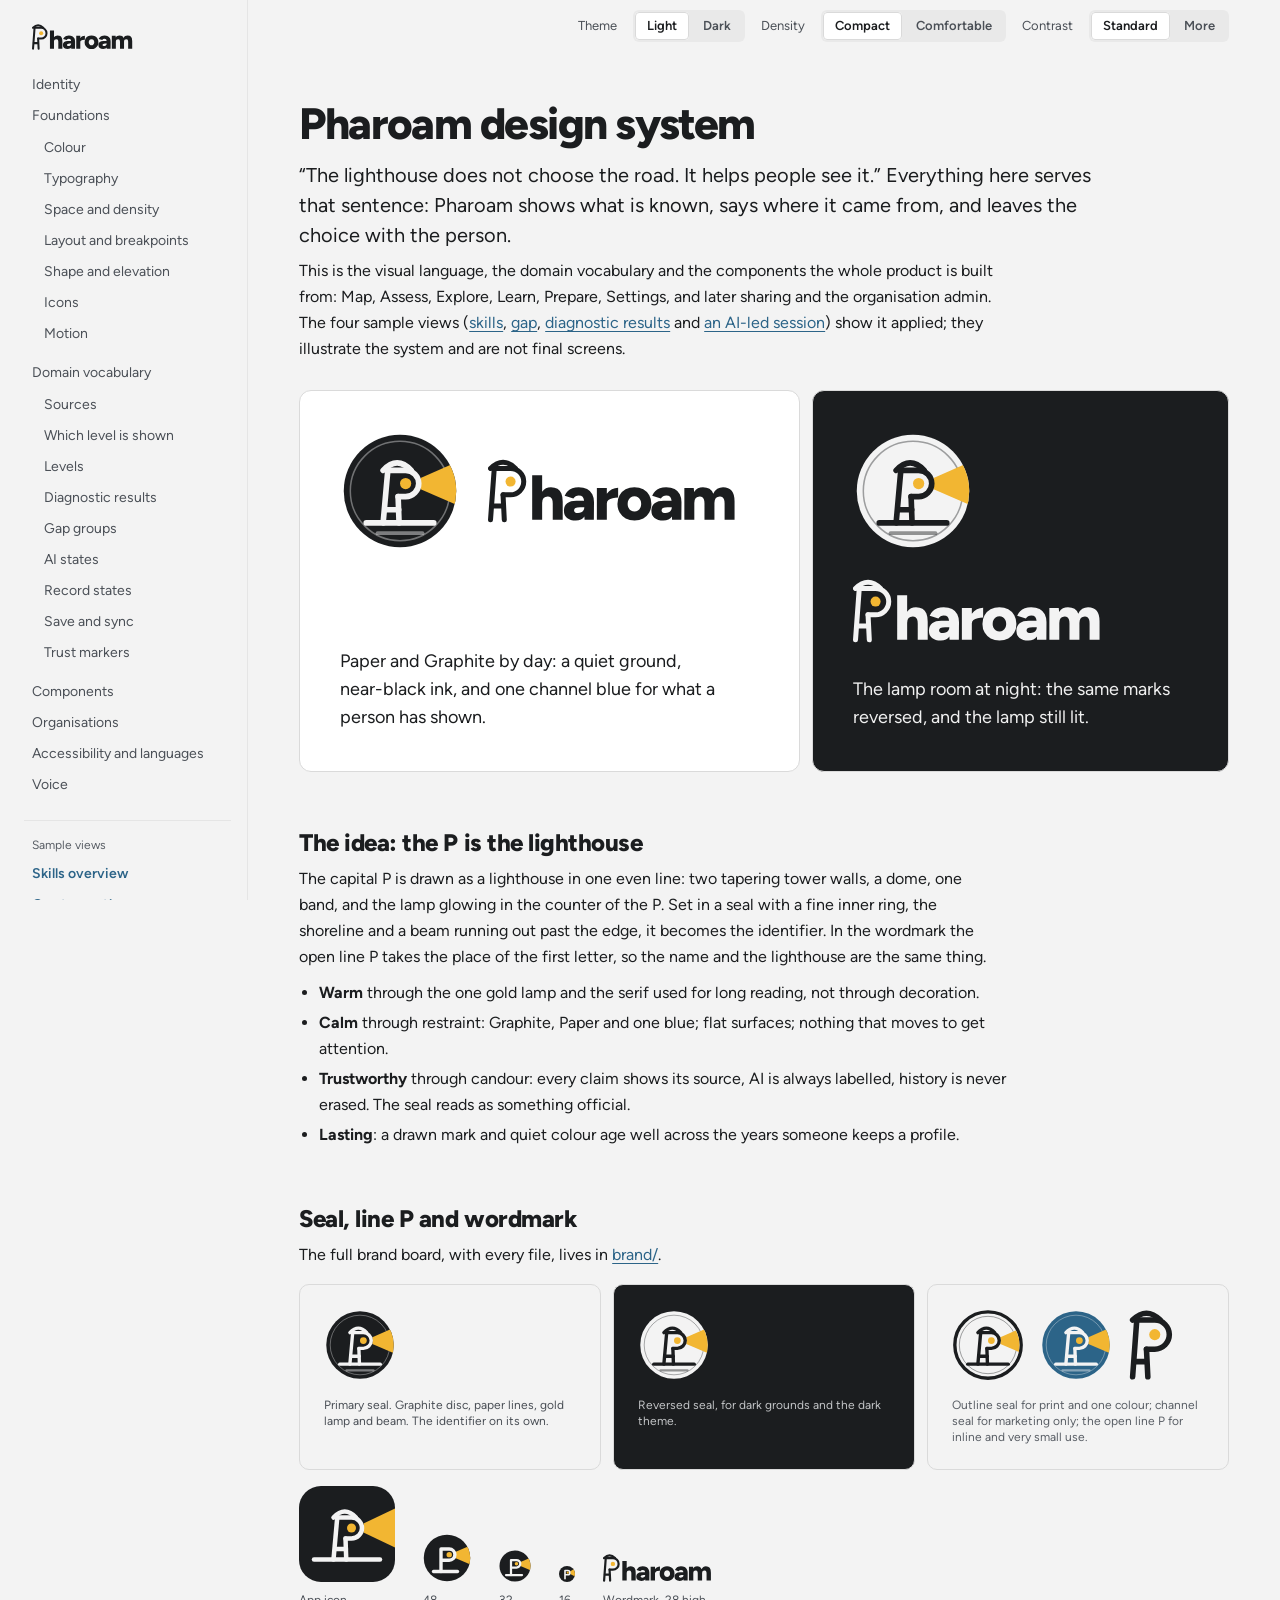
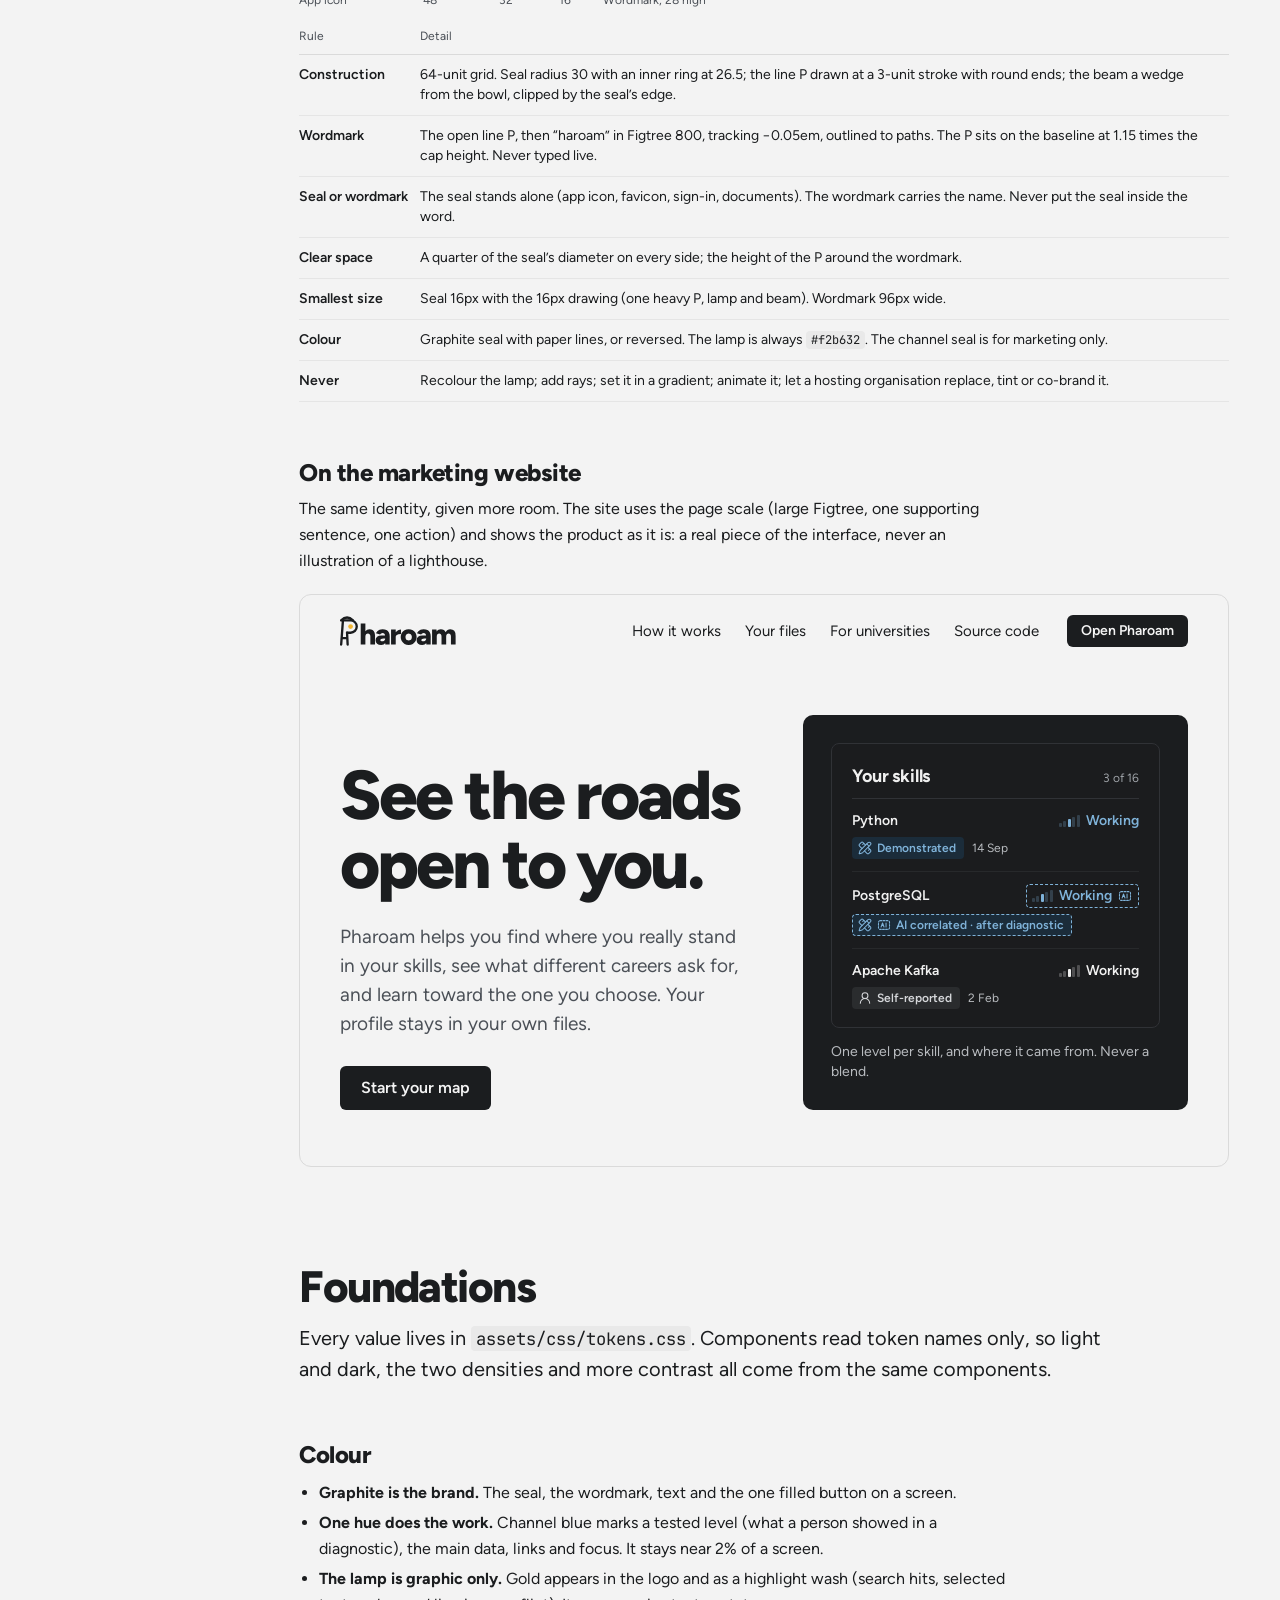
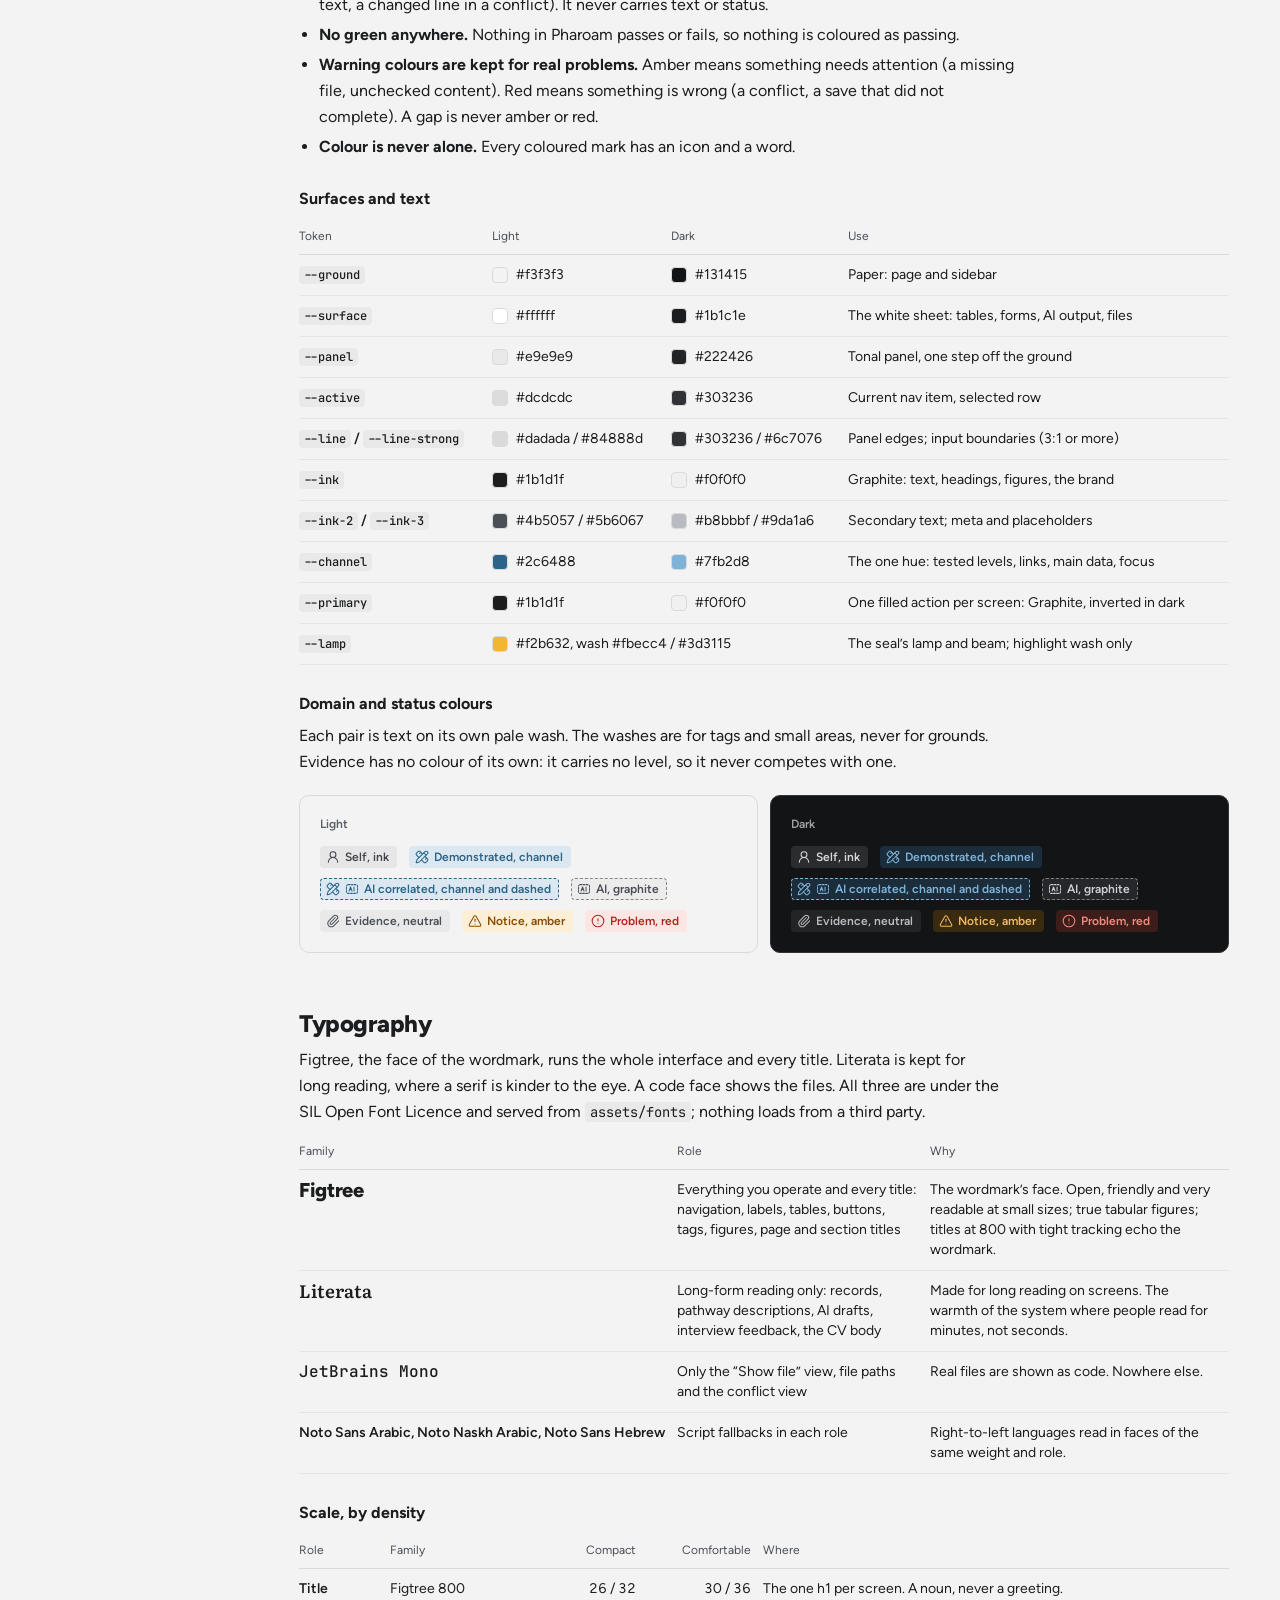
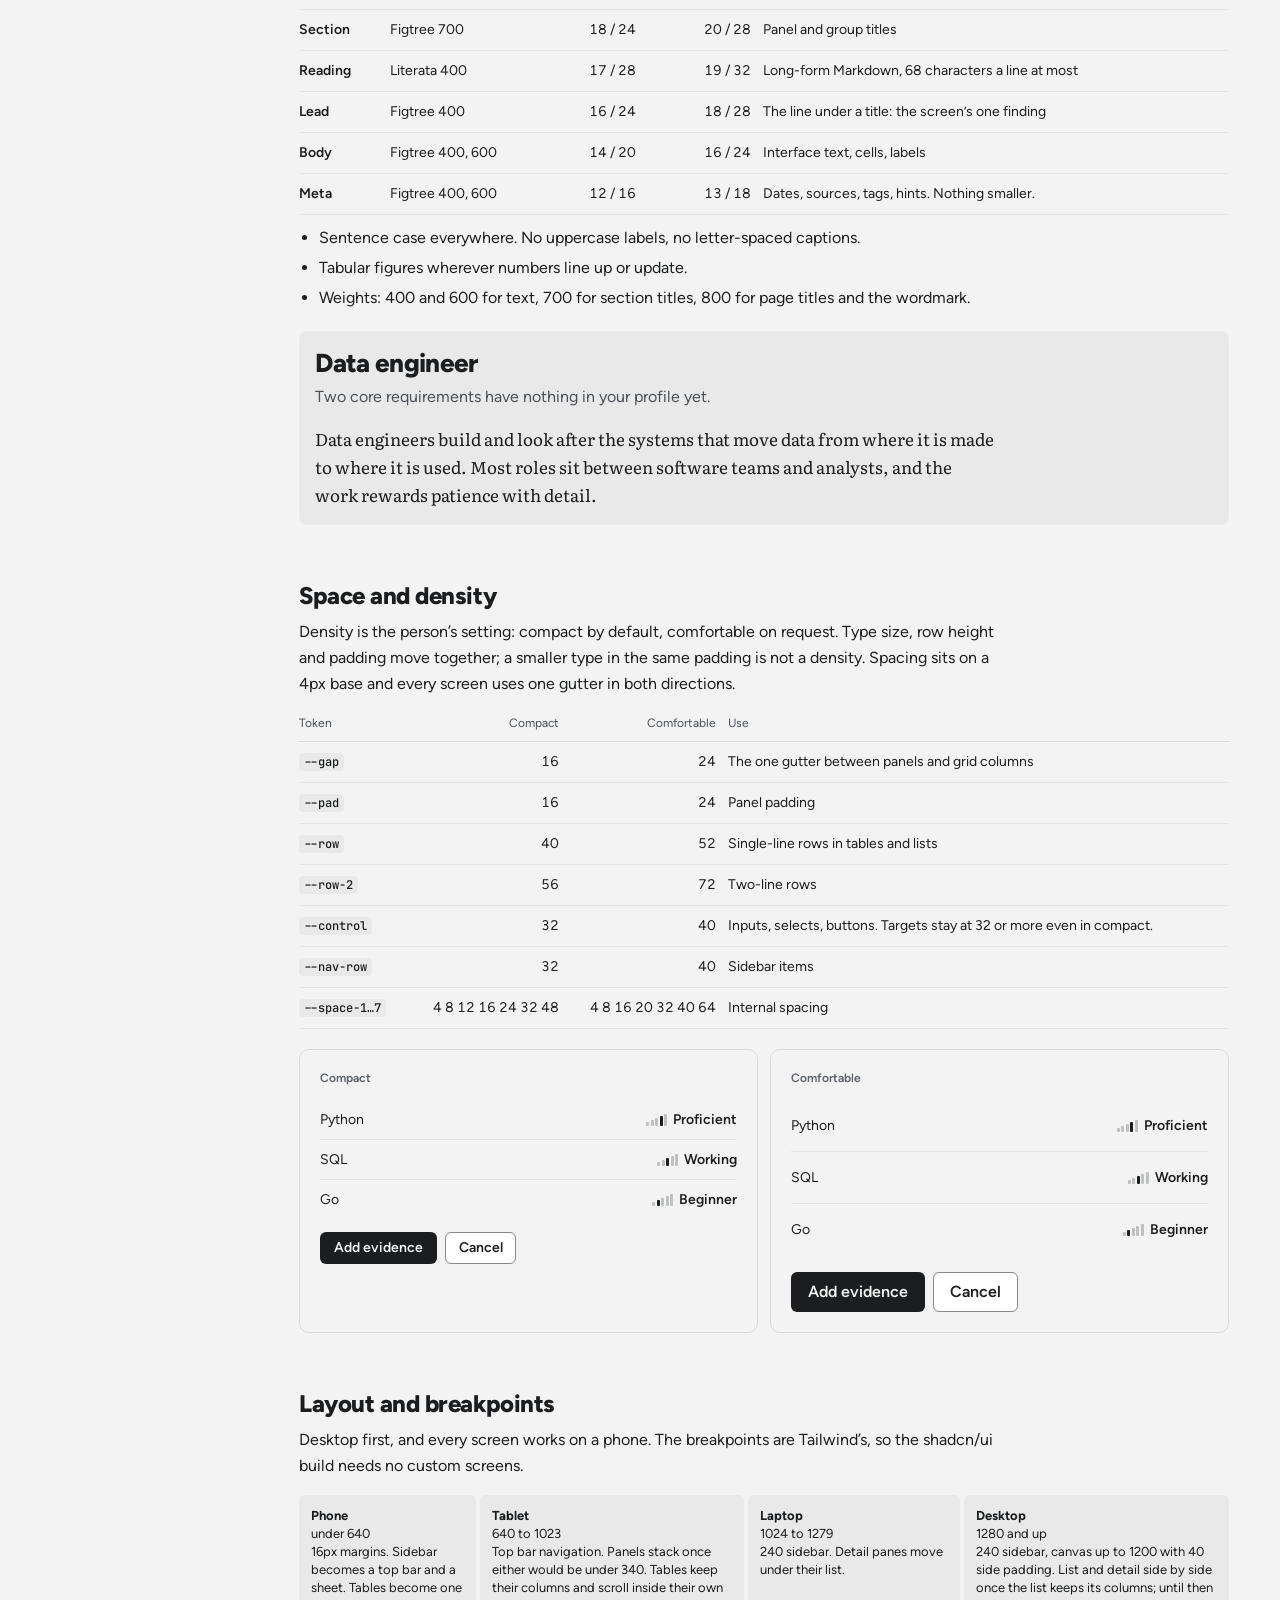
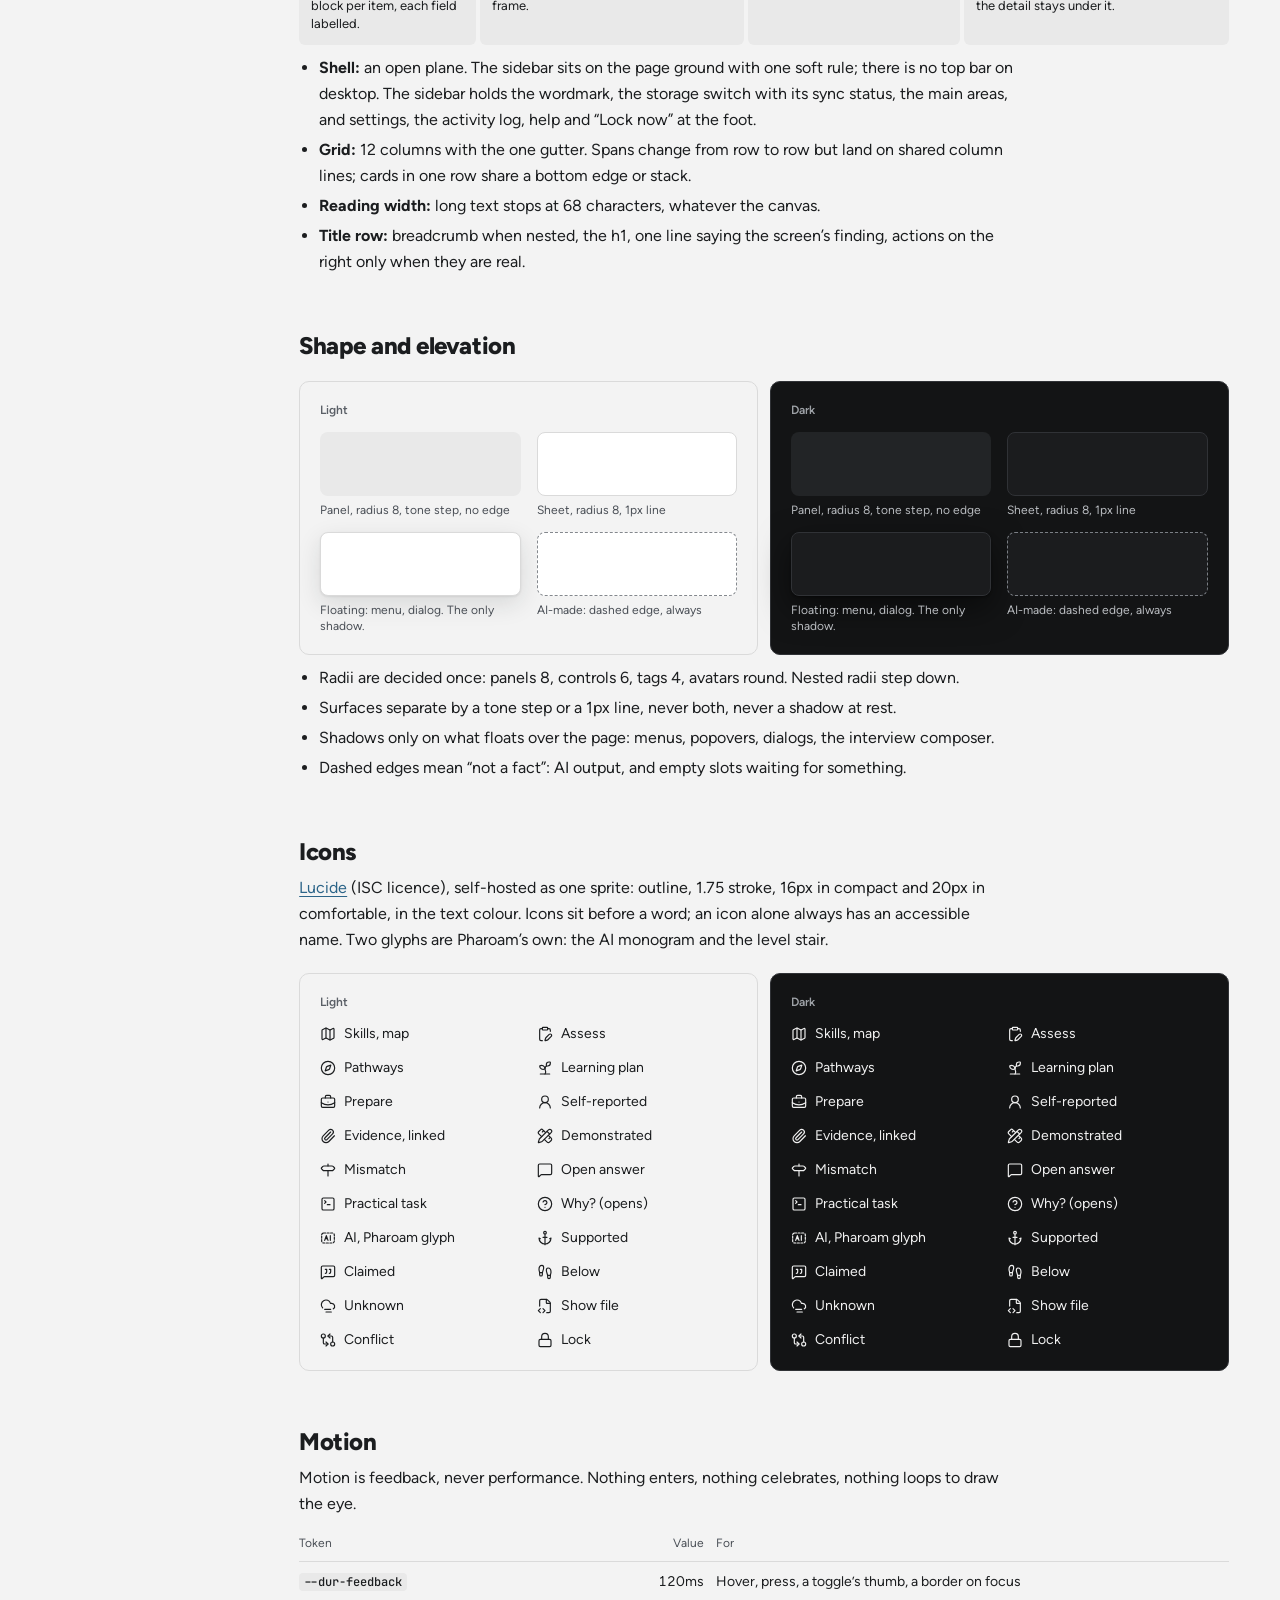
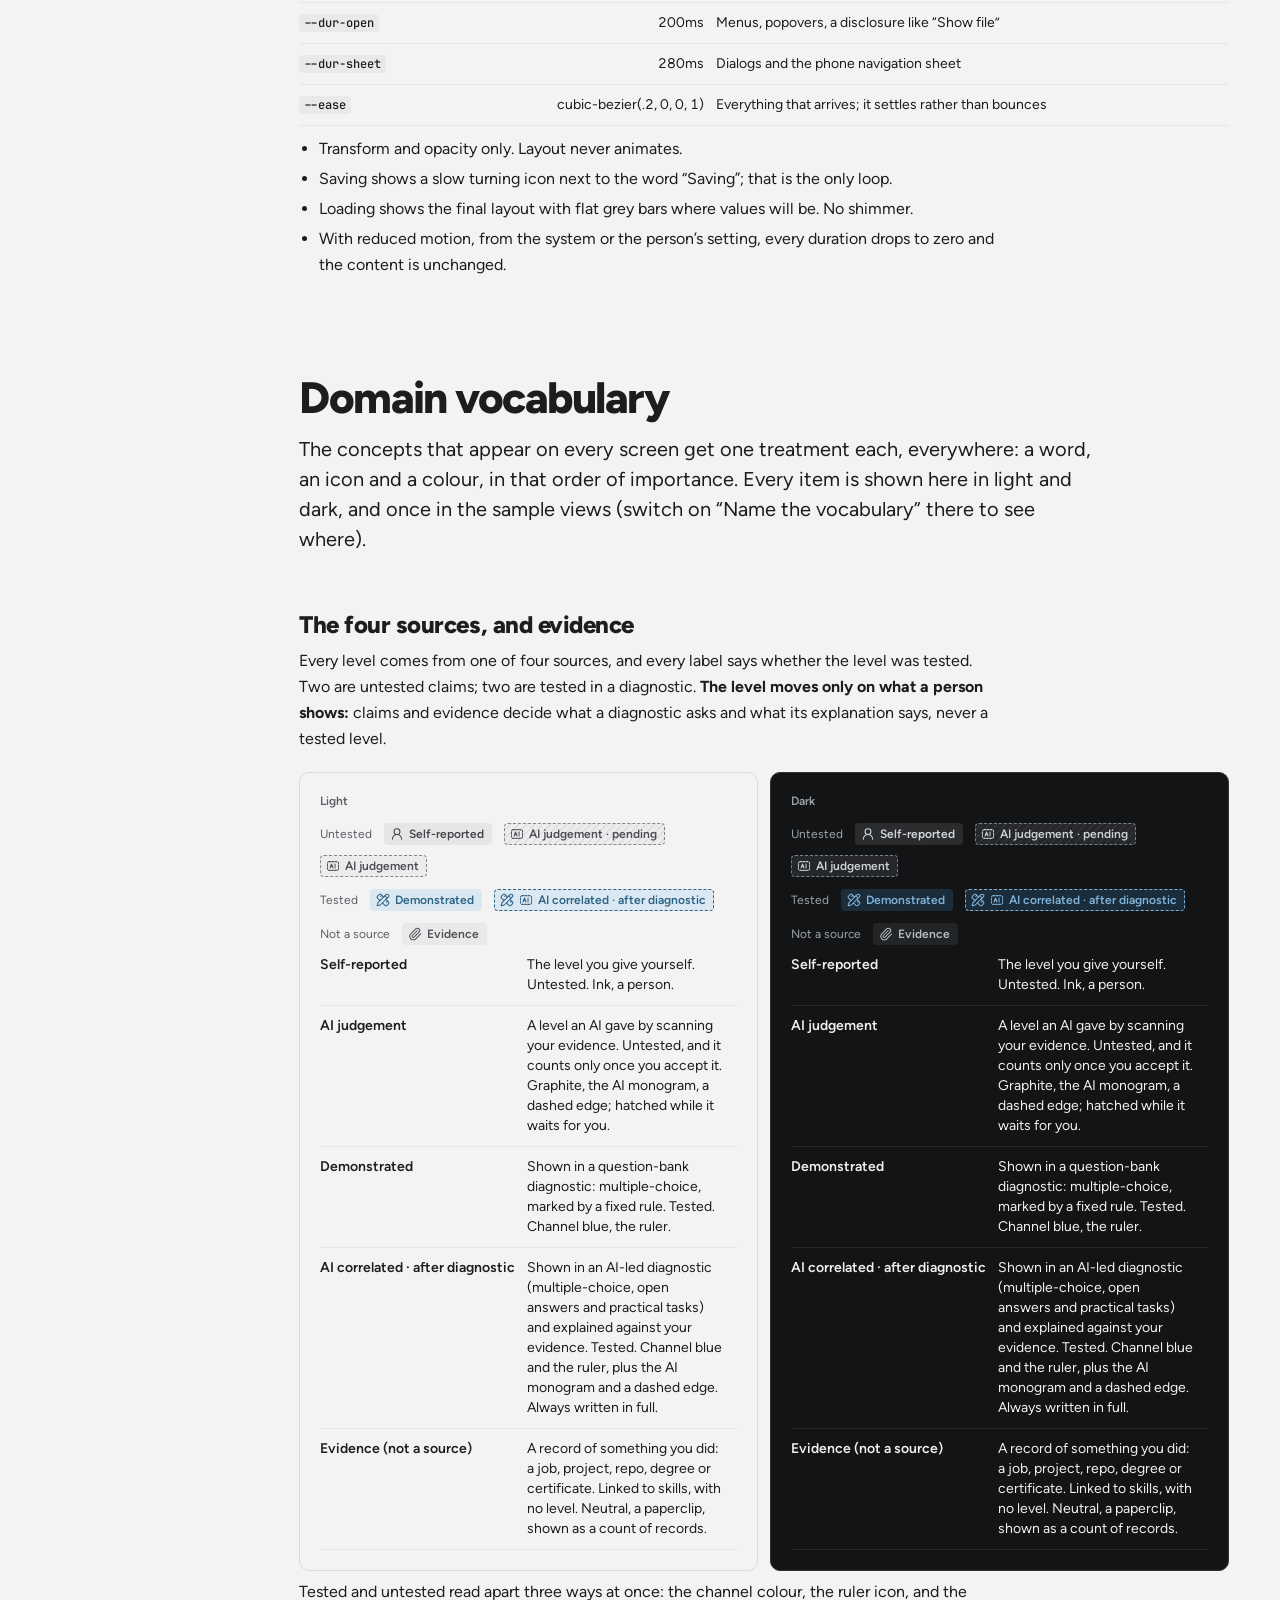
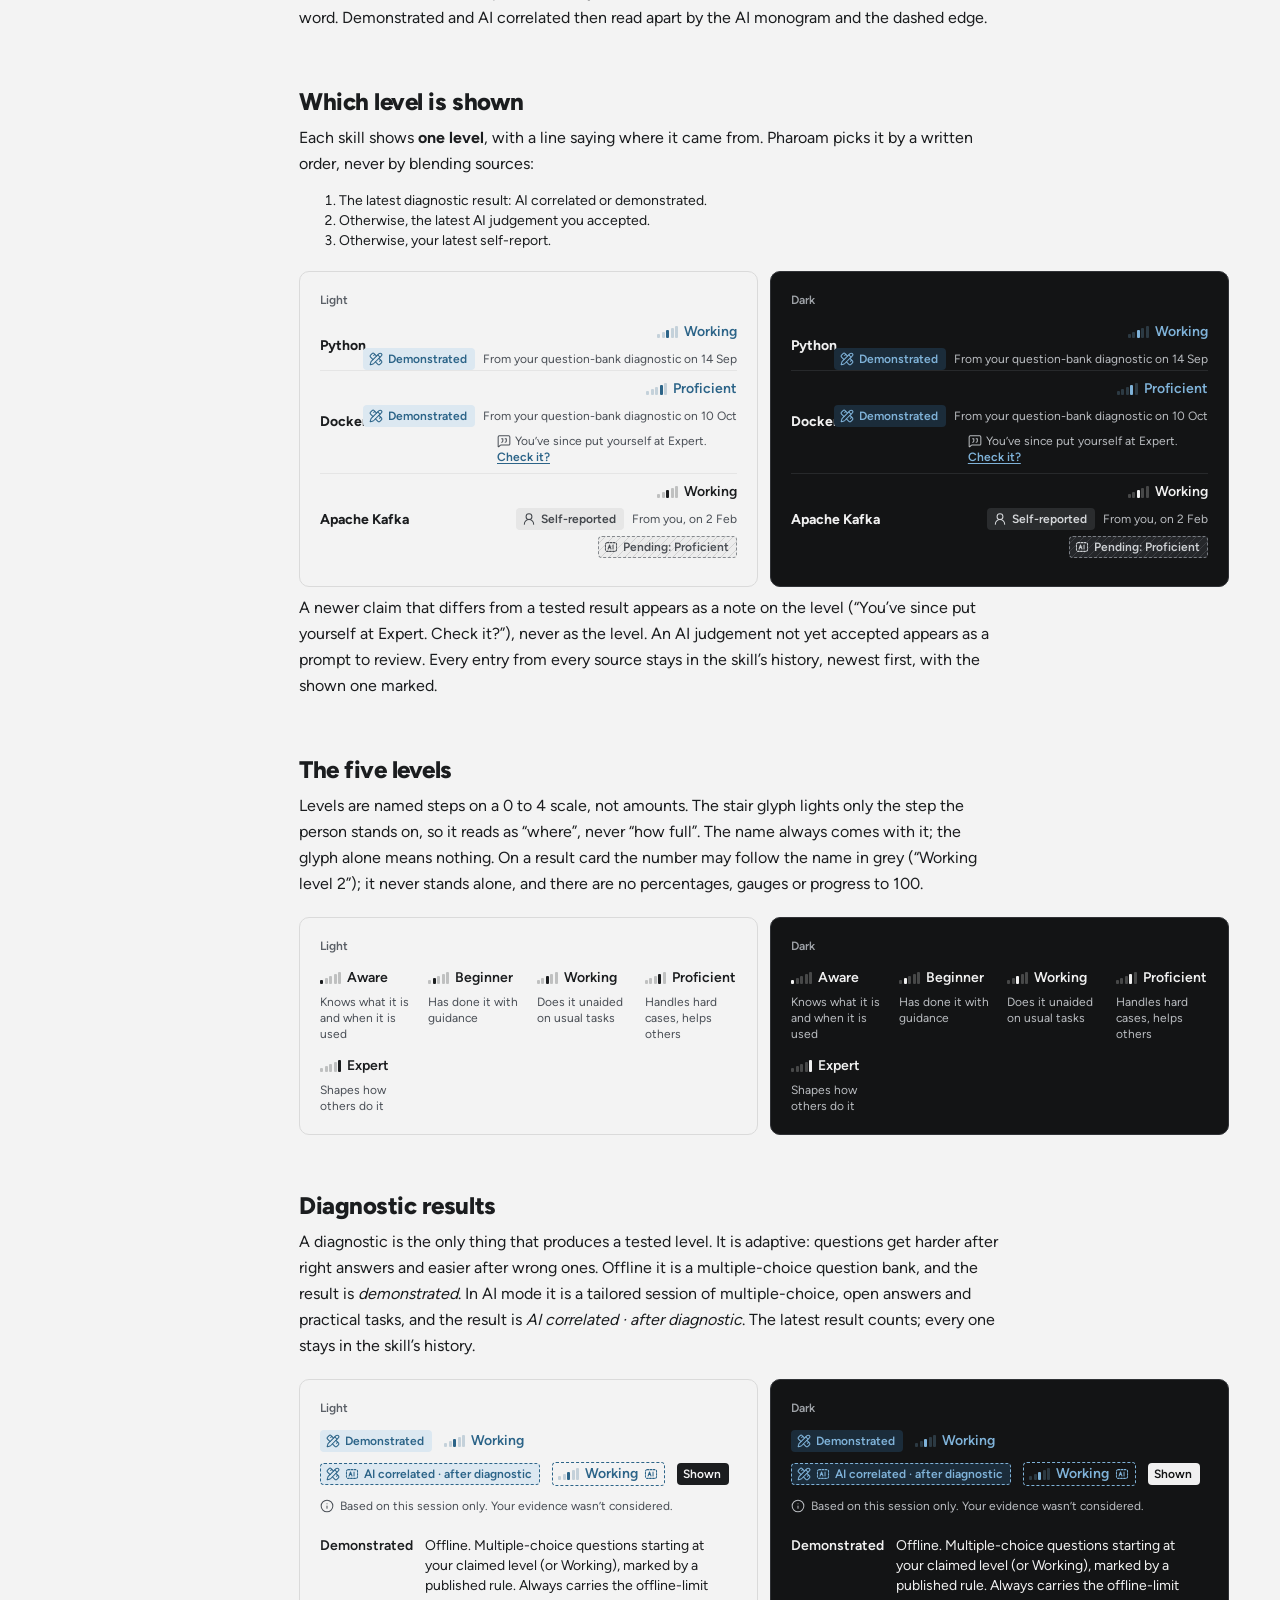
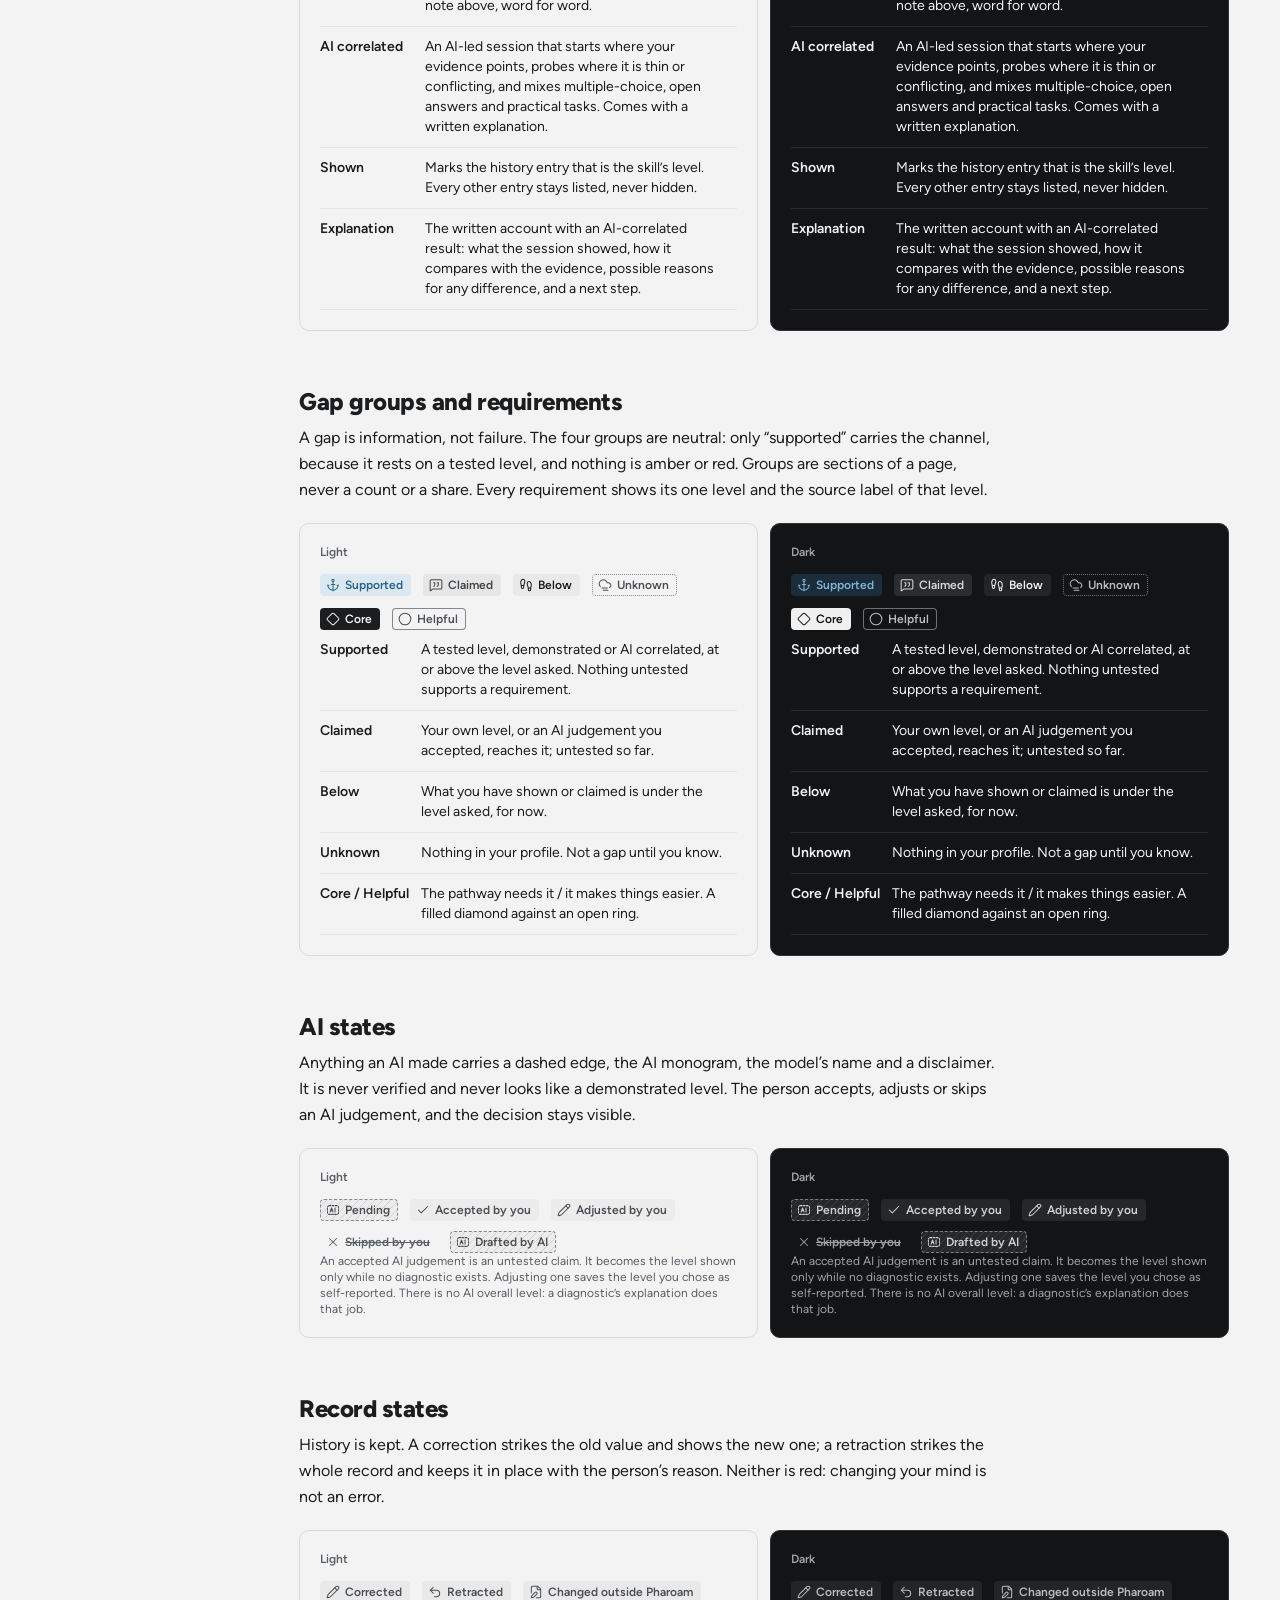
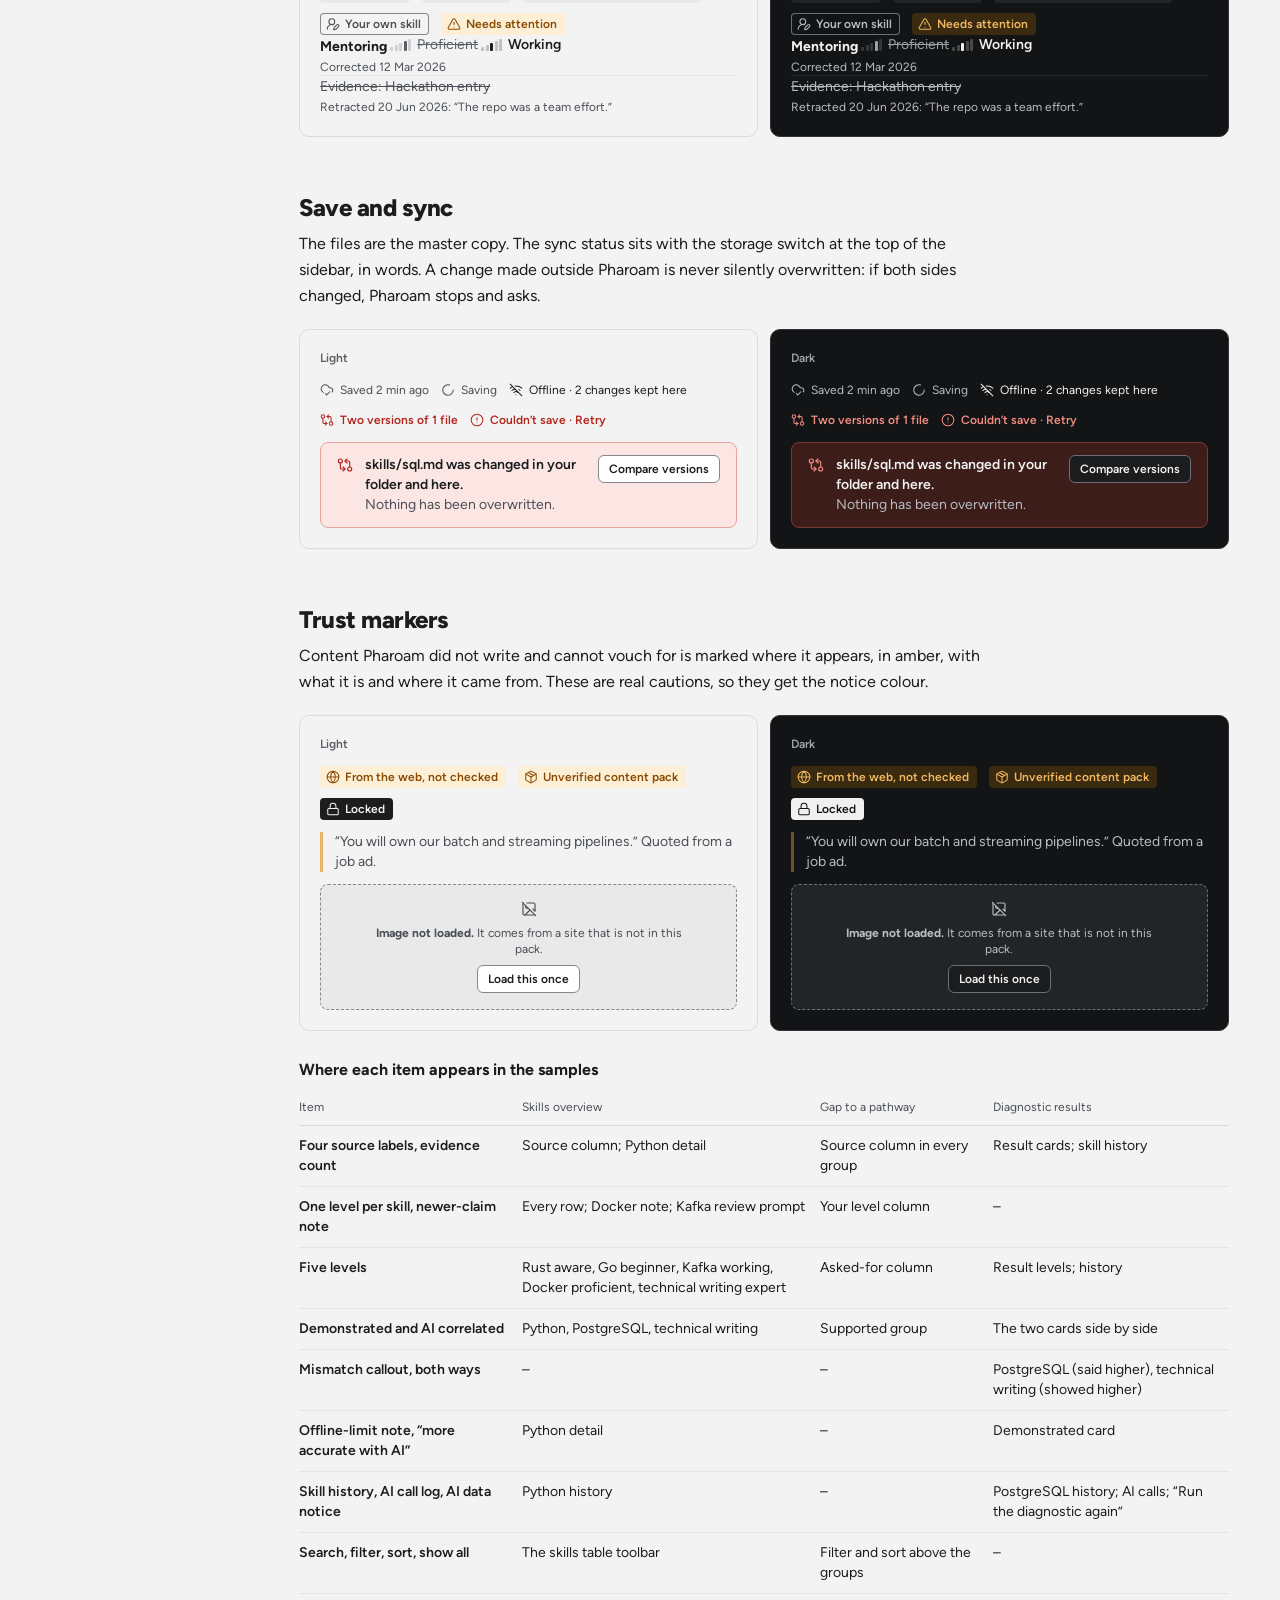
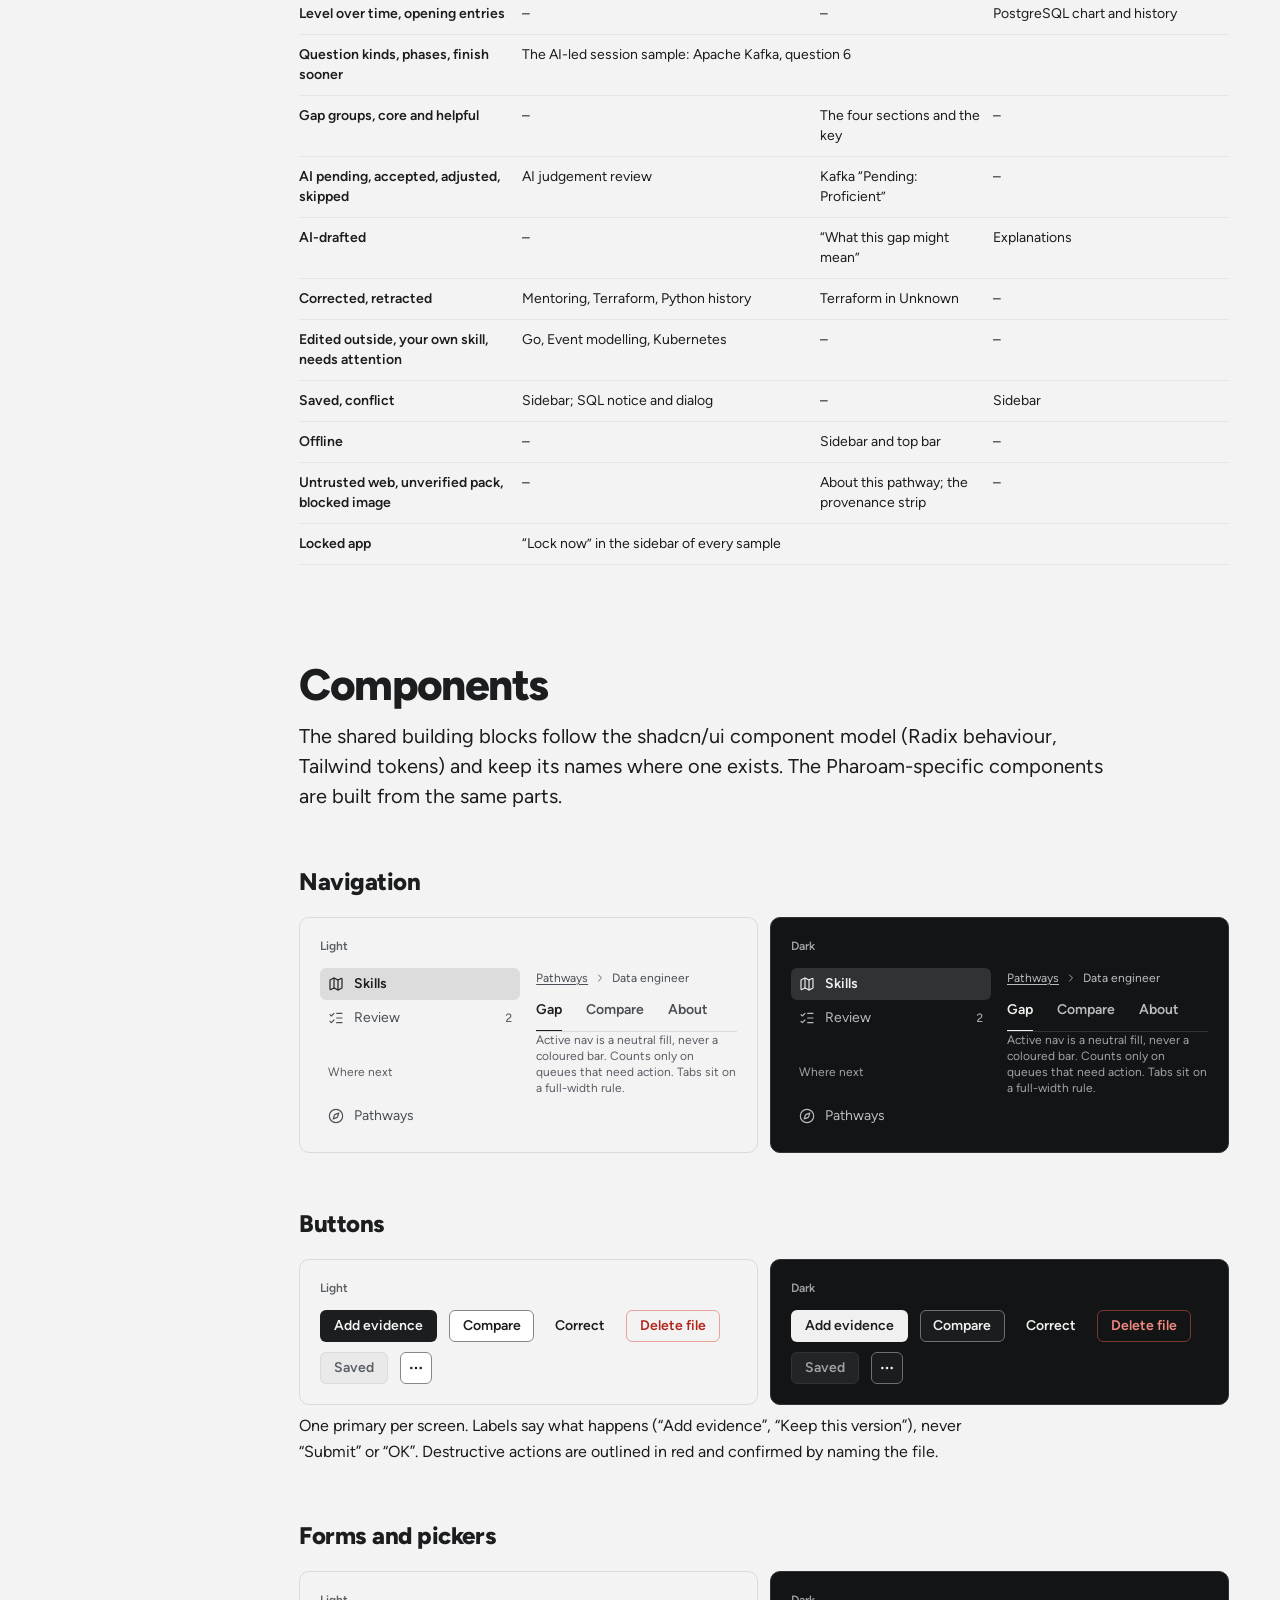
<file: index.html>
<!doctype html>
<html lang="en" data-density="compact">
<head>
<meta charset="utf-8">
<meta name="viewport" content="width=device-width, initial-scale=1">
<title>Pharoam design system</title>
<meta name="description" content="The visual language, domain vocabulary and components Pharoam is built from, in light and dark.">
<link rel="icon" href="brand/favicon.svg" type="image/svg+xml">
<link rel="stylesheet" href="assets/css/tokens.css">
<link rel="stylesheet" href="assets/css/pharoam.css">
<link rel="stylesheet" href="assets/css/doc.css">
</head>
<body>
<script src="assets/icons/lucide/sprite.js"></script>
<script src="assets/js/glyphs.js"></script>
<script src="brand/marks.js"></script>

<div class="doc">
  <nav class="doc-toc" aria-label="Contents">
    <a class="brand" href="#top" aria-label="Pharoam design system"><span data-wordmark></span></a>
    <ol>
      <li><a href="#identity">Identity</a></li>
      <li><a href="#foundations">Foundations</a>
        <ol>
          <li><a href="#colour">Colour</a></li>
          <li><a href="#type">Typography</a></li>
          <li><a href="#space">Space and density</a></li>
          <li><a href="#layout">Layout and breakpoints</a></li>
          <li><a href="#shape">Shape and elevation</a></li>
          <li><a href="#icons">Icons</a></li>
          <li><a href="#motion">Motion</a></li>
        </ol>
      </li>
      <li><a href="#vocabulary">Domain vocabulary</a>
        <ol>
          <li><a href="#v-sources">Sources</a></li>
          <li><a href="#v-shown">Which level is shown</a></li>
          <li><a href="#v-levels">Levels</a></li>
          <li><a href="#v-diagnostic">Diagnostic results</a></li>
          <li><a href="#v-gap">Gap groups</a></li>
          <li><a href="#v-ai">AI states</a></li>
          <li><a href="#v-records">Record states</a></li>
          <li><a href="#v-sync">Save and sync</a></li>
          <li><a href="#v-trust">Trust markers</a></li>
        </ol>
      </li>
      <li><a href="#components">Components</a></li>
      <li><a href="#hosting">Organisations</a></li>
      <li><a href="#a11y">Accessibility and languages</a></li>
      <li><a href="#voice">Voice</a></li>
    </ol>
    <div class="toc-samples">
      <p class="t-meta" style="margin:0 0 6px;padding-inline-start:8px">Sample views</p>
      <ol>
        <li><a href="samples/skills.html">Skills overview</a></li>
        <li><a href="samples/gap.html">Gap to a pathway</a></li>
        <li><a href="samples/diagnostic.html">Diagnostic results</a></li>
        <li><a href="samples/session.html">AI-led session</a></li>
      </ol>
    </div>
  </nav>

  <main class="doc-main" id="top">
    <div class="doc-switches" role="region" aria-label="Page settings">
      <span class="sw-name">Theme</span>
      <span class="seg" role="group" aria-label="Theme"><button data-set="theme=light">Light</button><button data-set="theme=dark">Dark</button></span>
      <span class="sw-name">Density</span>
      <span class="seg" role="group" aria-label="Density"><button data-set="density=compact">Compact</button><button data-set="density=comfortable">Comfortable</button></span>
      <span class="sw-name">Contrast</span>
      <span class="seg" role="group" aria-label="Contrast"><button data-set="contrast=normal">Standard</button><button data-set="contrast=more">More</button></span>
    </div>

    <!-- ================================================================ -->
    <section id="identity" aria-labelledby="h-identity" style="padding-block-start:48px">
      <h1 class="d-h2" id="h-identity">Pharoam design system</h1>
      <p class="d-lead">“The lighthouse does not choose the road. It helps people see it.” Everything here serves that sentence: Pharoam shows what is known, says where it came from, and leaves the choice with the person.</p>
      <p class="d-text">This is the visual language, the domain vocabulary and the components the whole product is built from: Map, Assess, Explore, Learn, Prepare, Settings, and later sharing and the organisation admin. The four sample views (<a href="samples/skills.html">skills</a>, <a href="samples/gap.html">gap</a>, <a href="samples/diagnostic.html">diagnostic results</a> and <a href="samples/session.html">an AI-led session</a>) show it applied; they illustrate the system and are not final screens.</p>

      <div class="id-hero">
        <div class="tile tile-day">
          <div class="id-lockup"><img src="brand/seal.svg" alt="The Pharoam seal" width="120" height="120"><img class="id-word" src="brand/wordmark.svg" alt="Pharoam"></div>
          <p>Paper and Graphite by day: a quiet ground, near-black ink, and one channel blue for what a person has shown.</p>
        </div>
        <div class="tile tile-night">
          <div class="id-lockup"><img src="brand/seal-reversed.svg" alt="The Pharoam seal, reversed" width="120" height="120"><img class="id-word" src="brand/wordmark-reversed.svg" alt="Pharoam"></div>
          <p>The lamp room at night: the same marks reversed, and the lamp still lit.</p>
        </div>
      </div>

      <h3 class="d-h3">The idea: the P is the lighthouse</h3>
      <p class="d-text">The capital P is drawn as a lighthouse in one even line: two tapering tower walls, a dome, one band, and the lamp glowing in the counter of the P. Set in a seal with a fine inner ring, the shoreline and a beam running out past the edge, it becomes the identifier. In the wordmark the open line P takes the place of the first letter, so the name and the lighthouse are the same thing.</p>
      <ul class="d-list">
        <li><strong>Warm</strong> through the one gold lamp and the serif used for long reading, not through decoration.</li>
        <li><strong>Calm</strong> through restraint: Graphite, Paper and one blue; flat surfaces; nothing that moves to get attention.</li>
        <li><strong>Trustworthy</strong> through candour: every claim shows its source, AI is always labelled, history is never erased. The seal reads as something official.</li>
        <li><strong>Lasting</strong>: a drawn mark and quiet colour age well across the years someone keeps a profile.</li>
      </ul>

      <h3 class="d-h3">Seal, line P and wordmark</h3>
      <p class="d-text">The full brand board, with every file, lives in <a href="brand/index.html">brand/</a>.</p>
      <div class="symbol-grid">
        <div style="background:#f3f3f3;color:#1b1d1f">
          <img src="brand/seal.svg" alt="Primary seal" width="72" height="72">
          <span class="t-meta" style="color:#4b5057">Primary seal. Graphite disc, paper lines, gold lamp and beam. The identifier on its own.</span>
        </div>
        <div style="background:#1b1d1f;color:#f0f0f0">
          <img src="brand/seal-reversed.svg" alt="Reversed seal" width="72" height="72">
          <span class="t-meta" style="color:#c0c2c4">Reversed seal, for dark grounds and the dark theme.</span>
        </div>
        <div>
          <div class="cluster" style="gap:16px"><img src="brand/seal-outline.svg" alt="Outline seal" width="72" height="72"><img src="brand/seal-channel.svg" alt="Channel seal" width="72" height="72"><img src="brand/line-p.svg" alt="Open line P" width="48" height="72"></div>
          <span class="t-meta">Outline seal for print and one colour; channel seal for marketing only; the open line P for inline and very small use.</span>
        </div>
      </div>
      <div class="logo-sizes" aria-label="Icon sizes">
        <figure><img src="brand/app-icon.svg" width="96" height="96" alt="App icon" style="border-radius:22px"><figcaption>App icon</figcaption></figure>
        <figure><img src="brand/favicon.svg" width="48" height="48" alt="48 pixel icon"><figcaption>48</figcaption></figure>
        <figure><img src="brand/favicon.svg" width="32" height="32" alt="32 pixel favicon"><figcaption>32</figcaption></figure>
        <figure><img src="brand/favicon-16.svg" width="16" height="16" alt="16 pixel favicon"><figcaption>16</figcaption></figure>
        <figure><span data-wordmark class="wm-28" style="color:var(--ink)"></span><figcaption>Wordmark, 28 high</figcaption></figure>
      </div>
      <table class="d-table">
        <thead><tr><th>Rule</th><th>Detail</th></tr></thead>
        <tbody>
          <tr><td>Construction</td><td>64-unit grid. Seal radius 30 with an inner ring at 26.5; the line P drawn at a 3-unit stroke with round ends; the beam a wedge from the bowl, clipped by the seal’s edge.</td></tr>
          <tr><td>Wordmark</td><td>The open line P, then “haroam” in Figtree 800, tracking −0.05em, outlined to paths. The P sits on the baseline at 1.15 times the cap height. Never typed live.</td></tr>
          <tr><td>Seal or wordmark</td><td>The seal stands alone (app icon, favicon, sign-in, documents). The wordmark carries the name. Never put the seal inside the word.</td></tr>
          <tr><td>Clear space</td><td>A quarter of the seal’s diameter on every side; the height of the P around the wordmark.</td></tr>
          <tr><td>Smallest size</td><td>Seal 16px with the 16px drawing (one heavy P, lamp and beam). Wordmark 96px wide.</td></tr>
          <tr><td>Colour</td><td>Graphite seal with paper lines, or reversed. The lamp is always <code>#f2b632</code>. The channel seal is for marketing only.</td></tr>
          <tr><td>Never</td><td>Recolour the lamp; add rays; set it in a gradient; animate it; let a hosting organisation replace, tint or co-brand it.</td></tr>
        </tbody>
      </table>

      <h3 class="d-h3">On the marketing website</h3>
      <p class="d-text">The same identity, given more room. The site uses the page scale (large Figtree, one supporting sentence, one action) and shows the product as it is: a real piece of the interface, never an illustration of a lighthouse.</p>
      <div class="mkt">
        <div class="mkt-nav">
          <span data-wordmark></span>
          <nav aria-label="Marketing site"><a href="#">How it works</a><a href="#">Your files</a><a href="#">For universities</a><a href="#">Source code</a></nav>
          <a class="btn btn-primary" href="#">Open Pharoam</a>
        </div>
        <div class="mkt-hero">
          <div>
            <h3>See the roads open to you.</h3>
            <p>Pharoam helps you find where you really stand in your skills, see what different careers ask for, and learn toward the one you choose. Your profile stays in your own files.</p>
            <a class="btn btn-primary" href="#" style="min-height:44px;padding-inline:20px;font-size:16px">Start your map</a>
          </div>
          <div class="mkt-beam" data-theme="dark" data-ui>
            <div class="sheet mkt-card">
              <div class="mkt-card-head"><p class="t-section">Your skills</p><span class="t-meta">3 of 16</span></div>
              <ul class="mkt-skills">
                <li>
                  <span class="ms-name"><strong>Python</strong><span class="src-line"><span class="tag src-demo"><svg class="ic"><use href="#i-pencil-ruler"/></svg>Demonstrated</span>14 Sep</span></span>
                  <span class="lvl by-demo" data-level="2"><span class="stairs" aria-hidden="true"><i></i><i></i><i></i><i></i><i></i></span>Working</span>
                </li>
                <li>
                  <span class="ms-name"><strong>PostgreSQL</strong><span class="src-line"><span class="tag src-corr"><svg class="ic"><use href="#i-pencil-ruler"/></svg><svg class="ic"><use href="#i-ai"/></svg>AI correlated · after diagnostic</span></span></span>
                  <span class="lvl by-corr" data-level="2"><span class="stairs" aria-hidden="true"><i></i><i></i><i></i><i></i><i></i></span>Working<svg class="ic" aria-hidden="true"><use href="#i-ai"/></svg></span>
                </li>
                <li>
                  <span class="ms-name"><strong>Apache Kafka</strong><span class="src-line"><span class="tag src-self"><svg class="ic"><use href="#i-user-round"/></svg>Self-reported</span>2 Feb</span></span>
                  <span class="lvl" data-level="2"><span class="stairs" aria-hidden="true"><i></i><i></i><i></i><i></i><i></i></span>Working</span>
                </li>
              </ul>
            </div>
            <p class="mkt-caption">One level per skill, and where it came from. Never a blend.</p>
          </div>
        </div>
      </div>
    </section>

    <!-- ================================================================ -->
    <section id="foundations" aria-labelledby="h-found">
      <h2 class="d-h2" id="h-found">Foundations</h2>
      <p class="d-lead">Every value lives in <code>assets/css/tokens.css</code>. Components read token names only, so light and dark, the two densities and more contrast all come from the same components.</p>

      <h3 class="d-h3" id="colour">Colour</h3>
      <ul class="d-list">
        <li><strong>Graphite is the brand.</strong> The seal, the wordmark, text and the one filled button on a screen.</li>
        <li><strong>One hue does the work.</strong> Channel blue marks a tested level (what a person showed in a diagnostic), the main data, links and focus. It stays near 2% of a screen.</li>
        <li><strong>The lamp is graphic only.</strong> Gold appears in the logo and as a highlight wash (search hits, selected text, a changed line in a conflict). It never carries text or status.</li>
        <li><strong>No green anywhere.</strong> Nothing in Pharoam passes or fails, so nothing is coloured as passing.</li>
        <li><strong>Warning colours are kept for real problems.</strong> Amber means something needs attention (a missing file, unchecked content). Red means something is wrong (a conflict, a save that did not complete). A gap is never amber or red.</li>
        <li><strong>Colour is never alone.</strong> Every coloured mark has an icon and a word.</li>
      </ul>

      <h4 class="d-h4">Surfaces and text</h4>
      <table class="d-table">
        <thead><tr><th>Token</th><th>Light</th><th>Dark</th><th>Use</th></tr></thead>
        <tbody>
          <tr><td><code>--ground</code></td><td><span class="cluster"><span class="chip-i" style="background:#f3f3f3"></span>#f3f3f3</span></td><td><span class="cluster"><span class="chip-i" style="background:#131415"></span>#131415</span></td><td>Paper: page and sidebar</td></tr>
          <tr><td><code>--surface</code></td><td><span class="cluster"><span class="chip-i" style="background:#ffffff"></span>#ffffff</span></td><td><span class="cluster"><span class="chip-i" style="background:#1b1c1e"></span>#1b1c1e</span></td><td>The white sheet: tables, forms, AI output, files</td></tr>
          <tr><td><code>--panel</code></td><td><span class="cluster"><span class="chip-i" style="background:#e9e9e9"></span>#e9e9e9</span></td><td><span class="cluster"><span class="chip-i" style="background:#222426"></span>#222426</span></td><td>Tonal panel, one step off the ground</td></tr>
          <tr><td><code>--active</code></td><td><span class="cluster"><span class="chip-i" style="background:#dcdcdc"></span>#dcdcdc</span></td><td><span class="cluster"><span class="chip-i" style="background:#303236"></span>#303236</span></td><td>Current nav item, selected row</td></tr>
          <tr><td><code>--line</code> / <code>--line-strong</code></td><td><span class="cluster"><span class="chip-i" style="background:#dadada"></span>#dadada / #84888d</span></td><td><span class="cluster"><span class="chip-i" style="background:#303236"></span>#303236 / #6c7076</span></td><td>Panel edges; input boundaries (3:1 or more)</td></tr>
          <tr><td><code>--ink</code></td><td><span class="cluster"><span class="chip-i" style="background:#1b1d1f"></span>#1b1d1f</span></td><td><span class="cluster"><span class="chip-i" style="background:#f0f0f0"></span>#f0f0f0</span></td><td>Graphite: text, headings, figures, the brand</td></tr>
          <tr><td><code>--ink-2</code> / <code>--ink-3</code></td><td><span class="cluster"><span class="chip-i" style="background:#4b5057"></span>#4b5057 / #5b6067</span></td><td><span class="cluster"><span class="chip-i" style="background:#b8bbbf"></span>#b8bbbf / #9da1a6</span></td><td>Secondary text; meta and placeholders</td></tr>
          <tr><td><code>--channel</code></td><td><span class="cluster"><span class="chip-i" style="background:#2c6488"></span>#2c6488</span></td><td><span class="cluster"><span class="chip-i" style="background:#7fb2d8"></span>#7fb2d8</span></td><td>The one hue: tested levels, links, main data, focus</td></tr>
          <tr><td><code>--primary</code></td><td><span class="cluster"><span class="chip-i" style="background:#1b1d1f"></span>#1b1d1f</span></td><td><span class="cluster"><span class="chip-i" style="background:#f0f0f0"></span>#f0f0f0</span></td><td>One filled action per screen: Graphite, inverted in dark</td></tr>
          <tr><td><code>--lamp</code></td><td colspan="2"><span class="cluster"><span class="chip-i" style="background:#f2b632"></span>#f2b632, wash #fbecc4 / #3d3115</span></td><td>The seal’s lamp and beam; highlight wash only</td></tr>
        </tbody>
      </table>

      <h4 class="d-h4">Domain and status colours</h4>
      <p class="d-text">Each pair is text on its own pale wash. The washes are for tags and small areas, never for grounds. Evidence has no colour of its own: it carries no level, so it never competes with one.</p>
      <div data-pair>
        <div class="spec-row">
          <span class="tag src-self"><svg class="ic"><use href="#i-user-round"/></svg>Self, ink</span>
          <span class="tag src-demo"><svg class="ic"><use href="#i-pencil-ruler"/></svg>Demonstrated, channel</span>
          <span class="tag src-corr"><svg class="ic"><use href="#i-pencil-ruler"/></svg><svg class="ic"><use href="#i-ai"/></svg>AI correlated, channel and dashed</span>
          <span class="tag src-ai"><svg class="ic"><use href="#i-ai"/></svg>AI, graphite</span>
          <span class="tag" style="color:var(--ink-2)"><svg class="ic"><use href="#i-paperclip"/></svg>Evidence, neutral</span>
          <span class="tag rec-attention"><svg class="ic"><use href="#i-triangle-alert"/></svg>Notice, amber</span>
          <span class="tag" style="background:var(--problem-wash);color:var(--problem)"><svg class="ic"><use href="#i-circle-alert"/></svg>Problem, red</span>
        </div>
      </div>

      <h3 class="d-h3" id="type">Typography</h3>
      <p class="d-text">Figtree, the face of the wordmark, runs the whole interface and every title. Literata is kept for long reading, where a serif is kinder to the eye. A code face shows the files. All three are under the SIL Open Font Licence and served from <code>assets/fonts</code>; nothing loads from a third party.</p>
      <table class="d-table">
        <thead><tr><th>Family</th><th>Role</th><th>Why</th></tr></thead>
        <tbody>
          <tr><td><span style="font-size:20px;font-weight:800;letter-spacing:-0.02em">Figtree</span></td><td>Everything you operate and every title: navigation, labels, tables, buttons, tags, figures, page and section titles</td><td>The wordmark’s face. Open, friendly and very readable at small sizes; true tabular figures; titles at 800 with tight tracking echo the wordmark.</td></tr>
          <tr><td><span style="font-family:var(--font-read);font-size:18px">Literata</span></td><td>Long-form reading only: records, pathway descriptions, AI drafts, interview feedback, the CV body</td><td>Made for long reading on screens. The warmth of the system where people read for minutes, not seconds.</td></tr>
          <tr><td><span style="font-family:var(--font-code);font-size:16px">JetBrains Mono</span></td><td>Only the “Show file” view, file paths and the conflict view</td><td>Real files are shown as code. Nowhere else.</td></tr>
          <tr><td>Noto Sans Arabic, Noto Naskh Arabic, Noto Sans Hebrew</td><td>Script fallbacks in each role</td><td>Right-to-left languages read in faces of the same weight and role.</td></tr>
        </tbody>
      </table>

      <h4 class="d-h4">Scale, by density</h4>
      <table class="d-table">
        <thead><tr><th>Role</th><th>Family</th><th class="num">Compact</th><th class="num">Comfortable</th><th>Where</th></tr></thead>
        <tbody>
          <tr><td>Title</td><td>Figtree 800</td><td class="num">26 / 32</td><td class="num">30 / 36</td><td>The one h1 per screen. A noun, never a greeting.</td></tr>
          <tr><td>Section</td><td>Figtree 700</td><td class="num">18 / 24</td><td class="num">20 / 28</td><td>Panel and group titles</td></tr>
          <tr><td>Reading</td><td>Literata 400</td><td class="num">17 / 28</td><td class="num">19 / 32</td><td>Long-form Markdown, 68 characters a line at most</td></tr>
          <tr><td>Lead</td><td>Figtree 400</td><td class="num">16 / 24</td><td class="num">18 / 28</td><td>The line under a title: the screen’s one finding</td></tr>
          <tr><td>Body</td><td>Figtree 400, 600</td><td class="num">14 / 20</td><td class="num">16 / 24</td><td>Interface text, cells, labels</td></tr>
          <tr><td>Meta</td><td>Figtree 400, 600</td><td class="num">12 / 16</td><td class="num">13 / 18</td><td>Dates, sources, tags, hints. Nothing smaller.</td></tr>
        </tbody>
      </table>
      <ul class="d-list">
        <li>Sentence case everywhere. No uppercase labels, no letter-spaced captions.</li>
        <li>Tabular figures wherever numbers line up or update.</li>
        <li>Weights: 400 and 600 for text, 700 for section titles, 800 for page titles and the wordmark.</li>
      </ul>
      <div class="specimen panel">
        <p class="t-title">Data engineer</p>
        <p class="t-lead" style="margin-block-start:6px">Two core requirements have nothing in your profile yet.</p>
        <div class="prose" style="margin-block-start:16px">
          <p>Data engineers build and look after the systems that move data from where it is made to where it is used. Most roles sit between software teams and analysts, and the work rewards patience with detail.</p>
        </div>
      </div>

      <h3 class="d-h3" id="space">Space and density</h3>
      <p class="d-text">Density is the person’s setting: compact by default, comfortable on request. Type size, row height and padding move together; a smaller type in the same padding is not a density. Spacing sits on a 4px base and every screen uses one gutter in both directions.</p>
      <table class="d-table">
        <thead><tr><th>Token</th><th class="num">Compact</th><th class="num">Comfortable</th><th>Use</th></tr></thead>
        <tbody>
          <tr><td><code>--gap</code></td><td class="num">16</td><td class="num">24</td><td>The one gutter between panels and grid columns</td></tr>
          <tr><td><code>--pad</code></td><td class="num">16</td><td class="num">24</td><td>Panel padding</td></tr>
          <tr><td><code>--row</code></td><td class="num">40</td><td class="num">52</td><td>Single-line rows in tables and lists</td></tr>
          <tr><td><code>--row-2</code></td><td class="num">56</td><td class="num">72</td><td>Two-line rows</td></tr>
          <tr><td><code>--control</code></td><td class="num">32</td><td class="num">40</td><td>Inputs, selects, buttons. Targets stay at 32 or more even in compact.</td></tr>
          <tr><td><code>--nav-row</code></td><td class="num">32</td><td class="num">40</td><td>Sidebar items</td></tr>
          <tr><td><code>--space-1…7</code></td><td class="num">4 8 12 16 24 32 48</td><td class="num">4 8 16 20 32 40 64</td><td>Internal spacing</td></tr>
        </tbody>
      </table>
      <div class="density-cmp">
        <div data-density="compact">
          <p class="pair-label">Compact</p>
          <ul class="list">
            <li><span class="li-main">Python</span><span class="lvl" data-level="3"><span class="stairs" aria-hidden="true"><i></i><i></i><i></i><i></i><i></i></span>Proficient</span></li>
            <li><span class="li-main">SQL</span><span class="lvl" data-level="2"><span class="stairs" aria-hidden="true"><i></i><i></i><i></i><i></i><i></i></span>Working</span></li>
            <li><span class="li-main">Go</span><span class="lvl" data-level="1"><span class="stairs" aria-hidden="true"><i></i><i></i><i></i><i></i><i></i></span>Beginner</span></li>
          </ul>
          <div class="cluster" style="margin-block-start:12px"><button class="btn btn-primary">Add evidence</button><button class="btn btn-secondary">Cancel</button></div>
        </div>
        <div data-density="comfortable">
          <p class="pair-label">Comfortable</p>
          <ul class="list">
            <li><span class="li-main">Python</span><span class="lvl" data-level="3"><span class="stairs" aria-hidden="true"><i></i><i></i><i></i><i></i><i></i></span>Proficient</span></li>
            <li><span class="li-main">SQL</span><span class="lvl" data-level="2"><span class="stairs" aria-hidden="true"><i></i><i></i><i></i><i></i><i></i></span>Working</span></li>
            <li><span class="li-main">Go</span><span class="lvl" data-level="1"><span class="stairs" aria-hidden="true"><i></i><i></i><i></i><i></i><i></i></span>Beginner</span></li>
          </ul>
          <div class="cluster" style="margin-block-start:16px"><button class="btn btn-primary">Add evidence</button><button class="btn btn-secondary">Cancel</button></div>
        </div>
      </div>

      <h3 class="d-h3" id="layout">Layout and breakpoints</h3>
      <p class="d-text">Desktop first, and every screen works on a phone. The breakpoints are Tailwind’s, so the shadcn/ui build needs no custom screens.</p>
      <div class="bp">
        <div><b>Phone</b>under 640<br>16px margins. Sidebar becomes a top bar and a sheet. Tables become one block per item, each field labelled.</div>
        <div><b>Tablet</b>640 to 1023<br>Top bar navigation. Panels stack once either would be under 340. Tables keep their columns and scroll inside their own frame.</div>
        <div><b>Laptop</b>1024 to 1279<br>240 sidebar. Detail panes move under their list.</div>
        <div><b>Desktop</b>1280 and up<br>240 sidebar, canvas up to 1200 with 40 side padding. List and detail side by side once the list keeps its columns; until then the detail stays under it.</div>
      </div>
      <ul class="d-list">
        <li><strong>Shell:</strong> an open plane. The sidebar sits on the page ground with one soft rule; there is no top bar on desktop. The sidebar holds the wordmark, the storage switch with its sync status, the main areas, and settings, the activity log, help and “Lock now” at the foot.</li>
        <li><strong>Grid:</strong> 12 columns with the one gutter. Spans change from row to row but land on shared column lines; cards in one row share a bottom edge or stack.</li>
        <li><strong>Reading width:</strong> long text stops at 68 characters, whatever the canvas.</li>
        <li><strong>Title row:</strong> breadcrumb when nested, the h1, one line saying the screen’s finding, actions on the right only when they are real.</li>
      </ul>

      <h3 class="d-h3" id="shape">Shape and elevation</h3>
      <div data-pair>
        <div class="spec-grid" style="grid-template-columns:repeat(auto-fit,minmax(140px,1fr))">
          <div class="spec-item"><div class="panel" style="min-height:64px"></div><span class="spec-note">Panel, radius 8, tone step, no edge</span></div>
          <div class="spec-item"><div class="sheet" style="min-height:64px"></div><span class="spec-note">Sheet, radius 8, 1px line</span></div>
          <div class="spec-item"><div class="menu" style="min-height:64px;min-inline-size:0"></div><span class="spec-note">Floating: menu, dialog. The only shadow.</span></div>
          <div class="spec-item"><div class="ai" style="min-height:64px"></div><span class="spec-note">AI-made: dashed edge, always</span></div>
        </div>
      </div>
      <ul class="d-list">
        <li>Radii are decided once: panels 8, controls 6, tags 4, avatars round. Nested radii step down.</li>
        <li>Surfaces separate by a tone step or a 1px line, never both, never a shadow at rest.</li>
        <li>Shadows only on what floats over the page: menus, popovers, dialogs, the interview composer.</li>
        <li>Dashed edges mean “not a fact”: AI output, and empty slots waiting for something.</li>
      </ul>

      <h3 class="d-h3" id="icons">Icons</h3>
      <p class="d-text"><a href="https://lucide.dev">Lucide</a> (ISC licence), self-hosted as one sprite: outline, 1.75 stroke, 16px in compact and 20px in comfortable, in the text colour. Icons sit before a word; an icon alone always has an accessible name. Two glyphs are Pharoam’s own: the AI monogram and the level stair.</p>
      <div data-pair>
        <div class="spec-grid" style="grid-template-columns:repeat(auto-fill,minmax(150px,1fr))">
          <span class="cluster"><svg class="ic"><use href="#i-map"/></svg>Skills, map</span>
          <span class="cluster"><svg class="ic"><use href="#i-clipboard-pen"/></svg>Assess</span>
          <span class="cluster"><svg class="ic"><use href="#i-compass"/></svg>Pathways</span>
          <span class="cluster"><svg class="ic"><use href="#i-sprout"/></svg>Learning plan</span>
          <span class="cluster"><svg class="ic"><use href="#i-briefcase-business"/></svg>Prepare</span>
          <span class="cluster"><svg class="ic"><use href="#i-user-round"/></svg>Self-reported</span>
          <span class="cluster"><svg class="ic"><use href="#i-paperclip"/></svg>Evidence, linked</span>
          <span class="cluster"><svg class="ic"><use href="#i-pencil-ruler"/></svg>Demonstrated</span>
          <span class="cluster"><svg class="ic"><use href="#i-signpost"/></svg>Mismatch</span>
          <span class="cluster"><svg class="ic"><use href="#i-message-square"/></svg>Open answer</span>
          <span class="cluster"><svg class="ic"><use href="#i-square-terminal"/></svg>Practical task</span>
          <span class="cluster"><svg class="ic"><use href="#i-circle-help"/></svg>Why? (opens)</span>
          <span class="cluster"><svg class="ic"><use href="#i-ai"/></svg>AI, Pharoam glyph</span>
          <span class="cluster"><svg class="ic"><use href="#i-anchor"/></svg>Supported</span>
          <span class="cluster"><svg class="ic"><use href="#i-message-square-quote"/></svg>Claimed</span>
          <span class="cluster"><svg class="ic"><use href="#i-footprints"/></svg>Below</span>
          <span class="cluster"><svg class="ic"><use href="#i-cloud-fog"/></svg>Unknown</span>
          <span class="cluster"><svg class="ic"><use href="#i-file-code-2"/></svg>Show file</span>
          <span class="cluster"><svg class="ic"><use href="#i-git-compare-arrows"/></svg>Conflict</span>
          <span class="cluster"><svg class="ic"><use href="#i-lock"/></svg>Lock</span>
        </div>
      </div>

      <h3 class="d-h3" id="motion">Motion</h3>
      <p class="d-text">Motion is feedback, never performance. Nothing enters, nothing celebrates, nothing loops to draw the eye.</p>
      <table class="d-table">
        <thead><tr><th>Token</th><th class="num">Value</th><th>For</th></tr></thead>
        <tbody>
          <tr><td><code>--dur-feedback</code></td><td class="num">120ms</td><td>Hover, press, a toggle’s thumb, a border on focus</td></tr>
          <tr><td><code>--dur-open</code></td><td class="num">200ms</td><td>Menus, popovers, a disclosure like “Show file”</td></tr>
          <tr><td><code>--dur-sheet</code></td><td class="num">280ms</td><td>Dialogs and the phone navigation sheet</td></tr>
          <tr><td><code>--ease</code></td><td class="num">cubic-bezier(.2, 0, 0, 1)</td><td>Everything that arrives; it settles rather than bounces</td></tr>
        </tbody>
      </table>
      <ul class="d-list">
        <li>Transform and opacity only. Layout never animates.</li>
        <li>Saving shows a slow turning icon next to the word “Saving”; that is the only loop.</li>
        <li>Loading shows the final layout with flat grey bars where values will be. No shimmer.</li>
        <li>With reduced motion, from the system or the person’s setting, every duration drops to zero and the content is unchanged.</li>
      </ul>
    </section>

    <!-- ================================================================ -->
    <section id="vocabulary" aria-labelledby="h-vocab">
      <h2 class="d-h2" id="h-vocab">Domain vocabulary</h2>
      <p class="d-lead">The concepts that appear on every screen get one treatment each, everywhere: a word, an icon and a colour, in that order of importance. Every item is shown here in light and dark, and once in the sample views (switch on “Name the vocabulary” there to see where).</p>

      <h3 class="d-h3" id="v-sources">The four sources, and evidence</h3>
      <p class="d-text">Every level comes from one of four sources, and every label says whether the level was tested. Two are untested claims; two are tested in a diagnostic. <strong>The level moves only on what a person shows:</strong> claims and evidence decide what a diagnostic asks and what its explanation says, never a tested level.</p>
      <div data-pair>
        <div class="stack">
          <div class="spec-row">
            <span class="t-meta">Untested</span>
            <span class="tag src-self"><svg class="ic"><use href="#i-user-round"/></svg>Self-reported</span>
            <span class="tag src-ai is-pending"><svg class="ic"><use href="#i-ai"/></svg>AI judgement · pending</span>
            <span class="tag src-ai"><svg class="ic"><use href="#i-ai"/></svg>AI judgement</span>
          </div>
          <div class="spec-row">
            <span class="t-meta">Tested</span>
            <span class="tag src-demo"><svg class="ic"><use href="#i-pencil-ruler"/></svg>Demonstrated</span>
            <span class="tag src-corr"><svg class="ic"><use href="#i-pencil-ruler"/></svg><svg class="ic"><use href="#i-ai"/></svg>AI correlated · after diagnostic</span>
          </div>
          <div class="spec-row">
            <span class="t-meta">Not a source</span>
            <span class="tag" style="color:var(--ink-2)"><svg class="ic"><use href="#i-paperclip"/></svg>Evidence</span>
          </div>
          <table class="d-table" style="margin:0">
            <tbody>
              <tr><td>Self-reported</td><td>The level you give yourself. Untested. Ink, a person.</td></tr>
              <tr><td>AI judgement</td><td>A level an AI gave by scanning your evidence. Untested, and it counts only once you accept it. Graphite, the AI monogram, a dashed edge; hatched while it waits for you.</td></tr>
              <tr><td>Demonstrated</td><td>Shown in a question-bank diagnostic: multiple-choice, marked by a fixed rule. Tested. Channel blue, the ruler.</td></tr>
              <tr><td>AI correlated · after diagnostic</td><td>Shown in an AI-led diagnostic (multiple-choice, open answers and practical tasks) and explained against your evidence. Tested. Channel blue and the ruler, plus the AI monogram and a dashed edge. Always written in full.</td></tr>
              <tr><td>Evidence (not a source)</td><td>A record of something you did: a job, project, repo, degree or certificate. Linked to skills, with no level. Neutral, a paperclip, shown as a count of records.</td></tr>
            </tbody>
          </table>
        </div>
      </div>
      <p class="d-text">Tested and untested read apart three ways at once: the channel colour, the ruler icon, and the word. Demonstrated and AI correlated then read apart by the AI monogram and the dashed edge.</p>

      <h3 class="d-h3" id="v-shown">Which level is shown</h3>
      <p class="d-text">Each skill shows <strong>one level</strong>, with a line saying where it came from. Pharoam picks it by a written order, never by blending sources:</p>
      <ol class="d-list">
        <li>The latest diagnostic result: AI correlated or demonstrated.</li>
        <li>Otherwise, the latest AI judgement you accepted.</li>
        <li>Otherwise, your latest self-report.</li>
      </ol>
      <div data-pair>
        <ul class="list">
          <li><span class="li-main"><strong>Python</strong></span><span class="skill-level" style="justify-items:end"><span class="lvl by-demo" data-level="2"><span class="stairs" aria-hidden="true"><i></i><i></i><i></i><i></i><i></i></span>Working</span><span class="src-line"><span class="tag src-demo"><svg class="ic"><use href="#i-pencil-ruler"/></svg>Demonstrated</span>From your question-bank diagnostic on 14 Sep</span></span></li>
          <li style="padding-block:8px"><span class="li-main"><strong>Docker</strong></span><span class="skill-level" style="justify-items:end"><span class="lvl by-demo" data-level="3"><span class="stairs" aria-hidden="true"><i></i><i></i><i></i><i></i><i></i></span>Proficient</span><span class="src-line"><span class="tag src-demo"><svg class="ic"><use href="#i-pencil-ruler"/></svg>Demonstrated</span>From your question-bank diagnostic on 10 Oct</span><p class="claim-note"><svg class="ic"><use href="#i-message-square-quote"/></svg>You’ve since put yourself at Expert. <a href="#">Check it?</a></p></span></li>
          <li style="padding-block:8px"><span class="li-main"><strong>Apache Kafka</strong></span><span class="skill-level" style="justify-items:end"><span class="lvl" data-level="2"><span class="stairs" aria-hidden="true"><i></i><i></i><i></i><i></i><i></i></span>Working</span><span class="src-line"><span class="tag src-self"><svg class="ic"><use href="#i-user-round"/></svg>Self-reported</span>From you, on 2 Feb</span><a class="tag ai-pending" href="#" style="text-decoration:none"><svg class="ic"><use href="#i-ai"/></svg>Pending: Proficient</a></span></li>
        </ul>
      </div>
      <p class="d-text">A newer claim that differs from a tested result appears as a note on the level (“You’ve since put yourself at Expert. Check it?”), never as the level. An AI judgement not yet accepted appears as a prompt to review. Every entry from every source stays in the skill’s history, newest first, with the shown one marked.</p>

      <h3 class="d-h3" id="v-levels">The five levels</h3>
      <p class="d-text">Levels are named steps on a 0 to 4 scale, not amounts. The stair glyph lights only the step the person stands on, so it reads as “where”, never “how full”. The name always comes with it; the glyph alone means nothing. On a result card the number may follow the name in grey (“Working level 2”); it never stands alone, and there are no percentages, gauges or progress to 100.</p>
      <div data-pair>
        <div class="spec-grid" style="grid-template-columns:repeat(auto-fit,minmax(84px,1fr))">
          <div class="spec-item"><span class="lvl" data-level="0"><span class="stairs" aria-hidden="true"><i></i><i></i><i></i><i></i><i></i></span>Aware</span><span class="spec-note">Knows what it is and when it is used</span></div>
          <div class="spec-item"><span class="lvl" data-level="1"><span class="stairs" aria-hidden="true"><i></i><i></i><i></i><i></i><i></i></span>Beginner</span><span class="spec-note">Has done it with guidance</span></div>
          <div class="spec-item"><span class="lvl" data-level="2"><span class="stairs" aria-hidden="true"><i></i><i></i><i></i><i></i><i></i></span>Working</span><span class="spec-note">Does it unaided on usual tasks</span></div>
          <div class="spec-item"><span class="lvl" data-level="3"><span class="stairs" aria-hidden="true"><i></i><i></i><i></i><i></i><i></i></span>Proficient</span><span class="spec-note">Handles hard cases, helps others</span></div>
          <div class="spec-item"><span class="lvl" data-level="4"><span class="stairs" aria-hidden="true"><i></i><i></i><i></i><i></i><i></i></span>Expert</span><span class="spec-note">Shapes how others do it</span></div>
        </div>
      </div>

      <h3 class="d-h3" id="v-diagnostic">Diagnostic results</h3>
      <p class="d-text">A diagnostic is the only thing that produces a tested level. It is adaptive: questions get harder after right answers and easier after wrong ones. Offline it is a multiple-choice question bank, and the result is <em>demonstrated</em>. In AI mode it is a tailored session of multiple-choice, open answers and practical tasks, and the result is <em>AI correlated · after diagnostic</em>. The latest result counts; every one stays in the skill’s history.</p>
      <div data-pair>
        <div class="stack">
          <div class="spec-row">
            <span class="tag src-demo"><svg class="ic"><use href="#i-pencil-ruler"/></svg>Demonstrated</span>
            <span class="lvl by-demo" data-level="2"><span class="stairs" aria-hidden="true"><i></i><i></i><i></i><i></i><i></i></span>Working</span>
            <span class="tag src-corr"><svg class="ic"><use href="#i-pencil-ruler"/></svg><svg class="ic"><use href="#i-ai"/></svg>AI correlated · after diagnostic</span>
            <span class="lvl by-corr" data-level="2"><span class="stairs" aria-hidden="true"><i></i><i></i><i></i><i></i><i></i></span>Working<svg class="ic" aria-hidden="true"><use href="#i-ai"/></svg></span>
            <span class="tag shown">Shown</span>
          </div>
          <p class="offline-note"><svg class="ic"><use href="#i-info"/></svg>Based on this session only. Your evidence wasn’t considered.</p>
          <table class="d-table" style="margin:0">
            <tbody>
              <tr><td>Demonstrated</td><td>Offline. Multiple-choice questions starting at your claimed level (or Working), marked by a published rule. Always carries the offline-limit note above, word for word.</td></tr>
              <tr><td>AI correlated</td><td>An AI-led session that starts where your evidence points, probes where it is thin or conflicting, and mixes multiple-choice, open answers and practical tasks. Comes with a written explanation.</td></tr>
              <tr><td>Shown</td><td>Marks the history entry that is the skill’s level. Every other entry stays listed, never hidden.</td></tr>
              <tr><td>Explanation</td><td>The written account with an AI-correlated result: what the session showed, how it compares with the evidence, possible reasons for any difference, and a next step.</td></tr>
            </tbody>
          </table>
        </div>
      </div>

      <h3 class="d-h3" id="v-gap">Gap groups and requirements</h3>
      <p class="d-text">A gap is information, not failure. The four groups are neutral: only “supported” carries the channel, because it rests on a tested level, and nothing is amber or red. Groups are sections of a page, never a count or a share. Every requirement shows its one level and the source label of that level.</p>
      <div data-pair>
        <div class="stack">
          <div class="spec-row">
            <span class="tag gap-supported"><svg class="ic"><use href="#i-anchor"/></svg>Supported</span>
            <span class="tag gap-claimed"><svg class="ic"><use href="#i-message-square-quote"/></svg>Claimed</span>
            <span class="tag gap-below"><svg class="ic"><use href="#i-footprints"/></svg>Below</span>
            <span class="tag gap-unknown"><svg class="ic"><use href="#i-cloud-fog"/></svg>Unknown</span>
          </div>
          <div class="spec-row">
            <span class="tag req-core"><svg class="ic"><use href="#i-diamond"/></svg>Core</span>
            <span class="tag req-helpful"><svg class="ic"><use href="#i-circle"/></svg>Helpful</span>
          </div>
          <table class="d-table" style="margin:0">
            <tbody>
              <tr><td>Supported</td><td>A tested level, demonstrated or AI correlated, at or above the level asked. Nothing untested supports a requirement.</td></tr>
              <tr><td>Claimed</td><td>Your own level, or an AI judgement you accepted, reaches it; untested so far.</td></tr>
              <tr><td>Below</td><td>What you have shown or claimed is under the level asked, for now.</td></tr>
              <tr><td>Unknown</td><td>Nothing in your profile. Not a gap until you know.</td></tr>
              <tr><td>Core / Helpful</td><td>The pathway needs it / it makes things easier. A filled diamond against an open ring.</td></tr>
            </tbody>
          </table>
        </div>
      </div>

      <h3 class="d-h3" id="v-ai">AI states</h3>
      <p class="d-text">Anything an AI made carries a dashed edge, the AI monogram, the model’s name and a disclaimer. It is never verified and never looks like a demonstrated level. The person accepts, adjusts or skips an AI judgement, and the decision stays visible.</p>
      <div data-pair>
        <div class="stack">
          <div class="spec-row">
            <span class="tag ai-pending"><svg class="ic"><use href="#i-ai"/></svg>Pending</span>
            <span class="tag ai-accepted"><svg class="ic"><use href="#i-check"/></svg>Accepted by you</span>
            <span class="tag ai-adjusted"><svg class="ic"><use href="#i-pencil"/></svg>Adjusted by you</span>
            <span class="tag ai-skipped"><svg class="ic"><use href="#i-x"/></svg>Skipped by you</span>
            <span class="tag ai-drafted"><svg class="ic"><use href="#i-ai"/></svg>Drafted by AI</span>
          </div>
          <p class="t-meta" style="margin:0">An accepted AI judgement is an untested claim. It becomes the level shown only while no diagnostic exists. Adjusting one saves the level you chose as self-reported. There is no AI overall level: a diagnostic’s explanation does that job.</p>
        </div>
      </div>

      <h3 class="d-h3" id="v-records">Record states</h3>
      <p class="d-text">History is kept. A correction strikes the old value and shows the new one; a retraction strikes the whole record and keeps it in place with the person’s reason. Neither is red: changing your mind is not an error.</p>
      <div data-pair>
        <div class="stack">
          <div class="spec-row">
            <span class="tag rec-corrected"><svg class="ic"><use href="#i-pencil"/></svg>Corrected</span>
            <span class="tag rec-retracted"><svg class="ic"><use href="#i-undo-2"/></svg>Retracted</span>
            <span class="tag rec-outside"><svg class="ic"><use href="#i-file-pen"/></svg>Changed outside Pharoam</span>
            <span class="tag rec-custom"><svg class="ic"><use href="#i-user-round-pen"/></svg>Your own skill</span>
            <span class="tag rec-attention"><svg class="ic"><use href="#i-triangle-alert"/></svg>Needs attention</span>
          </div>
          <ul class="list">
            <li><span class="li-main"><strong>Mentoring</strong> <span class="lvl is-struck" data-level="3"><span class="stairs" aria-hidden="true"><i></i><i></i><i></i><i></i><i></i></span>Proficient</span> <span class="lvl" data-level="2"><span class="stairs" aria-hidden="true"><i></i><i></i><i></i><i></i><i></i></span>Working</span><span class="li-sub">Corrected 12 Mar 2026</span></span></li>
            <li class="is-retracted"><span class="li-main"><span class="r-title">Evidence: Hackathon entry</span><span class="li-sub">Retracted 20 Jun 2026: “The repo was a team effort.”</span></span></li>
          </ul>
        </div>
      </div>

      <h3 class="d-h3" id="v-sync">Save and sync</h3>
      <p class="d-text">The files are the master copy. The sync status sits with the storage switch at the top of the sidebar, in words. A change made outside Pharoam is never silently overwritten: if both sides changed, Pharoam stops and asks.</p>
      <div data-pair>
        <div class="stack">
          <div class="spec-row">
            <span class="sync"><svg class="ic"><use href="#i-cloud-check"/></svg>Saved 2 min ago</span>
            <span class="sync sync-saving"><svg class="ic"><use href="#i-loader-circle"/></svg>Saving</span>
            <span class="sync sync-offline"><svg class="ic"><use href="#i-wifi-off"/></svg>Offline · 2 changes kept here</span>
            <span class="sync sync-conflict"><svg class="ic"><use href="#i-git-compare-arrows"/></svg>Two versions of 1 file</span>
            <span class="sync sync-error"><svg class="ic"><use href="#i-circle-alert"/></svg>Couldn’t save · Retry</span>
          </div>
          <div class="notice notice-problem">
            <svg class="ic"><use href="#i-git-compare-arrows"/></svg>
            <div><p class="notice-title">skills/sql.md was changed in your folder and here.</p><p class="muted">Nothing has been overwritten.</p></div>
            <div class="notice-actions"><button class="btn btn-secondary btn-sm">Compare versions</button></div>
          </div>
        </div>
      </div>

      <h3 class="d-h3" id="v-trust">Trust markers</h3>
      <p class="d-text">Content Pharoam did not write and cannot vouch for is marked where it appears, in amber, with what it is and where it came from. These are real cautions, so they get the notice colour.</p>
      <div data-pair>
        <div class="stack">
          <div class="spec-row">
            <span class="tag trust-web"><svg class="ic"><use href="#i-globe"/></svg>From the web, not checked</span>
            <span class="tag trust-pack"><svg class="ic"><use href="#i-package"/></svg>Unverified content pack</span>
            <span class="tag trust-locked"><svg class="ic"><use href="#i-lock"/></svg>Locked</span>
          </div>
          <div class="untrusted"><p style="margin:0" class="muted">“You will own our batch and streaming pipelines.” Quoted from a job ad.</p></div>
          <div class="img-blocked" style="min-block-size:0;padding:16px">
            <svg class="ic"><use href="#i-image-off"/></svg>
            <p><strong>Image not loaded.</strong> It comes from a site that is not in this pack.</p>
            <button class="btn btn-secondary btn-sm">Load this once</button>
          </div>
        </div>
      </div>

      <h4 class="d-h4">Where each item appears in the samples</h4>
      <table class="d-table d-table-wrap">
        <thead><tr><th>Item</th><th>Skills overview</th><th>Gap to a pathway</th><th>Diagnostic results</th></tr></thead>
        <tbody>
          <tr><td>Four source labels, evidence count</td><td>Source column; Python detail</td><td>Source column in every group</td><td>Result cards; skill history</td></tr>
          <tr><td>One level per skill, newer-claim note</td><td>Every row; Docker note; Kafka review prompt</td><td>Your level column</td><td>–</td></tr>
          <tr><td>Five levels</td><td>Rust aware, Go beginner, Kafka working, Docker proficient, technical writing expert</td><td>Asked-for column</td><td>Result levels; history</td></tr>
          <tr><td>Demonstrated and AI correlated</td><td>Python, PostgreSQL, technical writing</td><td>Supported group</td><td>The two cards side by side</td></tr>
          <tr><td>Mismatch callout, both ways</td><td>–</td><td>–</td><td>PostgreSQL (said higher), technical writing (showed higher)</td></tr>
          <tr><td>Offline-limit note, “more accurate with AI”</td><td>Python detail</td><td>–</td><td>Demonstrated card</td></tr>
          <tr><td>Skill history, AI call log, AI data notice</td><td>Python history</td><td>–</td><td>PostgreSQL history; AI calls; “Run the diagnostic again”</td></tr>
          <tr><td>Search, filter, sort, show all</td><td>The skills table toolbar</td><td>Filter and sort above the groups</td><td>–</td></tr>
          <tr><td>Level over time, opening entries</td><td>–</td><td>–</td><td>PostgreSQL chart and history</td></tr>
          <tr><td>Question kinds, phases, finish sooner</td><td colspan="3">The AI-led session sample: Apache Kafka, question 6</td></tr>
          <tr><td>Gap groups, core and helpful</td><td>–</td><td>The four sections and the key</td><td>–</td></tr>
          <tr><td>AI pending, accepted, adjusted, skipped</td><td>AI judgement review</td><td>Kafka “Pending: Proficient”</td><td>–</td></tr>
          <tr><td>AI-drafted</td><td>–</td><td>“What this gap might mean”</td><td>Explanations</td></tr>
          <tr><td>Corrected, retracted</td><td>Mentoring, Terraform, Python history</td><td>Terraform in Unknown</td><td>–</td></tr>
          <tr><td>Edited outside, your own skill, needs attention</td><td>Go, Event modelling, Kubernetes</td><td>–</td><td>–</td></tr>
          <tr><td>Saved, conflict</td><td>Sidebar; SQL notice and dialog</td><td>–</td><td>Sidebar</td></tr>
          <tr><td>Offline</td><td>–</td><td>Sidebar and top bar</td><td>–</td></tr>
          <tr><td>Untrusted web, unverified pack, blocked image</td><td>–</td><td>About this pathway; the provenance strip</td><td>–</td></tr>
          <tr><td>Locked app</td><td colspan="3">“Lock now” in the sidebar of every sample</td></tr>
        </tbody>
      </table>
    </section>

    <!-- ================================================================ -->
    <section id="components" aria-labelledby="h-comp">
      <h2 class="d-h2" id="h-comp">Components</h2>
      <p class="d-lead">The shared building blocks follow the shadcn/ui component model (Radix behaviour, Tailwind tokens) and keep its names where one exists. The Pharoam-specific components are built from the same parts.</p>

      <h3 class="d-h3">Navigation</h3>
      <div data-pair>
        <div class="spec-grid" style="grid-template-columns:200px 1fr;align-items:start">
          <nav class="nav" aria-label="Sidebar example">
            <a href="#" aria-current="page" onclick="return false"><svg class="ic"><use href="#i-map"/></svg>Skills</a>
            <a href="#" onclick="return false"><svg class="ic"><use href="#i-list-checks"/></svg>Review<span class="count">2</span></a>
            <p class="nav-label">Where next</p>
            <a href="#" onclick="return false"><svg class="ic"><use href="#i-compass"/></svg>Pathways</a>
          </nav>
          <div class="stack">
            <nav class="crumbs" aria-label="Breadcrumb example"><a href="#">Pathways</a><svg class="ic ic-dir"><use href="#i-chevron-right"/></svg><span>Data engineer</span></nav>
            <div class="tabs" role="tablist" aria-label="Tabs example"><button role="tab" aria-selected="true">Gap</button><button role="tab" aria-selected="false">Compare</button><button role="tab" aria-selected="false">About</button></div>
            <p class="t-meta" style="margin:0">Active nav is a neutral fill, never a coloured bar. Counts only on queues that need action. Tabs sit on a full-width rule.</p>
          </div>
        </div>
      </div>

      <h3 class="d-h3">Buttons</h3>
      <div data-pair>
        <div class="spec-row">
          <button class="btn btn-primary">Add evidence</button>
          <button class="btn btn-secondary">Compare</button>
          <button class="btn btn-quiet">Correct</button>
          <button class="btn btn-problem">Delete file</button>
          <button class="btn btn-secondary" disabled>Saved</button>
          <button class="btn btn-secondary btn-icon" aria-label="More"><svg class="ic"><use href="#i-ellipsis"/></svg></button>
        </div>
      </div>
      <p class="d-text">One primary per screen. Labels say what happens (“Add evidence”, “Keep this version”), never “Submit” or “OK”. Destructive actions are outlined in red and confirmed by naming the file.</p>

      <h3 class="d-h3">Forms and pickers</h3>
      <div data-pair>
        <form class="spec-grid" style="grid-template-columns:1fr 1fr" onsubmit="return false">
          <div class="field"><label for="f-title">Title</label><input class="input" id="f-title" value="Moving payments to events"></div>
          <div class="field"><label for="f-kind">Kind of evidence</label><select class="select" id="f-kind"><option>Project</option><option>Job</option><option>Course</option><option>Certificate</option></select></div>
          <div class="field"><label for="f-date">Finished</label><input class="input" id="f-date" aria-invalid="true" value="31/02/2025" aria-describedby="f-date-e"><span class="field-error" id="f-date-e"><svg class="ic ic-sm"><use href="#i-circle-alert"/></svg>That date does not exist. Try 28 Feb 2025.</span></div>
          <div class="field"><label for="f-link">Link</label><div class="input-group"><input class="input" id="f-link" value="code.example.org/maya/ledger"><button class="btn btn-secondary" type="button">Check</button></div></div>
          <div class="field" style="grid-column:1/-1"><label for="f-notes">What you did</label><textarea class="textarea" id="f-notes" aria-describedby="f-notes-h">Designed the topic layout and ran the cut-over weekend.</textarea><span class="hint" id="f-notes-h">Saved as Markdown in evidence/2024-payments-events.md</span></div>
          <label class="check"><input type="checkbox" checked> Link this to Apache Kafka</label>
          <label class="radio"><input type="radio" name="vis" checked> Only me</label>
          <label class="switch" style="grid-column:1/-1">Lock Pharoam after 10 minutes away <input type="checkbox" checked></label>
          <div class="field" style="grid-column:1/-1">
            <span class="field-label" id="src-pick">How do you want to check this level?</span>
            <div class="seg" role="group" aria-labelledby="src-pick">
              <button type="button" aria-pressed="true"><svg class="ic"><use href="#i-list-checks"/></svg>Question bank</button>
              <button type="button" aria-pressed="false"><svg class="ic"><use href="#i-ai"/></svg>With AI</button>
            </div>
          </div>
        </form>
      </div>
      <ul class="d-list">
        <li>Labels above fields, always. No placeholder in place of a label.</li>
        <li>Errors say what happened and what to do, beside the field and tied to it.</li>
        <li>Dates are parsed from any common format and shown in words.</li>
      </ul>

      <h3 class="d-h3">Level picker</h3>
      <p class="d-text">A radio group of five named steps, each with what it means, plus an honest way out. Never a slider, never stars.</p>
      <div data-pair class="pair-stack">
        <form onsubmit="return false">
          <fieldset class="lvl-picker">
            <legend>Where are you with SQL?</legend>
            <label><input type="radio" name="lp" data-name="Aware"><span class="lvl" data-level="0"><span class="stairs" aria-hidden="true"><i></i><i></i><i></i><i></i><i></i></span>Aware</span><span class="lvl-desc">I know what it is</span></label>
            <label><input type="radio" name="lp" data-name="Beginner"><span class="lvl" data-level="1"><span class="stairs" aria-hidden="true"><i></i><i></i><i></i><i></i><i></i></span>Beginner</span><span class="lvl-desc">I’ve done it with help</span></label>
            <label><input type="radio" name="lp" data-name="Working" checked><span class="lvl" data-level="2"><span class="stairs" aria-hidden="true"><i></i><i></i><i></i><i></i><i></i></span>Working</span><span class="lvl-desc">I do it on my own</span></label>
            <label><input type="radio" name="lp" data-name="Proficient"><span class="lvl" data-level="3"><span class="stairs" aria-hidden="true"><i></i><i></i><i></i><i></i><i></i></span>Proficient</span><span class="lvl-desc">I handle hard cases</span></label>
            <label><input type="radio" name="lp" data-name="Expert"><span class="lvl" data-level="4"><span class="stairs" aria-hidden="true"><i></i><i></i><i></i><i></i><i></i></span>Expert</span><span class="lvl-desc">Others learn from me</span></label>
            <label class="unsure"><input type="radio" name="lp" data-name="Not sure"><svg class="ic"><use href="#i-circle-help"/></svg>I’m not sure yet</label>
          </fieldset>
          <p class="t-meta" style="margin:10px 0 0">Saved as self-reported: <strong data-level-out>Working</strong></p>
          <div class="claim-prompt" style="margin-block-start:10px">
            <p>Check this level? A diagnostic is what sets a demonstrated level.</p>
            <span class="cp-actions"><button type="button" class="btn btn-secondary btn-sm"><svg class="ic"><use href="#i-list-checks"/></svg>Question bank</button><button type="button" class="btn btn-quiet btn-sm"><svg class="ic"><use href="#i-ai"/></svg>With AI</button><button type="button" class="btn btn-quiet btn-sm" data-claim-skip>Skip</button></span>
          </div>
        </form>
      </div>
      <p class="d-text">Straight after a claim, the self-claim prompt offers to check it: question bank, AI or skip. Skipping keeps the claim as self-reported, with nothing held against it.</p>

      <h3 class="d-h3">Tables and lists</h3>
      <div data-pair>
        <table class="table">
          <thead><tr><th scope="col">Evidence</th><th scope="col">Kind</th><th scope="col" class="t-r">Finished</th></tr></thead>
          <tbody>
            <tr><th scope="row">Billing API rewrite</th><td>Job</td><td class="t-r num">2025-03-31</td></tr>
            <tr><th scope="row">Data pipelines in Python</th><td>Course</td><td class="t-r num">2022-06-14</td></tr>
            <tr><th scope="row">Kubernetes platform migration <span class="tag rec-attention"><svg class="ic"><use href="#i-triangle-alert"/></svg>File missing</span></th><td>Project</td><td class="t-r"><span class="none">—</span></td></tr>
          </tbody>
        </table>
      </div>
      <p class="d-text">Rules and alignment, no zebra stripes. Grey sentence-case headers. Dates right-aligned in ISO where rows are compared. Missing values are a grey dash. On a phone a table becomes one block per row, every field labelled.</p>

      <h3 class="d-h3">List tools: search, filter, sort, show all</h3>
      <div data-pair class="pair-stack">
        <div class="stack">
          <div class="toolbar" id="lt-tools" data-list-tools="lt-rows" data-noun="skills" data-page-size="3" role="search" aria-label="Find skills">
            <label class="search"><svg class="ic"><use href="#i-search"/></svg><input class="input" type="search" placeholder="Search skills" aria-label="Search skills" data-search></label>
            <span class="seg" role="group" aria-label="Show"><button type="button" data-filter="all" aria-pressed="true">All</button><button type="button" data-filter="tested" aria-pressed="false">Tested</button><button type="button" data-filter="untested" aria-pressed="false">Untested</button></span>
            <label class="sort">Sort <select class="select" data-sort><option value="default">By area</option><option value="level:desc">Level, highest first</option><option value="name:asc">A to Z</option><option value="date:desc">Recently changed</option></select></label>
            <span class="count" aria-live="polite">5 skills</span>
          </div>
          <div style="overflow-x:auto">
          <table class="table" style="min-inline-size:460px">
            <thead><tr><th scope="col">Skill</th><th scope="col">Level</th><th scope="col">Source</th></tr></thead>
            <tbody id="lt-rows" data-empty="No skills match. Try another word, or show all.">
            <tr data-row data-name="python" data-level="2" data-date="2026-09-14" data-tags="tested"><th scope="row">Python</th><td><span class="lvl by-demo" data-level="2"><span class="stairs" aria-hidden="true"><i></i><i></i><i></i><i></i><i></i></span>Working</span></td><td><p class="src-line"><span class="tag src-demo"><svg class="ic"><use href="#i-pencil-ruler"/></svg>Demonstrated</span></p></td></tr>
            <tr data-row data-name="postgresql" data-level="2" data-date="2026-10-25" data-tags="tested"><th scope="row">PostgreSQL</th><td><span class="lvl by-corr" data-level="2"><span class="stairs" aria-hidden="true"><i></i><i></i><i></i><i></i><i></i></span>Working<svg class="ic" aria-hidden="true"><use href="#i-ai"/></svg></span></td><td><p class="src-line"><span class="tag src-corr"><svg class="ic"><use href="#i-pencil-ruler"/></svg><svg class="ic"><use href="#i-ai"/></svg>AI correlated · after diagnostic</span></p></td></tr>
            <tr data-row data-name="apache kafka" data-level="2" data-date="2026-02-02" data-tags="untested"><th scope="row">Apache Kafka</th><td><span class="lvl" data-level="2"><span class="stairs" aria-hidden="true"><i></i><i></i><i></i><i></i><i></i></span>Working</span></td><td><p class="src-line"><span class="tag src-self"><svg class="ic"><use href="#i-user-round"/></svg>Self-reported</span></p></td></tr>
            <tr data-row data-name="docker" data-level="3" data-date="2026-10-10" data-tags="tested"><th scope="row">Docker</th><td><span class="lvl by-demo" data-level="3"><span class="stairs" aria-hidden="true"><i></i><i></i><i></i><i></i><i></i></span>Proficient</span></td><td><p class="src-line"><span class="tag src-demo"><svg class="ic"><use href="#i-pencil-ruler"/></svg>Demonstrated</span></p></td></tr>
            <tr data-row data-name="rust" data-level="0" data-date="2026-02-02" data-tags="untested"><th scope="row">Rust</th><td><span class="lvl" data-level="0"><span class="stairs" aria-hidden="true"><i></i><i></i><i></i><i></i><i></i></span>Aware</span></td><td><p class="src-line"><span class="tag src-self"><svg class="ic"><use href="#i-user-round"/></svg>Self-reported</span></p></td></tr>
            </tbody>
          </table>
          </div>
          <div class="list-foot" data-list-foot="lt-tools" hidden><span class="range"></span><button type="button" class="btn btn-secondary btn-sm">Show all</button></div>
        </div>
      </div>
      <ul class="d-list">
        <li>One row above the list it scopes: search, then a filter as a segmented control, then the sort, then the count on the end side. Counts follow the view (“4 of 16 skills”).</li>
        <li>Sorting by level reads from the level shown, highest first by default, with ties A to Z. A sort other than the default drops group headings; on the gap view each row then carries its own Core or Helpful glyph.</li>
        <li>Long lists show the first rows and say so (“Showing 10 of 16”), with “Show all” at the foot. Nothing is paged on a short list. An empty result keeps the frame and says what to try.</li>
      </ul>

      <h3 class="d-h3">Panels and notices</h3>
      <div data-pair>
        <div class="stack">
          <div class="notice notice-attention"><svg class="ic"><use href="#i-triangle-alert"/></svg><div><p class="notice-title">An evidence file is missing.</p><p class="muted">evidence/2025-platform-migration.md is no longer in your folder.</p></div><div class="notice-actions"><button class="btn btn-secondary btn-sm">Find it</button></div></div>
          <div class="notice notice-info"><svg class="ic"><use href="#i-info"/></svg><div><p class="notice-title">go.md changed in your editor on 21 Oct.</p><p class="muted">Pharoam reloaded it. Nothing else changed.</p></div><div class="notice-actions"></div></div>
        </div>
      </div>
      <p class="d-text">Notices sit inside the block they concern, never as a page-wide banner, and say what happened and what to do.</p>

      <h3 class="d-h3">Empty states</h3>
      <div data-pair>
        <div class="empty"><p>No evidence yet. Start with something you did recently: a project, a job, or a course you finished.</p><button class="btn btn-primary">Add evidence</button></div>
      </div>
      <p class="d-text">An empty section keeps its frame and its heading and says the next step in one sentence. No illustrations, no “Nothing to see here!”.</p>

      <h3 class="d-h3">Dialog, menu and tooltip</h3>
      <div data-pair>
        <div class="spec-grid" style="grid-template-columns:minmax(0,1.4fr) minmax(0,1fr);align-items:start">
          <div class="dialog" role="dialog" aria-label="Retract example">
            <h2 class="t-section">Retract “Hackathon entry”?</h2>
            <p class="muted" style="margin:0">It stays in your history, struck through, with your reason. It is unlinked from its skills; no level changes.</p>
            <div class="field" style="margin-top:12px"><label for="why">Your reason (kept in the file)</label><input class="input" id="why" value="The repo was a team effort."></div>
            <div class="dialog-actions"><button class="btn btn-quiet">Keep it</button><button class="btn btn-primary">Retract</button></div>
          </div>
          <div class="stack">
            <div class="menu" role="menu" aria-label="Record menu"><button role="menuitem"><svg class="ic"><use href="#i-pencil"/></svg>Correct</button><button role="menuitem"><svg class="ic"><use href="#i-file-code-2"/></svg>Show file</button><button role="menuitem"><svg class="ic"><use href="#i-history"/></svg>History</button><hr><button role="menuitem"><svg class="ic"><use href="#i-undo-2"/></svg>Retract</button></div>
            <span class="tooltip">AI correlated: from an AI-led diagnostic, explained against your evidence</span>
          </div>
        </div>
      </div>

      <h3 class="d-h3">Skill history</h3>
      <div data-pair>
        <ol class="timeline">
          <li><span class="dot dot-corr"></span><span class="when">25 Oct 2026</span><span class="what"><span class="tag src-corr"><svg class="ic"><use href="#i-pencil-ruler"/></svg><svg class="ic"><use href="#i-ai"/></svg>AI correlated · after diagnostic</span><strong>Working</strong><span class="tag shown">Shown</span></span></li>
          <li><span class="dot dot-ai"></span><span class="when">25 Oct 2026</span><span class="what"><span class="tag src-ai"><svg class="ic"><use href="#i-ai"/></svg>AI judgement</span><strong>Proficient</strong><span class="t-meta">accepted by you</span></span></li>
          <li><span class="dot dot-demo"></span><span class="when">18 Oct 2026</span><span class="what"><span class="tag src-demo"><svg class="ic"><use href="#i-pencil-ruler"/></svg>Demonstrated</span><strong>Working</strong></span></li>
          <li><span class="dot dot-retracted"></span><span class="when">20 Jun 2026</span><span class="what"><span class="tag rec-retracted"><svg class="ic"><use href="#i-undo-2"/></svg>Retracted</span> <del>Evidence: Hackathon entry</del></span><p class="why">“The repo was a team effort.”</p></li>
          <li><span class="dot dot-self"></span><span class="when">2 Feb 2026</span><span class="what"><span class="tag src-self"><svg class="ic"><use href="#i-user-round"/></svg>Self-reported</span><strong>Proficient</strong></span></li>
        </ol>
      </div>
      <p class="d-text">Every entry from every source, newest first, each with its date and source label. The entry shown as the level is marked “Shown”. On a skill’s own page each entry opens its result in place, and the level-over-time chart draws the same entries. Tested entries take the channel; anything AI-made is dashed; a retraction is hollow. Nothing is ever removed from a history.</p>

      <h3 class="d-h3">Long-form text and citations</h3>
      <div data-pair>
        <div>
          <div class="prose">
            <p>Data engineers build and look after the systems that move data from where it is made to where it is used.<a class="cite" href="#">1</a> Most roles sit between software teams and analysts.<a class="cite" href="#">2</a></p>
            <blockquote>“Help analysts trust the numbers.”</blockquote>
          </div>
          <hr class="divider">
          <ol class="sources-list"><li><span class="ref">1</span><span>Sample data roles 0.3, pathways/data-engineer.md</span></li><li><span class="ref">2</span><span>Job ad, fetched 4 Oct 2026 from jobs.example.org. Untrusted.</span></li></ol>
        </div>
      </div>
      <p class="d-text">Markdown records render in Literata at the reading size and measure. Citations are small superscript numbers linked to a sources list under the text; every quoted line says where it came from.</p>

      <h3 class="d-h3">AI output container</h3>
      <div data-pair>
        <section class="ai" aria-label="AI output example">
          <div class="ai-head"><span class="tag ai-drafted"><svg class="ic"><use href="#i-ai"/></svg>Drafted by AI</span><span class="ai-model">Claude Sonnet 5.5, with your key</span><span class="ai-when">Today, 10:42</span></div>
          <div class="ai-body stack">
            <p class="prose" style="font-size:var(--fs-lead);line-height:var(--lh-lead);margin:0">Your Kafka work covers the pipeline-building side of this pathway. The open questions are on the modelling side.</p>
            <p class="ai-disclaimer"><svg class="ic"><use href="#i-info"/></svg>Written by an AI from your files. It can be wrong and it never changes a level.</p>
          </div>
          <div class="ai-actions"><button class="btn btn-secondary btn-sm">Accept as a note</button><button class="btn btn-quiet btn-sm">Edit</button><button class="btn btn-quiet btn-sm">Discard</button></div>
        </section>
      </div>
      <ul class="d-list">
        <li>Always: the dashed edge, the hatched band, “Drafted by AI” or “Proposed”, the model’s name, when it ran, a one-line disclaimer, and the person’s three choices.</li>
        <li>Never: the word “verified”, a tick on AI output, the channel colour of a demonstrated level, or anything saved before the person decides.</li>
        <li>After a decision the edge turns solid and the band says “Accepted by you” or “Edited by you”; the file still records it as AI-made.</li>
      </ul>

      <h3 class="d-h3">AI judgement review</h3>
      <div data-pair>
        <div>
          <div class="queue-bar"><span class="t-meta">From your CV, by Claude Sonnet 5.5 · AI can make mistakes · 2 waiting, 2 decided</span><button class="btn btn-secondary btn-sm" data-accept-all="q-spec"><svg class="ic"><use href="#i-check"/></svg>Accept all <span class="n">2</span> waiting</button></div>
          <ul class="queue" id="q-spec">
            <li class="queue-item"><div class="q-claim"><span class="tag q-state ai-pending"><svg class="ic"><use href="#i-ai"/></svg>Pending</span><strong>Apache Kafka</strong><span class="lvl" data-level="3"><span class="stairs" aria-hidden="true"><i></i><i></i><i></i><i></i><i></i></span>Proficient</span></div><div class="q-actions"><button class="btn btn-secondary btn-sm" data-decide="accept">Accept</button><button class="btn btn-quiet btn-sm" data-decide="adjust">Adjust</button><button class="btn btn-quiet btn-sm" data-decide="skip">Skip</button></div><p class="q-why">“Chose the partition keys for 14 topics.” Quoted from your CV, Pellwick Energy.</p></li>
            <li class="queue-item"><div class="q-claim"><span class="tag q-state ai-pending"><svg class="ic"><use href="#i-ai"/></svg>Pending</span><strong>Stream processing</strong><span class="tag rec-custom">New skill</span><span class="lvl" data-level="2"><span class="stairs" aria-hidden="true"><i></i><i></i><i></i><i></i><i></i></span>Working</span></div><div class="q-actions"><button class="btn btn-secondary btn-sm" data-decide="accept">Accept</button><button class="btn btn-quiet btn-sm" data-decide="adjust">Adjust</button><button class="btn btn-quiet btn-sm" data-decide="skip">Skip</button></div><p class="q-why">“Wrote the consumer that rebuilt balances from the event log.” From the repo pellwick/ledger.</p></li>
            <li class="queue-item is-adjusted"><div class="q-claim"><span class="tag q-state ai-adjusted"><svg class="ic"><use href="#i-pencil"/></svg>Adjusted by you</span><strong>Data quality testing</strong><span class="lvl is-struck" data-level="3"><span class="stairs" aria-hidden="true"><i></i><i></i><i></i><i></i><i></i></span>Proficient</span> <span class="lvl" data-level="2"><span class="stairs" aria-hidden="true"><i></i><i></i><i></i><i></i><i></i></span>Working</span></div><div class="q-actions"><button class="btn btn-quiet btn-sm" data-undo>Undo</button></div></li>
            <li class="queue-item is-skipped"><div class="q-claim"><span class="tag q-state ai-skipped"><svg class="ic"><use href="#i-x"/></svg>Skipped by you</span><strong>Leadership</strong><span class="lvl" data-level="2"><span class="stairs" aria-hidden="true"><i></i><i></i><i></i><i></i><i></i></span>Working</span></div><div class="q-actions"><button class="btn btn-quiet btn-sm" data-undo>Undo</button></div></li>
          </ul>
        </div>
      </div>
      <p class="d-text">One CV can suggest forty skills, so the review works in batch: accept all that are waiting, or go one by one. Each proposal gives its reason, quoted from where it came from. Accepting keeps it as an AI judgement; adjusting saves the level you chose as self-reported; skipping keeps it in the history. Every decision can be undone.</p>

      <h3 class="d-h3">Show file</h3>
      <div data-pair>
        <div class="file-view">
          <div class="file-bar"><svg class="ic ic-sm"><use href="#i-file-code-2"/></svg><code>skills/postgresql.md</code><span class="file-actions"><button class="btn btn-quiet btn-sm">Copy</button><button class="btn btn-quiet btn-sm">Open in your editor</button></span></div>
<pre><span class="y-com">---</span>
<span class="y-key">skill</span>: <span class="y-str">PostgreSQL</span>
<span class="y-key">history</span>:
  - <span class="y-key">source</span>: <span class="y-str">ai-correlated</span>
    <span class="y-key">level</span>: <span class="y-str">working</span>
    <span class="y-key">model</span>: <span class="y-str">claude-sonnet-5-5</span>
    <span class="y-key">date</span>: 2026-10-25
  - <span class="y-key">source</span>: <span class="y-str">demonstrated</span>
    <span class="y-key">level</span>: <span class="y-str">working</span>
    <span class="y-key">date</span>: 2026-10-18
  - <span class="y-key">source</span>: <span class="y-str">self-reported</span>
    <span class="y-key">level</span>: <span class="y-str">proficient</span>
    <span class="y-key">date</span>: 2026-02-02
<span class="y-com">---</span>
<span class="y-head">## Notes</span>
Mostly reporting databases; replication was another team's.</pre>
        </div>
      </div>
      <p class="d-text">The friendly view is the default. “Show file” swaps it for the file as it is on disk, read-only by default, in the code face with gentle syntax colour. Files are always left-to-right, even in a right-to-left interface.</p>

      <h3 class="d-h3">Evidence card</h3>
      <div data-pair>
        <div class="stack">
          <div class="ev-card">
            <p class="ev-title"><strong>Billing API rewrite</strong><span class="t-meta">Job · Pellwick Energy · 2024 to 2025</span></p>
            <div class="ev-links"><span class="t-meta">Linked to</span><span class="tag skill-chip">Python</span><span class="tag skill-chip">PostgreSQL</span><span class="tag skill-chip">Apache Kafka</span></div>
          </div>
          <div class="ev-card">
            <p class="ev-title"><strong>pellwick/ledger</strong><span class="t-meta">Repo · scanned 25 Oct 2026</span></p>
            <div class="ev-links"><span class="t-meta">Linked to</span><span class="tag skill-chip">PostgreSQL</span><span class="tag ai-pending"><svg class="ic"><use href="#i-ai"/></svg>Stream processing, proposed</span><span class="t-meta">by Claude Sonnet 5.5 · AI can make mistakes</span></div>
          </div>
        </div>
      </div>
      <p class="d-text">An evidence card says what the record is and which skills it is linked to. It never shows a level: a repo shows you used a skill, not at what level. Links an AI proposed wait, hatched, until you accept them.</p>

      <h3 class="d-h3">Diagnostic session</h3>
      <div data-pair class="pair-stack">
        <div class="stack">
        <section class="session ai-session" aria-label="Diagnostic session example">
          <div class="session-head">
            <span class="s-skill">PostgreSQL</span><span class="tag q-type"><svg class="ic"><use href="#i-ai"/></svg>AI-led session</span>
            <span class="s-end"><button class="btn btn-quiet btn-sm" data-pace aria-pressed="false" aria-controls="pn-spec"><svg class="ic"><use href="#i-route"/></svg><span class="label">Finish sooner</span></button><button class="btn btn-quiet btn-sm"><svg class="ic"><use href="#i-clock"/></svg>Pause</button></span>
          </div>
          <div class="session-progress">
            <ol class="phases" aria-label="Session progress"><li class="done">Finding your level</li><li class="now" aria-current="step">Checking around it</li><li>Wrapping up</li></ol>
            <span>Question 7 · 12 min so far</span>
          </div>
          <p class="pace-note" id="pn-spec" hidden>Pharoam will try to wrap up in fewer questions. It can’t promise how many; the explanation will say if there was too little to go on.</p>
          <form class="session-q" onsubmit="return false">
            <p class="q-label"><span class="tag q-type"><svg class="ic"><use href="#i-list-checks"/></svg>Multiple-choice</span><span class="tag ai-drafted"><svg class="ic"><use href="#i-ai"/></svg>Written by AI for this session</span><span class="t-meta">Claude Sonnet 5.5 · AI can make mistakes; “I’m not sure” is always an answer</span></p>
            <fieldset class="answers">
              <legend class="q-text">A replica has fallen 40 minutes behind the primary during the nightly batch. What do you look at first?</legend>
              <label><input type="radio" name="sq"> Restart the replica so it catches up from the start</label>
              <label><input type="radio" name="sq" checked> Whether the replica is waiting on WAL it hasn’t received, or replaying WAL it already has</label>
              <label><input type="radio" name="sq"> Raise max_connections on the primary</label>
              <label><input type="radio" name="sq"> I’m not sure</label>
            </fieldset>
          </form>
          <div class="session-foot"><button class="btn btn-quiet btn-sm">Skip this question</button><button class="btn btn-primary btn-sm">Answer</button></div>
        </section>
        <div class="spec-grid" style="grid-template-columns:repeat(auto-fit,minmax(300px,1fr));align-items:start">
          <div class="session ai-session"><div class="session-q">
            <p class="q-label"><span class="tag q-type"><svg class="ic"><use href="#i-message-square"/></svg>Open answer</span><span class="tag ai-drafted"><svg class="ic"><use href="#i-ai"/></svg>Written by AI</span></p>
            <div class="open-answer"><label class="q-text" for="oa-spec">When would you add a read replica rather than a bigger primary?</label><textarea class="textarea" id="oa-spec">When reads dominate and can tolerate a little lag, such as reports. Writes still all go to the primary, so</textarea></div>
          </div></div>
          <div class="session ai-session"><div class="session-q">
            <p class="q-label"><span class="tag q-type"><svg class="ic"><use href="#i-square-terminal"/></svg>Practical task</span><span class="tag ai-drafted"><svg class="ic"><use href="#i-ai"/></svg>Written by AI</span></p>
            <p class="q-text">This query takes 4 seconds. Add the index that fixes it, and say why.</p>
            <div class="task"><div class="file-view"><div class="file-bar"><svg class="ic ic-sm"><use href="#i-file-code-2"/></svg><code>slow-query.sql</code></div><pre>SELECT * FROM payments
WHERE account_id = $1
ORDER BY created_at DESC
LIMIT 20;</pre></div></div>
          </div></div>
        </div>
        <div class="claim-prompt" aria-label="Paused session example">
          <p><strong>PostgreSQL diagnostic, paused at question 7.</strong> Your answers so far are kept; it picks up where you stopped.</p>
          <span class="cp-actions"><button type="button" class="btn btn-secondary btn-sm"><svg class="ic"><use href="#i-arrow-right"/></svg>Resume</button><button type="button" class="btn btn-quiet btn-sm">Start again</button></span>
        </div>
        </div>
      </div>
      <p class="d-text">One question at a time, of three kinds: multiple-choice, an open answer, or a practical task. A question-bank session is multiple-choice only, in a solid frame; an AI-led session mixes all three. An adaptive session has no fixed length, so progress is the phase it is in (finding your level, checking around it, wrapping up), never a count of questions left, a score or a share. “Finish sooner” asks it to wrap up in fewer questions; it is a request, not a promise, and the note under the phases says so. Answers are never marked right or wrong during the session. Pause keeps the place; a paused session waits on the skill, and in Assess, with Resume. In an AI-led session the whole frame is dashed and every question the AI wrote is labelled; “I’m not sure” is always an answer.</p>

      <h3 class="d-h3">Diagnostic result card</h3>
      <div data-pair class="pair-stack">
        <div class="spec-grid" style="grid-template-columns:repeat(auto-fit,minmax(300px,1fr));align-items:start">
          <article class="result" aria-label="Demonstrated result example">
            <div class="result-head">
              <p class="result-where"><span class="tag src-demo"><svg class="ic"><use href="#i-pencil-ruler"/></svg>Demonstrated</span><span class="t-meta">18 Oct 2026</span></p>
              <p class="result-level"><span class="lvl lvl-lg by-demo" data-level="2"><span class="stairs" aria-hidden="true"><i></i><i></i><i></i><i></i><i></i></span>Working <span class="lvl-n">level 2</span></span></p>
            </div>
            <div class="result-body">
              <p class="result-rule">14 multiple-choice questions, starting at Proficient, the level you gave yourself. Marked by the published rule.</p>
              <p class="offline-note"><svg class="ic"><use href="#i-info"/></svg>Based on this session only. Your evidence wasn’t considered.</p>
            </div>
            <div class="result-actions">
              <button class="btn btn-secondary btn-sm"><svg class="ic"><use href="#i-ai"/></svg>Get a more accurate result with AI</button>
              <span class="help-tip"><button class="help-btn" data-help aria-expanded="false" aria-controls="rc-why" aria-label="Why AI is more accurate"><svg class="ic"><use href="#i-circle-help"/></svg></button><span class="tooltip help-pop" id="rc-why" role="note" hidden>AI tailors the questions to you, adds open answers and practical tasks, takes your evidence into account, and explains the result.</span></span>
            </div>
          </article>
          <article class="result result-ai" aria-label="AI-correlated result example">
            <div class="result-head">
              <p class="result-where"><span class="tag src-corr"><svg class="ic"><use href="#i-pencil-ruler"/></svg><svg class="ic"><use href="#i-ai"/></svg>AI correlated · after diagnostic</span><span class="t-meta">25 Oct 2026</span></p>
              <p class="result-level"><span class="lvl lvl-lg by-corr" data-level="2"><span class="stairs" aria-hidden="true"><i></i><i></i><i></i><i></i><i></i></span>Working <span class="lvl-n">level 2</span></span><span class="tag shown">Shown</span></p>
            </div>
            <div class="result-body">
              <p class="result-expl">Strong on indexing and query plans. The replication questions at level 3 were where this session stopped.</p>
              <div class="mismatch">
                <svg class="ic"><use href="#i-signpost"/></svg>
                <div>
                  <p class="mm-title">What you said and what this session showed differ</p>
                  <p class="mm-compare"><span class="mm-item">You said <span class="lvl" data-level="3"><span class="stairs" aria-hidden="true"><i></i><i></i><i></i><i></i><i></i></span>Proficient</span></span><span class="mm-item">This session <span class="lvl by-corr" data-level="2"><span class="stairs" aria-hidden="true"><i></i><i></i><i></i><i></i><i></i></span>Working</span></span></p>
                  <ul><li>You may not have worked on replication recently.</li></ul>
                  <p class="mm-next"><strong>Next step:</strong> a practical task on failover could show it.</p>
                </div>
              </div>
              <p class="result-considered">Considered: this session, 2 jobs, 1 repo, your self-reported level</p>
              <p class="ai-disclaimer"><svg class="ic"><use href="#i-info"/></svg>AI-generated by Claude Sonnet 5.5. AI can make mistakes.</p>
            </div>
            <div class="result-actions"><button class="btn btn-secondary btn-sm"><svg class="ic"><use href="#i-refresh-cw"/></svg>Run the diagnostic again</button></div>
          </article>
        </div>
      </div>
      <ul class="d-list">
        <li>Always: the skill, one level with its name, the source label, the “Considered” list or how it was marked, and the next actions. One result replaces the old per-source level and the AI overall level.</li>
        <li>Demonstrated adds the offline-limit note, word for word, and “Get a more accurate result with AI” with its <strong>?</strong>. AI correlated adds the explanation, the mismatch callout when the levels differ, the “Considered” list, the model’s name and the disclaimer, and “Run the diagnostic again”.</li>
        <li>The mismatch callout works both ways: said higher than shown, or shown higher than said. It gives possible reasons, never certainties, then a next step. Encouraging, never accusing, and never amber or red.</li>
        <li>Never: a score, a percentage, a gauge, a confidence figure, “verified” or “proven”.</li>
      </ul>

      <h3 class="d-h3">Skill level display and newer-claim note</h3>
      <div data-pair>
        <table class="table">
          <thead><tr><th scope="col">Skill</th><th scope="col">Level</th><th scope="col">Source</th></tr></thead>
          <tbody>
            <tr><th scope="row">PostgreSQL</th><td><span class="lvl by-corr" data-level="2"><span class="stairs" aria-hidden="true"><i></i><i></i><i></i><i></i><i></i></span>Working<svg class="ic" aria-hidden="true"><use href="#i-ai"/></svg></span></td><td><p class="src-line"><span class="tag src-corr"><svg class="ic"><use href="#i-pencil-ruler"/></svg><svg class="ic"><use href="#i-ai"/></svg>AI correlated · after diagnostic</span><span>25 Oct</span></p></td></tr>
            <tr><th scope="row">Docker</th><td><span class="from-cell" style="padding-block:6px"><span class="lvl by-demo" data-level="3"><span class="stairs" aria-hidden="true"><i></i><i></i><i></i><i></i><i></i></span>Proficient</span><p class="claim-note"><svg class="ic"><use href="#i-message-square-quote"/></svg>You’ve since put yourself at Expert. <a href="#">Check it?</a></p></span></td><td><p class="src-line"><span class="tag src-demo"><svg class="ic"><use href="#i-pencil-ruler"/></svg>Demonstrated</span><span>10 Oct</span></p></td></tr>
            <tr><th scope="row">Apache Spark</th><td><span class="lvl by-ai" data-level="1"><span class="stairs" aria-hidden="true"><i></i><i></i><i></i><i></i><i></i></span>Beginner</span></td><td><p class="src-line"><span class="tag src-ai"><svg class="ic"><use href="#i-ai"/></svg>AI judgement</span><span>25 Oct</span></p></td></tr>
            <tr><th scope="row">Apache Kafka</th><td><span class="from-cell" style="padding-block:6px"><span class="lvl" data-level="2"><span class="stairs" aria-hidden="true"><i></i><i></i><i></i><i></i><i></i></span>Working</span><a class="tag ai-pending" href="#" style="text-decoration:none"><svg class="ic"><use href="#i-ai"/></svg>Pending: Proficient</a></span></td><td><p class="src-line"><span class="tag src-self"><svg class="ic"><use href="#i-user-round"/></svg>Self-reported</span><span>2 Feb</span></p></td></tr>
          </tbody>
        </table>
      </div>
      <p class="d-text">One level per skill, 0 to 4 with its name, and the source label with its date; on a skill’s own page the source is a full line (“From your AI diagnostic on 25 Oct”). A newer claim that differs from a tested result is a note with a way to check it. A waiting AI judgement is a prompt to review. No percentages, gauges or progress to 100.</p>

      <h3 class="d-h3">Level over time</h3>
      <div data-pair>
        <div>
          <p class="lchart-legend">
            <span class="k"><svg viewBox="0 0 18 12" aria-hidden="true"><line x1="0" y1="6" x2="9" y2="6" stroke="var(--line-strong)" stroke-width="2"/><line x1="9" y1="6" x2="18" y2="6" stroke="var(--src-demo)" stroke-width="2"/></svg>Level shown: from a claim, then tested</span>
            <span class="k"><svg viewBox="0 0 18 12" aria-hidden="true"><circle cx="9" cy="6" r="4.5" fill="var(--src-demo)"/></svg>Demonstrated</span>
            <span class="k"><svg viewBox="0 0 18 12" aria-hidden="true"><circle cx="9" cy="6" r="3" fill="var(--src-demo)"/><circle cx="9" cy="6" r="5.25" fill="none" stroke="var(--src-demo)" stroke-width="1.2" stroke-dasharray="2.5 1.5"/></svg>AI correlated</span>
              <span class="k"><svg viewBox="0 0 18 12" aria-hidden="true"><circle cx="9" cy="6" r="4" fill="var(--surface)" stroke="var(--line-strong)" stroke-width="2"/></svg>Self-reported</span>
              <span class="k"><svg viewBox="0 0 18 12" aria-hidden="true"><rect x="5.5" y="2.5" width="7" height="7" transform="rotate(45 9 6)" fill="var(--surface)" stroke="var(--line-strong)" stroke-width="2" stroke-dasharray="2.5 1.5"/></svg>AI judgement</span>
          </p>
          <div class="lchart" data-chart='{"from":"2026-08-01","to":"2026-11-01","now":"2026-10-25","entries":[{"date":"2026-02-02","level":3,"source":"self"},{"date":"2026-09-02","level":1,"source":"demo"},{"date":"2026-10-18","level":2,"source":"demo"},{"date":"2026-10-25","level":3,"source":"ai","note":"accepted"},{"date":"2026-10-25","level":2,"source":"corr","note":"shown"}]}' aria-label="PostgreSQL level over time"></div>
        </div>
      </div>
      <ul class="d-list">
        <li>A step line of the level shown, worked out by the written order at each date: grey while it rests on a claim, channel blue once a diagnostic sets it. Levels are named steps on the axis, never numbers or percentages.</li>
        <li>Every history entry is a marker: tested results filled in the channel, AI-correlated ones with a dashed ring, claims hollow and grey, AI judgements as a dashed diamond. Hover or focus a marker for its source and date.</li>
        <li>The skill’s history table is the chart’s table view, so nothing lives only in the picture. Entries before the window are left to the table; the line enters from the start edge at the level they set.</li>
      </ul>

      <h3 class="d-h3">AI data notice and call log</h3>
      <div data-pair>
        <div class="stack">
          <div class="dialog" role="dialog" aria-label="AI data notice example" style="max-inline-size:none;box-shadow:none">
            <h2 class="t-section">This sends your whole profile to Anthropic</h2>
            <p class="muted" style="margin:0">A tailored session needs all of it: 16 skills, 9 evidence records, your notes and your 3 diagnostics so far. It goes to Claude Sonnet 5.5, with your key.</p>
            <div class="dialog-actions"><button class="btn btn-quiet">Cancel</button><button class="btn btn-primary">Continue</button></div>
          </div>
          <ul class="log">
            <li><span class="l-when">25 Oct 10:02</span><span class="l-what"><strong>Diagnostic session</strong> · Claude Sonnet 5.5<span class="l-sub">Sent: your whole profile and the 2 diagnostics before it</span></span><a class="t-meta" href="#">View what was sent and what came back</a></li>
          </ul>
        </div>
      </div>
      <p class="d-text">An AI task sends whatever it needs, even the whole profile, so the person sees it before and after: a notice before a large send, naming the provider, and an entry in the activity log for every call, with the model, the task and what was sent.</p>

      <h3 class="d-h3">Two-version conflict view</h3>
      <div data-pair>
        <div class="conflict">
          <div class="conflict-side"><header><strong>In your folder</strong><span class="t-meta">25 Oct, 09:14, outside Pharoam</span></header><div class="c-body">level: <span class="c-diff">proficient</span></div><div class="c-foot"><button class="btn btn-secondary btn-sm">Keep this version</button></div></div>
          <div class="conflict-side"><header><strong>In Pharoam</strong><span class="t-meta">25 Oct, 09:20, this device</span></header><div class="c-body">level: <span class="c-diff">working</span></div><div class="c-foot"><button class="btn btn-secondary btn-sm">Keep this version</button></div></div>
        </div>
      </div>
      <p class="d-text">Both versions side by side, the folder’s on the start side. Differences carry the lamp wash. Choices: keep one, keep both as separate files, or decide later. Nothing is written until the person chooses.</p>

      <h3 class="d-h3">Pathway comparison</h3>
      <div data-pair>
        <div class="compare" style="--cols:2">
          <div class="c-head t-meta">Requirement</div>
          <div class="c-head"><strong>Data engineer</strong><span class="t-meta" style="display:block">Chosen 4 Oct</span></div>
          <div class="c-head"><strong>Platform engineer</strong><span class="t-meta" style="display:block">Exploring</span></div>
          <div class="c-req">SQL</div>
          <div class="c-cell"><span class="tag req-core"><svg class="ic"><use href="#i-diamond"/></svg>Core</span><span class="tag gap-below"><svg class="ic"><use href="#i-footprints"/></svg>Below</span></div>
          <div class="c-cell"><span class="tag req-helpful"><svg class="ic"><use href="#i-circle"/></svg>Helpful</span><span class="tag gap-supported"><svg class="ic"><use href="#i-anchor"/></svg>Supported</span></div>
          <div class="c-req">Kubernetes</div>
          <div class="c-cell c-na">Not asked</div>
          <div class="c-cell"><span class="tag req-core"><svg class="ic"><use href="#i-diamond"/></svg>Core</span><span class="tag gap-claimed"><svg class="ic"><use href="#i-message-square-quote"/></svg>Claimed</span></div>
          <div class="c-req">Apache Airflow</div>
          <div class="c-cell"><span class="tag req-core"><svg class="ic"><use href="#i-diamond"/></svg>Core</span><span class="tag gap-unknown"><svg class="ic"><use href="#i-cloud-fog"/></svg>Unknown</span></div>
          <div class="c-cell c-na">Not asked</div>
        </div>
      </div>
      <p class="d-text">Columns appear in the order the person added them, never sorted by any “fit”. Rows are requirements in alphabetical order. No totals, no column highlighted as best, no summary line.</p>

      <h3 class="d-h3">Conversation: interview practice</h3>
      <div data-pair>
        <div class="chat">
          <div class="turn turn-ai"><span class="who"><svg class="ic ic-sm"><use href="#i-ai"/></svg>Interviewer, played by Claude Sonnet 5.5</span><div class="bubble">Tell me about a time a data pipeline failed in production. What did you do first?</div></div>
          <div class="turn turn-me"><span class="who">You</span><div class="bubble">On the payments cut-over, a consumer fell behind. I paused the producer and replayed from the last good offset.</div></div>
          <div class="composer"><textarea aria-label="Your answer" placeholder="Your answer"></textarea><button class="btn btn-quiet btn-icon" aria-label="Answer by voice"><svg class="ic"><use href="#i-mic"/></svg></button><button class="btn btn-primary btn-icon" aria-label="Send"><svg class="ic ic-dir"><use href="#i-send"/></svg></button></div>
        </div>
      </div>
      <p class="d-text">The AI’s turns carry the dashed edge and the model’s name; the person’s turns are a plain tonal bubble on the end side. Feedback after a session is an AI output container, never a mark out of ten.</p>

      <h3 class="d-h3">Printable CV</h3>
      <div class="specimen" style="background:var(--panel);padding:24px;border-radius:10px;overflow-x:auto">
        <article class="cv" aria-label="CV example">
          <p class="cv-name">Maya Varnhollow</p>
          <p class="cv-contact">Backend developer · Leeds · maya@example.org · code.example.org/maya</p>
          <h2>Experience</h2>
          <div class="cv-role"><strong>Software engineer, Pellwick Energy</strong><span class="cv-date">2021 – 2025</span></div>
          <ul><li>Rewrote the billing API in Python; moved payments to an event pipeline on Kafka.</li><li>Mentored two junior engineers through their first on-call rota.</li></ul>
          <h2>Skills</h2>
          <p>Python, SQL, Apache Kafka, Docker, technical writing.</p>
        </article>
      </div>
      <p class="d-text">A4 and US Letter, black on white in both themes: Literata for the text, Figtree for the name and small headings. No skill levels, bars or icons on the CV: it lists what the person chooses, in their words. AI-drafted lines are marked in the editor and print plainly once accepted.</p>

      <h3 class="d-h3">Lock screen</h3>
      <div data-pair>
        <div class="lock" style="padding:24px 0">
          <span data-mark="full"></span>
          <p class="t-section" style="margin:0"><span class="tag trust-locked"><svg class="ic"><use href="#i-lock"/></svg>Locked</span> Pharoam is locked</p>
          <form onsubmit="return false"><div class="field"><label for="lk">Passphrase</label><input class="input" id="lk" type="password"></div><button class="btn btn-primary">Unlock</button></form>
        </div>
      </div>
    </section>

    <!-- ================================================================ -->
    <section id="hosting" aria-labelledby="h-host">
      <h2 class="d-h2" id="h-host">Organisations hosting Pharoam</h2>
      <p class="d-lead">Universities and charities can host Pharoam for their people. The identity stays Pharoam’s: no logo, colour or font changes. Organisations get two places of their own.</p>
      <ul class="d-list">
        <li><strong>Footer links.</strong> Up to six links (privacy notice, terms, their careers service, support) in the footer of every screen, after “Pharoam, hosted for …”. Their name is text, never a logo.</li>
        <li><strong>Help and support content.</strong> A section of the Help screen titled with their name, written in Markdown and rendered in the reading style, plus one “Help from …” item at the foot of the sidebar.</li>
        <li><strong>Later, the admin side</strong> uses the same shell and components. It shows configuration and counts of accounts, never anyone’s profile, skills or gaps.</li>
      </ul>
      <div data-pair>
        <div class="stack">
          <footer class="org-footer" style="margin:0">
            <span class="hosted"><span data-mark style="width:16px;height:16px"></span>Pharoam, hosted for Ostmere University students</span>
            <nav aria-label="Organisation links"><a href="#">Privacy notice</a><a href="#">Terms of use</a><a href="#">Careers service</a><a href="#">Contact support</a></nav>
          </footer>
          <div class="panel">
            <p class="t-section" style="margin:0 0 6px">Help from Ostmere University</p>
            <div class="prose" style="font-size:var(--fs-lead);line-height:var(--lh-lead)"><p>Book a 30-minute talk with a careers adviser. They can see only what you choose to share.</p></div>
          </div>
        </div>
      </div>
    </section>

    <!-- ================================================================ -->
    <section id="a11y" aria-labelledby="h-a11y">
      <h2 class="d-h2" id="h-a11y">Accessibility and languages</h2>
      <p class="d-lead">WCAG 2.2 AA in both themes and both densities is the floor, not a goal.</p>
      <ul class="d-list">
        <li><strong>Never colour alone.</strong> Every source, level, state and marker has a word and an icon; tested labels carry the ruler and untested ones do not; Demonstrated and AI correlated differ by the AI monogram and the dashed edge, not by colour; the samples remain fully readable in greyscale.</li>
        <li><strong>Contrast.</strong> All text 4.5:1 or more (table below); input boundaries, the AI edge and the focus ring 3:1 or more.</li>
        <li><strong>Focus.</strong> A 2px ring with a 2px gap in the primary colour, 3px with more contrast. Never removed, never hidden by a sticky bar.</li>
        <li><strong>Targets.</strong> Controls are 32px in compact and 40px in comfortable; nothing interactive is under 24 by 24, including tags that are links.</li>
        <li><strong>Reduced motion</strong> and <strong>more contrast</strong> follow the system and can be set in Pharoam. More contrast turns grey text to ink and every line to the strong line. In Windows high contrast (forced colours) every tag, panel and AI edge keeps a system-coloured border, AI judgements and AI-correlated results stay dashed, and the level stair keeps its lit step.</li>
        <li><strong>Structure.</strong> One h1 per screen, headings in order, row headers in tables, live regions for queue decisions and sync changes, labels on every icon-only button.</li>
      </ul>
      <table class="d-table">
        <thead><tr><th>Pair</th><th class="num">Light</th><th class="num">Dark</th></tr></thead>
        <tbody>
          <tr><td>Ink on ground / panel</td><td class="num">15.2 / 13.9</td><td class="num">16.2 / 13.7</td></tr>
          <tr><td>Secondary text on ground / panel</td><td class="num">7.3 / 6.7</td><td class="num">9.6 / 8.1</td></tr>
          <tr><td>Meta text on ground / panel</td><td class="num">5.7 / 5.2</td><td class="num">7.1 / 6.0</td></tr>
          <tr><td>Channel on ground / surface</td><td class="num">5.8 / 6.4</td><td class="num">8.1 / 7.5</td></tr>
          <tr><td>Source labels on their wash (lowest of four)</td><td class="num">5.1</td><td class="num">6.3</td></tr>
          <tr><td>Notice / problem on their wash</td><td class="num">6.0 / 5.5</td><td class="num">7.7 / 6.4</td></tr>
          <tr><td>Primary label on primary</td><td class="num">15.2</td><td class="num">14.8</td></tr>
          <tr><td>Input boundary on surface (non-text)</td><td class="num">3.6</td><td class="num">3.4</td></tr>
          <tr><td>AI dashed edge on surface (non-text)</td><td class="num">3.6</td><td class="num">4.2</td></tr>
        </tbody>
      </table>

      <h3 class="d-h3">Right to left</h3>
      <p class="d-text">Every component uses logical properties, so it mirrors without a second stylesheet: the sidebar moves to the right, the start side of a conflict view is the folder’s, chevrons and send arrows flip. Files, code and Latin skill names stay left to right inside the mirrored layout.</p>
      <div data-pair>
        <div dir="rtl" lang="ar" class="stack">
          <p class="t-section" style="margin:0">المهارات</p>
          <table class="table">
            <thead><tr><th scope="col">المهارة</th><th scope="col">المستوى</th><th scope="col">المصدر</th></tr></thead>
            <tbody><tr><th scope="row"><bdi>Python</bdi></th><td><span class="lvl by-demo" data-level="2"><span class="stairs" aria-hidden="true"><i></i><i></i><i></i><i></i><i></i></span>عملي</span></td><td><span class="tag src-demo"><svg class="ic"><use href="#i-pencil-ruler"/></svg>مُثبت في تشخيص</span></td></tr></tbody>
          </table>
          <nav class="crumbs"><a href="#">المسارات</a><svg class="ic ic-dir"><use href="#i-chevron-right"/></svg><span>مهندس بيانات</span></nav>
        </div>
      </div>
      <p class="t-meta" style="margin-block-start:8px">The Arabic is illustrative and must be reviewed by a translator.</p>

      <h3 class="d-h3">Longer translations</h3>
      <p class="d-text">German and Finnish run about 30–40% longer than English. Tags never truncate (they wrap to the next line as a whole), buttons grow, table headers wrap onto two lines, and no label sits in a fixed-width box.</p>
      <div data-pair>
        <div lang="de" class="spec-row">
          <span class="tag src-self"><svg class="ic"><use href="#i-user-round"/></svg>Selbst eingeschätzt</span>
          <span class="tag src-demo"><svg class="ic"><use href="#i-pencil-ruler"/></svg>In einer Diagnose gezeigt</span>
          <span class="tag src-corr"><svg class="ic"><use href="#i-pencil-ruler"/></svg><svg class="ic"><use href="#i-ai"/></svg>KI-korreliert · nach der Diagnose</span>
          <span class="tag rec-outside"><svg class="ic"><use href="#i-file-pen"/></svg>Außerhalb von Pharoam geändert</span>
          <button class="btn btn-primary">Nachweis hinzufügen</button>
        </div>
      </div>
    </section>

    <!-- ================================================================ -->
    <section id="voice" aria-labelledby="h-voice">
      <h2 class="d-h2" id="h-voice">Voice</h2>
      <p class="d-lead">Plain and kind, to someone who may be unsure about their career. Pharoam describes; the person decides.</p>
      <table class="d-table">
        <thead><tr><th>Principle</th><th>Write</th><th>Not</th></tr></thead>
        <tbody>
          <tr><td>Say what is known</td><td>“Two core requirements have nothing in your profile yet.”</td><td>“You’re missing 2 key skills!”</td></tr>
          <tr><td>Gaps are places to go</td><td>“Under the level asked, for now.”</td><td>“You failed to meet this requirement.”</td></tr>
          <tr><td>Name the source</td><td>“Quoted from your write-up, paragraph 3.”</td><td>“Based on your profile.”</td></tr>
          <tr><td>Say where a level came from</td><td>“From your AI diagnostic on 25 Oct.”</td><td>“Your level.”</td></tr>
          <tr><td>AI proposes, you decide</td><td>“An AI judgement. It counts once you accept it.”</td><td>“Verified by AI.”</td></tr>
          <tr><td>Explain a difference, never accuse</td><td>“That may be because you haven’t worked on replication recently.”</td><td>“Your CV overstates your experience.”</td></tr>
          <tr><td>Reassure with facts</td><td>“Nothing has been overwritten.”</td><td>“Don’t worry!”</td></tr>
          <tr><td>No pressure</td><td>“Decide later.”</td><td>“Don’t lose your progress! Finish now.”</td></tr>
        </tbody>
      </table>
      <ul class="d-list">
        <li>Sentence case, active voice, second person. Short sentences. No exclamation marks.</li>
        <li>Buttons name what happens. Errors say what happened and what to do next.</li>
        <li>Dates in words (“14 Sep 2026”); relative only for the last few days (“2 min ago”, “Yesterday”).</li>
        <li>No streaks, badges, points, confetti, congratulations or reminders that nag.</li>
      </ul>

      <h3 class="d-h3">Glossary of fixed terms</h3>
      <div class="gloss">
        <dl>
          <div><dt>Evidence</dt><dd>A record of something you did: a job, project, repo, degree or certificate. Linked to skills; it carries no level. Lives in its own file.</dd></div>
          <div><dt>Skill</dt><dd>Something you can do, at a level, from one or more sources.</dd></div>
          <div><dt>Level</dt><dd>Aware, Beginner, Working, Proficient or Expert: the steps 0 to 4. The name always leads; a number only follows it, in grey.</dd></div>
          <div><dt>Self-reported · AI judgement · Demonstrated · AI correlated</dt><dd>The four sources of a level. The first two are untested claims; the last two are tested in a diagnostic, and only they support a requirement. Always these words.</dd></div>
          <div><dt>Pathway</dt><dd>A kind of role and what it asks for. Not “job”, not “match”.</dd></div>
        </dl>
        <dl>
          <div><dt>Gap</dt><dd>The difference between what a pathway asks for and what your profile shows.</dd></div>
          <div><dt>Supported · Claimed · Below · Unknown</dt><dd>The four gap groups.</dd></div>
          <div><dt>Core · Helpful</dt><dd>How much a pathway needs a requirement.</dd></div>
          <div><dt>Diagnostic</dt><dd>The adaptive assessment in Assess that produces a demonstrated or AI-correlated level. Not “test”, “exam” or “check”.</dd></div>
          <div><dt>Skill history</dt><dd>Every level a skill has had, from every source, newest first, with the shown one marked.</dd></div>
          <div><dt>Learning plan</dt><dd>What you intend to learn toward a pathway. Progress shows in your next diagnostic.</dd></div>
        </dl>
        <dl>
          <div><dt>Your folder</dt><dd>The storage you chose. The files there are the master copy.</dd></div>
          <div><dt>Pending · Accepted · Adjusted · Skipped · Drafted by AI</dt><dd>The AI states. The person accepts, adjusts or skips.</dd></div>
          <div><dt>Explanation</dt><dd>The written account that comes with an AI-correlated result.</dd></div>
          <div><dt>Corrected · Retracted</dt><dd>Changes of mind. Both stay in the history.</dd></div>
          <div><dt>Content pack</dt><dd>A set of pathways and checks from someone else. Unverified until reviewed.</dd></div>
          <div><dt>Activity log</dt><dd>What Pharoam read, sent and wrote, and when.</dd></div>
        </dl>
      </div>

      <h3 class="d-h3">Words to avoid</h3>
      <div class="avoid">
        <div><s>Score, rating, percentage, points</s><b>Say the level’s name.</b></div>
        <div><s>Fit, match, compatible</s><b>“What the pathway asks for” and “what your profile shows”.</b></div>
        <div><s>Rank, best, top, recommended</s><b>List in the person’s order or A to Z.</b></div>
        <div><s>Failed, weak, lacking, missing skills</s><b>“Below the level asked, for now”, “nothing in your profile yet”.</b></div>
        <div><s>Verified, certified, proven</s><b>“Demonstrated” or “AI correlated” for a tested result; “AI judgement” for a level AI gave from your evidence.</b></div>
        <div><s>Evidenced, overall level, “I disagree”, “Dismiss”</s><b>“Self-reported, with evidence linked”; the diagnostic’s explanation.</b></div>
        <div><s>Confidence, likelihood, correlation, how sure</s><b>Explain the reasons in words.</b></div>
        <div><s>Streak, badge, level up, unlock, achievement</s><b>Nothing. Progress shows in the next diagnostic.</b></div>
        <div><s>Delete (for history)</s><b>“Retract” or “correct”. History is kept.</b></div>
        <div><s>Sync failed, error 409</s><b>“Two versions of sql.md. Nothing has been overwritten.”</b></div>
      </div>
    </section>

    <footer class="d-foot">
      <span data-wordmark></span>
      <span>Fonts: Figtree, Literata, JetBrains Mono, Noto (SIL OFL 1.1). Icons: Lucide (ISC and MIT). All served from this repository.</span>
    </footer>
  </main>
</div>

<script src="assets/js/ds.js"></script>
</body>
</html>
</file>
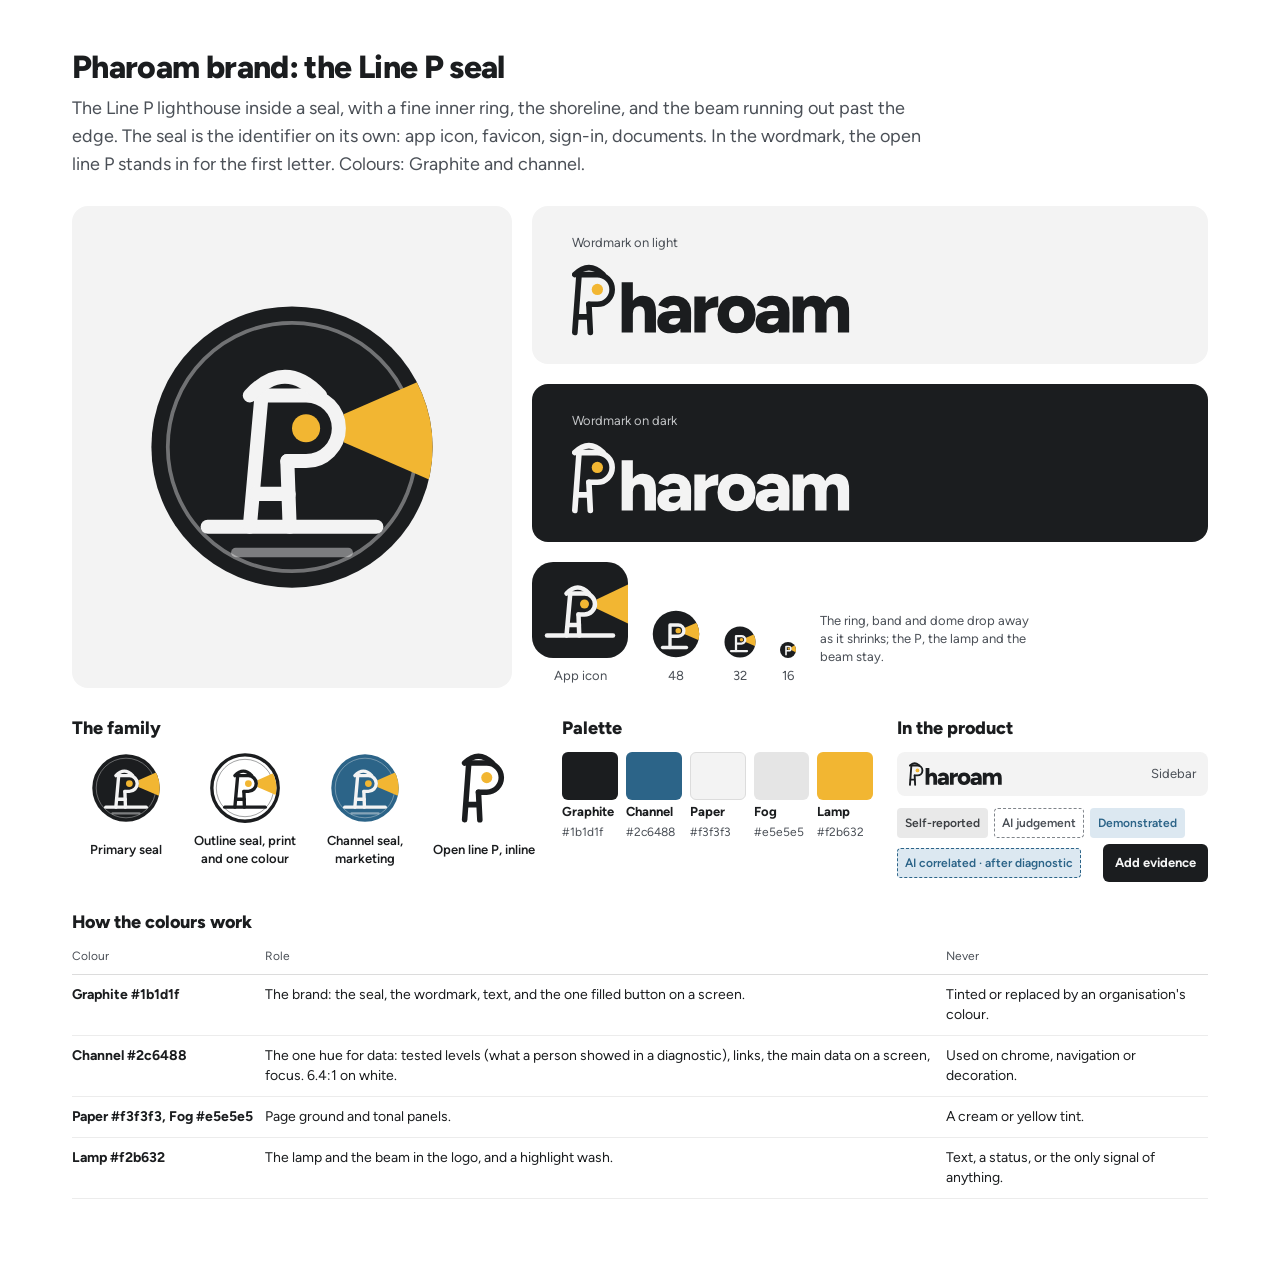
<file: brand/index.html>
<!doctype html>
<html lang="en">
<head>
<meta charset="utf-8">
<meta name="viewport" content="width=device-width, initial-scale=1">
<title>Pharoam brand</title>
<meta name="description" content="The Pharoam identity: the Line P seal, the wordmark, and the Graphite and channel colour scheme.">
<link rel="icon" href="favicon.svg" type="image/svg+xml">
<style>
  @font-face {
    font-family: "Figtree";
    font-style: normal;
    font-display: swap;
    font-weight: 300 900;
    src: url("../assets/fonts/figtree/figtree-latin.woff2") format("woff2-variations");
    unicode-range: U+0000-00FF, U+0131, U+0152-0153, U+02BB-02BC, U+02C6, U+02DA, U+02DC, U+2000-206F, U+20AC, U+2122, U+2212, U+FEFF, U+FFFD;
  }
  @font-face {
    font-family: "Figtree";
    font-style: normal;
    font-display: swap;
    font-weight: 300 900;
    src: url("../assets/fonts/figtree/figtree-latin-ext.woff2") format("woff2-variations");
    unicode-range: U+0100-02BA, U+02BD-02C5, U+02C7-02CC, U+02CE-02D7, U+02DD-02FF, U+1E00-1E9F, U+20A0-20AB, U+20AD-20C0, U+2C60-2C7F, U+A720-A7FF;
  }
  :root {
    --graphite: #1b1d1f;
    --channel: #2c6488;
    --paper: #f3f3f3;
    --fog: #e5e5e5;
    --lamp: #f2b632;
    --muted: #4b5057;
    --line: #dcdcdc;
  }
  * { box-sizing: border-box; }
  body { margin: 0; background: #ffffff; color: var(--graphite); font-family: "Figtree", system-ui, sans-serif; font-size: 16px; line-height: 24px; }
  main { max-width: 1200px; margin: 0 auto; padding: 48px 32px 80px; display: grid; gap: 28px; }
  h1 { margin: 0; font-size: 32px; line-height: 38px; font-weight: 800; letter-spacing: -0.02em; }
  h2 { margin: 0 0 12px; font-size: 18px; line-height: 24px; font-weight: 800; }
  p { margin: 0; }
  .lead { font-size: 18px; line-height: 28px; color: var(--muted); max-width: 72ch; margin-top: 8px; }
  .muted { color: var(--muted); }
  .small { font-size: 13px; line-height: 18px; }

  .hero { display: grid; grid-template-columns: 440px minmax(0, 1fr); gap: 20px; }
  .tile { border-radius: 16px; background: var(--paper); display: flex; align-items: center; justify-content: center; }
  .hero > .tile { min-height: 440px; }
  .hero > .tile img { width: 300px; height: 300px; }
  .lockups { display: grid; grid-template-rows: 1fr 1fr auto; gap: 20px; }
  .lockup { border-radius: 16px; padding: 28px 40px; display: flex; flex-direction: column; justify-content: center; gap: 12px; }
  .lockup img { height: 72px; width: auto; align-self: flex-start; }
  .lockup.light { background: var(--paper); }
  .lockup.dark { background: var(--graphite); color: var(--paper); }
  .lockup.dark .muted { color: #c0c2c4; }

  .sizes { display: flex; align-items: flex-end; gap: 24px; flex-wrap: wrap; }
  .sizes figure { margin: 0; display: grid; justify-items: center; gap: 6px; font-size: 13px; color: var(--muted); }
  .app-icon { border-radius: 22%; }

  .row3 { display: grid; grid-template-columns: 1.5fr 1fr 1fr; gap: 24px; }
  .family { display: grid; grid-template-columns: repeat(4, minmax(0, 1fr)); gap: 12px; }
  .family figure { margin: 0; display: grid; justify-items: center; gap: 8px; text-align: center; font-size: 13px; line-height: 18px; font-weight: 600; }
  .family img { width: 72px; height: 72px; }
  .family .on-dark { background: var(--graphite); border-radius: 12px; padding: 8px; }

  .swatches { display: grid; grid-template-columns: repeat(5, minmax(0, 1fr)); gap: 8px; }
  .swatch { display: grid; gap: 4px; font-size: 12px; line-height: 16px; }
  .swatch i { display: block; height: 48px; border-radius: 6px; }
  .swatch b { font-size: 13px; }

  .product { display: grid; gap: 12px; }
  .bar { display: flex; align-items: center; gap: 12px; padding: 10px 12px; border-radius: 8px; background: var(--paper); }
  .bar img { height: 24px; width: auto; }
  .chips { display: flex; flex-wrap: wrap; gap: 6px; align-items: center; }
  .chip { font-size: 12px; font-weight: 600; padding: 3px 8px; border-radius: 4px; }
  .btn { margin-left: auto; font: inherit; font-size: 13px; font-weight: 700; padding: 7px 12px; border-radius: 6px; border: 0; background: var(--graphite); color: var(--paper); }

  table { width: 100%; border-collapse: collapse; font-size: 14px; line-height: 20px; }
  th { text-align: left; font-weight: 400; color: var(--muted); font-size: 12px; padding: 0 12px 8px 0; border-bottom: 1px solid var(--line); }
  td { padding: 10px 12px 10px 0; border-bottom: 1px solid #ececec; vertical-align: top; }
  td:first-child { font-weight: 700; white-space: nowrap; }

  @media (max-width: 900px) {
    .hero, .row3 { grid-template-columns: 1fr; }
    .hero > .tile { min-height: 300px; }
    .hero > .tile img { width: 220px; height: 220px; }
    .lockup img { height: 52px; }
    .family { grid-template-columns: repeat(2, minmax(0, 1fr)); }
  }
</style>
</head>
<body>
<main>
  <header>
    <h1>Pharoam brand: the Line P seal</h1>
    <p class="lead">The Line P lighthouse inside a seal, with a fine inner ring, the shoreline, and the beam running out past the edge. The seal is the identifier on its own: app icon, favicon, sign-in, documents. In the wordmark, the open line P stands in for the first letter. Colours: Graphite and channel.</p>
  </header>

  <section class="hero" aria-label="Identifier and lockups">
    <div class="tile"><img src="seal.svg" alt="The Pharoam seal"></div>
    <div class="lockups">
      <div class="lockup light">
        <span class="small muted">Wordmark on light</span>
        <img src="wordmark.svg" alt="Pharoam">
      </div>
      <div class="lockup dark">
        <span class="small muted">Wordmark on dark</span>
        <img src="wordmark-reversed.svg" alt="Pharoam">
      </div>
      <div class="sizes" aria-label="Icon sizes">
        <figure><img class="app-icon" src="app-icon.svg" width="96" height="96" alt="App icon"><figcaption>App icon</figcaption></figure>
        <figure><img src="favicon.svg" width="48" height="48" alt="48 pixel icon"><figcaption>48</figcaption></figure>
        <figure><img src="favicon.svg" width="32" height="32" alt="32 pixel favicon"><figcaption>32</figcaption></figure>
        <figure><img src="favicon-16.svg" width="16" height="16" alt="16 pixel favicon"><figcaption>16</figcaption></figure>
        <p class="small muted" style="max-width: 220px; margin-bottom: 22px">The ring, band and dome drop away as it shrinks; the P, the lamp and the beam stay.</p>
      </div>
    </div>
  </section>

  <section class="row3">
    <div>
      <h2>The family</h2>
      <div class="family">
        <figure><img src="seal.svg" alt=""><figcaption>Primary seal</figcaption></figure>
        <figure><img src="seal-outline.svg" alt=""><figcaption>Outline seal, print and one colour</figcaption></figure>
        <figure><img src="seal-channel.svg" alt=""><figcaption>Channel seal, marketing</figcaption></figure>
        <figure><img src="line-p.svg" alt="" style="width: 50px"><figcaption>Open line P, inline</figcaption></figure>
      </div>
    </div>
    <div>
      <h2>Palette</h2>
      <div class="swatches">
        <div class="swatch"><i style="background: var(--graphite)"></i><b>Graphite</b><span class="muted">#1b1d1f</span></div>
        <div class="swatch"><i style="background: var(--channel)"></i><b>Channel</b><span class="muted">#2c6488</span></div>
        <div class="swatch"><i style="background: var(--paper); border: 1px solid var(--line)"></i><b>Paper</b><span class="muted">#f3f3f3</span></div>
        <div class="swatch"><i style="background: var(--fog)"></i><b>Fog</b><span class="muted">#e5e5e5</span></div>
        <div class="swatch"><i style="background: var(--lamp)"></i><b>Lamp</b><span class="muted">#f2b632</span></div>
      </div>
    </div>
    <div class="product">
      <h2 style="margin: 0">In the product</h2>
      <div class="bar"><img src="wordmark.svg" alt="Pharoam"><span class="small muted" style="margin-left: auto">Sidebar</span></div>
      <div class="chips">
        <span class="chip" style="background: #e9e9e9; color: #3b3e42">Self-reported</span>
        <span class="chip" style="border: 1px dashed #80858b; color: var(--muted); padding: 2px 7px">AI judgement</span>
        <span class="chip" style="background: #dce8f1; color: var(--channel)">Demonstrated</span>
        <span class="chip" style="background: #dce8f1; color: var(--channel); outline: 1px dashed var(--channel); outline-offset: -1px">AI correlated · after diagnostic</span>
        <button class="btn" type="button">Add evidence</button>
      </div>
    </div>
  </section>

  <section>
    <h2>How the colours work</h2>
    <table>
      <thead><tr><th>Colour</th><th>Role</th><th>Never</th></tr></thead>
      <tbody>
        <tr><td>Graphite #1b1d1f</td><td>The brand: the seal, the wordmark, text, and the one filled button on a screen.</td><td>Tinted or replaced by an organisation's colour.</td></tr>
        <tr><td>Channel #2c6488</td><td>The one hue for data: tested levels (what a person showed in a diagnostic), links, the main data on a screen, focus. 6.4:1 on white.</td><td>Used on chrome, navigation or decoration.</td></tr>
        <tr><td>Paper #f3f3f3, Fog #e5e5e5</td><td>Page ground and tonal panels.</td><td>A cream or yellow tint.</td></tr>
        <tr><td>Lamp #f2b632</td><td>The lamp and the beam in the logo, and a highlight wash.</td><td>Text, a status, or the only signal of anything.</td></tr>
      </tbody>
    </table>
  </section>
</main>
</body>
</html>
</file>
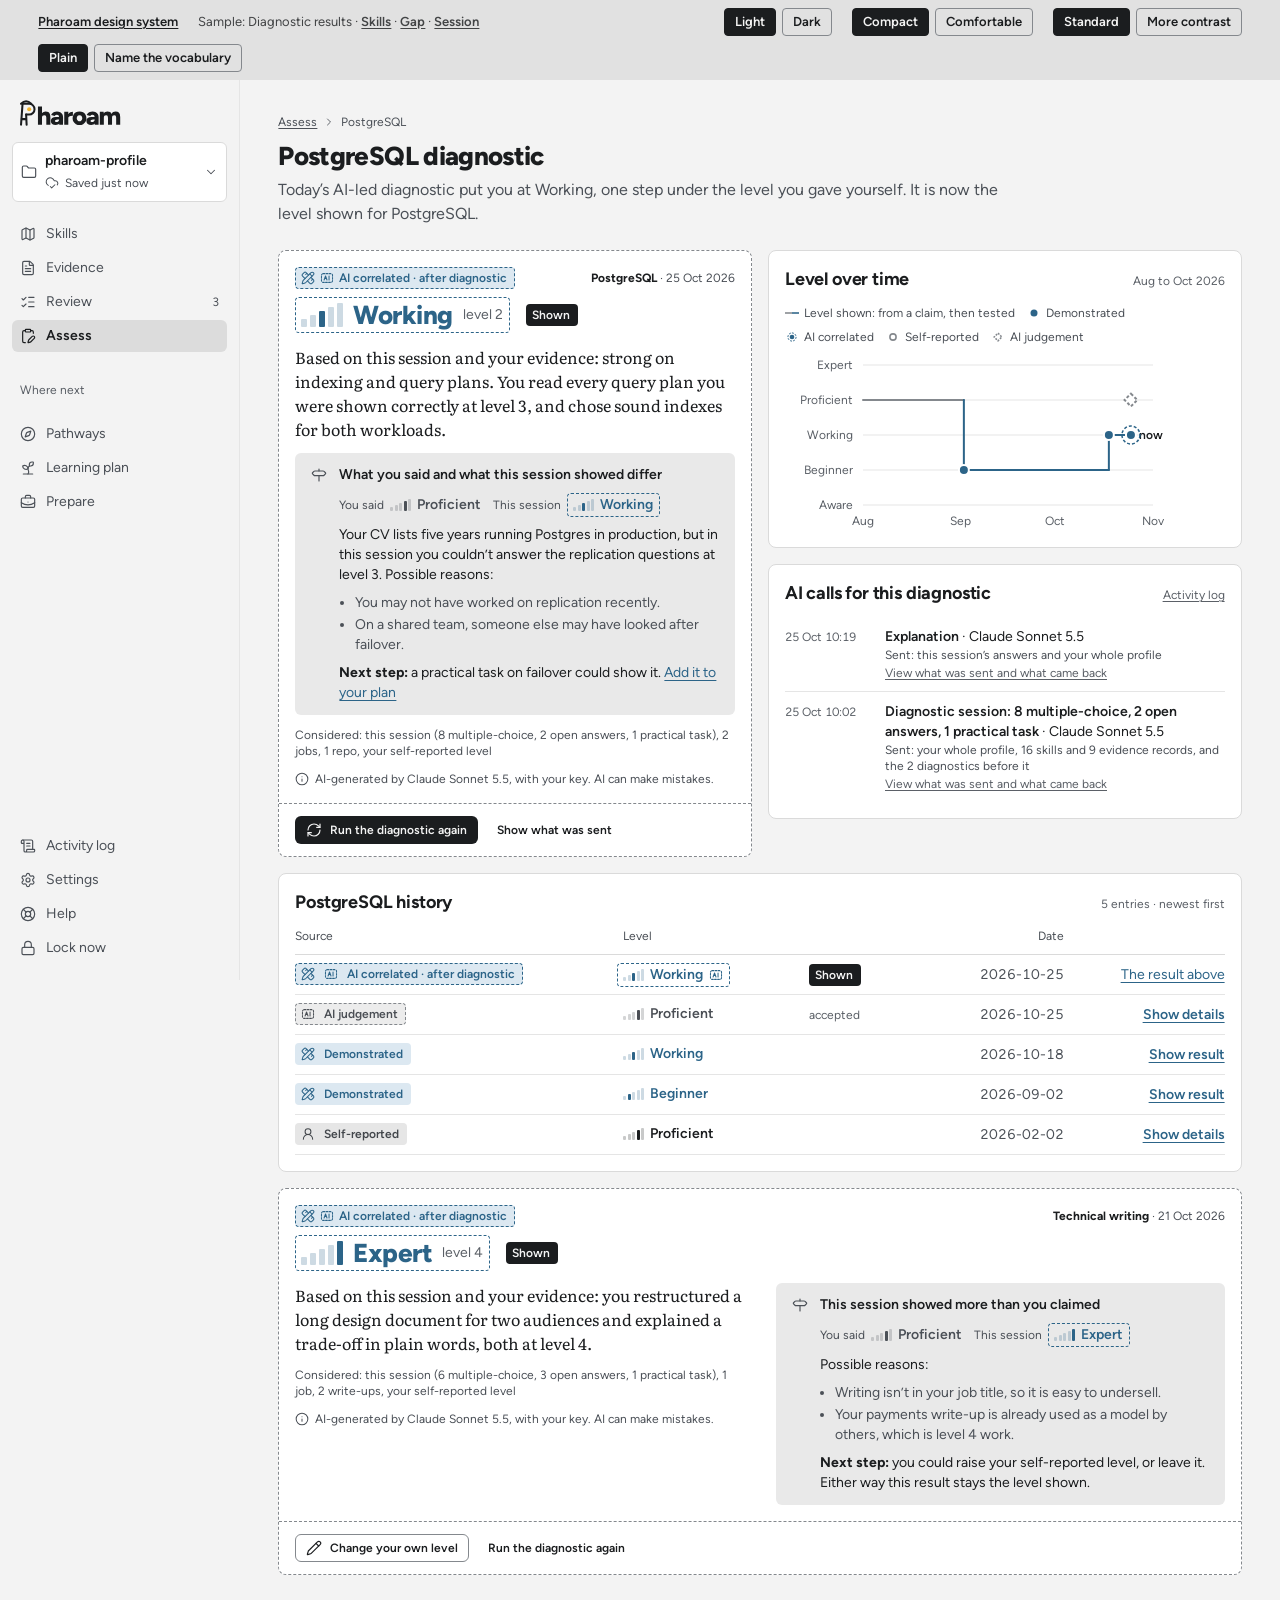
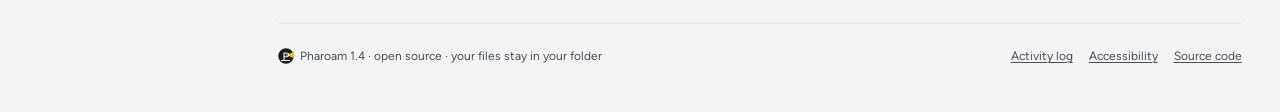
<file: samples/diagnostic.html>
<!doctype html>
<html lang="en" data-density="compact">
<head>
<meta charset="utf-8">
<meta name="viewport" content="width=device-width, initial-scale=1">
<title>Diagnostic results · Pharoam sample</title>
<meta name="description" content="Pharoam design system: diagnostic results for one skill, an illustration of the system.">
<link rel="icon" href="../brand/favicon.svg" type="image/svg+xml">
<link rel="stylesheet" href="../assets/css/tokens.css">
<link rel="stylesheet" href="../assets/css/pharoam.css">
<link rel="stylesheet" href="../assets/css/doc.css">
<style>
  /* Desktop 1440: canvas 1120, split 552 + 16 + 552. The latest result, the
     one shown, sits beside the level over time and the AI calls behind it.
     The skill's history runs full width; each entry opens its own result. The AI calls and the second
     skill's result run the full width below. */
  .results { display: grid; grid-template-columns: 1fr 1fr; gap: var(--gap); align-items: start; }
  .results > * { min-width: 0; }
  .side { display: grid; gap: var(--gap); }
  .full { margin-block-start: var(--gap); }
  .result-wide .result-body { grid-template-columns: minmax(0, 1fr) minmax(0, 1fr); grid-template-rows: auto auto 1fr; column-gap: var(--space-6); }
  .result-wide .result-body > :last-child { align-self: start; }
  .result-wide .result-body > .mismatch { grid-column: 2; grid-row: 1 / span 3; align-self: start; }
  /* On a phone the history keeps its columns and scrolls inside its own frame. */
  .history-wrap { overflow-x: auto; }
  .history-wrap .history-table { min-inline-size: 640px; }
  .history-table td.when { text-align: end; white-space: nowrap; color: var(--ink-2); }
  .history-table th .tag { font-weight: 600; }
  .result-where .skill { font-weight: 700; color: var(--ink); }
  @media (max-width: 1023px) { .results, .result-wide .result-body, .full .log > li { grid-template-columns: 1fr; } .result-wide .result-body { grid-template-rows: none; } .full .log > li > a { grid-column: auto; } .result-wide .result-body > .mismatch { grid-column: auto; grid-row: auto; } }
</style>
</head>
<body>
<script src="../assets/icons/lucide/sprite.js"></script>
<script src="../assets/js/glyphs.js"></script>
<script src="../brand/marks.js"></script>

<div class="ds-bar no-print" role="region" aria-label="Sample view settings">
  <a href="../index.html">Pharoam design system</a>
  <span class="ds-name">Sample: Diagnostic results · <a href="skills.html">Skills</a> · <a href="gap.html">Gap</a> · <a href="session.html">Session</a></span>
  <span class="ds-spacer"></span>
  <span class="ds-group" role="group" aria-label="Theme"><button data-set="theme=light">Light</button><button data-set="theme=dark">Dark</button></span>
  <span class="ds-group" role="group" aria-label="Density"><button data-set="density=compact">Compact</button><button data-set="density=comfortable">Comfortable</button></span>
  <span class="ds-group" role="group" aria-label="Contrast"><button data-set="contrast=normal">Standard</button><button data-set="contrast=more">More contrast</button></span>
  <span class="ds-group" role="group" aria-label="Vocabulary labels"><button data-set="annotate=off">Plain</button><button data-set="annotate=on">Name the vocabulary</button></span>
</div>

<div class="app">
  <header class="topbar">
    <button class="btn btn-quiet btn-icon" data-nav-toggle aria-expanded="false" aria-label="Menu"><svg class="ic"><use href="#i-menu"/></svg></button>
    <span data-mark></span>
    <span class="topbar-title">PostgreSQL diagnostic</span>
    <span class="sync"><svg class="ic"><use href="#i-cloud-check"/></svg>Saved</span>
  </header>

  <aside class="sidebar" aria-label="Pharoam">
    <a class="brand" href="#" aria-label="Pharoam home"><span data-wordmark></span></a>

    <button class="storage-switch" aria-label="Storage: My folder, pharoam-profile. Saved just now. Change storage">
      <svg class="ic"><use href="#i-folder"/></svg>
      <span class="s-name">pharoam-profile</span>
      <svg class="ic ic-sm" style="grid-row: span 2"><use href="#i-chevron-down"/></svg>
      <span class="sync"><svg class="ic"><use href="#i-cloud-check"/></svg>Saved just now</span>
    </button>

    <nav class="nav" aria-label="Main">
      <a href="skills.html"><svg class="ic"><use href="#i-map"/></svg>Skills</a>
      <a href="#"><svg class="ic"><use href="#i-file-text"/></svg>Evidence</a>
      <a href="skills.html#queue"><svg class="ic"><use href="#i-list-checks"/></svg>Review<span class="count" aria-label="3 AI judgements waiting">3</span></a>
      <a href="#" aria-current="page"><svg class="ic"><use href="#i-clipboard-pen"/></svg>Assess</a>
      <p class="nav-label">Where next</p>
      <a href="gap.html"><svg class="ic"><use href="#i-compass"/></svg>Pathways</a>
      <a href="#"><svg class="ic"><use href="#i-sprout"/></svg>Learning plan</a>
      <a href="#"><svg class="ic"><use href="#i-briefcase-business"/></svg>Prepare</a>
    </nav>

    <div class="sidebar-foot nav">
      <a href="#log"><svg class="ic"><use href="#i-scroll-text"/></svg>Activity log</a>
      <a href="#"><svg class="ic"><use href="#i-settings"/></svg>Settings</a>
      <a href="#"><svg class="ic"><use href="#i-life-buoy"/></svg>Help</a>
      <a href="#" data-lock role="button"><svg class="ic"><use href="#i-lock"/></svg>Lock now</a>
    </div>
  </aside>

  <main class="canvas" id="main">
    <div class="canvas-inner">

      <nav class="crumbs" aria-label="Breadcrumb">
        <a href="#">Assess</a><svg class="ic ic-dir"><use href="#i-chevron-right"/></svg><span aria-current="page">PostgreSQL</span>
      </nav>
      <div class="titlebar">
        <div>
          <h1 class="t-title">PostgreSQL diagnostic</h1>
          <p class="t-lead">Today’s AI-led diagnostic put you at Working, one step under the level you gave yourself. It is now the level shown for PostgreSQL.</p>
        </div>
      </div>

      <div class="results">
        <!-- AI correlated: an AI-led session, compared with the evidence, explained -->
        <article class="result result-ai" aria-labelledby="r-ai" data-vocab="Diagnostic result card: AI correlated">
          <div class="result-head">
            <p class="result-where">
              <span class="tag src-corr" data-vocab="Source: AI correlated"><svg class="ic"><use href="#i-pencil-ruler"/></svg><svg class="ic"><use href="#i-ai"/></svg>AI correlated · after diagnostic</span>
              <span class="t-meta"><span class="skill">PostgreSQL</span> · 25 Oct 2026</span>
            </p>
            <h2 class="result-level" id="r-ai"><span class="lvl lvl-lg by-corr" data-level="2"><span class="stairs" aria-hidden="true"><i></i><i></i><i></i><i></i><i></i></span>Working <span class="lvl-n">level 2</span></span><span class="tag shown">Shown</span></h2>
          </div>
          <div class="result-body">
            <p class="result-expl">Based on this session and your evidence: strong on indexing and query plans. You read every query plan you were shown correctly at level 3, and chose sound indexes for both workloads.</p>
            <div class="mismatch" data-vocab="Mismatch callout: claimed higher">
              <svg class="ic"><use href="#i-signpost"/></svg>
              <div>
                <p class="mm-title">What you said and what this session showed differ</p>
                <p class="mm-compare"><span class="mm-item">You said <span class="lvl" data-level="3"><span class="stairs" aria-hidden="true"><i></i><i></i><i></i><i></i><i></i></span>Proficient</span></span><span class="mm-item">This session <span class="lvl by-corr" data-level="2"><span class="stairs" aria-hidden="true"><i></i><i></i><i></i><i></i><i></i></span>Working</span></span></p>
                <p>Your CV lists five years running Postgres in production, but in this session you couldn’t answer the replication questions at level 3. Possible reasons:</p>
                <ul>
                  <li>You may not have worked on replication recently.</li>
                  <li>On a shared team, someone else may have looked after failover.</li>
                </ul>
                <p class="mm-next"><strong>Next step:</strong> a practical task on failover could show it. <a href="#">Add it to your plan</a></p>
              </div>
            </div>
            <p class="result-considered">Considered: this session (8 multiple-choice, 2 open answers, 1 practical task), 2 jobs, 1 repo, your self-reported level</p>
            <p class="ai-disclaimer"><svg class="ic"><use href="#i-info"/></svg>AI-generated by Claude Sonnet 5.5, with your key. AI can make mistakes.</p>
          </div>
          <div class="result-actions">
            <button class="btn btn-primary btn-sm" data-dialog="ai-notice" data-vocab="Run the diagnostic again"><svg class="ic"><use href="#i-refresh-cw"/></svg>Run the diagnostic again</button>
            <a class="btn btn-quiet btn-sm" href="#log">Show what was sent</a>
          </div>
        </article>

        <div class="side">
          <!-- Level over time: the level shown, and every entry behind it -->
          <section class="sheet" style="padding: var(--pad)" aria-labelledby="chart-title" data-vocab="Level over time">
            <div class="panel-head">
              <h2 class="t-section" id="chart-title">Level over time</h2>
              <span class="t-meta">Aug to Oct 2026</span>
            </div>
            <p class="lchart-legend">
              <span class="k"><svg viewBox="0 0 18 12" aria-hidden="true"><line x1="0" y1="6" x2="9" y2="6" stroke="var(--line-strong)" stroke-width="2"/><line x1="9" y1="6" x2="18" y2="6" stroke="var(--src-demo)" stroke-width="2"/></svg>Level shown: from a claim, then tested</span>
              <span class="k"><svg viewBox="0 0 18 12" aria-hidden="true"><circle cx="9" cy="6" r="4.5" fill="var(--src-demo)"/></svg>Demonstrated</span>
              <span class="k"><svg viewBox="0 0 18 12" aria-hidden="true"><circle cx="9" cy="6" r="3" fill="var(--src-demo)"/><circle cx="9" cy="6" r="5.25" fill="none" stroke="var(--src-demo)" stroke-width="1.2" stroke-dasharray="2.5 1.5"/></svg>AI correlated</span>
              <span class="k"><svg viewBox="0 0 18 12" aria-hidden="true"><circle cx="9" cy="6" r="4" fill="var(--surface)" stroke="var(--line-strong)" stroke-width="2"/></svg>Self-reported</span>
              <span class="k"><svg viewBox="0 0 18 12" aria-hidden="true"><rect x="5.5" y="2.5" width="7" height="7" transform="rotate(45 9 6)" fill="var(--surface)" stroke="var(--line-strong)" stroke-width="2" stroke-dasharray="2.5 1.5"/></svg>AI judgement</span>
            </p>
            <div class="lchart" data-chart='{"from":"2026-08-01","to":"2026-11-01","now":"2026-10-25","entries":[{"date":"2026-02-02","level":3,"source":"self"},{"date":"2026-09-02","level":1,"source":"demo"},{"date":"2026-10-18","level":2,"source":"demo"},{"date":"2026-10-25","level":3,"source":"ai","note":"accepted"},{"date":"2026-10-25","level":2,"source":"corr","note":"shown"}]}' aria-label="PostgreSQL level over time. The same entries are in the history table below."></div>
          </section>

        <!-- AI call log: what was sent, and what came back -->
        <section class="sheet" style="padding: var(--pad)" id="log" aria-labelledby="log-title" data-vocab="AI call log entry">
          <div class="panel-head">
            <h2 class="t-section" id="log-title">AI calls for this diagnostic</h2>
            <a class="t-meta" href="#">Activity log</a>
          </div>
          <ul class="log">
            <li><span class="l-when">25 Oct 10:19</span><span class="l-what"><strong>Explanation</strong> · Claude Sonnet 5.5<span class="l-sub">Sent: this session’s answers and your whole profile</span></span><a class="t-meta" href="#">View what was sent and what came back</a></li>
            <li><span class="l-when">25 Oct 10:02</span><span class="l-what"><strong>Diagnostic session: 8 multiple-choice, 2 open answers, 1 practical task</strong> · Claude Sonnet 5.5<span class="l-sub">Sent: your whole profile, 16 skills and 9 evidence records, and the 2 diagnostics before it</span></span><a class="t-meta" href="#">View what was sent and what came back</a></li>
          </ul>
        </section>
        </div>
      </div>

      <!-- Skill history: every entry from every source, newest first; each one opens in place -->
      <section class="sheet full" style="padding: var(--pad)" aria-labelledby="hist-title" data-vocab="Skill history">
        <div class="panel-head">
          <h2 class="t-section" id="hist-title">PostgreSQL history</h2>
          <span class="t-meta">5 entries · newest first</span>
        </div>
        <div class="history-wrap">
        <table class="table history-table">
          <colgroup><col style="width:34%"><col style="width:20%"><col style="width:14%"><col style="width:16%"><col style="width:16%"></colgroup>
          <thead><tr><th scope="col">Source</th><th scope="col">Level</th><th scope="col"><span class="visually-hidden">Shown</span></th><th scope="col" class="t-r">Date</th><th scope="col" class="t-r"><span class="visually-hidden">Details</span></th></tr></thead>
          <tbody>
            <tr><th scope="row"><span class="tag src-corr"><svg class="ic"><use href="#i-pencil-ruler"/></svg><svg class="ic"><use href="#i-ai"/></svg>AI correlated · after diagnostic</span></th><td><span class="lvl by-corr" data-level="2"><span class="stairs" aria-hidden="true"><i></i><i></i><i></i><i></i><i></i></span>Working<svg class="ic" aria-hidden="true"><use href="#i-ai"/></svg></span></td><td><span class="tag shown">Shown</span></td><td class="when num">2026-10-25</td><td class="t-r"><a class="reveal" href="#r-ai">The result above</a></td></tr>
            <tr><th scope="row"><span class="tag src-ai"><svg class="ic"><use href="#i-ai"/></svg>AI judgement</span></th><td><span class="lvl by-ai" data-level="3"><span class="stairs" aria-hidden="true"><i></i><i></i><i></i><i></i><i></i></span>Proficient</span></td><td><span class="t-meta">accepted</span></td><td class="when num">2026-10-25</td><td class="t-r"><button type="button" class="link-btn reveal" data-disclose aria-expanded="false" aria-controls="h-2" data-open="Hide" data-closed="Show details"><span class="label">Show details</span></button></td></tr>
            <tr class="detail-row" id="h-2" hidden><td colspan="5"><p class="entry-note">Proficient, from your CV and the repo pellwick/ledger, by Claude Sonnet 5.5. You accepted it on 25 Oct, before the AI diagnostic. It is untested, so it isn’t the level shown.</p></td></tr>
            <tr><th scope="row"><span class="tag src-demo"><svg class="ic"><use href="#i-pencil-ruler"/></svg>Demonstrated</span></th><td><span class="lvl by-demo" data-level="2"><span class="stairs" aria-hidden="true"><i></i><i></i><i></i><i></i><i></i></span>Working</span></td><td></td><td class="when num">2026-10-18</td><td class="t-r"><button type="button" class="link-btn reveal" data-disclose aria-expanded="false" aria-controls="h-3" data-open="Hide" data-closed="Show result"><span class="label">Show result</span></button></td></tr>
            <tr class="detail-row" id="h-3" hidden><td colspan="5">
        <article class="result" aria-labelledby="r-qb" data-vocab="Diagnostic result card: demonstrated">
          <div class="result-head">
            <p class="result-where">
              <span class="tag src-demo" data-vocab="Source: demonstrated"><svg class="ic"><use href="#i-pencil-ruler"/></svg>Demonstrated</span>
              <span class="t-meta"><span class="skill">PostgreSQL</span> · 18 Oct 2026</span>
            </p>
            <h2 class="result-level" id="r-qb"><span class="lvl lvl-lg by-demo" data-level="2"><span class="stairs" aria-hidden="true"><i></i><i></i><i></i><i></i><i></i></span>Working <span class="lvl-n">level 2</span></span></h2>
          </div>
          <div class="result-body">
            <p class="result-rule">Started at Proficient, the level you gave yourself. 14 multiple-choice questions from the PostgreSQL bank, marked by the published rule: two right at a level moves you up a step, two wrong moves you down. <a href="#">How it was marked</a></p>
            <p class="result-considered">Covered: indexes, query plans, transactions, replication. The questions moved between Working and Proficient four times before settling.</p>
            <p class="offline-note" data-vocab="Offline-limit note"><svg class="ic"><use href="#i-info"/></svg>Based on this session only. Your evidence wasn’t considered.</p>
          </div>
          <div class="result-actions">
            <button class="btn btn-secondary btn-sm" data-dialog="ai-notice" data-vocab="More accurate with AI"><svg class="ic"><use href="#i-ai"/></svg>Get a more accurate result with AI</button>
            <span class="help-tip">
              <button class="help-btn" data-help aria-expanded="false" aria-controls="why-ai" aria-label="Why AI is more accurate"><svg class="ic"><use href="#i-circle-help"/></svg></button>
              <span class="tooltip help-pop" id="why-ai" role="note" hidden>AI tailors the questions to you, adds open answers and practical tasks, takes your evidence into account, and explains the result.</span>
            </span>
          </div>
        </article>
            </td></tr>
            <tr><th scope="row"><span class="tag src-demo"><svg class="ic"><use href="#i-pencil-ruler"/></svg>Demonstrated</span></th><td><span class="lvl by-demo" data-level="1"><span class="stairs" aria-hidden="true"><i></i><i></i><i></i><i></i><i></i></span>Beginner</span></td><td></td><td class="when num">2026-09-02</td><td class="t-r"><button type="button" class="link-btn reveal" data-disclose aria-expanded="false" aria-controls="h-4" data-open="Hide" data-closed="Show result"><span class="label">Show result</span></button></td></tr>
            <tr class="detail-row" id="h-4" hidden><td colspan="5"><div class="entry-note"><p style="margin:0 0 6px">12 multiple-choice questions from the PostgreSQL bank, starting at Proficient, the level you gave yourself. It settled at Beginner.</p><p class="offline-note"><svg class="ic"><use href="#i-info"/></svg>Based on this session only. Your evidence wasn’t considered.</p></div></td></tr>
            <tr><th scope="row"><span class="tag src-self"><svg class="ic"><use href="#i-user-round"/></svg>Self-reported</span></th><td><span class="lvl" data-level="3"><span class="stairs" aria-hidden="true"><i></i><i></i><i></i><i></i><i></i></span>Proficient</span></td><td></td><td class="when num">2026-02-02</td><td class="t-r"><button type="button" class="link-btn reveal" data-disclose aria-expanded="false" aria-controls="h-5" data-open="Hide" data-closed="Show details"><span class="label">Show details</span></button></td></tr>
            <tr class="detail-row" id="h-5" hidden><td colspan="5"><p class="entry-note">You set Proficient when you added PostgreSQL on 2 Feb.</p></td></tr>
          </tbody>
        </table>
        </div>
      </section>

      <!-- The other direction: shown higher than claimed -->
      <article class="result result-ai result-wide full" aria-labelledby="r-tw" data-vocab="Mismatch callout: showed higher">
        <div class="result-head">
          <p class="result-where">
            <span class="tag src-corr"><svg class="ic"><use href="#i-pencil-ruler"/></svg><svg class="ic"><use href="#i-ai"/></svg>AI correlated · after diagnostic</span>
            <span class="t-meta"><span class="skill">Technical writing</span> · 21 Oct 2026</span>
          </p>
          <h2 class="result-level" id="r-tw"><span class="lvl lvl-lg by-corr" data-level="4"><span class="stairs" aria-hidden="true"><i></i><i></i><i></i><i></i><i></i></span>Expert <span class="lvl-n">level 4</span></span><span class="tag shown">Shown</span></h2>
        </div>
        <div class="result-body">
          <p class="result-expl">Based on this session and your evidence: you restructured a long design document for two audiences and explained a trade-off in plain words, both at level 4.</p>
          <div class="mismatch">
            <svg class="ic"><use href="#i-signpost"/></svg>
            <div>
              <p class="mm-title">This session showed more than you claimed</p>
              <p class="mm-compare"><span class="mm-item">You said <span class="lvl" data-level="3"><span class="stairs" aria-hidden="true"><i></i><i></i><i></i><i></i><i></i></span>Proficient</span></span><span class="mm-item">This session <span class="lvl by-corr" data-level="4"><span class="stairs" aria-hidden="true"><i></i><i></i><i></i><i></i><i></i></span>Expert</span></span></p>
              <p>Possible reasons:</p>
              <ul>
                <li>Writing isn’t in your job title, so it is easy to undersell.</li>
                <li>Your payments write-up is already used as a model by others, which is level 4 work.</li>
              </ul>
              <p class="mm-next"><strong>Next step:</strong> you could raise your self-reported level, or leave it. Either way this result stays the level shown.</p>
            </div>
          </div>
          <p class="result-considered">Considered: this session (6 multiple-choice, 3 open answers, 1 practical task), 1 job, 2 write-ups, your self-reported level</p>
          <p class="ai-disclaimer"><svg class="ic"><use href="#i-info"/></svg>AI-generated by Claude Sonnet 5.5, with your key. AI can make mistakes.</p>
        </div>
        <div class="result-actions">
          <button class="btn btn-secondary btn-sm"><svg class="ic"><use href="#i-pencil"/></svg>Change your own level</button>
          <button class="btn btn-quiet btn-sm">Run the diagnostic again</button>
        </div>
      </article>

      <footer class="org-footer">
        <span class="hosted"><span data-mark style="width:16px;height:16px"></span>Pharoam 1.4 · open source · your files stay in your folder</span>
        <nav aria-label="Pharoam">
          <a href="#">Activity log</a><a href="#">Accessibility</a><a href="#">Source code</a>
        </nav>
      </footer>
    </div>
  </main>
</div>

<!-- AI data notice: before a large send, say what goes where -->
<dialog id="ai-notice" class="dialog" aria-labelledby="ai-notice-title" data-vocab="AI data notice">
  <h2 class="t-section" id="ai-notice-title">This sends your whole profile to Anthropic</h2>
  <p class="muted" style="margin:0">A tailored session needs all of it: 16 skills, 9 evidence records, your notes and your 3 diagnostics so far. It goes to Claude Sonnet 5.5, with your key.</p>
  <p class="t-meta" style="margin:12px 0 0">You can see exactly what was sent, and what came back, in the activity log.</p>
  <div class="dialog-actions"><button class="btn btn-quiet" data-close>Cancel</button><button class="btn btn-primary" data-close>Continue</button></div>
</dialog>

<div id="lock-screen" hidden style="position:fixed;inset:0;z-index:20;display:grid;background:var(--ground)">
  <div class="lock" role="dialog" aria-modal="true" aria-labelledby="lock-title">
    <span data-mark="full"></span>
    <h2 class="t-section" id="lock-title"><span class="tag trust-locked" style="vertical-align:3px;margin-inline-end:6px"><svg class="ic"><use href="#i-lock"/></svg>Locked</span>Pharoam is locked</h2>
    <p class="muted" style="margin:0;max-width:40ch">Your profile is closed on this device. Your files are unchanged in your folder.</p>
    <form>
      <div class="field"><label for="pass">Passphrase</label><input class="input" id="pass" type="password" autocomplete="current-password"></div>
      <button class="btn btn-primary" type="submit">Unlock</button>
    </form>
  </div>
</div>

<script src="../assets/js/ds.js"></script>
</body>
</html>
</file>
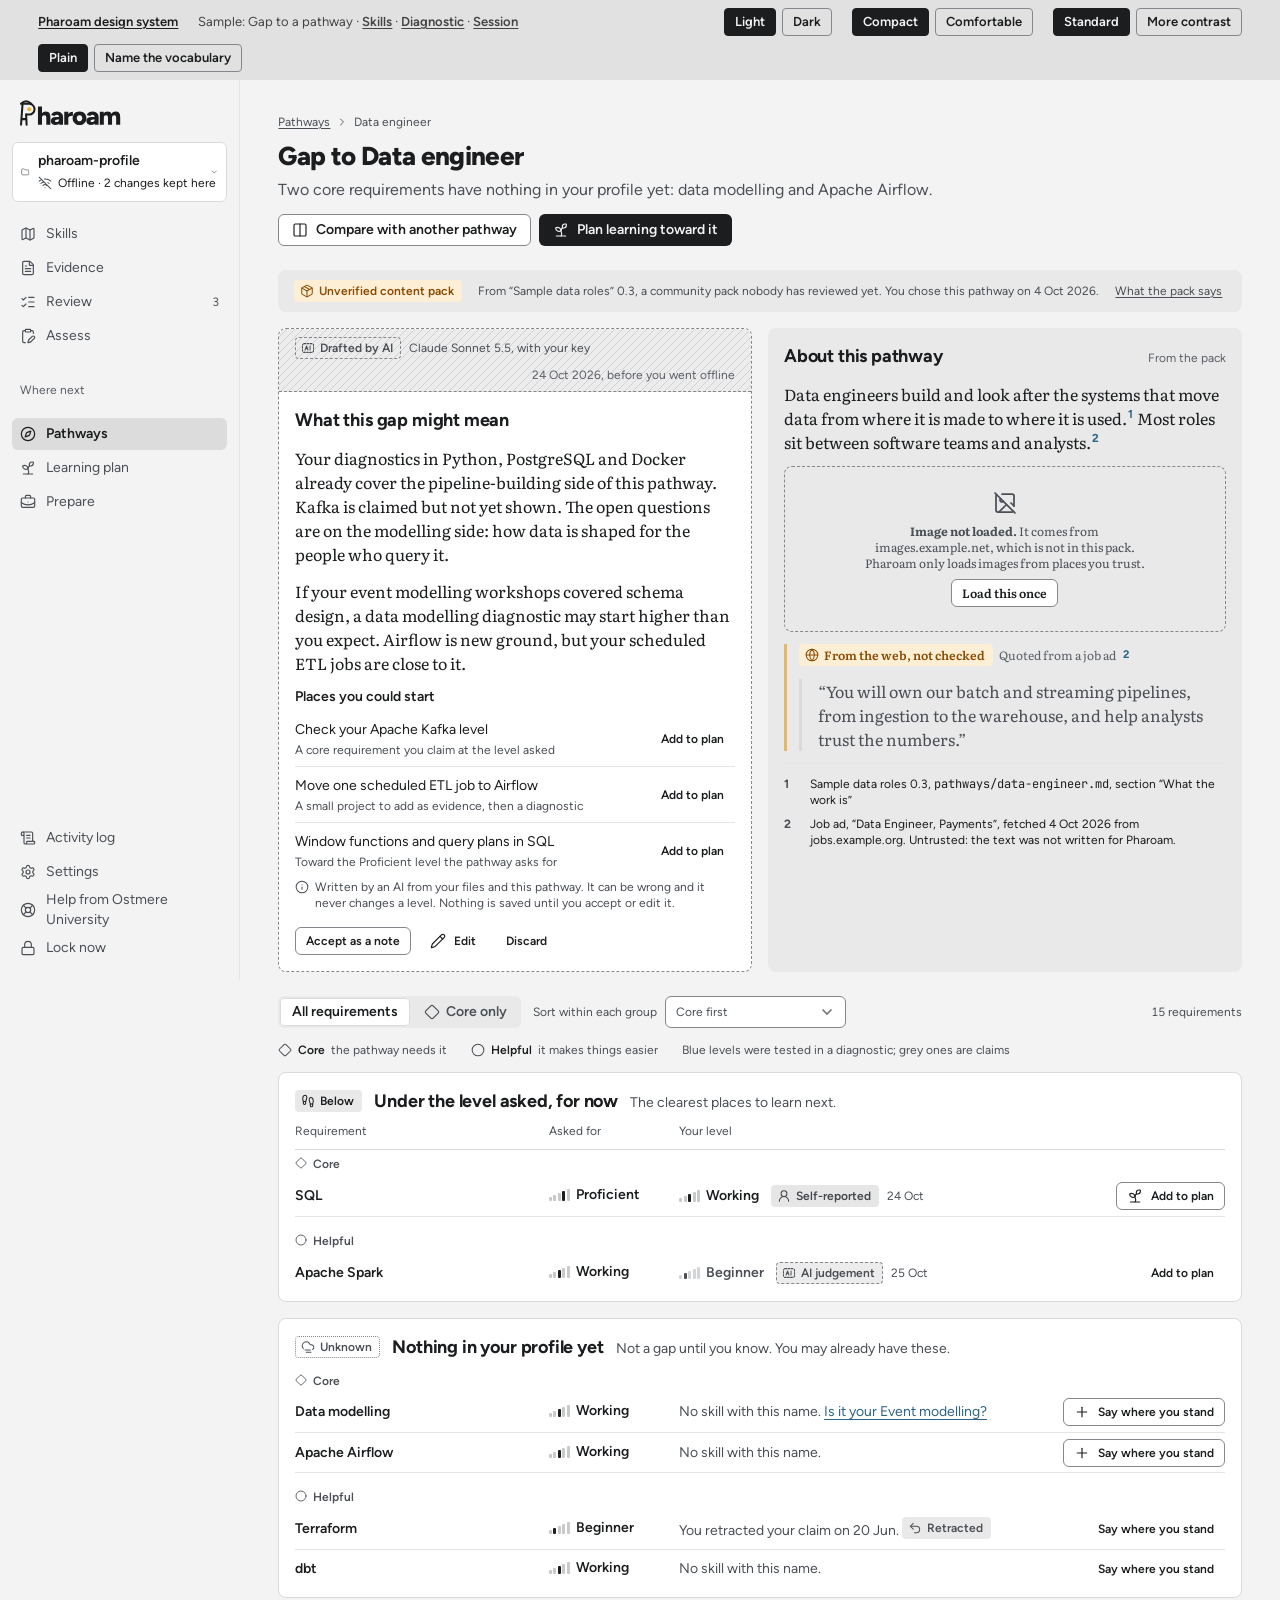
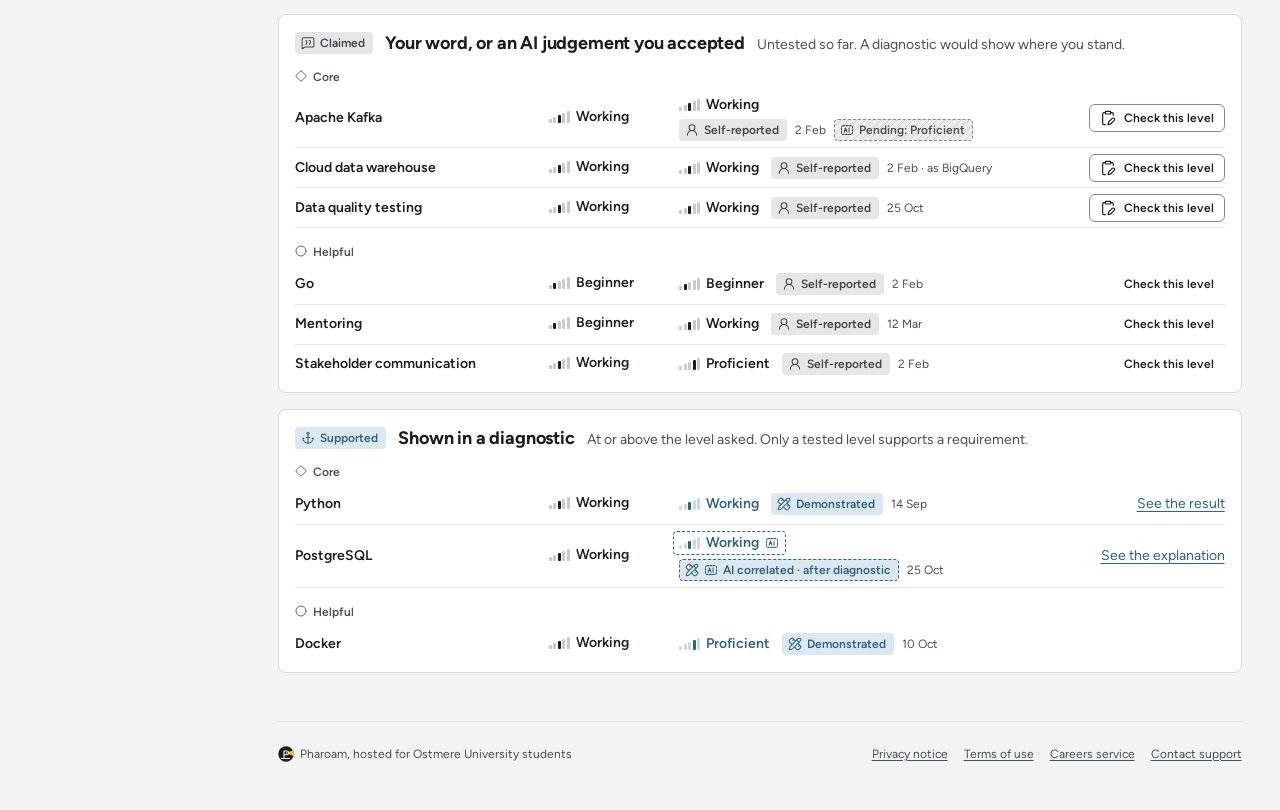
<file: samples/gap.html>
<!doctype html>
<html lang="en" data-density="compact">
<head>
<meta charset="utf-8">
<meta name="viewport" content="width=device-width, initial-scale=1">
<title>Gap to a pathway · Pharoam sample</title>
<meta name="description" content="Pharoam design system: the gap to a pathway, an illustration of the system.">
<link rel="icon" href="../brand/favicon.svg" type="image/svg+xml">
<link rel="stylesheet" href="../assets/css/tokens.css">
<link rel="stylesheet" href="../assets/css/pharoam.css">
<link rel="stylesheet" href="../assets/css/doc.css">
<style>
  /* Desktop 1440: canvas 1120. What the gap means and what the pathway is
     come first, side by side: 552 + 16 + 552. The groups follow, the ones to
     act on first (below, unknown, claimed, supported), with four fixed columns, so every group lines up with the others:
     requirement 26%, asked for 14%, your level and its source 40%, next 20%. */
  .provenance { display: flex; flex-wrap: wrap; align-items: center; gap: 8px 16px; padding: 10px var(--pad); background: var(--panel); border-radius: var(--radius-panel); margin-block-end: var(--gap); }
  .provenance .t-meta { color: var(--ink-2); }
  .gap-tools { margin-block-start: var(--space-5); }
  .key { display: flex; flex-wrap: wrap; gap: 8px 24px; align-items: center; margin-block: var(--space-3); font-size: var(--fs-meta); color: var(--ink-2); }
  .key .k { display: inline-flex; align-items: center; gap: 6px; }
  .key .k strong { color: var(--ink); font-weight: 600; }
  .key .ic { width: 14px; height: 14px; }
  .group { padding: var(--pad) var(--pad) var(--space-2); }
  .group + .group { margin-block-start: var(--gap); }
  .group-head { display: flex; flex-wrap: wrap; align-items: baseline; gap: 4px 12px; margin-block-end: var(--space-2); }
  .group-head .tag { align-self: center; }
  .group-head p { margin: 0; color: var(--ink-2); }
  .gap-table { min-width: 720px; table-layout: fixed; }
  .gap-table .c-req { width: 26%; }
  .gap-table .c-ask { width: 14%; }
  .gap-table .c-lvl { width: 40%; }
  .gap-table .c-next { width: 20%; }
  /* Column names are shown once, on the first group; later groups keep them for screen readers. */
  .gap-table thead.head-once { position: absolute; width: 1px; height: 1px; overflow: hidden; clip: rect(0 0 0 0); }
  .gap-table tbody tr.sub-row th { height: auto; padding: 16px 0 4px; font-size: var(--fs-meta); line-height: var(--lh-meta); font-weight: 600; color: var(--ink-2); border-block-end: 0; }
  .gap-table tbody tr.sub-row th .ic { display: inline-block; width: 12px; height: 12px; vertical-align: -1px; margin-inline-end: 6px; }
  .gap-table tbody tr:first-child.sub-row th { padding-block-start: 6px; }
  .gap-table td.asked { white-space: nowrap; }
  .gap-table td.next { text-align: end; white-space: nowrap; }
  /* The level and where it came from share one line, wrapping only when the label is long. */
  .gap-table td .from-cell { display: flex; flex-wrap: wrap; align-items: center; gap: 4px 12px; padding-block: 6px; }
  .gap-wrap { overflow-x: auto; }
  .lower { display: grid; grid-template-columns: 1fr 1fr; gap: var(--gap); align-items: stretch; }
  .lower > * { min-width: 0; }
  .web-excerpt { margin: 0; }
  @media (max-width: 1023px) { .lower { grid-template-columns: 1fr; } }
  @media (max-width: 639px) { .gap-table tbody tr.sub-row { display: block; padding: 0; border: 0; } }
</style>
</head>
<body>
<script src="../assets/icons/lucide/sprite.js"></script>
<script src="../assets/js/glyphs.js"></script>
<script src="../brand/marks.js"></script>

<div class="ds-bar no-print" role="region" aria-label="Sample view settings">
  <a href="../index.html">Pharoam design system</a>
  <span class="ds-name">Sample: Gap to a pathway · <a href="skills.html">Skills</a> · <a href="diagnostic.html">Diagnostic</a> · <a href="session.html">Session</a></span>
  <span class="ds-spacer"></span>
  <span class="ds-group" role="group" aria-label="Theme"><button data-set="theme=light">Light</button><button data-set="theme=dark">Dark</button></span>
  <span class="ds-group" role="group" aria-label="Density"><button data-set="density=compact">Compact</button><button data-set="density=comfortable">Comfortable</button></span>
  <span class="ds-group" role="group" aria-label="Contrast"><button data-set="contrast=normal">Standard</button><button data-set="contrast=more">More contrast</button></span>
  <span class="ds-group" role="group" aria-label="Vocabulary labels"><button data-set="annotate=off">Plain</button><button data-set="annotate=on">Name the vocabulary</button></span>
</div>

<div class="app">
  <header class="topbar">
    <button class="btn btn-quiet btn-icon" data-nav-toggle aria-expanded="false" aria-label="Menu"><svg class="ic"><use href="#i-menu"/></svg></button>
    <span data-mark></span>
    <span class="topbar-title">Gap to Data engineer</span>
    <span class="sync sync-offline"><svg class="ic"><use href="#i-wifi-off"/></svg>Offline</span>
  </header>

  <aside class="sidebar" aria-label="Pharoam">
    <a class="brand" href="#" aria-label="Pharoam home"><span data-wordmark></span></a>

    <button class="storage-switch" aria-label="Storage: My folder, pharoam-profile. Offline, 2 changes kept on this device. Change storage">
      <svg class="ic"><use href="#i-folder"/></svg>
      <span class="s-name">pharoam-profile</span>
      <svg class="ic ic-sm" style="grid-row: span 2"><use href="#i-chevron-down"/></svg>
      <span class="sync sync-offline" data-vocab="Sync: offline"><svg class="ic"><use href="#i-wifi-off"/></svg>Offline · 2 changes kept here</span>
    </button>

    <nav class="nav" aria-label="Main">
      <a href="skills.html"><svg class="ic"><use href="#i-map"/></svg>Skills</a>
      <a href="#"><svg class="ic"><use href="#i-file-text"/></svg>Evidence</a>
      <a href="skills.html#queue"><svg class="ic"><use href="#i-list-checks"/></svg>Review<span class="count" aria-label="3 AI judgements waiting">3</span></a>
      <a href="diagnostic.html"><svg class="ic"><use href="#i-clipboard-pen"/></svg>Assess</a>
      <p class="nav-label">Where next</p>
      <a href="#" aria-current="page"><svg class="ic"><use href="#i-compass"/></svg>Pathways</a>
      <a href="#"><svg class="ic"><use href="#i-sprout"/></svg>Learning plan</a>
      <a href="#"><svg class="ic"><use href="#i-briefcase-business"/></svg>Prepare</a>
    </nav>

    <div class="sidebar-foot nav">
      <a href="#"><svg class="ic"><use href="#i-scroll-text"/></svg>Activity log</a>
      <a href="#"><svg class="ic"><use href="#i-settings"/></svg>Settings</a>
      <a href="#"><svg class="ic"><use href="#i-life-buoy"/></svg>Help from Ostmere University</a>
      <a href="#" data-lock role="button"><svg class="ic"><use href="#i-lock"/></svg>Lock now</a>
    </div>
  </aside>

  <main class="canvas" id="main">
    <div class="canvas-inner">

      <nav class="crumbs" aria-label="Breadcrumb">
        <a href="#">Pathways</a><svg class="ic ic-dir"><use href="#i-chevron-right"/></svg><span aria-current="page">Data engineer</span>
      </nav>
      <div class="titlebar">
        <div>
          <h1 class="t-title">Gap to Data engineer</h1>
          <p class="t-lead">Two core requirements have nothing in your profile yet: data modelling and Apache Airflow.</p>
        </div>
        <div class="actions">
          <button class="btn btn-secondary"><svg class="ic"><use href="#i-columns-2"/></svg>Compare with another pathway</button>
          <button class="btn btn-primary"><svg class="ic"><use href="#i-sprout"/></svg>Plan learning toward it</button>
        </div>
      </div>

      <div class="provenance">
        <span class="tag trust-pack" data-vocab="Trust: unverified content pack"><svg class="ic"><use href="#i-package"/></svg>Unverified content pack</span>
        <span class="t-meta">From “Sample data roles” 0.3, a community pack nobody has reviewed yet. You chose this pathway on 4 Oct 2026.</span>
        <a class="t-meta" href="#about">What the pack says</a>
      </div>

      <div class="lower">
        <!-- AI-drafted text: labelled, named, disclaimed, decided by the person -->
        <section class="ai" aria-labelledby="draft-title" data-vocab="AI output container">
          <div class="ai-head">
            <span class="tag ai-drafted" data-vocab="AI: drafted"><svg class="ic"><use href="#i-ai"/></svg>Drafted by AI</span>
            <span class="ai-model">Claude Sonnet 5.5, with your key</span>
            <span class="ai-when">24 Oct 2026, before you went offline</span>
          </div>
          <div class="ai-body stack">
            <h2 class="t-section" id="draft-title">What this gap might mean</h2>
            <div class="prose" style="font-size:var(--fs-lead);line-height:var(--lh-lead)">
              <p>Your diagnostics in Python, PostgreSQL and Docker already cover the pipeline-building side of this pathway. Kafka is claimed but not yet shown. The open questions are on the modelling side: how data is shaped for the people who query it.</p>
              <p>If your event modelling workshops covered schema design, a data modelling diagnostic may start higher than you expect. Airflow is new ground, but your scheduled ETL jobs are close to it.</p>
            </div>
            <div>
              <h3 class="t-label" style="margin-block-end:4px">Places you could start</h3>
              <ul class="list list-two">
                <li><span class="li-main">Check your Apache Kafka level<span class="li-sub">A core requirement you claim at the level asked</span></span><button class="btn btn-quiet btn-sm">Add to plan</button></li>
                <li><span class="li-main">Move one scheduled ETL job to Airflow<span class="li-sub">A small project to add as evidence, then a diagnostic</span></span><button class="btn btn-quiet btn-sm">Add to plan</button></li>
                <li><span class="li-main">Window functions and query plans in SQL<span class="li-sub">Toward the Proficient level the pathway asks for</span></span><button class="btn btn-quiet btn-sm">Add to plan</button></li>
              </ul>
            </div>
            <p class="ai-disclaimer"><svg class="ic"><use href="#i-info"/></svg>Written by an AI from your files and this pathway. It can be wrong and it never changes a level. Nothing is saved until you accept or edit it.</p>
          </div>
          <div class="ai-actions">
            <button class="btn btn-secondary btn-sm">Accept as a note</button>
            <button class="btn btn-quiet btn-sm"><svg class="ic"><use href="#i-pencil"/></svg>Edit</button>
            <button class="btn btn-quiet btn-sm">Discard</button>
          </div>
        </section>

        <!-- About the pathway: long-form text, citations, untrusted content, a blocked image -->
        <section class="panel" id="about" aria-labelledby="about-title">
          <div class="panel-head"><h2 class="t-section" id="about-title">About this pathway</h2><span class="t-meta">From the pack</span></div>
          <div class="prose stack" style="font-size:var(--fs-lead);line-height:var(--lh-lead)">
            <p>Data engineers build and look after the systems that move data from where it is made to where it is used.<a class="cite" href="#c1">1</a> Most roles sit between software teams and analysts.<a class="cite" href="#c2">2</a></p>
            <div class="img-blocked" data-vocab="Trust: blocked image">
              <svg class="ic" style="width:24px;height:24px"><use href="#i-image-off"/></svg>
              <p><strong>Image not loaded.</strong> It comes from images.example.net, which is not in this pack. Pharoam only loads images from places you trust.</p>
              <button class="btn btn-secondary btn-sm">Load this once</button>
            </div>
            <div class="untrusted" data-vocab="Trust: untrusted web content">
              <p class="t-meta" style="display:flex;gap:6px;align-items:center;margin:0 0 6px"><span class="tag trust-web"><svg class="ic"><use href="#i-globe"/></svg>From the web, not checked</span> Quoted from a job ad<a class="cite" href="#c2">2</a></p>
              <blockquote class="web-excerpt">“You will own our batch and streaming pipelines, from ingestion to the warehouse, and help analysts trust the numbers.”</blockquote>
            </div>
          </div>
          <hr class="divider">
          <ol class="sources-list" aria-label="Sources">
            <li id="c1"><span class="ref">1</span><span>Sample data roles 0.3, <code style="font-family:var(--font-code)">pathways/data-engineer.md</code>, section “What the work is”</span></li>
            <li id="c2"><span class="ref">2</span><span>Job ad, “Data Engineer, Payments”, fetched 4 Oct 2026 from jobs.example.org. Untrusted: the text was not written for Pharoam.</span></li>
          </ol>
        </section>
      </div>

      <div class="toolbar gap-tools" id="gap-tools" data-list-tools="rows-bel,rows-unk,rows-cla,rows-sup" data-noun="requirements" role="search" aria-label="Filter requirements" data-vocab="List tools">
        <span class="seg" role="group" aria-label="Show">
          <button type="button" data-filter="all" aria-pressed="true">All requirements</button>
          <button type="button" data-filter="core" aria-pressed="false"><svg class="ic"><use href="#i-diamond"/></svg>Core only</button>
        </span>
        <label class="sort">Sort within each group
          <select class="select" data-sort>
            <option value="default">Core first</option>
            <option value="gap:desc">Biggest gap first</option>
            <option value="asked:desc">Level asked, highest first</option>
            <option value="name:asc">A to Z</option>
          </select>
        </label>
        <span class="count" aria-live="polite">15 requirements</span>
      </div>
      <div class="key" aria-label="Key">
        <span class="k"><svg class="ic"><use href="#i-diamond"/></svg><strong>Core</strong> the pathway needs it</span>
        <span class="k"><svg class="ic"><use href="#i-circle"/></svg><strong>Helpful</strong> it makes things easier</span>
        <span class="k">Blue levels were tested in a diagnostic; grey ones are claims</span>
      </div>

      <!-- Below and Unknown first: the places to act -->
      <section class="sheet group" aria-labelledby="g-bel">
        <div class="group-head">
          <span class="tag gap-below" data-vocab="Gap: below"><svg class="ic"><use href="#i-footprints"/></svg>Below</span>
          <h2 class="t-section" id="g-bel">Under the level asked, for now</h2>
          <p>The clearest places to learn next.</p>
        </div>
        <div class="gap-wrap">
        <table class="table gap-table stackable">
          <colgroup><col class="c-req"><col class="c-ask"><col class="c-lvl"><col class="c-next"></colgroup>
          <thead><tr>
            <th scope="col">Requirement</th><th scope="col">Asked for</th><th scope="col">Your level</th>
            <th scope="col" class="t-r"><span class="visually-hidden">Next step</span></th>
          </tr></thead>
          <tbody id="rows-bel" data-empty="Nothing in this group with this filter.">
            <tr class="sub-row"><th colspan="4" scope="rowgroup" data-vocab="Requirement: core"><svg class="ic"><use href="#i-diamond"/></svg>Core</th></tr>
            <tr data-row data-name="sql" data-tags="core" data-asked="3" data-gap="1">
              <th scope="row"><svg class="ic req-glyph" aria-hidden="true"><use href="#i-diamond"/></svg><span class="visually-hidden">Core: </span>SQL</th>
              <td data-label="Asked for" class="asked"><span class="lvl" data-level="3"><span class="stairs" aria-hidden="true"><i></i><i></i><i></i><i></i><i></i></span>Proficient</span></td>
              <td data-label="Your level"><span class="from-cell"><span class="lvl" data-level="2"><span class="stairs" aria-hidden="true"><i></i><i></i><i></i><i></i><i></i></span>Working</span><span class="src-line"><span class="tag src-self"><svg class="ic"><use href="#i-user-round"/></svg>Self-reported</span><span>24 Oct</span></span></span></td>
              <td class="next"><button class="btn btn-secondary btn-sm"><svg class="ic"><use href="#i-sprout"/></svg>Add to plan</button></td>
            </tr>
            <tr class="sub-row"><th colspan="4" scope="rowgroup" data-vocab="Requirement: helpful"><svg class="ic"><use href="#i-circle"/></svg>Helpful</th></tr>
            <tr data-row data-name="apache spark" data-tags="helpful" data-asked="2" data-gap="1">
              <th scope="row"><svg class="ic req-glyph" aria-hidden="true"><use href="#i-circle"/></svg><span class="visually-hidden">Helpful: </span>Apache Spark</th>
              <td data-label="Asked for" class="asked"><span class="lvl" data-level="2"><span class="stairs" aria-hidden="true"><i></i><i></i><i></i><i></i><i></i></span>Working</span></td>
              <td data-label="Your level"><span class="from-cell"><span class="lvl by-ai" data-level="1"><span class="stairs" aria-hidden="true"><i></i><i></i><i></i><i></i><i></i></span>Beginner</span><span class="src-line"><span class="tag src-ai"><svg class="ic"><use href="#i-ai"/></svg>AI judgement</span><span>25 Oct</span></span></span></td>
              <td class="next"><button class="btn btn-quiet btn-sm">Add to plan</button></td>
            </tr>
          </tbody>
        </table>
        </div>
      </section>

      <section class="sheet group" aria-labelledby="g-unk">
        <div class="group-head">
          <span class="tag gap-unknown" data-vocab="Gap: unknown"><svg class="ic"><use href="#i-cloud-fog"/></svg>Unknown</span>
          <h2 class="t-section" id="g-unk">Nothing in your profile yet</h2>
          <p>Not a gap until you know. You may already have these.</p>
        </div>
        <div class="gap-wrap">
        <table class="table gap-table stackable">
          <colgroup><col class="c-req"><col class="c-ask"><col class="c-lvl"><col class="c-next"></colgroup>
          <thead class="head-once"><tr>
            <th scope="col">Requirement</th><th scope="col">Asked for</th><th scope="col">What your profile says</th>
            <th scope="col" class="t-r"><span class="visually-hidden">Next step</span></th>
          </tr></thead>
          <tbody id="rows-unk" data-empty="Nothing in this group with this filter.">
            <tr class="sub-row"><th colspan="4" scope="rowgroup"><svg class="ic"><use href="#i-diamond"/></svg>Core</th></tr>
            <tr data-row data-name="data modelling" data-tags="core" data-asked="2" data-gap="3">
              <th scope="row"><svg class="ic req-glyph" aria-hidden="true"><use href="#i-diamond"/></svg><span class="visually-hidden">Core: </span>Data modelling</th>
              <td data-label="Asked for" class="asked"><span class="lvl" data-level="2"><span class="stairs" aria-hidden="true"><i></i><i></i><i></i><i></i><i></i></span>Working</span></td>
              <td data-label="Your profile" class="muted">No skill with this name. <a href="#">Is it your Event modelling?</a></td>
              <td class="next"><button class="btn btn-secondary btn-sm"><svg class="ic"><use href="#i-plus"/></svg>Say where you stand</button></td>
            </tr>
            <tr data-row data-name="apache airflow" data-tags="core" data-asked="2" data-gap="3">
              <th scope="row"><svg class="ic req-glyph" aria-hidden="true"><use href="#i-diamond"/></svg><span class="visually-hidden">Core: </span>Apache Airflow</th>
              <td data-label="Asked for" class="asked"><span class="lvl" data-level="2"><span class="stairs" aria-hidden="true"><i></i><i></i><i></i><i></i><i></i></span>Working</span></td>
              <td data-label="Your profile" class="muted">No skill with this name.</td>
              <td class="next"><button class="btn btn-secondary btn-sm"><svg class="ic"><use href="#i-plus"/></svg>Say where you stand</button></td>
            </tr>
            <tr class="sub-row"><th colspan="4" scope="rowgroup"><svg class="ic"><use href="#i-circle"/></svg>Helpful</th></tr>
            <tr data-row data-name="terraform" data-tags="helpful" data-asked="1" data-gap="2">
              <th scope="row"><svg class="ic req-glyph" aria-hidden="true"><use href="#i-circle"/></svg><span class="visually-hidden">Helpful: </span>Terraform</th>
              <td data-label="Asked for" class="asked"><span class="lvl" data-level="1"><span class="stairs" aria-hidden="true"><i></i><i></i><i></i><i></i><i></i></span>Beginner</span></td>
              <td data-label="Your profile" class="muted">You retracted your claim on 20 Jun. <span class="tag rec-retracted"><svg class="ic"><use href="#i-undo-2"/></svg>Retracted</span></td>
              <td class="next"><button class="btn btn-quiet btn-sm">Say where you stand</button></td>
            </tr>
            <tr data-row data-name="dbt" data-tags="helpful" data-asked="2" data-gap="3">
              <th scope="row"><svg class="ic req-glyph" aria-hidden="true"><use href="#i-circle"/></svg><span class="visually-hidden">Helpful: </span>dbt</th>
              <td data-label="Asked for" class="asked"><span class="lvl" data-level="2"><span class="stairs" aria-hidden="true"><i></i><i></i><i></i><i></i><i></i></span>Working</span></td>
              <td data-label="Your profile" class="muted">No skill with this name.</td>
              <td class="next"><button class="btn btn-quiet btn-sm">Say where you stand</button></td>
            </tr>
          </tbody>
        </table>
        </div>
      </section>

      <!-- Claimed: self-reported or an accepted AI judgement -->
      <section class="sheet group" aria-labelledby="g-cla">
        <div class="group-head">
          <span class="tag gap-claimed" data-vocab="Gap: claimed"><svg class="ic"><use href="#i-message-square-quote"/></svg>Claimed</span>
          <h2 class="t-section" id="g-cla">Your word, or an AI judgement you accepted</h2>
          <p>Untested so far. A diagnostic would show where you stand.</p>
        </div>
        <div class="gap-wrap">
        <table class="table gap-table stackable">
          <colgroup><col class="c-req"><col class="c-ask"><col class="c-lvl"><col class="c-next"></colgroup>
          <thead class="head-once"><tr>
            <th scope="col">Requirement</th><th scope="col">Asked for</th><th scope="col">Your level</th>
            <th scope="col" class="t-r"><span class="visually-hidden">Next step</span></th>
          </tr></thead>
          <tbody id="rows-cla" data-empty="Nothing in this group with this filter.">
            <tr class="sub-row"><th colspan="4" scope="rowgroup"><svg class="ic"><use href="#i-diamond"/></svg>Core</th></tr>
            <tr data-row data-name="apache kafka" data-tags="core" data-asked="2" data-gap="0">
              <th scope="row"><svg class="ic req-glyph" aria-hidden="true"><use href="#i-diamond"/></svg><span class="visually-hidden">Core: </span>Apache Kafka</th>
              <td data-label="Asked for" class="asked"><span class="lvl" data-level="2"><span class="stairs" aria-hidden="true"><i></i><i></i><i></i><i></i><i></i></span>Working</span></td>
              <td data-label="Your level"><span class="from-cell"><span class="lvl" data-level="2"><span class="stairs" aria-hidden="true"><i></i><i></i><i></i><i></i><i></i></span>Working</span><span class="src-line"><span class="tag src-self"><svg class="ic"><use href="#i-user-round"/></svg>Self-reported</span><span>2 Feb</span><a class="tag ai-pending" href="skills.html#queue" style="text-decoration:none"><svg class="ic"><use href="#i-ai"/></svg>Pending: Proficient</a></span></span></td>
              <td class="next"><button class="btn btn-secondary btn-sm"><svg class="ic"><use href="#i-clipboard-pen"/></svg>Check this level</button></td>
            </tr>
            <tr data-row data-name="cloud data warehouse" data-tags="core" data-asked="2" data-gap="0">
              <th scope="row"><svg class="ic req-glyph" aria-hidden="true"><use href="#i-diamond"/></svg><span class="visually-hidden">Core: </span>Cloud data warehouse</th>
              <td data-label="Asked for" class="asked"><span class="lvl" data-level="2"><span class="stairs" aria-hidden="true"><i></i><i></i><i></i><i></i><i></i></span>Working</span></td>
              <td data-label="Your level"><span class="from-cell"><span class="lvl" data-level="2"><span class="stairs" aria-hidden="true"><i></i><i></i><i></i><i></i><i></i></span>Working</span><span class="src-line"><span class="tag src-self"><svg class="ic"><use href="#i-user-round"/></svg>Self-reported</span><span>2 Feb · as BigQuery</span></span></span></td>
              <td class="next"><button class="btn btn-secondary btn-sm"><svg class="ic"><use href="#i-clipboard-pen"/></svg>Check this level</button></td>
            </tr>
            <tr data-row data-name="data quality testing" data-tags="core" data-asked="2" data-gap="0">
              <th scope="row"><svg class="ic req-glyph" aria-hidden="true"><use href="#i-diamond"/></svg><span class="visually-hidden">Core: </span>Data quality testing</th>
              <td data-label="Asked for" class="asked"><span class="lvl" data-level="2"><span class="stairs" aria-hidden="true"><i></i><i></i><i></i><i></i><i></i></span>Working</span></td>
              <td data-label="Your level"><span class="from-cell"><span class="lvl" data-level="2"><span class="stairs" aria-hidden="true"><i></i><i></i><i></i><i></i><i></i></span>Working</span><span class="src-line"><span class="tag src-self"><svg class="ic"><use href="#i-user-round"/></svg>Self-reported</span><span>25 Oct</span></span></span></td>
              <td class="next"><button class="btn btn-secondary btn-sm"><svg class="ic"><use href="#i-clipboard-pen"/></svg>Check this level</button></td>
            </tr>
            <tr class="sub-row"><th colspan="4" scope="rowgroup"><svg class="ic"><use href="#i-circle"/></svg>Helpful</th></tr>
            <tr data-row data-name="go" data-tags="helpful" data-asked="1" data-gap="0">
              <th scope="row"><svg class="ic req-glyph" aria-hidden="true"><use href="#i-circle"/></svg><span class="visually-hidden">Helpful: </span>Go</th>
              <td data-label="Asked for" class="asked"><span class="lvl" data-level="1"><span class="stairs" aria-hidden="true"><i></i><i></i><i></i><i></i><i></i></span>Beginner</span></td>
              <td data-label="Your level"><span class="from-cell"><span class="lvl" data-level="1"><span class="stairs" aria-hidden="true"><i></i><i></i><i></i><i></i><i></i></span>Beginner</span><span class="src-line"><span class="tag src-self"><svg class="ic"><use href="#i-user-round"/></svg>Self-reported</span><span>2 Feb</span></span></span></td>
              <td class="next"><button class="btn btn-quiet btn-sm">Check this level</button></td>
            </tr>
            <tr data-row data-name="mentoring" data-tags="helpful" data-asked="1" data-gap="-1">
              <th scope="row"><svg class="ic req-glyph" aria-hidden="true"><use href="#i-circle"/></svg><span class="visually-hidden">Helpful: </span>Mentoring</th>
              <td data-label="Asked for" class="asked"><span class="lvl" data-level="1"><span class="stairs" aria-hidden="true"><i></i><i></i><i></i><i></i><i></i></span>Beginner</span></td>
              <td data-label="Your level"><span class="from-cell"><span class="lvl" data-level="2"><span class="stairs" aria-hidden="true"><i></i><i></i><i></i><i></i><i></i></span>Working</span><span class="src-line"><span class="tag src-self"><svg class="ic"><use href="#i-user-round"/></svg>Self-reported</span><span>12 Mar</span></span></span></td>
              <td class="next"><button class="btn btn-quiet btn-sm">Check this level</button></td>
            </tr>
            <tr data-row data-name="stakeholder communication" data-tags="helpful" data-asked="2" data-gap="-1">
              <th scope="row"><svg class="ic req-glyph" aria-hidden="true"><use href="#i-circle"/></svg><span class="visually-hidden">Helpful: </span>Stakeholder communication</th>
              <td data-label="Asked for" class="asked"><span class="lvl" data-level="2"><span class="stairs" aria-hidden="true"><i></i><i></i><i></i><i></i><i></i></span>Working</span></td>
              <td data-label="Your level"><span class="from-cell"><span class="lvl" data-level="3"><span class="stairs" aria-hidden="true"><i></i><i></i><i></i><i></i><i></i></span>Proficient</span><span class="src-line"><span class="tag src-self"><svg class="ic"><use href="#i-user-round"/></svg>Self-reported</span><span>2 Feb</span></span></span></td>
              <td class="next"><button class="btn btn-quiet btn-sm">Check this level</button></td>
            </tr>
          </tbody>
        </table>
        </div>
      </section>

      <!-- Supported: a tested level, demonstrated or AI correlated -->
      <section class="sheet group" aria-labelledby="g-sup">
        <div class="group-head">
          <span class="tag gap-supported" data-vocab="Gap: supported"><svg class="ic"><use href="#i-anchor"/></svg>Supported</span>
          <h2 class="t-section" id="g-sup">Shown in a diagnostic</h2>
          <p>At or above the level asked. Only a tested level supports a requirement.</p>
        </div>
        <div class="gap-wrap">
        <table class="table gap-table stackable">
          <colgroup><col class="c-req"><col class="c-ask"><col class="c-lvl"><col class="c-next"></colgroup>
          <thead class="head-once"><tr>
            <th scope="col">Requirement</th><th scope="col">Asked for</th><th scope="col">Your level</th>
            <th scope="col" class="t-r"><span class="visually-hidden">Next step</span></th>
          </tr></thead>
          <tbody id="rows-sup" data-empty="Nothing in this group with this filter.">
            <tr class="sub-row"><th colspan="4" scope="rowgroup"><svg class="ic"><use href="#i-diamond"/></svg>Core</th></tr>
            <tr data-row data-name="python" data-tags="core" data-asked="2" data-gap="0">
              <th scope="row"><svg class="ic req-glyph" aria-hidden="true"><use href="#i-diamond"/></svg><span class="visually-hidden">Core: </span>Python</th>
              <td data-label="Asked for" class="asked"><span class="lvl" data-level="2"><span class="stairs" aria-hidden="true"><i></i><i></i><i></i><i></i><i></i></span>Working</span></td>
              <td data-label="Your level"><span class="from-cell"><span class="lvl by-demo" data-level="2"><span class="stairs" aria-hidden="true"><i></i><i></i><i></i><i></i><i></i></span>Working</span><span class="src-line"><span class="tag src-demo"><svg class="ic"><use href="#i-pencil-ruler"/></svg>Demonstrated</span><span>14 Sep</span></span></span></td>
              <td class="next"><a href="skills.html#detail">See the result</a></td>
            </tr>
            <tr data-row data-name="postgresql" data-tags="core" data-asked="2" data-gap="0">
              <th scope="row"><svg class="ic req-glyph" aria-hidden="true"><use href="#i-diamond"/></svg><span class="visually-hidden">Core: </span>PostgreSQL</th>
              <td data-label="Asked for" class="asked"><span class="lvl" data-level="2"><span class="stairs" aria-hidden="true"><i></i><i></i><i></i><i></i><i></i></span>Working</span></td>
              <td data-label="Your level"><span class="from-cell"><span class="lvl by-corr" data-level="2"><span class="stairs" aria-hidden="true"><i></i><i></i><i></i><i></i><i></i></span>Working<svg class="ic" aria-hidden="true"><use href="#i-ai"/></svg></span><span class="src-line"><span class="tag src-corr"><svg class="ic"><use href="#i-pencil-ruler"/></svg><svg class="ic"><use href="#i-ai"/></svg>AI correlated · after diagnostic</span><span>25 Oct</span></span></span></td>
              <td class="next"><a href="diagnostic.html">See the explanation</a></td>
            </tr>
            <tr class="sub-row"><th colspan="4" scope="rowgroup"><svg class="ic"><use href="#i-circle"/></svg>Helpful</th></tr>
            <tr data-row data-name="docker" data-tags="helpful" data-asked="2" data-gap="-1">
              <th scope="row"><svg class="ic req-glyph" aria-hidden="true"><use href="#i-circle"/></svg><span class="visually-hidden">Helpful: </span>Docker</th>
              <td data-label="Asked for" class="asked"><span class="lvl" data-level="2"><span class="stairs" aria-hidden="true"><i></i><i></i><i></i><i></i><i></i></span>Working</span></td>
              <td data-label="Your level"><span class="from-cell"><span class="lvl by-demo" data-level="3"><span class="stairs" aria-hidden="true"><i></i><i></i><i></i><i></i><i></i></span>Proficient</span><span class="src-line"><span class="tag src-demo"><svg class="ic"><use href="#i-pencil-ruler"/></svg>Demonstrated</span><span>10 Oct</span></span></span></td>
              <td class="next"></td>
            </tr>
          </tbody>
        </table>
        </div>
      </section>

      <footer class="org-footer" data-vocab="Organisation footer slot">
        <span class="hosted"><span data-mark style="width:16px;height:16px"></span>Pharoam, hosted for Ostmere University students</span>
        <nav aria-label="Ostmere University">
          <a href="#">Privacy notice</a><a href="#">Terms of use</a><a href="#">Careers service</a><a href="#">Contact support</a>
        </nav>
      </footer>
    </div>
  </main>
</div>

<div id="lock-screen" hidden style="position:fixed;inset:0;z-index:20;display:grid;background:var(--ground)">
  <div class="lock" role="dialog" aria-modal="true" aria-labelledby="lock-title">
    <span data-mark="full"></span>
    <h2 class="t-section" id="lock-title"><span class="tag trust-locked" style="vertical-align:3px;margin-inline-end:6px"><svg class="ic"><use href="#i-lock"/></svg>Locked</span>Pharoam is locked</h2>
    <p class="muted" style="margin:0;max-width:40ch">Your profile is closed on this device. Your files are unchanged in your folder.</p>
    <form>
      <div class="field"><label for="pass">Passphrase</label><input class="input" id="pass" type="password" autocomplete="current-password"></div>
      <button class="btn btn-primary" type="submit">Unlock</button>
    </form>
  </div>
</div>

<script src="../assets/js/ds.js"></script>
</body>
</html>
</file>
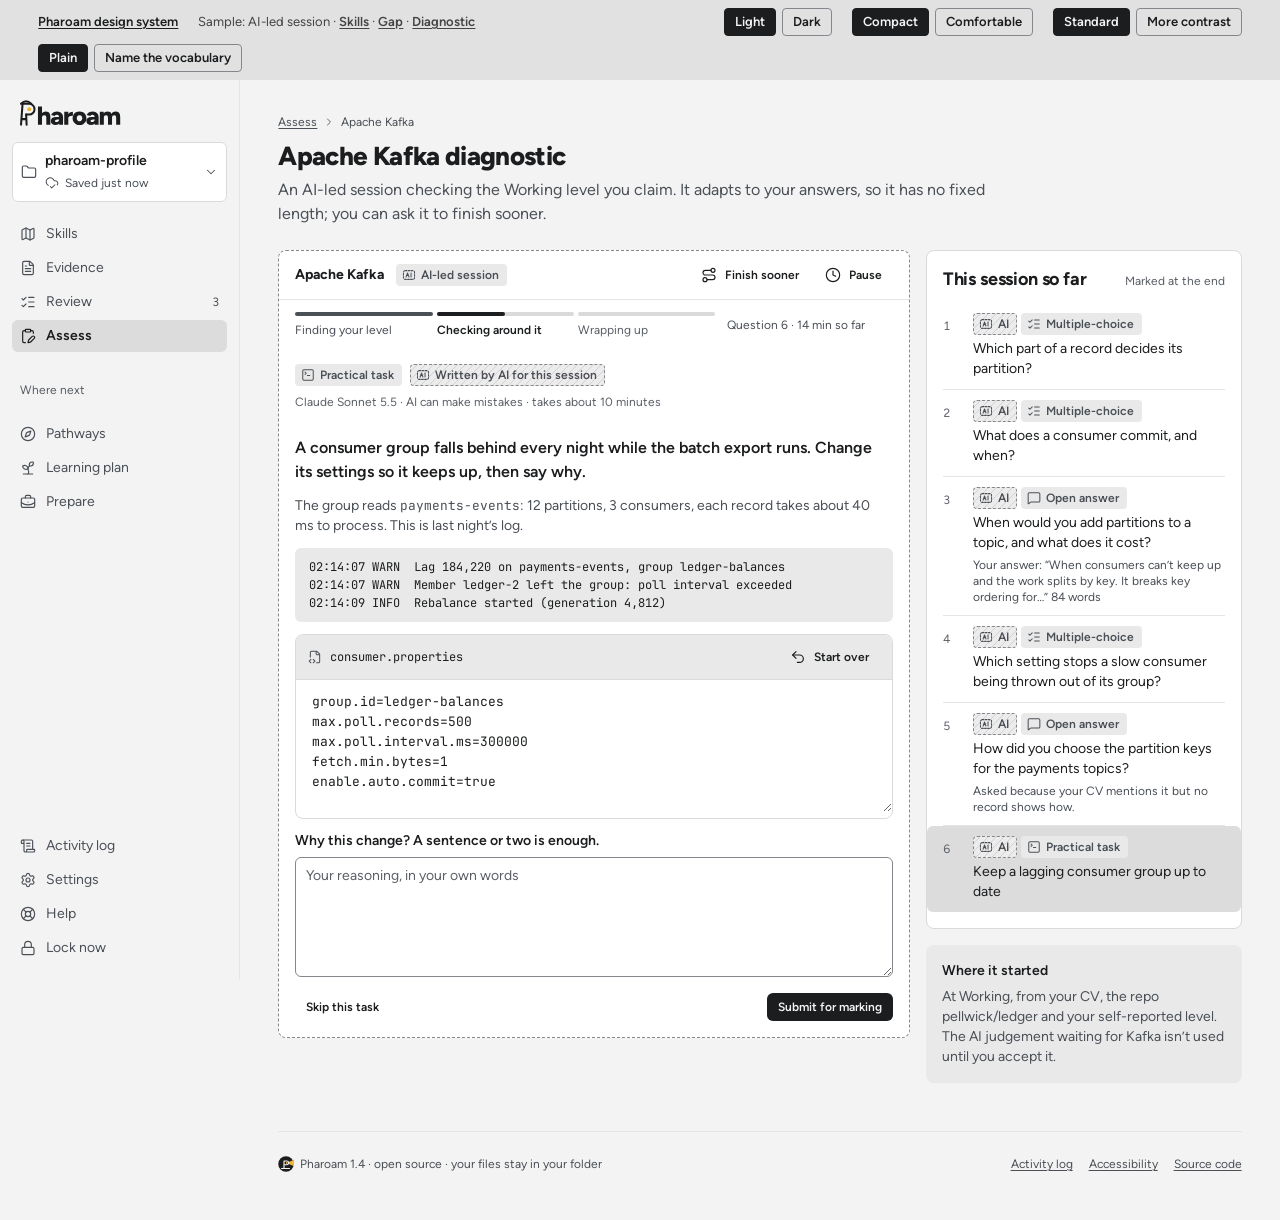
<file: samples/session.html>
<!doctype html>
<html lang="en" data-density="compact">
<head>
<meta charset="utf-8">
<meta name="viewport" content="width=device-width, initial-scale=1">
<title>AI-led session · Pharoam sample</title>
<meta name="description" content="Pharoam design system: an AI-led diagnostic session in progress, an illustration of the system.">
<link rel="icon" href="../brand/favicon.svg" type="image/svg+xml">
<link rel="stylesheet" href="../assets/css/tokens.css">
<link rel="stylesheet" href="../assets/css/pharoam.css">
<link rel="stylesheet" href="../assets/css/doc.css">
<style>
  /* Desktop 1440: canvas 1120. The question takes the main column, 736; the
     session so far takes the rail, 368: 736 + 16 + 368 = 1120. One question
     at a time, so the rail answers "where am I" and the main column the task. */
  .session-grid { display: grid; grid-template-columns: minmax(0, 2fr) minmax(0, 1fr); gap: var(--gap); align-items: start; }
  .session-grid > * { min-width: 0; }
  .rail { display: grid; gap: var(--gap); }
  .so-far { list-style: none; margin: 0; padding: 0; }
  .so-far > li { display: grid; grid-template-columns: 20px 1fr; gap: 2px 10px; padding-block: 10px; border-block-end: 1px solid var(--line-soft); }
  .so-far > li:last-child { border-block-end: 0; }
  .so-far .n { color: var(--ink-3); font-size: var(--fs-meta); font-variant-numeric: tabular-nums; padding-block-start: 3px; }
  .so-far .q { display: grid; gap: 4px; justify-items: start; }
  .so-far .q p { margin: 0; }
  .so-far .why-asked, .so-far .mine { font-size: var(--fs-meta); line-height: var(--lh-meta); color: var(--ink-2); }
  .so-far li.is-now { background: var(--active); margin-inline: calc(var(--pad) * -1); padding-inline: var(--pad); border-radius: var(--radius-control); }
  .task-log { margin: 0; padding: 10px 14px; font-family: var(--font-code); font-size: 12px; line-height: 18px; background: var(--panel); border-radius: var(--radius-control); overflow-x: auto; direction: ltr; text-align: left; }
  .config { width: 100%; min-height: 132px; resize: vertical; border: 0; padding: 12px 16px; font-family: var(--font-code); font-size: 13px; line-height: 20px; background: var(--surface); color: var(--ink); direction: ltr; }
  .config:focus-visible { outline: 2px solid var(--focus); outline-offset: -2px; border-radius: 0; }
  @media (max-width: 1023px) { .session-grid { grid-template-columns: 1fr; } }
</style>
</head>
<body>
<script src="../assets/icons/lucide/sprite.js"></script>
<script src="../assets/js/glyphs.js"></script>
<script src="../brand/marks.js"></script>

<div class="ds-bar no-print" role="region" aria-label="Sample view settings">
  <a href="../index.html">Pharoam design system</a>
  <span class="ds-name">Sample: AI-led session · <a href="skills.html">Skills</a> · <a href="gap.html">Gap</a> · <a href="diagnostic.html">Diagnostic</a></span>
  <span class="ds-spacer"></span>
  <span class="ds-group" role="group" aria-label="Theme"><button data-set="theme=light">Light</button><button data-set="theme=dark">Dark</button></span>
  <span class="ds-group" role="group" aria-label="Density"><button data-set="density=compact">Compact</button><button data-set="density=comfortable">Comfortable</button></span>
  <span class="ds-group" role="group" aria-label="Contrast"><button data-set="contrast=normal">Standard</button><button data-set="contrast=more">More contrast</button></span>
  <span class="ds-group" role="group" aria-label="Vocabulary labels"><button data-set="annotate=off">Plain</button><button data-set="annotate=on">Name the vocabulary</button></span>
</div>

<div class="app">
  <header class="topbar">
    <button class="btn btn-quiet btn-icon" data-nav-toggle aria-expanded="false" aria-label="Menu"><svg class="ic"><use href="#i-menu"/></svg></button>
    <span data-mark></span>
    <span class="topbar-title">Apache Kafka diagnostic</span>
    <span class="sync"><svg class="ic"><use href="#i-cloud-check"/></svg>Saved</span>
  </header>

  <aside class="sidebar" aria-label="Pharoam">
    <a class="brand" href="#" aria-label="Pharoam home"><span data-wordmark></span></a>

    <button class="storage-switch" aria-label="Storage: My folder, pharoam-profile. Saved just now. Change storage">
      <svg class="ic"><use href="#i-folder"/></svg>
      <span class="s-name">pharoam-profile</span>
      <svg class="ic ic-sm" style="grid-row: span 2"><use href="#i-chevron-down"/></svg>
      <span class="sync"><svg class="ic"><use href="#i-cloud-check"/></svg>Saved just now</span>
    </button>

    <nav class="nav" aria-label="Main">
      <a href="skills.html"><svg class="ic"><use href="#i-map"/></svg>Skills</a>
      <a href="#"><svg class="ic"><use href="#i-file-text"/></svg>Evidence</a>
      <a href="skills.html#queue"><svg class="ic"><use href="#i-list-checks"/></svg>Review<span class="count" aria-label="3 AI judgements waiting">3</span></a>
      <a href="diagnostic.html" aria-current="page"><svg class="ic"><use href="#i-clipboard-pen"/></svg>Assess</a>
      <p class="nav-label">Where next</p>
      <a href="gap.html"><svg class="ic"><use href="#i-compass"/></svg>Pathways</a>
      <a href="#"><svg class="ic"><use href="#i-sprout"/></svg>Learning plan</a>
      <a href="#"><svg class="ic"><use href="#i-briefcase-business"/></svg>Prepare</a>
    </nav>

    <div class="sidebar-foot nav">
      <a href="#"><svg class="ic"><use href="#i-scroll-text"/></svg>Activity log</a>
      <a href="#"><svg class="ic"><use href="#i-settings"/></svg>Settings</a>
      <a href="#"><svg class="ic"><use href="#i-life-buoy"/></svg>Help</a>
      <a href="#" data-lock role="button"><svg class="ic"><use href="#i-lock"/></svg>Lock now</a>
    </div>
  </aside>

  <main class="canvas" id="main">
    <div class="canvas-inner">

      <nav class="crumbs" aria-label="Breadcrumb">
        <a href="diagnostic.html">Assess</a><svg class="ic ic-dir"><use href="#i-chevron-right"/></svg><span aria-current="page">Apache Kafka</span>
      </nav>
      <div class="titlebar">
        <div>
          <h1 class="t-title">Apache Kafka diagnostic</h1>
          <p class="t-lead">An AI-led session checking the Working level you claim. It adapts to your answers, so it has no fixed length; you can ask it to finish sooner.</p>
        </div>
      </div>

      <div class="session-grid">
        <!-- The current question: a practical task -->
        <section class="session ai-session" aria-labelledby="q6" data-vocab="Diagnostic session: AI-led">
          <div class="session-head">
            <span class="s-skill">Apache Kafka</span>
            <span class="tag q-type"><svg class="ic"><use href="#i-ai"/></svg>AI-led session</span>
            <span class="s-end"><button class="btn btn-quiet btn-sm" data-pace aria-pressed="false" aria-controls="pace-note" data-vocab="Finish sooner"><svg class="ic"><use href="#i-route"/></svg><span class="label">Finish sooner</span></button><button class="btn btn-quiet btn-sm" data-dialog="paused"><svg class="ic"><use href="#i-clock"/></svg>Pause</button></span>
          </div>
          <div class="session-progress" data-vocab="Session phases">
            <ol class="phases" aria-label="Session progress">
              <li class="done">Finding your level</li>
              <li class="now" aria-current="step">Checking around it</li>
              <li>Wrapping up</li>
            </ol>
            <span>Question 6 · 14 min so far</span>
          </div>
          <p class="pace-note" id="pace-note" hidden>Pharoam will try to wrap up in fewer questions. It can’t promise how many; the explanation will say if there was too little to go on.</p>
          <form class="session-q" onsubmit="return false">
            <p class="q-label">
              <span class="tag q-type" data-vocab="Question type"><svg class="ic"><use href="#i-square-terminal"/></svg>Practical task</span>
              <span class="tag ai-drafted"><svg class="ic"><use href="#i-ai"/></svg>Written by AI for this session</span>
              <span class="t-meta">Claude Sonnet 5.5 · AI can make mistakes · takes about 10 minutes</span>
            </p>
            <h2 class="q-text" id="q6">A consumer group falls behind every night while the batch export runs. Change its settings so it keeps up, then say why.</h2>
            <div class="task" data-vocab="Practical task">
              <p class="task-brief">The group reads <code style="font-family:var(--font-code);font-size:0.92em">payments-events</code>: 12 partitions, 3 consumers, each record takes about 40 ms to process. This is last night’s log.</p>
              <pre class="task-log">02:14:07 WARN  Lag 184,220 on payments-events, group ledger-balances
02:14:07 WARN  Member ledger-2 left the group: poll interval exceeded
02:14:09 INFO  Rebalance started (generation 4,812)</pre>
              <div class="file-view">
                <div class="file-bar"><svg class="ic ic-sm"><use href="#i-file-code-2"/></svg><code>consumer.properties</code><span class="file-actions"><button class="btn btn-quiet btn-sm" type="button"><svg class="ic"><use href="#i-undo-2"/></svg>Start over</button></span></div>
                <label class="visually-hidden" for="cfg">consumer.properties, editable</label>
                <textarea class="config" id="cfg" spellcheck="false">group.id=ledger-balances
max.poll.records=500
max.poll.interval.ms=300000
fetch.min.bytes=1
enable.auto.commit=true</textarea>
              </div>
              <div class="open-answer">
                <label class="field-label" for="why6">Why this change? A sentence or two is enough.</label>
                <textarea class="textarea" id="why6" placeholder="Your reasoning, in your own words"></textarea>
              </div>
            </div>
          </form>
          <div class="session-foot"><button class="btn btn-quiet btn-sm">Skip this task</button><button class="btn btn-primary btn-sm">Submit for marking</button></div>
        </section>

        <div class="rail">
          <!-- The session so far: a mix of question types, never marked right or wrong here -->
          <section class="sheet" style="padding: var(--pad)" aria-labelledby="sofar-title">
            <div class="panel-head">
              <h2 class="t-section" id="sofar-title">This session so far</h2>
              <span class="t-meta">Marked at the end</span>
            </div>
            <ol class="so-far">
              <li><span class="n">1</span><span class="q"><span class="cluster" style="gap:4px"><span class="tag ai-drafted" aria-label="Written by AI"><svg class="ic"><use href="#i-ai"/></svg>AI</span><span class="tag q-type"><svg class="ic"><use href="#i-list-checks"/></svg>Multiple-choice</span></span><p>Which part of a record decides its partition?</p></span></li>
              <li><span class="n">2</span><span class="q"><span class="cluster" style="gap:4px"><span class="tag ai-drafted" aria-label="Written by AI"><svg class="ic"><use href="#i-ai"/></svg>AI</span><span class="tag q-type"><svg class="ic"><use href="#i-list-checks"/></svg>Multiple-choice</span></span><p>What does a consumer commit, and when?</p></span></li>
              <li><span class="n">3</span><span class="q"><span class="cluster" style="gap:4px"><span class="tag ai-drafted" aria-label="Written by AI"><svg class="ic"><use href="#i-ai"/></svg>AI</span><span class="tag q-type" data-vocab="Open answer"><svg class="ic"><use href="#i-message-square"/></svg>Open answer</span></span><p>When would you add partitions to a topic, and what does it cost?</p><span class="mine">Your answer: “When consumers can’t keep up and the work splits by key. It breaks key ordering for…” 84 words</span></span></li>
              <li><span class="n">4</span><span class="q"><span class="cluster" style="gap:4px"><span class="tag ai-drafted" aria-label="Written by AI"><svg class="ic"><use href="#i-ai"/></svg>AI</span><span class="tag q-type"><svg class="ic"><use href="#i-list-checks"/></svg>Multiple-choice</span></span><p>Which setting stops a slow consumer being thrown out of its group?</p></span></li>
              <li><span class="n">5</span><span class="q"><span class="cluster" style="gap:4px"><span class="tag ai-drafted" aria-label="Written by AI"><svg class="ic"><use href="#i-ai"/></svg>AI</span><span class="tag q-type"><svg class="ic"><use href="#i-message-square"/></svg>Open answer</span></span><p>How did you choose the partition keys for the payments topics?</p><span class="why-asked">Asked because your CV mentions it but no record shows how.</span></span></li>
              <li class="is-now" aria-current="step"><span class="n">6</span><span class="q"><span class="cluster" style="gap:4px"><span class="tag ai-drafted" aria-label="Written by AI"><svg class="ic"><use href="#i-ai"/></svg>AI</span><span class="tag q-type"><svg class="ic"><use href="#i-square-terminal"/></svg>Practical task</span></span><p>Keep a lagging consumer group up to date</p></span></li>
            </ol>
          </section>

          <section class="panel" aria-labelledby="start-title">
            <h2 class="t-label" id="start-title" style="margin-block-end:6px">Where it started</h2>
            <p class="muted" style="margin:0">At Working, from your CV, the repo pellwick/ledger and your self-reported level. The AI judgement waiting for Kafka isn’t used until you accept it.</p>
          </section>
        </div>
      </div>

      <footer class="org-footer">
        <span class="hosted"><span data-mark style="width:16px;height:16px"></span>Pharoam 1.4 · open source · your files stay in your folder</span>
        <nav aria-label="Pharoam">
          <a href="#">Activity log</a><a href="#">Accessibility</a><a href="#">Source code</a>
        </nav>
      </footer>
    </div>
  </main>
</div>

<!-- Paused: the session waits, with its place kept -->
<dialog id="paused" class="dialog" aria-labelledby="paused-title" data-vocab="Paused session">
  <h2 class="t-section" id="paused-title">Apache Kafka diagnostic, paused at question 6</h2>
  <p class="muted" style="margin:0">Your answers so far are kept. Resume from the skill or from Assess at any time; it picks up where you stopped.</p>
  <div class="dialog-actions"><button class="btn btn-quiet" data-close>Leave for now</button><button class="btn btn-primary" data-close><svg class="ic"><use href="#i-arrow-right"/></svg>Resume</button></div>
</dialog>

<div id="lock-screen" hidden style="position:fixed;inset:0;z-index:20;display:grid;background:var(--ground)">
  <div class="lock" role="dialog" aria-modal="true" aria-labelledby="lock-title">
    <span data-mark="full"></span>
    <h2 class="t-section" id="lock-title"><span class="tag trust-locked" style="vertical-align:3px;margin-inline-end:6px"><svg class="ic"><use href="#i-lock"/></svg>Locked</span>Pharoam is locked</h2>
    <p class="muted" style="margin:0;max-width:40ch">Your profile is closed on this device. Your files are unchanged in your folder.</p>
    <form>
      <div class="field"><label for="pass">Passphrase</label><input class="input" id="pass" type="password" autocomplete="current-password"></div>
      <button class="btn btn-primary" type="submit">Unlock</button>
    </form>
  </div>
</div>

<script src="../assets/js/ds.js"></script>
</body>
</html>
</file>
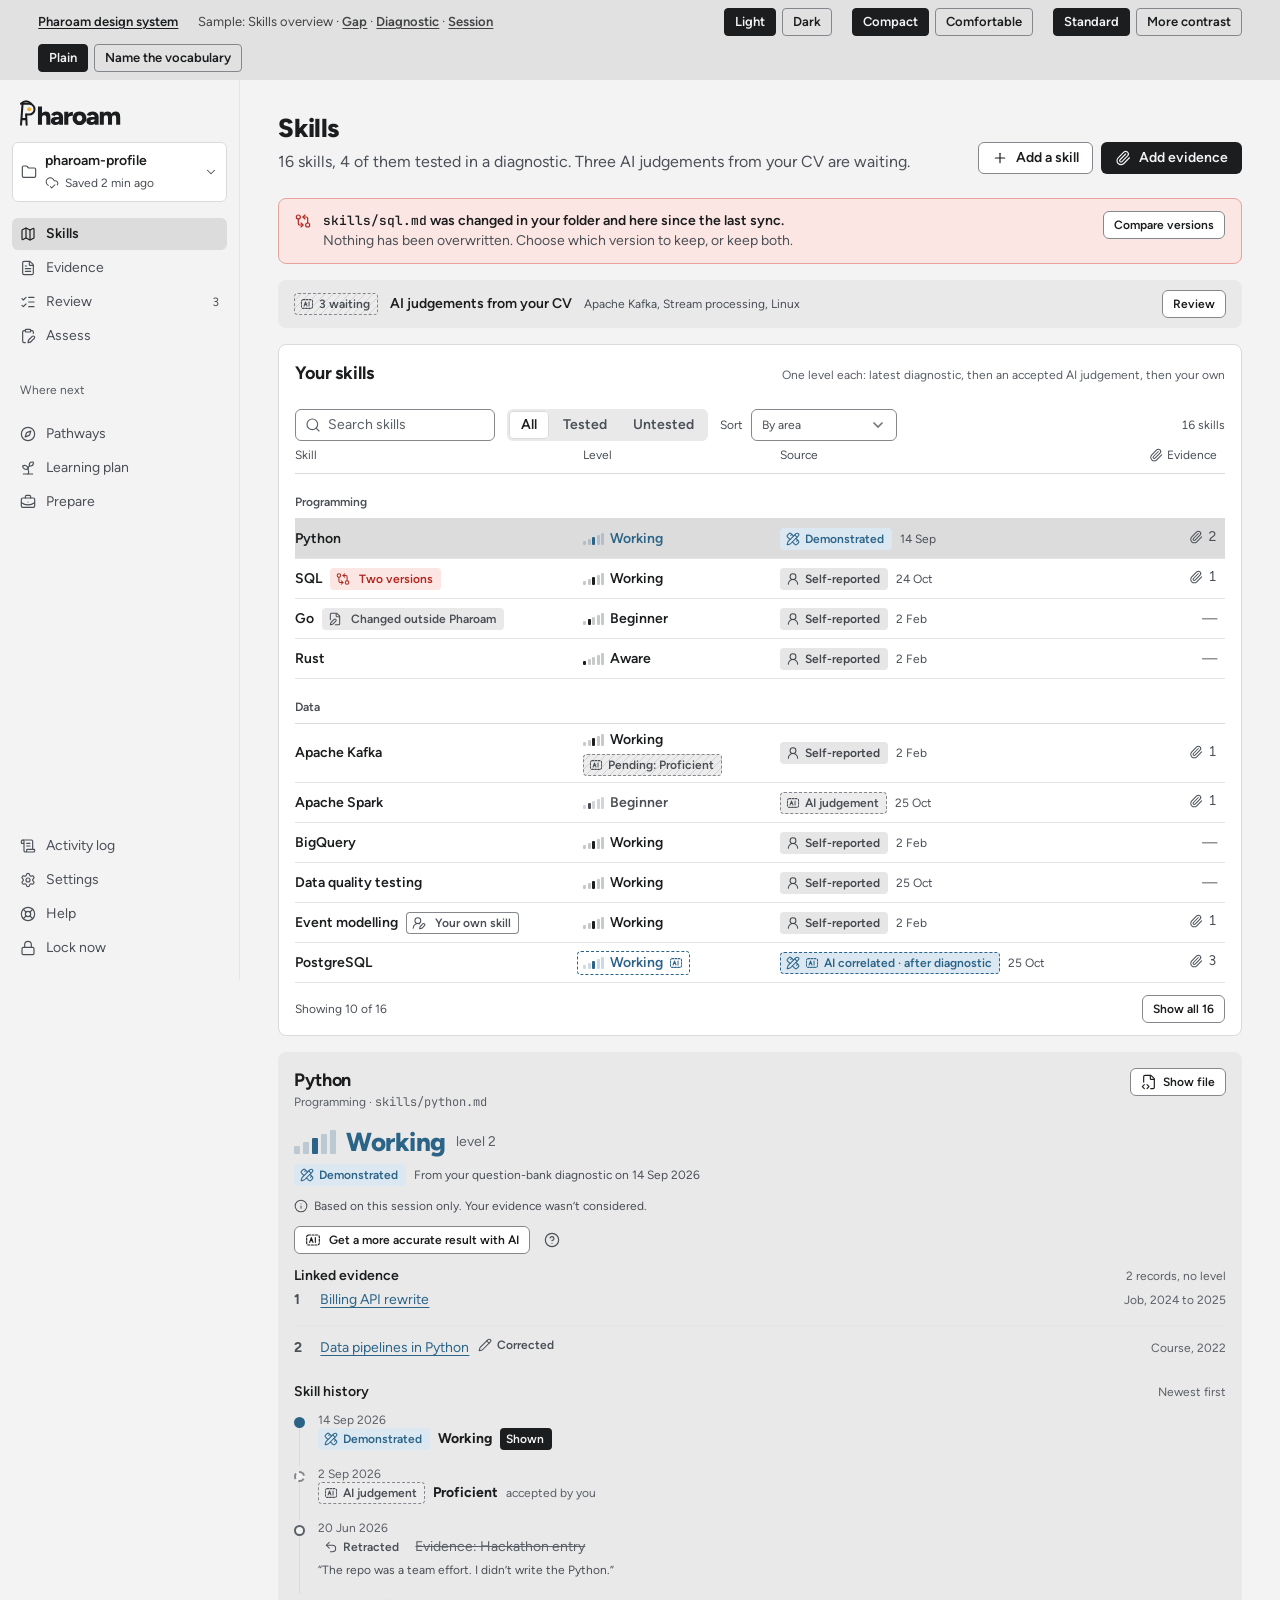
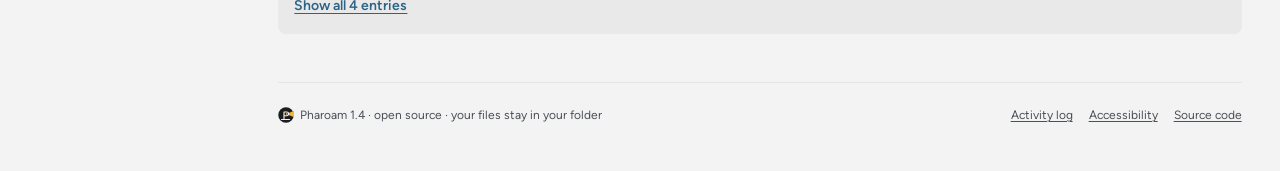
<file: samples/skills.html>
<!doctype html>
<html lang="en" data-density="compact">
<head>
<meta charset="utf-8">
<meta name="viewport" content="width=device-width, initial-scale=1">
<title>Skills · Pharoam sample</title>
<meta name="description" content="Pharoam design system: the skills overview, an illustration of the system.">
<link rel="icon" href="../brand/favicon.svg" type="image/svg+xml">
<link rel="stylesheet" href="../assets/css/tokens.css">
<link rel="stylesheet" href="../assets/css/pharoam.css">
<link rel="stylesheet" href="../assets/css/doc.css">
<style>
  /* Grid arithmetic, desktop 1440: canvas 1440 - 240 sidebar - 2 x 40 padding = 1120.
     Main column 704 + 16 gutter + 400 detail = 1120; at 1360, 664 + 16 + 360 = 1040. The table needs about 620
     for a name, the one level, its source label and the evidence count; the
     detail needs 400 for the level, its source line and the history. */
  .skills-grid { display: grid; grid-template-columns: minmax(0, 1fr) 400px; gap: var(--gap); align-items: start; }
  .skills-grid > .main { display: grid; gap: var(--gap); min-width: 0; }
  .skills-grid > .main > *, .detail > * { min-width: 0; }
  .table-wrap { overflow-x: auto; padding: 4px var(--pad) var(--space-3); }
  .table-tools { padding: var(--space-3) var(--pad) 0; }
  .table-wrap .table { min-width: 560px; }
  .table td .src-line { row-gap: 2px; }
  .table-wrap .table thead th:last-child { min-inline-size: 80px; }
  /* The evidence figures end 8px inside the table, so they never meet the card edge. */
  .table-wrap .table :is(th, td):last-child { padding-inline-end: 8px; }
  .table-wrap .table :is(thead, tbody) th:first-child { padding-inline-end: 4px; }
  .table td[data-label="Level"] .lvl + .lvl { margin-block-start: 2px; }
  .table td[data-label="Level"] .from-cell { padding-block: 6px; }
  .detail { position: sticky; top: 16px; display: grid; gap: var(--gap); }
  /* The AI judgement review folds into one line above the table, so the
     skills answer the screen's question first; the batch opens in place. */
  .queue-strip { padding-block: 10px; }
  .strip { display: flex; flex-wrap: wrap; align-items: center; gap: 6px 12px; }
  .strip .strip-names { flex: 1 1 24ch; color: var(--ink-2); }
  .strip-body { margin-block-start: var(--space-3); }
  .ev-list li { grid-template-columns: 20px minmax(0, 1fr) auto; align-items: baseline; min-height: 36px; }
  .ev-list li > .t-meta { white-space: nowrap; }
  .detail-head { display: flex; align-items: flex-start; justify-content: space-between; gap: var(--space-3); }
  .q-head { display: flex; align-items: baseline; justify-content: space-between; gap: var(--space-3); margin-block: var(--space-3) var(--space-2); }
  .q-head h3 { margin: 0; font-size: var(--fs-meta); font-weight: 600; color: var(--ink-2); }
  /* Record tags wrap under the name rather than widen the skill column. */
  .table .skill-name .tag { white-space: normal; text-align: start; line-height: 16px; padding-block: 3px; }
  /* Side by side only while the table keeps its columns: it needs about 630px.
     1360-1439: 360px detail; under 1360 the detail moves under its list. */
  @media (max-width: 1439px) { .skills-grid { grid-template-columns: minmax(0, 1fr) 360px; } }
  @media (max-width: 1359px) { .skills-grid { grid-template-columns: 1fr; } .detail { position: static; } }
  /* On a phone the table stacks into blocks, so it needs no scroll frame. */
  @media (max-width: 639px) { .table-wrap { overflow-x: visible; } }
</style>
</head>
<body>
<script src="../assets/icons/lucide/sprite.js"></script>
<script src="../assets/js/glyphs.js"></script>
<script src="../brand/marks.js"></script>

<div class="ds-bar no-print" role="region" aria-label="Sample view settings">
  <a href="../index.html">Pharoam design system</a>
  <span class="ds-name">Sample: Skills overview · <a href="gap.html">Gap</a> · <a href="diagnostic.html">Diagnostic</a> · <a href="session.html">Session</a></span>
  <span class="ds-spacer"></span>
  <span class="ds-group" role="group" aria-label="Theme"><button data-set="theme=light">Light</button><button data-set="theme=dark">Dark</button></span>
  <span class="ds-group" role="group" aria-label="Density"><button data-set="density=compact">Compact</button><button data-set="density=comfortable">Comfortable</button></span>
  <span class="ds-group" role="group" aria-label="Contrast"><button data-set="contrast=normal">Standard</button><button data-set="contrast=more">More contrast</button></span>
  <span class="ds-group" role="group" aria-label="Vocabulary labels"><button data-set="annotate=off">Plain</button><button data-set="annotate=on">Name the vocabulary</button></span>
</div>

<div class="app">
  <!-- Phone and tablet: the sidebar folds into this bar -->
  <header class="topbar">
    <button class="btn btn-quiet btn-icon" data-nav-toggle aria-expanded="false" aria-label="Menu"><svg class="ic"><use href="#i-menu"/></svg></button>
    <span data-mark></span>
    <span class="topbar-title">Skills</span>
    <span class="sync" data-vocab="Sync: saved"><svg class="ic"><use href="#i-cloud-check"/></svg>Saved</span>
  </header>

  <aside class="sidebar" aria-label="Pharoam">
    <a class="brand" href="#" aria-label="Pharoam home"><span data-wordmark></span></a>

    <button class="storage-switch" aria-label="Storage: My folder, pharoam-profile. Saved 2 minutes ago. Change storage">
      <svg class="ic"><use href="#i-folder"/></svg>
      <span class="s-name">pharoam-profile</span>
      <svg class="ic ic-sm" style="grid-row: span 2"><use href="#i-chevron-down"/></svg>
      <span class="sync" data-vocab="Sync: saved"><svg class="ic"><use href="#i-cloud-check"/></svg>Saved 2 min ago</span>
    </button>

    <nav class="nav" aria-label="Main">
      <a href="#" aria-current="page"><svg class="ic"><use href="#i-map"/></svg>Skills</a>
      <a href="#"><svg class="ic"><use href="#i-file-text"/></svg>Evidence</a>
      <a href="#queue"><svg class="ic"><use href="#i-list-checks"/></svg>Review<span class="count" aria-label="3 AI judgements waiting">3</span></a>
      <a href="diagnostic.html"><svg class="ic"><use href="#i-clipboard-pen"/></svg>Assess</a>
      <p class="nav-label">Where next</p>
      <a href="gap.html"><svg class="ic"><use href="#i-compass"/></svg>Pathways</a>
      <a href="#"><svg class="ic"><use href="#i-sprout"/></svg>Learning plan</a>
      <a href="#"><svg class="ic"><use href="#i-briefcase-business"/></svg>Prepare</a>
    </nav>

    <div class="sidebar-foot nav">
      <a href="#"><svg class="ic"><use href="#i-scroll-text"/></svg>Activity log</a>
      <a href="#"><svg class="ic"><use href="#i-settings"/></svg>Settings</a>
      <a href="#"><svg class="ic"><use href="#i-life-buoy"/></svg>Help</a>
      <a href="#" data-lock role="button" data-vocab="Trust: locked app"><svg class="ic"><use href="#i-lock"/></svg>Lock now</a>
    </div>
  </aside>

  <main class="canvas" id="main">
    <div class="canvas-inner">

      <div class="titlebar">
        <div>
          <h1 class="t-title">Skills</h1>
          <p class="t-lead">16 skills, 4 of them tested in a diagnostic. Three AI judgements from your CV are waiting.</p>
        </div>
        <div class="actions">
          <button class="btn btn-secondary"><svg class="ic"><use href="#i-plus"/></svg>Add a skill</button>
          <button class="btn btn-primary"><svg class="ic"><use href="#i-paperclip"/></svg>Add evidence</button>
        </div>
      </div>

      <div class="notice notice-problem" role="region" aria-label="Sync conflict" style="margin-block-end: var(--gap)" data-vocab="Sync: conflict">
        <svg class="ic"><use href="#i-git-compare-arrows"/></svg>
        <div>
          <p class="notice-title"><code style="font-family:var(--font-code);font-size:0.92em">skills/sql.md</code> was changed in your folder and here since the last sync.</p>
          <p class="muted">Nothing has been overwritten. Choose which version to keep, or keep both.</p>
        </div>
        <div class="notice-actions"><button class="btn btn-secondary btn-sm" onclick="document.getElementById('conflict-dialog').showModal()">Compare versions</button></div>
      </div>

      <div class="skills-grid">
        <div class="main">

          <!-- AI judgement review: proposals from the evidence, decided one by one or all at once -->
          <section class="panel queue-strip" aria-labelledby="queue-title" data-vocab="AI judgement review">
            <div class="strip">
              <span class="tag ai-pending"><svg class="ic"><use href="#i-ai"/></svg>3 waiting</span>
              <h2 class="t-label" id="queue-title">AI judgements from your CV</h2>
              <span class="t-meta strip-names">Apache Kafka, Stream processing, Linux</span>
              <button class="btn btn-secondary btn-sm" data-disclose aria-expanded="false" aria-controls="queue" data-open="Hide" data-closed="Review"><span class="label">Review</span></button>
            </div>
            <div id="queue" class="strip-body" hidden>
            <div class="queue-bar">
              <span class="t-meta">Proposed by Claude Sonnet 5.5, which can make mistakes. Each one counts only once you accept it; a diagnostic is still what sets a demonstrated level.</span>
              <button class="btn btn-secondary btn-sm" data-accept-all="queue-waiting"><svg class="ic"><use href="#i-check"/></svg>Accept all <span class="n">3</span> waiting</button>
            </div>
            <ul class="queue" id="queue-waiting">
              <li class="queue-item">
                <div class="q-claim">
                  <span class="tag q-state ai-pending" data-vocab="AI: pending"><svg class="ic"><use href="#i-ai"/></svg>Pending</span>
                  <strong>Apache Kafka</strong>
                  <span class="lvl" data-level="3"><span class="stairs" aria-hidden="true"><i></i><i></i><i></i><i></i><i></i></span>Proficient</span>
                  <span class="t-meta">AI judgement · Claude Sonnet 5.5</span>
                </div>
                <div class="q-actions">
                  <button class="btn btn-secondary btn-sm" data-decide="accept">Accept</button>
                  <button class="btn btn-quiet btn-sm" data-decide="adjust">Adjust</button>
                  <button class="btn btn-quiet btn-sm" data-decide="skip">Skip</button>
                </div>
                <p class="q-why">“Chose the partition keys for 14 topics and ran the cut-over weekend.” Quoted from your CV, Pellwick Energy. Once accepted it becomes the level shown, until a diagnostic.</p>
              </li>
              <li class="queue-item">
                <div class="q-claim">
                  <span class="tag q-state ai-pending"><svg class="ic"><use href="#i-ai"/></svg>Pending</span>
                  <strong>Stream processing</strong>
                  <span class="tag rec-custom">New skill</span>
                  <span class="lvl" data-level="2"><span class="stairs" aria-hidden="true"><i></i><i></i><i></i><i></i><i></i></span>Working</span>
                  <span class="t-meta">AI judgement · Claude Sonnet 5.5</span>
                </div>
                <div class="q-actions">
                  <button class="btn btn-secondary btn-sm" data-decide="accept">Accept</button>
                  <button class="btn btn-quiet btn-sm" data-decide="adjust">Adjust</button>
                  <button class="btn btn-quiet btn-sm" data-decide="skip">Skip</button>
                </div>
                <p class="q-why">“Wrote the consumer that rebuilt balances from the event log.” From the repo pellwick/ledger, README.</p>
              </li>
              <li class="queue-item">
                <div class="q-claim">
                  <span class="tag q-state ai-pending"><svg class="ic"><use href="#i-ai"/></svg>Pending</span>
                  <strong>Linux</strong>
                  <span class="tag rec-custom">New skill</span>
                  <span class="lvl" data-level="2"><span class="stairs" aria-hidden="true"><i></i><i></i><i></i><i></i><i></i></span>Working</span>
                  <span class="t-meta">AI judgement · Claude Sonnet 5.5</span>
                </div>
                <div class="q-actions">
                  <button class="btn btn-secondary btn-sm" data-decide="accept">Accept</button>
                  <button class="btn btn-quiet btn-sm" data-decide="adjust">Adjust</button>
                  <button class="btn btn-quiet btn-sm" data-decide="skip">Skip</button>
                </div>
                <p class="q-why">“Ran the on-call rota for the billing services.” Quoted from your CV.</p>
              </li>
            </ul>
            <div class="q-head"><h3>Decided today</h3><a class="t-meta" href="#">All decisions</a></div>
            <ul class="queue">
              <li class="queue-item is-accepted">
                <div class="q-claim">
                  <span class="tag q-state ai-accepted" data-vocab="AI: accepted"><svg class="ic"><use href="#i-check"/></svg>Accepted by you</span>
                  <strong>PostgreSQL</strong>
                  <span class="lvl" data-level="3"><span class="stairs" aria-hidden="true"><i></i><i></i><i></i><i></i><i></i></span>Proficient</span>
                  <span class="t-meta">Accepted before your AI diagnostic, which now sets the level</span>
                </div>
                <div class="q-actions">
                  <button class="btn btn-quiet btn-sm" data-undo>Undo</button>
                </div>
              </li>
              <li class="queue-item is-accepted">
                <div class="q-claim">
                  <span class="tag q-state ai-accepted"><svg class="ic"><use href="#i-check"/></svg>Accepted by you</span>
                  <strong>Apache Spark</strong>
                  <span class="lvl" data-level="1"><span class="stairs" aria-hidden="true"><i></i><i></i><i></i><i></i><i></i></span>Beginner</span>
                  <span class="t-meta">Now the level shown, until a diagnostic</span>
                </div>
                <div class="q-actions">
                  <button class="btn btn-quiet btn-sm" data-undo>Undo</button>
                </div>
              </li>
              <li class="queue-item is-adjusted">
                <div class="q-claim">
                  <span class="tag q-state ai-adjusted" data-vocab="AI: adjusted"><svg class="ic"><use href="#i-pencil"/></svg>Adjusted by you</span>
                  <strong>Data quality testing</strong>
                  <span class="lvl is-struck" data-level="3" aria-label="proposed Proficient"><span class="stairs" aria-hidden="true"><i></i><i></i><i></i><i></i><i></i></span>Proficient</span> <span class="lvl" data-level="2"><span class="stairs" aria-hidden="true"><i></i><i></i><i></i><i></i><i></i></span>Working</span>
                  <span class="t-meta">Saved as your own level</span>
                </div>
                <div class="q-actions">
                  <button class="btn btn-quiet btn-sm" data-undo>Undo</button>
                </div>
              </li>
              <li class="queue-item is-skipped">
                <div class="q-claim">
                  <span class="tag q-state ai-skipped" data-vocab="AI: skipped"><svg class="ic"><use href="#i-x"/></svg>Skipped by you</span>
                  <strong>Leadership</strong>
                  <span class="lvl" data-level="2"><span class="stairs" aria-hidden="true"><i></i><i></i><i></i><i></i><i></i></span>Working</span>
                  <span class="t-meta">“I coordinated, I didn’t lead.”</span>
                </div>
                <div class="q-actions">
                  <button class="btn btn-quiet btn-sm" data-undo>Undo</button>
                </div>
              </li>
            </ul>
            </div>
            <p id="queue-live" class="visually-hidden" aria-live="polite"></p>
          </section>

          <!-- The skills table: one level per skill, with the source it came from -->
          <section class="sheet" aria-labelledby="table-title">
            <div class="panel-head" style="padding: var(--pad) var(--pad) 0; flex-wrap: wrap">
              <h2 class="t-section" id="table-title">Your skills</h2>
              <span class="t-meta" data-vocab="Which level is shown">One level each: latest diagnostic, then an accepted AI judgement, then your own</span>
            </div>
            <div class="toolbar table-tools" id="skill-tools" data-list-tools="skill-rows" data-noun="skills" data-page-size="10" role="search" aria-label="Find skills" data-vocab="List tools">
              <label class="search"><svg class="ic"><use href="#i-search"/></svg><input class="input" type="search" placeholder="Search skills" aria-label="Search skills" data-search></label>
              <span class="seg" role="group" aria-label="Show">
                <button type="button" data-filter="all" aria-pressed="true">All</button>
                <button type="button" data-filter="tested" aria-pressed="false">Tested</button>
                <button type="button" data-filter="untested" aria-pressed="false">Untested</button>
              </span>
              <label class="sort">Sort
                <select class="select" data-sort>
                  <option value="default">By area</option>
                  <option value="level:desc">Level, highest first</option>
                  <option value="level:asc">Level, lowest first</option>
                  <option value="name:asc">A to Z</option>
                  <option value="date:desc">Recently changed</option>
                </select>
              </label>
              <span class="count" aria-live="polite">16 skills</span>
            </div>
            <div class="table-wrap">
            <table class="table stackable">
              <thead>
                <tr>
                  <th scope="col">Skill</th>
                  <th scope="col">Level</th>
                  <th scope="col">Source</th>
                  <th scope="col" class="t-r"><svg class="ic"><use href="#i-paperclip"/></svg>Evidence<span class="visually-hidden">, linked records</span></th>
                </tr>
              </thead>
              <tbody id="skill-rows" data-empty="No skills match. Try another word, or show all.">
                <tr class="group-row"><td colspan="4">Programming</td></tr>
                <tr class="row-link" data-row data-name="python" data-level="2" data-date="2026-09-14" data-tags="tested" aria-selected="true">
                  <th scope="row"><span class="skill-name"><a href="#detail" style="color:var(--ink);text-decoration:none">Python</a></span></th>
                  <td data-label="Level"><span class="from-cell"><span class="lvl by-demo" data-level="2"><span class="stairs" aria-hidden="true"><i></i><i></i><i></i><i></i><i></i></span>Working</span></span></td>
                  <td data-label="Source"><p class="src-line"><span data-vocab="Source: demonstrated" class="tag src-demo"><svg class="ic"><use href="#i-pencil-ruler"/></svg>Demonstrated</span><span>14 Sep</span></p></td>
                  <td data-label="Evidence"><a class="ev-count" href="#" data-vocab="Evidence: linked, no level"><svg class="ic"><use href="#i-paperclip"/></svg>2<span class="visually-hidden"> records</span></a></td>
                </tr>
                <tr data-row data-name="sql" data-level="2" data-date="2026-10-24" data-tags="untested">
                  <th scope="row"><span class="skill-name">SQL <span class="tag" style="background:var(--problem-wash);color:var(--problem)"><svg class="ic"><use href="#i-git-compare-arrows"/></svg>Two versions</span></span></th>
                  <td data-label="Level"><span class="from-cell"><span class="lvl" data-level="2"><span class="stairs" aria-hidden="true"><i></i><i></i><i></i><i></i><i></i></span>Working</span></span></td>
                  <td data-label="Source"><p class="src-line"><span data-vocab="Source: self-reported" class="tag src-self"><svg class="ic"><use href="#i-user-round"/></svg>Self-reported</span><span>24 Oct</span></p></td>
                  <td data-label="Evidence"><a class="ev-count" href="#"><svg class="ic"><use href="#i-paperclip"/></svg>1<span class="visually-hidden"> record</span></a></td>
                </tr>
                <tr data-row data-name="go" data-level="1" data-date="2026-02-02" data-tags="untested">
                  <th scope="row"><span class="skill-name">Go <span class="tag rec-outside" data-vocab="Record: edited outside Pharoam" title="go.md changed in your editor on 21 Oct. Pharoam reloaded it."><svg class="ic"><use href="#i-file-pen"/></svg>Changed outside Pharoam</span></span></th>
                  <td data-label="Level"><span class="from-cell"><span class="lvl" data-level="1" data-vocab="Level 1: beginner"><span class="stairs" aria-hidden="true"><i></i><i></i><i></i><i></i><i></i></span>Beginner</span></span></td>
                  <td data-label="Source"><p class="src-line"><span class="tag src-self"><svg class="ic"><use href="#i-user-round"/></svg>Self-reported</span><span>2 Feb</span></p></td>
                  <td data-label="Evidence"><span class="none">—</span></td>
                </tr>
                <tr data-row data-name="rust" data-level="0" data-date="2026-02-02" data-tags="untested">
                  <th scope="row"><span class="skill-name">Rust</span></th>
                  <td data-label="Level"><span class="from-cell"><span class="lvl" data-level="0" data-vocab="Level 0: aware"><span class="stairs" aria-hidden="true"><i></i><i></i><i></i><i></i><i></i></span>Aware</span></span></td>
                  <td data-label="Source"><p class="src-line"><span class="tag src-self"><svg class="ic"><use href="#i-user-round"/></svg>Self-reported</span><span>2 Feb</span></p></td>
                  <td data-label="Evidence"><span class="none">—</span></td>
                </tr>
                <tr class="group-row"><td colspan="4">Data</td></tr>
                <tr data-row data-name="apache kafka" data-level="2" data-date="2026-02-02" data-tags="untested waiting">
                  <th scope="row"><span class="skill-name">Apache Kafka</span></th>
                  <td data-label="Level"><span class="from-cell"><span class="lvl" data-level="2" data-vocab="Level 2: working"><span class="stairs" aria-hidden="true"><i></i><i></i><i></i><i></i><i></i></span>Working</span><a class="tag ai-pending" href="#queue" style="text-decoration:none" data-vocab="AI judgement waiting"><svg class="ic"><use href="#i-ai"/></svg>Pending: Proficient</a></span></td>
                  <td data-label="Source"><p class="src-line"><span class="tag src-self"><svg class="ic"><use href="#i-user-round"/></svg>Self-reported</span><span>2 Feb</span></p></td>
                  <td data-label="Evidence"><a class="ev-count" href="#"><svg class="ic"><use href="#i-paperclip"/></svg>1<span class="visually-hidden"> record</span></a></td>
                </tr>
                <tr data-row data-name="apache spark" data-level="1" data-date="2026-10-25" data-tags="untested">
                  <th scope="row"><span class="skill-name">Apache Spark</span></th>
                  <td data-label="Level"><span class="from-cell"><span class="lvl by-ai" data-level="1"><span class="stairs" aria-hidden="true"><i></i><i></i><i></i><i></i><i></i></span>Beginner</span></span></td>
                  <td data-label="Source"><p class="src-line"><span data-vocab="Source: AI judgement" class="tag src-ai"><svg class="ic"><use href="#i-ai"/></svg>AI judgement</span><span>25 Oct</span></p></td>
                  <td data-label="Evidence"><a class="ev-count" href="#"><svg class="ic"><use href="#i-paperclip"/></svg>1<span class="visually-hidden"> record</span></a></td>
                </tr>
                <tr data-row data-name="bigquery" data-level="2" data-date="2026-02-02" data-tags="untested">
                  <th scope="row"><span class="skill-name">BigQuery</span></th>
                  <td data-label="Level"><span class="from-cell"><span class="lvl" data-level="2"><span class="stairs" aria-hidden="true"><i></i><i></i><i></i><i></i><i></i></span>Working</span></span></td>
                  <td data-label="Source"><p class="src-line"><span class="tag src-self"><svg class="ic"><use href="#i-user-round"/></svg>Self-reported</span><span>2 Feb</span></p></td>
                  <td data-label="Evidence"><span class="none">—</span></td>
                </tr>
                <tr data-row data-name="data quality testing" data-level="2" data-date="2026-10-25" data-tags="untested">
                  <th scope="row"><span class="skill-name">Data quality testing</span></th>
                  <td data-label="Level"><span class="from-cell"><span class="lvl" data-level="2"><span class="stairs" aria-hidden="true"><i></i><i></i><i></i><i></i><i></i></span>Working</span></span></td>
                  <td data-label="Source"><p class="src-line"><span class="tag src-self"><svg class="ic"><use href="#i-user-round"/></svg>Self-reported</span><span>25 Oct</span></p></td>
                  <td data-label="Evidence"><span class="none">—</span></td>
                </tr>
                <tr data-row data-name="event modelling" data-level="2" data-date="2026-02-02" data-tags="untested">
                  <th scope="row"><span class="skill-name">Event modelling <span class="tag rec-custom" data-vocab="Record: your own skill"><svg class="ic"><use href="#i-user-round-pen"/></svg>Your own skill</span></span></th>
                  <td data-label="Level"><span class="from-cell"><span class="lvl" data-level="2"><span class="stairs" aria-hidden="true"><i></i><i></i><i></i><i></i><i></i></span>Working</span></span></td>
                  <td data-label="Source"><p class="src-line"><span class="tag src-self"><svg class="ic"><use href="#i-user-round"/></svg>Self-reported</span><span>2 Feb</span></p></td>
                  <td data-label="Evidence"><a class="ev-count" href="#"><svg class="ic"><use href="#i-paperclip"/></svg>1<span class="visually-hidden"> record</span></a></td>
                </tr>
                <tr data-row data-name="postgresql" data-level="2" data-date="2026-10-25" data-tags="tested">
                  <th scope="row"><span class="skill-name"><a href="diagnostic.html" style="color:var(--ink);text-decoration:none">PostgreSQL</a></span></th>
                  <td data-label="Level"><span class="from-cell"><span class="lvl by-corr" data-level="2"><span class="stairs" aria-hidden="true"><i></i><i></i><i></i><i></i><i></i></span>Working<svg class="ic" aria-hidden="true"><use href="#i-ai"/></svg></span></span></td>
                  <td data-label="Source"><p class="src-line"><span data-vocab="Source: AI correlated" class="tag src-corr"><svg class="ic"><use href="#i-pencil-ruler"/></svg><svg class="ic"><use href="#i-ai"/></svg>AI correlated · after diagnostic</span><span>25 Oct</span></p></td>
                  <td data-label="Evidence"><a class="ev-count" href="#"><svg class="ic"><use href="#i-paperclip"/></svg>3<span class="visually-hidden"> records</span></a></td>
                </tr>
                <tr class="group-row"><td colspan="4">Infrastructure</td></tr>
                <tr data-row data-name="docker" data-level="3" data-date="2026-10-10" data-tags="tested">
                  <th scope="row"><span class="skill-name">Docker</span></th>
                  <td data-label="Level"><span class="from-cell"><span class="lvl by-demo" data-level="3" data-vocab="Level 3: proficient"><span class="stairs" aria-hidden="true"><i></i><i></i><i></i><i></i><i></i></span>Proficient</span><p class="claim-note" data-vocab="Newer-claim note"><svg class="ic"><use href="#i-message-square-quote"/></svg>You’ve since put yourself at Expert. <a href="#">Check it?</a></p></span></td>
                  <td data-label="Source"><p class="src-line"><span class="tag src-demo"><svg class="ic"><use href="#i-pencil-ruler"/></svg>Demonstrated</span><span>10 Oct</span></p></td>
                  <td data-label="Evidence"><a class="ev-count" href="#"><svg class="ic"><use href="#i-paperclip"/></svg>1<span class="visually-hidden"> record</span></a></td>
                </tr>
                <tr data-row data-name="kubernetes" data-level="2" data-date="2026-02-02" data-tags="untested">
                  <th scope="row"><span class="skill-name">Kubernetes <span class="tag rec-attention" data-vocab="Record: needs attention" title="The evidence file evidence/2025-platform-migration.md is missing from your folder."><svg class="ic"><use href="#i-triangle-alert"/></svg>Evidence file missing</span></span></th>
                  <td data-label="Level"><span class="from-cell"><span class="lvl" data-level="2"><span class="stairs" aria-hidden="true"><i></i><i></i><i></i><i></i><i></i></span>Working</span></span></td>
                  <td data-label="Source"><p class="src-line"><span class="tag src-self"><svg class="ic"><use href="#i-user-round"/></svg>Self-reported</span><span>2 Feb</span></p></td>
                  <td data-label="Evidence"><span class="none">—</span></td>
                </tr>
                <tr class="is-retracted" data-row data-name="terraform" data-level="-1" data-date="2026-02-02" data-tags="untested">
                  <th scope="row"><span class="skill-name"><span>Terraform</span> <span class="tag rec-retracted" data-vocab="Record: retracted" title="Retracted 20 Jun 2026: “I’ve only read about it.”"><svg class="ic"><use href="#i-undo-2"/></svg>Retracted 20 Jun</span></span></th>
                  <td data-label="Level"><span class="from-cell"><span class="lvl is-struck" data-level="1"><span class="stairs" aria-hidden="true"><i></i><i></i><i></i><i></i><i></i></span>Beginner</span></span></td>
                  <td data-label="Source"><p class="src-line"><span class="tag src-self"><svg class="ic"><use href="#i-user-round"/></svg>Self-reported</span><span>2 Feb</span></p></td>
                  <td data-label="Evidence"><span class="none">—</span></td>
                </tr>
                <tr class="group-row"><td colspan="4">Working with people</td></tr>
                <tr data-row data-name="mentoring" data-level="2" data-date="2026-03-12" data-tags="untested">
                  <th scope="row"><span class="skill-name">Mentoring <span class="tag rec-corrected" data-vocab="Record: corrected" title="Corrected 12 Mar 2026 from Proficient to Working."><svg class="ic"><use href="#i-pencil"/></svg>Corrected</span></span></th>
                  <td data-label="Level"><span class="from-cell"><span class="lvl is-struck" data-level="3" aria-label="was Proficient"><span class="stairs" aria-hidden="true"><i></i><i></i><i></i><i></i><i></i></span>Proficient</span> <span class="lvl" data-level="2"><span class="stairs" aria-hidden="true"><i></i><i></i><i></i><i></i><i></i></span>Working</span></span></td>
                  <td data-label="Source"><p class="src-line"><span class="tag src-self"><svg class="ic"><use href="#i-user-round"/></svg>Self-reported</span><span>12 Mar</span></p></td>
                  <td data-label="Evidence"><a class="ev-count" href="#"><svg class="ic"><use href="#i-paperclip"/></svg>1<span class="visually-hidden"> record</span></a></td>
                </tr>
                <tr data-row data-name="technical writing" data-level="4" data-date="2026-10-21" data-tags="tested">
                  <th scope="row"><span class="skill-name">Technical writing</span></th>
                  <td data-label="Level"><span class="from-cell"><span class="lvl by-corr" data-level="4" data-vocab="Level 4: expert"><span class="stairs" aria-hidden="true"><i></i><i></i><i></i><i></i><i></i></span>Expert<svg class="ic" aria-hidden="true"><use href="#i-ai"/></svg></span></span></td>
                  <td data-label="Source"><p class="src-line"><span class="tag src-corr"><svg class="ic"><use href="#i-pencil-ruler"/></svg><svg class="ic"><use href="#i-ai"/></svg>AI correlated · after diagnostic</span><span>21 Oct</span></p></td>
                  <td data-label="Evidence"><a class="ev-count" href="#"><svg class="ic"><use href="#i-paperclip"/></svg>2<span class="visually-hidden"> records</span></a></td>
                </tr>
                <tr data-row data-name="stakeholder communication" data-level="3" data-date="2026-02-02" data-tags="untested">
                  <th scope="row"><span class="skill-name">Stakeholder communication</span></th>
                  <td data-label="Level"><span class="from-cell"><span class="lvl" data-level="3"><span class="stairs" aria-hidden="true"><i></i><i></i><i></i><i></i><i></i></span>Proficient</span></span></td>
                  <td data-label="Source"><p class="src-line"><span class="tag src-self"><svg class="ic"><use href="#i-user-round"/></svg>Self-reported</span><span>2 Feb</span></p></td>
                  <td data-label="Evidence"><span class="none">—</span></td>
                </tr>
              </tbody>
            </table>
            <div class="list-foot" data-list-foot="skill-tools" hidden><span class="range">Showing 10 of 16</span><button type="button" class="btn btn-secondary btn-sm">Show all 16</button></div>
            </div>
          </section>
        </div>

        <!-- Detail of the selected skill -->
        <aside class="detail" id="detail" aria-labelledby="detail-title">
          <section class="panel">
            <div class="detail-head">
              <div>
                <h2 class="t-section" id="detail-title">Python</h2>
                <p class="t-meta" style="margin:2px 0 0">Programming · <code style="font-family:var(--font-code)">skills/python.md</code></p>
              </div>
              <button class="btn btn-secondary btn-sm file-toggle" data-show-file="python-friendly" aria-controls="python-file" aria-expanded="false" data-vocab="Show file"><svg class="ic"><use href="#i-file-code-2"/></svg><span class="label">Show file</span></button>
            </div>

            <div id="python-friendly" class="stack" style="margin-block-start: var(--space-4)">
              <div class="skill-level" data-vocab="Skill level display">
                <span class="lvl lvl-lg by-demo" data-level="2"><span class="stairs" aria-hidden="true"><i></i><i></i><i></i><i></i><i></i></span>Working <span class="lvl-n">level 2</span></span>
                <p class="src-line"><span class="tag src-demo"><svg class="ic"><use href="#i-pencil-ruler"/></svg>Demonstrated</span>From your question-bank diagnostic on 14 Sep 2026</p>
              </div>
              <p class="offline-note" data-vocab="Offline-limit note"><svg class="ic"><use href="#i-info"/></svg>Based on this session only. Your evidence wasn’t considered.</p>
              <div class="cluster">
                <a class="btn btn-secondary btn-sm" href="session.html" data-vocab="More accurate with AI"><svg class="ic"><use href="#i-ai"/></svg>Get a more accurate result with AI</a>
                <span class="help-tip">
                  <button class="help-btn" data-help aria-expanded="false" aria-controls="py-why-ai" aria-label="Why AI is more accurate"><svg class="ic"><use href="#i-circle-help"/></svg></button>
                  <span class="tooltip help-pop" id="py-why-ai" role="note" hidden>AI tailors the questions to you, adds open answers and practical tasks, takes your evidence into account, and explains the result.</span>
                </span>
              </div>

              <div>
                <div class="panel-head" style="margin-block-end:4px"><h3 class="t-label">Linked evidence</h3><span class="t-meta">2 records, no level</span></div>
                <ol class="list sources-list ev-list" style="font-size:var(--fs-body);line-height:var(--lh-body)">
                  <li id="ev1"><span class="ref">1</span><span class="li-main"><a href="#">Billing API rewrite</a></span><span class="t-meta">Job, 2024 to 2025</span></li>
                  <li id="ev2"><span class="ref">2</span><span class="li-main"><a href="#">Data pipelines in Python</a> <span class="tag rec-corrected"><svg class="ic"><use href="#i-pencil"/></svg>Corrected</span></span><span class="t-meta">Course, 2022</span></li>
                </ol>
              </div>

              <div>
                <div class="panel-head" style="margin-block-end:10px"><h3 class="t-label">Skill history</h3><span class="t-meta">Newest first</span></div>
                <ol class="timeline" data-vocab="Skill history">
                  <li><span class="dot dot-demo"></span><span class="when">14 Sep 2026</span>
                    <span class="what"><span class="tag src-demo"><svg class="ic"><use href="#i-pencil-ruler"/></svg>Demonstrated</span><strong>Working</strong><span class="tag shown">Shown</span></span></li>
                  <li><span class="dot dot-ai"></span><span class="when">2 Sep 2026</span>
                    <span class="what"><span class="tag src-ai"><svg class="ic"><use href="#i-ai"/></svg>AI judgement</span><strong>Proficient</strong><span class="t-meta">accepted by you</span></span></li>
                  <li><span class="dot dot-retracted"></span><span class="when">20 Jun 2026</span>
                    <span class="what"><span class="tag rec-retracted"><svg class="ic"><use href="#i-undo-2"/></svg>Retracted</span> <del>Evidence: Hackathon entry</del></span>
                    <p class="why">“The repo was a team effort. I didn’t write the Python.”</p></li>
                  <li id="py-hist-more" hidden><span class="dot dot-self"></span><span class="when">2 Feb 2026</span>
                    <span class="what"><span class="tag src-self"><svg class="ic"><use href="#i-user-round"/></svg>Self-reported</span><strong>Proficient</strong></span></li>
                </ol>
                <button class="link-btn" data-disclose aria-expanded="false" aria-controls="py-hist-more" data-open="Show the latest 3" data-closed="Show all 4 entries"><span class="label">Show all 4 entries</span></button>
              </div>
            </div>

            <div id="python-file" class="file-view" hidden style="margin-block-start: var(--space-4)">
              <div class="file-bar">
                <svg class="ic ic-sm"><use href="#i-file-code-2"/></svg>
                <code>pharoam-profile/skills/python.md</code>
                <span>· Saved 2 min ago</span>
                <span class="file-actions"><button class="btn btn-quiet btn-sm"><svg class="ic"><use href="#i-copy"/></svg>Copy</button><button class="btn btn-quiet btn-sm"><svg class="ic"><use href="#i-external-link"/></svg>Open in your editor</button></span>
              </div>
<pre><span class="y-com">---</span>
<span class="y-key">skill</span>: <span class="y-str">Python</span>
<span class="y-key">area</span>: <span class="y-str">Programming</span>
<span class="y-key">history</span>:
  - <span class="y-key">source</span>: <span class="y-str">demonstrated</span>
    <span class="y-key">level</span>: <span class="y-str">working</span>
    <span class="y-key">date</span>: 2026-09-14
    <span class="y-key">session</span>: <span class="y-str">diagnostics/python/2026-09-14.md</span>
  - <span class="y-key">source</span>: <span class="y-str">ai-judged</span>
    <span class="y-key">level</span>: <span class="y-str">proficient</span>
    <span class="y-key">model</span>: <span class="y-str">claude-sonnet-5-5</span>
    <span class="y-key">status</span>: <span class="y-str">accepted</span>
    <span class="y-key">date</span>: 2026-09-02
  - <span class="y-key">source</span>: <span class="y-str">self-reported</span>
    <span class="y-key">level</span>: <span class="y-str">proficient</span>
    <span class="y-key">date</span>: 2026-02-02
<span class="y-key">evidence</span>:
  - <span class="y-str">evidence/2024-billing-api.md</span>
  - <span class="y-str">evidence/2022-ou-data-pipelines.md</span>
<span class="y-com">---</span>

<span class="y-head">## Notes</span>
Most of my Python is services and ETL jobs.
I'm slower with packaging and typing.</pre>
            </div>
          </section>
        </aside>
      </div>

      <footer class="org-footer" data-vocab="Organisation footer slot">
        <span class="hosted"><span data-mark style="width:16px;height:16px"></span>Pharoam 1.4 · open source · your files stay in your folder</span>
        <nav aria-label="Pharoam">
          <a href="#">Activity log</a><a href="#">Accessibility</a><a href="#">Source code</a>
        </nav>
      </footer>
    </div>
  </main>
</div>

<!-- Two-version conflict view, in a dialog -->
<dialog id="conflict-dialog" class="dialog" style="max-inline-size: 880px; inline-size: calc(100% - 32px); padding: var(--space-5)" aria-labelledby="conflict-title" data-vocab="Two-version conflict view">
  <h2 class="t-section" id="conflict-title">Two versions of SQL</h2>
  <p class="muted" style="margin: 4px 0 var(--space-4)">Both changed after the last sync on 24 Oct at 18:02. Differences are marked.</p>
  <div class="conflict">
    <div class="conflict-side">
      <header><strong>In your folder</strong><span class="t-meta">Changed 25 Oct, 09:14, outside Pharoam</span></header>
      <div class="c-body">history:
  - source: self-reported
    level: <span class="c-diff">proficient</span>
    date: <span class="c-diff">2026-10-25</span>
evidence:
  - evidence/2024-billing-api.md</div>
      <div class="c-foot"><button class="btn btn-secondary btn-sm">Keep this version</button></div>
    </div>
    <div class="conflict-side">
      <header><strong>In Pharoam</strong><span class="t-meta">Changed 25 Oct, 09:20, on this device</span></header>
      <div class="c-body">history:
  - source: self-reported
    level: <span class="c-diff">working</span>
    date: <span class="c-diff">2026-10-24</span>
evidence:
  - evidence/2024-billing-api.md
  <span class="c-diff">- evidence/2026-sql-course.md</span></div>
      <div class="c-foot"><button class="btn btn-secondary btn-sm">Keep this version</button></div>
    </div>
  </div>
  <div class="dialog-actions">
    <button class="btn btn-quiet" onclick="this.closest('dialog').close()">Decide later</button>
    <button class="btn btn-secondary">Keep both as separate files</button>
  </div>
</dialog>

<!-- Lock screen, shown by “Lock now” -->
<div id="lock-screen" hidden style="position:fixed;inset:0;z-index:20;display:grid;background:var(--ground)">
  <div class="lock" role="dialog" aria-modal="true" aria-labelledby="lock-title">
    <span data-mark="full"></span>
    <h2 class="t-section" id="lock-title"><span class="tag trust-locked" style="vertical-align:3px;margin-inline-end:6px"><svg class="ic"><use href="#i-lock"/></svg>Locked</span>Pharoam is locked</h2>
    <p class="muted" style="margin:0;max-width:40ch">Your profile is closed on this device. Your files are unchanged in your folder.</p>
    <form>
      <div class="field"><label for="pass">Passphrase</label><input class="input" id="pass" type="password" autocomplete="current-password"></div>
      <button class="btn btn-primary" type="submit">Unlock</button>
    </form>
  </div>
</div>

<script src="../assets/js/ds.js"></script>
</body>
</html>
</file>
<file: assets/css/tokens.css>
/* ==========================================================================
   Pharoam design tokens
   Brand: the Line P seal, Graphite and channel (see /brand).
   One file holds every value the product is built from. Components read
   these names only. Themes, density and contrast are attributes that can sit
   on <html> or on any element, so a subtree can be re-themed for a specimen.

     data-theme="light | dark"          (no attribute: follows the system)
     data-density="compact | comfortable" (compact is the default)
     data-contrast="more"               (also follows prefers-contrast: more)
   ========================================================================== */

/* --- Typefaces: all SIL Open Font Licence, served from /assets/fonts ------ */

@font-face {
  font-family: "Figtree";
  font-style: normal;
  font-display: swap;
  font-weight: 300 900;
  src: url("../fonts/figtree/figtree-latin.woff2") format("woff2-variations");
  unicode-range: U+0000-00FF, U+0131, U+0152-0153, U+02BB-02BC, U+02C6, U+02DA, U+02DC, U+0304, U+0308, U+0329, U+2000-206F, U+20AC, U+2122, U+2191, U+2193, U+2212, U+2215, U+FEFF, U+FFFD;
}
@font-face {
  font-family: "Figtree";
  font-style: normal;
  font-display: swap;
  font-weight: 300 900;
  src: url("../fonts/figtree/figtree-latin-ext.woff2") format("woff2-variations");
  unicode-range: U+0100-02BA, U+02BD-02C5, U+02C7-02CC, U+02CE-02D7, U+02DD-02FF, U+1D00-1DBF, U+1E00-1E9F, U+1EF2-1EFF, U+2020, U+20A0-20AB, U+20AD-20C0, U+2113, U+2C60-2C7F, U+A720-A7FF;
}
@font-face {
  font-family: "Literata";
  font-style: normal;
  font-display: swap;
  font-weight: 200 900;
  src: url("../fonts/literata/literata-latin.woff2") format("woff2-variations");
  unicode-range: U+0000-00FF, U+0131, U+0152-0153, U+02BB-02BC, U+02C6, U+02DA, U+02DC, U+0304, U+0308, U+0329, U+2000-206F, U+20AC, U+2122, U+2191, U+2193, U+2212, U+2215, U+FEFF, U+FFFD;
}
@font-face {
  font-family: "Literata";
  font-style: normal;
  font-display: swap;
  font-weight: 200 900;
  src: url("../fonts/literata/literata-latin-ext.woff2") format("woff2-variations");
  unicode-range: U+0100-02BA, U+02BD-02C5, U+02C7-02CC, U+02CE-02D7, U+02DD-02FF, U+1D00-1DBF, U+1E00-1E9F, U+1EF2-1EFF, U+2020, U+20A0-20AB, U+20AD-20C0, U+2113, U+2C60-2C7F, U+A720-A7FF;
}
@font-face {
  font-family: "Literata";
  font-style: italic;
  font-display: swap;
  font-weight: 200 900;
  src: url("../fonts/literata/literata-italic-latin.woff2") format("woff2-variations");
  unicode-range: U+0000-00FF, U+0131, U+0152-0153, U+2000-206F, U+20AC, U+2122, U+FEFF, U+FFFD;
}
@font-face {
  font-family: "JetBrains Mono";
  font-style: normal;
  font-display: swap;
  font-weight: 100 800;
  src: url("../fonts/jetbrains-mono/jetbrains-mono-latin.woff2") format("woff2-variations");
}
/* Script fallbacks for right-to-left languages. Same weights, same roles. */
@font-face {
  font-family: "Noto Sans Arabic";
  font-display: swap;
  font-weight: 100 900;
  src: url("../fonts/noto-sans-arabic/noto-sans-arabic.woff2") format("woff2-variations");
  unicode-range: U+0600-06FF, U+0750-077F, U+0870-089F, U+08A0-08FF, U+200C-200E, U+FB50-FDFF, U+FE70-FEFC;
}
@font-face {
  font-family: "Noto Naskh Arabic";
  font-display: swap;
  font-weight: 400 700;
  src: url("../fonts/noto-naskh-arabic/noto-naskh-arabic.woff2") format("woff2-variations");
  unicode-range: U+0600-06FF, U+0750-077F, U+0870-089F, U+08A0-08FF, U+200C-200E, U+FB50-FDFF, U+FE70-FEFC;
}
@font-face {
  font-family: "Noto Sans Hebrew";
  font-display: swap;
  font-weight: 100 900;
  src: url("../fonts/noto-sans-hebrew/noto-sans-hebrew.woff2") format("woff2-variations");
  unicode-range: U+0307-0308, U+0590-05FF, U+200C-2010, U+20AA, U+25CC, U+FB1D-FB4F;
}

/* --- Theme-independent values -------------------------------------------- */

:root {
  /* Figtree runs the interface and every title, as in the wordmark.
     Literata is kept for long reading only: records, pathways, AI drafts, the CV. */
  --font-ui: "Figtree", "Noto Sans Arabic", "Noto Sans Hebrew", system-ui, sans-serif;
  --font-read: "Literata", "Noto Naskh Arabic", "Noto Sans Hebrew", Georgia, serif;
  --font-code: "JetBrains Mono", ui-monospace, monospace;

  /* Shape: tight and decided once. Nested radii step down. */
  --radius-panel: 8px;
  --radius-control: 6px;
  --radius-chip: 4px;
  --radius-round: 999px;

  /* Motion: feedback is quick, openings are calm, nothing performs. */
  --ease: cubic-bezier(0.2, 0, 0, 1);
  --ease-exit: cubic-bezier(0.4, 0, 1, 1);
  --dur-feedback: 120ms;
  --dur-open: 200ms;
  --dur-sheet: 280ms;

  /* Layout */
  --sidebar: 240px;
  --canvas-max: 1200px;
  --reading-measure: 68ch;

  /* The lamp: brand gold. The seal's lamp and beam, and a highlight wash.
     Never text, never a status, never the only signal. */
  --lamp: #f2b632;
}

/* --- Light: Paper and Graphite -------------------------------------------- */

:root,
[data-theme="light"] {
  color-scheme: light;

  --ground: #f3f3f3;        /* Paper: page and sidebar */
  --surface: #ffffff;       /* the white sheet: tables, forms, AI output */
  --panel: #e9e9e9;         /* tonal panel, one step off the ground */
  --panel-2: #e1e1e1;       /* nested well, hover on panel rows */
  --active: #dcdcdc;        /* selected nav row, selected list row */

  --ink: #1b1d1f;           /* Graphite: text, figures, the brand */
  --ink-2: #4b5057;         /* secondary text: 7.3:1 on ground */
  --ink-3: #5b6067;         /* meta, placeholders: 5.2:1 on panel */
  --ink-inverse: #ffffff;

  --line: #dadada;          /* panel and card edges */
  --line-soft: #e5e5e5;     /* row rules */
  --line-strong: #84888d;   /* input boundaries: 3.6:1, meets 1.4.11 */

  --channel: #2c6488;       /* the one hue: tested levels, links, the main data */
  --channel-wash: #dce8f1;
  --primary: #1b1d1f;       /* the one filled action per screen: Graphite */
  --primary-ink: #f3f3f3;
  --focus: #2c6488;
  --lamp-wash: #fbecc4;     /* <mark>, search hits, a changed line */

  /* The four sources of a level. Colour is never alone: each has an icon
     and a word. Tested results take the channel: Demonstrated (question
     bank) and AI correlated (AI-led diagnostic) share --src-demo. Untested
     claims stay neutral: Self-reported in ink, AI judgement in graphite.
     Evidence carries no level, so it has no source colour of its own. */
  --src-self: #42464b;      --src-self-wash: #e6e6e6;
  --src-demo: #2c6488;      --src-demo-wash: #dce8f1;
  --src-ai: #4b4f55;        --src-ai-wash: #ececec;
  --ai-edge: #84888d;       /* the dashed edge every AI-made thing carries */
  --ai-hatch: url("data:image/svg+xml,%3Csvg xmlns='http://www.w3.org/2000/svg' width='8' height='8'%3E%3Cpath d='M-1 1l2-2M0 8l8-8M7 9l2-2' stroke='%23d2d2d2' stroke-width='1'/%3E%3C/svg%3E");

  /* Status: kept for real problems only. No green anywhere in Pharoam. */
  --notice: #8a4b00;        --notice-wash: #fcefd6;  --notice-edge: #e6b866;
  --problem: #b3261e;       --problem-wash: #fbe6e3; --problem-edge: #e8a39c;

  --shadow-float: 0 1px 2px rgb(27 29 31 / 0.08), 0 8px 24px rgb(27 29 31 / 0.12);
  --scrim: rgb(27 29 31 / 0.45);
}

/* --- Dark: the lamp room at night ----------------------------------------- */

[data-theme="dark"] {
  color-scheme: dark;

  --ground: #131415;
  --surface: #1b1c1e;
  --panel: #222426;
  --panel-2: #2a2c2f;
  --active: #303236;

  --ink: #f0f0f0;
  --ink-2: #b8bbbf;
  --ink-3: #9da1a6;
  --ink-inverse: #1b1d1f;

  --line: #303236;
  --line-soft: #27292b;
  --line-strong: #6c7076;

  --channel: #7fb2d8;
  --channel-wash: #1b2c3a;
  --primary: #f0f0f0;
  --primary-ink: #1b1d1f;
  --focus: #9cc5e6;
  --lamp-wash: #3d3115;

  --src-self: #d5d7da;      --src-self-wash: #2a2c2e;
  --src-demo: #7fb2d8;      --src-demo-wash: #1b2c3a;
  --src-ai: #cdd0d3;        --src-ai-wash: #25272a;
  --ai-edge: #7a7e84;
  --ai-hatch: url("data:image/svg+xml,%3Csvg xmlns='http://www.w3.org/2000/svg' width='8' height='8'%3E%3Cpath d='M-1 1l2-2M0 8l8-8M7 9l2-2' stroke='%233a3c40' stroke-width='1'/%3E%3C/svg%3E");

  --notice: #f0b860;        --notice-wash: #3a2a10;  --notice-edge: #6e5223;
  --problem: #f28b80;       --problem-wash: #3c1d1a; --problem-edge: #7a3a33;

  --shadow-float: 0 1px 2px rgb(0 0 0 / 0.4), 0 12px 32px rgb(0 0 0 / 0.5);
  --scrim: rgb(0 0 0 / 0.6);
}

@media (prefers-color-scheme: dark) {
  :root:not([data-theme="light"]) {
    color-scheme: dark;
    --ground: #131415; --surface: #1b1c1e; --panel: #222426; --panel-2: #2a2c2f; --active: #303236;
    --ink: #f0f0f0; --ink-2: #b8bbbf; --ink-3: #9da1a6; --ink-inverse: #1b1d1f;
    --line: #303236; --line-soft: #27292b; --line-strong: #6c7076;
    --channel: #7fb2d8; --channel-wash: #1b2c3a; --primary: #f0f0f0; --primary-ink: #1b1d1f; --focus: #9cc5e6; --lamp-wash: #3d3115;
    --src-self: #d5d7da; --src-self-wash: #2a2c2e;
    --src-demo: #7fb2d8; --src-demo-wash: #1b2c3a; --src-ai: #cdd0d3; --src-ai-wash: #25272a; --ai-edge: #7a7e84;
    --ai-hatch: url("data:image/svg+xml,%3Csvg xmlns='http://www.w3.org/2000/svg' width='8' height='8'%3E%3Cpath d='M-1 1l2-2M0 8l8-8M7 9l2-2' stroke='%233a3c40' stroke-width='1'/%3E%3C/svg%3E");
    --notice: #f0b860; --notice-wash: #3a2a10; --notice-edge: #6e5223;
    --problem: #f28b80; --problem-wash: #3c1d1a; --problem-edge: #7a3a33;
    --shadow-float: 0 1px 2px rgb(0 0 0 / 0.4), 0 12px 32px rgb(0 0 0 / 0.5);
    --scrim: rgb(0 0 0 / 0.6);
  }
}

/* --- Density: compact is the default -------------------------------------
   Three things move together: type size, row pitch and padding. Targets
   never drop under 24 x 24 CSS px (WCAG 2.2 2.5.8); controls stay at 32. */

:root,
[data-density="compact"] {
  --fs-meta: 12px;   --lh-meta: 16px;
  --fs-body: 14px;   --lh-body: 20px;
  --fs-lead: 16px;   --lh-lead: 24px;
  --fs-section: 18px; --lh-section: 24px;
  --fs-title: 26px;  --lh-title: 32px;
  --fs-read: 17px;   --lh-read: 28px;   /* long-form Markdown */

  --space-1: 4px; --space-2: 8px; --space-3: 12px; --space-4: 16px;
  --space-5: 24px; --space-6: 32px; --space-7: 48px;

  --gap: 16px;          /* the one gutter, both directions */
  --pad: 16px;          /* panel padding */
  --row: 40px;          /* single-line list and table rows */
  --row-2: 56px;        /* two-line rows */
  --control: 32px;      /* inputs, buttons, selects */
  --nav-row: 32px;      /* hit area; pitch is nav-row + 2 */
  --chip: 22px;
  --icon: 16px;
}

[data-density="comfortable"] {
  --fs-meta: 13px;   --lh-meta: 18px;
  --fs-body: 16px;   --lh-body: 24px;
  --fs-lead: 18px;   --lh-lead: 28px;
  --fs-section: 20px; --lh-section: 28px;
  --fs-title: 30px;  --lh-title: 36px;
  --fs-read: 19px;   --lh-read: 32px;

  --space-1: 4px; --space-2: 8px; --space-3: 16px; --space-4: 20px;
  --space-5: 32px; --space-6: 40px; --space-7: 64px;

  --gap: 24px;
  --pad: 24px;
  --row: 52px;
  --row-2: 72px;
  --control: 40px;
  --nav-row: 40px;
  --chip: 26px;
  --icon: 20px;
}

/* --- More contrast: the user's setting, or the system's ------------------ */

[data-contrast="more"] {
  --ink-2: var(--ink);
  --ink-3: var(--ink);
  --line: var(--line-strong);
  --line-soft: var(--line-strong);
  --ai-edge: var(--ink);
  --notice-edge: var(--notice);
  --problem-edge: var(--problem);
}
@media (prefers-contrast: more) {
  :root:not([data-contrast="normal"]) {
    --ink-2: var(--ink);
    --ink-3: var(--ink);
    --line: var(--line-strong);
    --line-soft: var(--line-strong);
    --ai-edge: var(--ink);
    --notice-edge: var(--notice);
    --problem-edge: var(--problem);
  }
}

/* --- shadcn/ui names, mapped onto Pharoam roles --------------------------
   shadcn components read these. Its "accent" is a hover fill, not a brand
   hue, so it maps to --panel-2. */

:root,
[data-theme] {
  --background: var(--ground);
  --foreground: var(--ink);
  --card: var(--panel);
  --card-foreground: var(--ink);
  --popover: var(--surface);
  --popover-foreground: var(--ink);
  --primary-foreground: var(--primary-ink);
  --secondary: var(--panel);
  --secondary-foreground: var(--ink);
  --muted: var(--panel);
  --muted-foreground: var(--ink-2);
  --accent: var(--panel-2);
  --accent-foreground: var(--ink);
  --destructive: var(--problem);
  --border: var(--line);
  --input: var(--line-strong);
  --ring: var(--focus);
  --radius: var(--radius-panel);
}

/* Phones keep app titles at app size in either density. */
@media (max-width: 639px) {
  :root, [data-density] { --fs-title: 24px; --lh-title: 30px; }
}
</file>
<file: assets/css/pharoam.css>
/* ==========================================================================
   Pharoam components
   Reads tokens.css only. Logical properties throughout, so every component
   mirrors for right-to-left languages without a second stylesheet.
   Class names follow the shadcn/ui component list where one exists
   (button, input, select, tabs, dialog, table, badge, card, tooltip…).
   ========================================================================== */

*, *::before, *::after { box-sizing: border-box; }
html { -webkit-text-size-adjust: 100%; text-size-adjust: 100%; }
body {
  margin: 0;
  background: var(--ground);
  color: var(--ink);
  font-family: var(--font-ui);
  font-size: var(--fs-body);
  line-height: var(--lh-body);
  font-kerning: normal;
  -webkit-font-smoothing: antialiased;
}
[data-theme] { background: var(--ground); color: var(--ink); }
img, svg { display: block; max-width: 100%; }
button, input, select, textarea { font: inherit; color: inherit; }
a { color: var(--channel); text-underline-offset: 0.18em; text-decoration-thickness: 1px; }
a:hover { text-decoration-thickness: 2px; }
::selection { background: var(--lamp-wash); color: var(--ink); }
mark { background: var(--lamp-wash); color: inherit; border-radius: 2px; padding: 0 0.1em; }
.num, .tabular { font-variant-numeric: tabular-nums; }
.visually-hidden {
  position: absolute !important; width: 1px; height: 1px; overflow: hidden;
  clip: rect(0 0 0 0); white-space: nowrap;
}

/* Focus: always visible, never colour on colour. 2px ring, 2px gap. */
:focus { outline: none; }
:focus-visible {
  outline: 2px solid var(--focus);
  outline-offset: 2px;
  border-radius: var(--radius-control);
}
[data-contrast="more"] :focus-visible { outline-width: 3px; }

/* Icons: Lucide outline at 1.75 stroke, grey unless they carry a role. */
.ic {
  width: var(--icon); height: var(--icon); flex: none;
  fill: none; stroke: currentColor; stroke-width: 1.75;
  stroke-linecap: round; stroke-linejoin: round;
}
.ic-sm { width: 14px; height: 14px; }
[dir="rtl"] .ic-dir { transform: scaleX(-1); }

/* ---- Type ---------------------------------------------------------------- */

.t-title {
  font-family: var(--font-ui);
  font-size: var(--fs-title); line-height: var(--lh-title);
  font-weight: 800; letter-spacing: -0.025em;
  margin: 0;
}
.t-section {
  font-family: var(--font-ui);
  font-size: var(--fs-section); line-height: var(--lh-section);
  font-weight: 700; letter-spacing: -0.01em; margin: 0;
}
.t-label { font-size: var(--fs-body); line-height: var(--lh-body); font-weight: 600; margin: 0; }
.t-lead { font-size: var(--fs-lead); line-height: var(--lh-lead); color: var(--ink-2); margin: 0; max-width: 72ch; }
.t-meta { font-size: var(--fs-meta); line-height: var(--lh-meta); color: var(--ink-3); }
.t-body { font-size: var(--fs-body); line-height: var(--lh-body); }
.muted { color: var(--ink-2); }

/* Long-form reading: Markdown records, pathway descriptions, AI drafts. */
.prose {
  font-family: var(--font-read);
  font-size: var(--fs-read); line-height: var(--lh-read);
  max-width: var(--reading-measure);
  font-variation-settings: "opsz" 16;
  hanging-punctuation: first;
}
.prose > * + * { margin-block-start: 0.85em; }
.prose h2, .prose h3 { font-weight: 600; line-height: 1.3; margin-block: 1.6em 0.4em; }
.prose h2 { font-size: 1.3em; }
.prose h3 { font-size: 1.1em; }
.prose p, .prose ul, .prose ol, .prose blockquote { margin-block-end: 0; margin-block-start: 0.85em; }
.prose ul, .prose ol { padding-inline-start: 1.3em; }
.prose li + li { margin-block-start: 0.3em; }
.prose blockquote {
  margin-inline: 0; padding-inline-start: 1em;
  border-inline-start: 3px solid var(--line); color: var(--ink-2);
}
.prose code { font-family: var(--font-code); font-size: 0.84em; background: var(--panel); padding: 0.1em 0.3em; border-radius: var(--radius-chip); }
.prose sup a { text-decoration: none; font-family: var(--font-ui); font-weight: 600; }

/* ---- Surfaces ------------------------------------------------------------ */

.panel {
  background: var(--panel);
  border-radius: var(--radius-panel);
  padding: var(--pad);
}
.sheet {
  background: var(--surface);
  border: 1px solid var(--line);
  border-radius: var(--radius-panel);
}
.panel-head {
  display: flex; align-items: baseline; justify-content: space-between;
  gap: var(--space-3); margin-block-end: var(--space-3);
}
.panel-head > * { min-width: 0; }
.stack > * + * { margin-block-start: var(--space-3); }
.cluster { display: flex; flex-wrap: wrap; align-items: center; gap: var(--space-2); }
.divider { border: 0; border-block-start: 1px solid var(--line-soft); margin: var(--space-3) 0; }

/* ---- Buttons ------------------------------------------------------------- */

.btn {
  display: inline-flex; align-items: center; justify-content: center; gap: var(--space-2);
  min-height: var(--control); padding-inline: calc(var(--control) * 0.4);
  border-radius: var(--radius-control);
  border: 1px solid transparent;
  font-weight: 600; font-size: var(--fs-body); line-height: 1;
  text-decoration: none; white-space: nowrap; cursor: pointer;
  transition: background-color var(--dur-feedback) var(--ease), border-color var(--dur-feedback) var(--ease), transform var(--dur-feedback) var(--ease);
}
.btn:active { transform: translateY(1px); }
.btn-primary { background: var(--primary); color: var(--primary-ink); }
.btn-primary:hover { background: color-mix(in oklab, var(--primary) 88%, var(--ink)); }
.btn-secondary { background: var(--surface); color: var(--ink); border-color: var(--line-strong); }
.btn-secondary:hover { background: var(--panel); }
.btn-quiet { background: transparent; color: var(--ink); padding-inline: var(--space-2); }
.btn-quiet:hover { background: var(--panel-2); }
.btn-quiet[aria-pressed="true"] { background: var(--active); }
.btn-problem { background: transparent; color: var(--problem); border-color: var(--problem-edge); }
.btn-problem:hover { background: var(--problem-wash); }
.btn[disabled], .btn[aria-disabled="true"] { background: var(--panel); color: var(--ink-3); border-color: var(--line); cursor: not-allowed; transform: none; }
.btn-icon { width: var(--control); padding: 0; }
.btn-sm { min-height: 28px; font-size: var(--fs-meta); padding-inline: 10px; }
.link-btn {
  background: none; border: 0; padding: 0; color: var(--channel);
  font-weight: 600; cursor: pointer; text-decoration: underline; text-underline-offset: 0.18em;
  min-height: 24px;
}

/* ---- Fields -------------------------------------------------------------- */

.field { display: grid; gap: 6px; }
.field > label, .field-label { font-weight: 600; }
.hint { font-size: var(--fs-meta); line-height: var(--lh-meta); color: var(--ink-2); }
.field-error { font-size: var(--fs-meta); color: var(--problem); display: flex; gap: 6px; align-items: center; }
.input, .select, .textarea {
  width: 100%; min-height: var(--control);
  padding: 0 10px; border-radius: var(--radius-control);
  background: var(--surface); border: 1px solid var(--line-strong);
  transition: border-color var(--dur-feedback) var(--ease);
}
.textarea { padding-block: 8px; min-height: 96px; resize: vertical; line-height: var(--lh-body); }
.input::placeholder, .textarea::placeholder { color: var(--ink-3); }
.input:hover, .select:hover, .textarea:hover { border-color: var(--ink-2); }
.input[aria-invalid="true"] { border-color: var(--problem); border-width: 2px; }
.select { appearance: none; padding-inline-end: 32px;
  background-image: url("data:image/svg+xml,%3Csvg xmlns='http://www.w3.org/2000/svg' width='16' height='16' fill='none' stroke='%23777' stroke-width='1.75' stroke-linecap='round'%3E%3Cpath d='M4 6l4 4 4-4'/%3E%3C/svg%3E");
  background-repeat: no-repeat; background-position: right 10px center; }
[dir="rtl"] .select { background-position: left 10px center; }
.input-group { display: flex; }
.input-group .input { border-start-end-radius: 0; border-end-end-radius: 0; }
.input-group .btn { border-start-start-radius: 0; border-end-start-radius: 0; margin-inline-start: -1px; }

.check, .radio { display: flex; gap: var(--space-2); align-items: flex-start; min-height: 24px; cursor: pointer; }
.check input, .radio input { inline-size: 18px; block-size: 18px; margin: 1px 0 0; accent-color: var(--primary); flex: none; }

.switch { display: flex; align-items: center; justify-content: space-between; gap: var(--space-4); min-height: var(--control); cursor: pointer; }
.switch input { appearance: none; inline-size: 36px; block-size: 20px; border-radius: var(--radius-round);
  background: var(--line-strong); position: relative; flex: none; cursor: pointer; margin: 0;
  transition: background-color var(--dur-feedback) var(--ease); }
.switch input::after { content: ""; position: absolute; inset-block-start: 2px; inset-inline-start: 2px;
  inline-size: 16px; block-size: 16px; border-radius: 50%; background: var(--surface);
  transition: transform var(--dur-open) var(--ease); }
.switch input:checked { background: var(--ink); }
.switch input:checked::after { transform: translateX(16px); }
[dir="rtl"] .switch input:checked::after { transform: translateX(-16px); }

/* Segmented control: as wide as its options. */
.seg { display: inline-flex; padding: 2px; gap: 2px; background: var(--panel); border-radius: var(--radius-control); }
.seg button, .seg label {
  min-height: calc(var(--control) - 4px); padding-inline: 12px; border: 0; border-radius: 4px;
  background: transparent; color: var(--ink-2); font-weight: 600; cursor: pointer;
  display: inline-flex; align-items: center; gap: 6px;
}
.seg [aria-pressed="true"], .seg input:checked + span { background: var(--surface); color: var(--ink); outline: 1px solid var(--line); outline-offset: -1px; }

/* Underline tabs on a full-width rule. */
.tabs { display: flex; gap: var(--space-5); border-block-end: 1px solid var(--line); overflow-x: auto; scrollbar-width: none; }
.tabs a, .tabs button {
  background: none; border: 0; padding: 0 0 10px; color: var(--ink-2); font-weight: 600;
  text-decoration: none; white-space: nowrap; cursor: pointer; border-block-end: 2px solid transparent; margin-block-end: -1px;
}
.tabs [aria-selected="true"], .tabs [aria-current="page"] { color: var(--ink); border-block-end-color: var(--ink); }

/* ---- Tags: the shared chip shape for every vocabulary item --------------- */

.tag {
  display: inline-flex; align-items: center; gap: 5px; flex: none;
  min-height: var(--chip); padding: 0 8px 0 6px;
  border-radius: var(--radius-chip);
  font-size: var(--fs-meta); line-height: 1; font-weight: 600; white-space: nowrap;
  background: var(--panel); color: var(--ink-2);
}
.tag .ic { width: 14px; height: 14px; }
.tag-plain { background: transparent; padding-inline-start: 0; }

/* The four source labels. Tested results (Demonstrated, AI correlated) take
   the channel and the ruler; untested claims (Self-reported, AI judgement)
   stay neutral and carry no ruler. Among the tested two, AI correlated adds
   the AI monogram and a dashed edge, so it reads apart from a question-bank
   result at a glance. An AI judgement is hatched while it waits for the
   person and plain once accepted. */
.src-self     { background: var(--src-self-wash); color: var(--src-self); }
.src-ai       { background: var(--src-ai-wash); color: var(--src-ai);
                outline: 1px dashed var(--ai-edge); outline-offset: -1px; }
.src-ai.is-pending { background: var(--src-ai-wash) var(--ai-hatch); }
.src-demo     { background: var(--src-demo-wash); color: var(--src-demo); }
.src-corr     { background: var(--src-demo-wash); color: var(--src-demo);
                outline: 1px dashed var(--src-demo); outline-offset: -1px; }

/* One level per skill: the level, then the line that says where it came
   from. Picked by the written order, never blended. */
.skill-level { display: grid; gap: 6px; justify-items: start; }
.src-line { display: flex; flex-wrap: wrap; align-items: center; gap: 4px 8px; margin: 0; font-size: var(--fs-meta); line-height: var(--lh-meta); color: var(--ink-2); }
.from-cell { display: grid; gap: 4px; justify-items: start; }

/* Newer-claim note: a claim made after a tested result sits on the level as a
   question, never as the level. */
.claim-note { margin: 0; max-inline-size: 30ch; font-size: var(--fs-meta); line-height: var(--lh-meta); color: var(--ink-2); }
.claim-note .ic { display: inline-block; width: 14px; height: 14px; vertical-align: -3px; margin-inline-end: 4px; }
.claim-note a { font-weight: 600; }

/* Evidence: a record, linked to skills, never a level. Neutral on purpose. */
.ev-count { display: inline-flex; align-items: center; gap: 5px; color: var(--ink-2); font-variant-numeric: tabular-nums; white-space: nowrap; text-decoration: none; }
.ev-count .ic { width: 14px; height: 14px; }
a.ev-count:hover { color: var(--ink); text-decoration: underline; }

/* Record states */
.rec-corrected { background: var(--panel); color: var(--ink-2); }
.rec-retracted { background: var(--panel); color: var(--ink-2); }
.rec-outside   { background: var(--panel); color: var(--ink-2); }
.rec-custom    { background: transparent; color: var(--ink-2); box-shadow: inset 0 0 0 1px var(--line-strong); }
.rec-attention { background: var(--notice-wash); color: var(--notice); }

/* AI states: pending until the person accepts, adjusts or skips. */
.ai-pending   { background: var(--src-ai-wash) var(--ai-hatch); color: var(--src-ai); outline: 1px dashed var(--ai-edge); outline-offset: -1px; }
.ai-accepted, .ai-adjusted { background: var(--src-ai-wash); color: var(--src-ai); }
.ai-skipped   { background: transparent; color: var(--ink-3); text-decoration: line-through; text-decoration-thickness: 1px; }
.ai-drafted   { background: var(--src-ai-wash) var(--ai-hatch); color: var(--src-ai); outline: 1px dashed var(--ai-edge); outline-offset: -1px; }

/* Gap groups and requirement weight */
.gap-supported { background: var(--channel-wash); color: var(--channel); }
.gap-claimed   { background: var(--src-self-wash); color: var(--src-self); }
.gap-below     { background: var(--panel); color: var(--ink); }
.gap-unknown   { background: transparent; color: var(--ink-2); outline: 1px dotted var(--line-strong); outline-offset: -1px; }
.req-core    { background: var(--ink); color: var(--ground); }
.req-helpful { background: transparent; color: var(--ink-2); box-shadow: inset 0 0 0 1px var(--line-strong); }

/* Trust markers */
.trust-web    { background: var(--notice-wash); color: var(--notice); }
.trust-pack   { background: var(--notice-wash); color: var(--notice); }
.trust-locked { background: var(--ink); color: var(--ground); }

/* ---- Level: a named step, never a meter --------------------------------
   Five treads of a stair. Only the tread you stand on is drawn in ink, so the
   glyph says "where", not "how full". The word always comes with it. */

.lvl { display: inline-flex; align-items: center; gap: 6px; white-space: nowrap; font-weight: 600; }
.lvl .stairs { display: inline-grid; grid-template-columns: repeat(5, 3px); gap: 1.5px; align-items: end; block-size: 12px; flex: none; }
.lvl .stairs i { display: block; background: color-mix(in oklab, currentColor 24%, transparent); border-radius: 1px; }
.lvl .stairs i:nth-child(1) { block-size: 4px; }
.lvl .stairs i:nth-child(2) { block-size: 6px; }
.lvl .stairs i:nth-child(3) { block-size: 8px; }
.lvl .stairs i:nth-child(4) { block-size: 10px; }
.lvl .stairs i:nth-child(5) { block-size: 12px; }
.lvl[data-level="0"] .stairs i:nth-child(1),
.lvl[data-level="1"] .stairs i:nth-child(2),
.lvl[data-level="2"] .stairs i:nth-child(3),
.lvl[data-level="3"] .stairs i:nth-child(4),
.lvl[data-level="4"] .stairs i:nth-child(5) { background: currentColor; }
.lvl .lvl-n { color: var(--ink-3); font-weight: 400; }
.lvl.is-struck { color: var(--ink-3); text-decoration: line-through; font-weight: 400; }
.none { color: var(--ink-3); }

/* Level picker: a radio group of five named steps with what each means. */
.lvl-picker { display: grid; grid-template-columns: repeat(5, minmax(0, 1fr)); gap: 4px; border: 0; padding: 0; margin: 0; }
.lvl-picker legend { font-weight: 600; margin-block-end: 8px; padding: 0; }
.lvl-picker label {
  display: grid; gap: 4px; align-content: start; padding: 10px; min-height: 76px;
  background: var(--surface); border: 1px solid var(--line-strong); border-radius: var(--radius-control); cursor: pointer;
  transition: border-color var(--dur-feedback) var(--ease), background-color var(--dur-feedback) var(--ease);
}
.lvl-picker label:hover { border-color: var(--ink-2); }
.lvl-picker input { position: absolute; opacity: 0; pointer-events: none; }
.lvl-picker .lvl-desc { font-size: var(--fs-meta); line-height: var(--lh-meta); color: var(--ink-2); font-weight: 400; }
.lvl-picker label:has(input:checked) { border: 2px solid var(--ink); background: var(--panel); padding: 9px; }
.lvl-picker label:has(input:focus-visible) { outline: 2px solid var(--focus); outline-offset: 2px; }
.lvl-picker .unsure { grid-column: 1 / -1; min-height: 0; display: flex; align-items: center; gap: 8px; }

/* ---- Notices: inside the block that needs them, never full-screen -------- */

.notice {
  display: grid; grid-template-columns: auto 1fr auto; gap: var(--space-3); align-items: start;
  padding: var(--space-3) var(--pad); border-radius: var(--radius-panel);
  background: var(--panel); border: 1px solid var(--line);
}
.notice > .ic { margin-block-start: 2px; }
.notice p { margin: 0; }
.notice .notice-title { font-weight: 600; }
.notice .notice-actions { display: flex; gap: var(--space-2); align-items: center; flex-wrap: wrap; }
.notice-attention { background: var(--notice-wash); border-color: var(--notice-edge); }
.notice-attention > .ic { color: var(--notice); }
.notice-problem { background: var(--problem-wash); border-color: var(--problem-edge); }
.notice-problem > .ic { color: var(--problem); }
.notice-info > .ic { color: var(--ink-2); }

/* ---- Save and sync ------------------------------------------------------- */

.sync { display: inline-flex; align-items: center; gap: 6px; font-size: var(--fs-meta); color: var(--ink-2); white-space: nowrap; }
.sync .ic { width: 14px; height: 14px; }
.sync-saving .ic { animation: spin 1.2s linear infinite; }
.sync-offline { color: var(--ink); }
.sync-conflict { color: var(--problem); font-weight: 600; }
.sync-error { color: var(--problem); font-weight: 600; }
@keyframes spin { to { transform: rotate(360deg); } }

/* ---- AI output: unmistakable, never mistaken for evidence ---------------
   A dashed edge, a hatched header band, the model's name and a disclaimer.
   The person accepts, edits or discards it. */

.ai {
  border: 1px dashed var(--ai-edge);
  border-radius: var(--radius-panel);
  background: var(--surface);
  display: flex; flex-direction: column;
}
.ai > .ai-body { flex: 1; }
.ai-head {
  display: flex; align-items: center; gap: var(--space-2); flex-wrap: wrap;
  padding: 8px var(--pad);
  background: var(--src-ai-wash) var(--ai-hatch);
  border-block-end: 1px dashed var(--ai-edge);
  border-start-start-radius: var(--radius-panel); border-start-end-radius: var(--radius-panel);
  color: var(--src-ai); font-size: var(--fs-meta); line-height: var(--lh-meta);
}
.ai-head strong { font-weight: 700; }
.ai-head .ai-model { color: var(--ink-2); }
.ai-head .ai-when { margin-inline-start: auto; color: var(--ink-3); }
.ai-body { padding: var(--pad); }
.ai-disclaimer { font-size: var(--fs-meta); line-height: var(--lh-meta); color: var(--ink-2); margin: 0; display: flex; gap: 6px; }
.ai-disclaimer .ic { width: 14px; height: 14px; margin-block-start: 1px; }
.ai-actions { display: flex; flex-wrap: wrap; gap: var(--space-2); padding: 0 var(--pad) var(--pad); }
.ai.is-decided { border-style: solid; border-color: var(--line); }
.ai.is-decided .ai-head { background: var(--panel); border-block-end-style: solid; border-block-end-color: var(--line); }

/* ---- AI judgement review: one row per skill, decided one by one or all at once */

.queue { list-style: none; margin: 0; padding: 0; display: grid; gap: var(--space-2); }
.queue-item {
  display: grid; grid-template-columns: 1fr auto; gap: var(--space-2) var(--space-4); align-items: center;
  padding: 12px var(--pad); background: var(--surface);
  border: 1px dashed var(--ai-edge); border-radius: var(--radius-panel);
}
.queue-item > * { min-width: 0; }
.queue-item .q-claim { display: flex; flex-wrap: wrap; align-items: center; gap: 6px 10px; }
.queue-item .q-why { grid-column: 1 / -1; margin: 0; color: var(--ink-2); font-size: var(--fs-meta); line-height: var(--lh-meta); }
.queue-item .q-actions { display: flex; gap: var(--space-1); }
.queue-item.is-accepted, .queue-item.is-adjusted { border-style: solid; border-color: var(--line); background: var(--panel); }
.queue-item.is-skipped { border-style: solid; border-color: var(--line); background: transparent; }
.queue-item.is-skipped .q-claim > :not(.tag) { text-decoration: line-through; color: var(--ink-3); }
.queue-bar { display: flex; flex-wrap: wrap; align-items: center; justify-content: space-between; gap: var(--space-2) var(--space-4); margin-block-end: var(--space-3); }
.queue-bar .t-meta { color: var(--ink-2); }

/* ---- Diagnostic ---------------------------------------------------------
   The only thing that sets a level. A result card shows one level, how it
   was marked, and the explanation; never a score, a share or a gauge. */

/* The result's level is the screen's main figure: the stair at twice the size. */
.lvl-lg { font-size: var(--fs-title); line-height: var(--lh-title); font-weight: 800; letter-spacing: -0.02em; gap: 10px; }
.lvl-lg .stairs { grid-template-columns: repeat(5, 6px); gap: 3px; block-size: 24px; }
.lvl-lg .stairs i:nth-child(1) { block-size: 8px; }
.lvl-lg .stairs i:nth-child(2) { block-size: 12px; }
.lvl-lg .stairs i:nth-child(3) { block-size: 16px; }
.lvl-lg .stairs i:nth-child(4) { block-size: 20px; }
.lvl-lg .stairs i:nth-child(5) { block-size: 24px; }
.lvl-lg .lvl-n { font-size: var(--fs-body); letter-spacing: 0; }

.result { background: var(--surface); border: 1px solid var(--line); border-radius: var(--radius-panel); display: flex; flex-direction: column; }
.result-ai { border-style: dashed; border-color: var(--ai-edge); }
.result-head { display: grid; gap: var(--space-2); padding: var(--pad) var(--pad) 0; }
.result-head .result-where { display: flex; flex-wrap: wrap; align-items: center; justify-content: space-between; gap: 4px var(--space-3); margin: 0; }
.result-head .result-where .t-meta { color: var(--ink-2); }
.result-head .result-level { display: flex; flex-wrap: wrap; align-items: center; gap: var(--space-2) var(--space-4); margin: 0; }
.result-body { display: grid; gap: var(--space-3); padding: var(--space-3) var(--pad) var(--pad); flex: 1; align-content: start; }
.result-body p { margin: 0; }
.result-expl { font-family: var(--font-read); font-size: var(--fs-lead); line-height: var(--lh-lead); max-width: var(--reading-measure); }
.result-rule { color: var(--ink-2); }
.result-considered { font-size: var(--fs-meta); line-height: var(--lh-meta); color: var(--ink-2); }
.result-actions { display: flex; flex-wrap: wrap; align-items: center; gap: var(--space-2); padding: var(--space-3) var(--pad); border-block-start: 1px solid var(--line-soft); }
.result-ai .result-actions { border-block-start-style: dashed; border-block-start-color: var(--ai-edge); }

/* Offline-limit note: fixed words, quiet, never a warning colour. */
.offline-note { display: flex; gap: 6px; align-items: flex-start; font-size: var(--fs-meta); line-height: var(--lh-meta); color: var(--ink-2); }
.offline-note .ic { width: 14px; height: 14px; margin-block-start: 1px; }

/* Mismatch callout: works both ways, offers reasons as possibilities, ends on
   a next step. A difference is information, so it is never amber or red. */
.mismatch { display: grid; grid-template-columns: auto 1fr; gap: 4px var(--space-3); padding: var(--space-3) var(--pad); background: var(--panel); border-radius: var(--radius-control); }
.mismatch > .ic { color: var(--ink-2); margin-block-start: 2px; }
.mismatch > div { display: grid; gap: var(--space-2); min-width: 0; }
.mismatch .mm-title { font-weight: 600; }
.mismatch .mm-compare { display: flex; flex-wrap: wrap; align-items: center; gap: 4px var(--space-3); color: var(--ink-2); font-size: var(--fs-meta); }
.mismatch .mm-compare .lvl { font-size: var(--fs-body); }
.mismatch .mm-item { display: inline-flex; align-items: center; gap: 6px; white-space: nowrap; }
.mismatch ul { margin: 0; padding-inline-start: 1.1em; color: var(--ink-2); }
.mismatch li + li { margin-block-start: 2px; }
.mismatch .mm-next { color: var(--ink); }

/* The history entry shown as the skill's level. */
.tag.shown { background: var(--ink); color: var(--ground); }

/* "?" beside an action: a disclosure, not a hover-only tooltip. */
.help-tip { position: relative; display: inline-flex; }
.help-btn { inline-size: 28px; block-size: 28px; display: inline-grid; place-items: center; padding: 0; border: 0; border-radius: var(--radius-round); background: transparent; color: var(--ink-2); cursor: pointer; }
.help-btn:hover { background: var(--panel-2); color: var(--ink); }
.help-pop { position: absolute; inset-block-end: calc(100% + 6px); inset-inline-start: 0; z-index: 4; inline-size: max-content; max-inline-size: 280px; }
.help-pop[hidden] { display: none; }

/* Self-claim prompt: straight after a claim, the offer to check it. */
.claim-prompt { display: flex; flex-wrap: wrap; align-items: center; gap: var(--space-2) var(--space-4); padding: 10px var(--pad); background: var(--panel); border-radius: var(--radius-control); }
.claim-prompt p { margin: 0; flex: 1 1 24ch; }
.claim-prompt .cp-actions { display: flex; flex-wrap: wrap; gap: var(--space-1); }

/* Diagnostic session: one question at a time, progress as a phase, no score. */
.session { background: var(--surface); border: 1px solid var(--line); border-radius: var(--radius-panel); }
.session-head { display: flex; flex-wrap: wrap; align-items: center; gap: var(--space-2) var(--space-3); padding: 10px var(--pad); border-block-end: 1px solid var(--line-soft); }
.session-head .s-skill { font-weight: 700; }
.session-head .s-end { margin-inline-start: auto; display: flex; gap: var(--space-1); align-items: center; }
.session-progress { display: flex; flex-wrap: wrap; align-items: center; gap: var(--space-2) var(--space-3); padding: var(--space-3) var(--pad) 0; font-size: var(--fs-meta); color: var(--ink-2); }
/* Adaptive sessions have no fixed length, so progress is the phase the
   session is in, never a count of questions left. */
.phases { display: grid; grid-template-columns: repeat(3, minmax(0, 1fr)); gap: 4px; list-style: none; margin: 0; padding: 0; flex: 1 1 320px; max-inline-size: 420px; }
.phases li { position: relative; display: grid; gap: 6px; font-size: var(--fs-meta); line-height: var(--lh-meta); color: var(--ink-3); }
.phases li::before { content: ""; block-size: 4px; border-radius: 2px; background: var(--line); }
.phases li.done { color: var(--ink-2); }
.phases li.done::before { background: var(--ink-2); }
.phases li.now { color: var(--ink); font-weight: 600; }
.phases li.now::after { content: ""; position: absolute; inset-block-start: 0; inset-inline-start: 0; inline-size: 50%; block-size: 4px; border-radius: 2px; background: var(--ink); }
.pace-note { margin: var(--space-2) 0 0; padding: 0 var(--pad); font-size: var(--fs-meta); line-height: var(--lh-meta); color: var(--ink-2); }
.pace-note[hidden] { display: none; }
.session-q { padding: var(--space-3) var(--pad) var(--pad); display: grid; gap: var(--space-3); }
.session-q .q-text { font-size: var(--fs-lead); line-height: var(--lh-lead); font-weight: 600; margin: 0; max-width: 64ch; }
.session-q .q-label { display: flex; flex-wrap: wrap; gap: var(--space-2); align-items: center; }
.answers { display: grid; gap: 6px; border: 0; margin: 0; padding: 0; }
.answers label { display: flex; gap: var(--space-2); align-items: flex-start; padding: 10px 12px; border: 1px solid var(--line-strong); border-radius: var(--radius-control); cursor: pointer; }
.answers label:hover { border-color: var(--ink-2); }
.answers label:has(input:checked) { border: 2px solid var(--ink); padding: 9px 11px; background: var(--panel); }
.answers input { inline-size: 18px; block-size: 18px; margin: 1px 0 0; accent-color: var(--primary); flex: none; }
.session-foot { display: flex; flex-wrap: wrap; justify-content: space-between; align-items: center; gap: var(--space-2); padding: 0 var(--pad) var(--pad); }
.session.ai-session { border-style: dashed; border-color: var(--ai-edge); }
/* The three kinds of question. Offline sessions are multiple-choice only;
   an AI-led session mixes all three. */
.q-type { background: var(--panel); color: var(--ink-2); }
.open-answer { display: grid; gap: 6px; }
.open-answer .textarea { min-height: 120px; }
.task { display: grid; gap: var(--space-3); }
.task-brief { margin: 0; color: var(--ink-2); max-width: 64ch; }
.task .file-view pre { min-height: 96px; }
.task-files { display: flex; flex-wrap: wrap; gap: 6px; align-items: center; font-size: var(--fs-meta); color: var(--ink-2); }
.task-files code { font-family: var(--font-code); font-size: 12px; color: var(--ink); }

/* Evidence card: what the record is and which skills it is linked to. No level. */
.ev-card { background: var(--surface); border: 1px solid var(--line); border-radius: var(--radius-panel); padding: var(--space-3) var(--pad); display: grid; gap: var(--space-2); }
.ev-card .ev-title { display: flex; flex-wrap: wrap; align-items: baseline; justify-content: space-between; gap: 4px var(--space-3); margin: 0; }
.ev-card .ev-title strong { font-weight: 700; }
.ev-card .ev-links { display: flex; flex-wrap: wrap; gap: 4px; align-items: center; }
.ev-card .ev-links .t-meta { margin-inline-end: 4px; }
.skill-chip { background: var(--panel); color: var(--ink); font-weight: 600; }

/* AI call log entry: model, task, what was sent, and a way to see it all. */
.log { list-style: none; margin: 0; padding: 0; }
.log > li { display: grid; grid-template-columns: 88px 1fr; gap: 2px var(--space-3); align-items: baseline; padding-block: 10px; border-block-end: 1px solid var(--line-soft); }
.log > li > a { grid-column: 2; justify-self: start; }
.log > li:last-child { border-block-end: 0; }
.log .l-when { color: var(--ink-3); font-size: var(--fs-meta); font-variant-numeric: tabular-nums; }
.log .l-what { min-width: 0; }
.log .l-what strong { font-weight: 600; }
.log .l-sub { display: block; color: var(--ink-2); font-size: var(--fs-meta); line-height: var(--lh-meta); }

/* ---- List tools: search, filter, sort and show more ---------------------
   One row above the list they scope. Counts follow the view. */

.toolbar { display: flex; flex-wrap: wrap; align-items: center; gap: var(--space-2) var(--space-3); }
.toolbar .search { position: relative; flex: 0 1 200px; min-inline-size: 160px; }
.toolbar .search .ic { position: absolute; inset-inline-start: 10px; inset-block-start: 50%; transform: translateY(-50%); color: var(--ink-3); pointer-events: none; }
.toolbar .search .input { padding-inline-start: 32px; }
.toolbar .sort { display: inline-flex; align-items: center; gap: 8px; font-size: var(--fs-meta); color: var(--ink-2); }
.toolbar .sort .select { inline-size: auto; }
.toolbar .count { margin-inline-start: auto; font-size: var(--fs-meta); color: var(--ink-2); font-variant-numeric: tabular-nums; }
.list-foot { display: flex; flex-wrap: wrap; align-items: center; justify-content: space-between; gap: var(--space-2); padding-block: var(--space-3) 0; font-size: var(--fs-meta); color: var(--ink-2); }
.list-empty td { padding-block: var(--space-4); color: var(--ink-2); }
/* A flat sort drops the Core and Helpful sub-groups, so each row carries its own glyph. */
.table th .ic.req-glyph { display: none; }
.table.is-flat th .ic.req-glyph { display: inline-block; width: 12px; height: 12px; margin-inline-end: 6px; vertical-align: -1px; color: var(--ink-2); }
.is-flat tr.sub-row, .is-flat tr.group-row { display: none; }

/* ---- Level over time: the level shown, as a step line through the dates
   it changed; every history entry as a marker. Tested results are filled in
   the channel, claims are hollow and grey. The history table is its table view. */

.lchart { position: relative; }
.lchart svg { display: block; inline-size: 100%; overflow: visible; }
.lchart .grid { stroke: var(--line-soft); stroke-width: 1; }
.lchart .axis-label { fill: var(--ink-3); font-size: 12px; font-family: var(--font-ui); }
.lchart .shown-tested { stroke: var(--src-demo); stroke-width: 2; fill: none; stroke-linejoin: round; stroke-linecap: round; }
.lchart .shown-claim { stroke: var(--line-strong); stroke-width: 2; fill: none; stroke-linejoin: round; stroke-linecap: round; }
.lchart .m-tested { fill: var(--src-demo); stroke: var(--surface); stroke-width: 2; }
.lchart .m-corr-ring { fill: none; stroke: var(--src-demo); stroke-width: 1.5; stroke-dasharray: 3 2; }
.lchart .m-claim { fill: var(--surface); stroke: var(--line-strong); stroke-width: 2; }
.lchart .m-claim.is-ai { stroke-dasharray: 3 2; }
.lchart .hit { fill: transparent; cursor: default; }
.lchart .hit:focus-visible { outline: none; stroke: var(--focus); stroke-width: 2; }
.lchart .end-label { fill: var(--ink); font-size: 12px; font-weight: 600; font-family: var(--font-ui); }
.lchart-legend { display: flex; flex-wrap: wrap; gap: 4px 12px; margin: 0 0 var(--space-2); font-size: var(--fs-meta); color: var(--ink-2); }
.lchart-legend .k { display: inline-flex; align-items: center; gap: 5px; }
.lchart-legend svg { inline-size: 14px; block-size: 12px; }
.lchart-tip { position: absolute; z-index: 3; pointer-events: none; padding: 6px 8px; border-radius: 4px; background: var(--ink); color: var(--ground); font-size: var(--fs-meta); line-height: var(--lh-meta); white-space: nowrap; transform: translate(-50%, calc(-100% - 10px)); }
.lchart-tip strong { display: block; font-size: var(--fs-body); }
.lchart-tip[hidden] { display: none; }

/* Expandable history rows: each entry reveals its own result in place. */
.history-table tr.detail-row td { padding: 0 0 var(--space-3); background: transparent; }
.history-table tr.detail-row > td > * { margin-block-start: var(--space-2); }
.history-table .reveal { white-space: nowrap; }
.entry-note { margin: 0; padding: var(--space-3) var(--pad); background: var(--panel); border-radius: var(--radius-control); color: var(--ink-2); }

/* ---- Tables and lists --------------------------------------------------- */

.table { width: 100%; border-collapse: collapse; font-size: var(--fs-body); }
.table caption { text-align: start; }
.table th {
  text-align: start; font-weight: 400; color: var(--ink-2); font-size: var(--fs-meta);
  padding: 0 12px 8px; white-space: nowrap; vertical-align: bottom;
  border-block-end: 1px solid var(--line);
}
.table th .ic { display: inline-block; vertical-align: -3px; width: 14px; height: 14px; margin-inline-end: 4px; }
.table td { padding: 0 12px; height: var(--row); border-block-end: 1px solid var(--line-soft); vertical-align: middle; }
.table tr:last-child td { border-block-end: 0; }
.table th:first-child, .table td:first-child { padding-inline-start: 0; }
.table th:last-child, .table td:last-child { padding-inline-end: 0; }
.table .group-row td { height: auto; padding-block: 18px 6px; border-block-end: 1px solid var(--line); font-weight: 600; color: var(--ink-2); font-size: var(--fs-meta); }
.table tbody tr.row-link { cursor: pointer; }
.table tbody tr.row-link:hover td { background: color-mix(in oklab, var(--panel) 60%, transparent); }
.table tbody tr[aria-selected="true"] td { background: var(--active); }
.table .t-r { text-align: end; }
.skill-name { display: flex; align-items: center; gap: 8px; flex-wrap: wrap; font-weight: 600; }
.skill-name .tag { font-weight: 600; }

.list { list-style: none; margin: 0; padding: 0; }
.list > li { display: flex; align-items: center; gap: var(--space-3); min-height: var(--row); border-block-end: 1px solid var(--line-soft); }
.list > li:last-child { border-block-end: 0; }
.list-two > li { min-height: var(--row-2); padding-block: 8px; }
.list .li-main { flex: 1; min-width: 0; }
.list .li-sub { display: block; color: var(--ink-2); font-size: var(--fs-meta); line-height: var(--lh-meta); margin-block-start: 2px; }

/* Key-value well */
.kv { display: grid; grid-template-columns: max-content 1fr; gap: 6px var(--space-4); margin: 0; }
.kv dt { color: var(--ink-2); }
.kv dd { margin: 0; }

/* ---- History timeline --------------------------------------------------- */

.timeline { list-style: none; margin: 0; padding: 0; position: relative; }
.timeline > li { position: relative; padding-inline-start: 24px; padding-block-end: var(--space-4); }
.timeline > li::before {
  content: ""; position: absolute; inset-inline-start: 5px; inset-block: 14px 0;
  border-inline-start: 1px solid var(--line);
}
.timeline > li:last-child::before { display: none; }
.timeline .dot {
  position: absolute; inset-inline-start: 0; inset-block-start: 5px;
  inline-size: 11px; block-size: 11px; border-radius: 50%;
  background: var(--ground); border: 2px solid var(--ink-2);
}
.timeline .dot-demo { border-color: var(--src-demo); background: var(--src-demo); }
.timeline .dot-corr { border-color: var(--src-demo); border-style: dashed; background: var(--src-demo-wash); }
.timeline .dot-self { border-color: var(--src-self); background: var(--src-self-wash); }
.timeline .dot-ai { border-style: dashed; border-color: var(--ai-edge); }
.timeline .dot-retracted { border-color: var(--ink-3); background: var(--ground); }
.timeline .when { color: var(--ink-3); font-size: var(--fs-meta); line-height: var(--lh-meta); display: block; }
.timeline .what { display: flex; flex-wrap: wrap; align-items: center; gap: 6px 8px; }
.timeline .why { margin: 4px 0 0; color: var(--ink-2); font-size: var(--fs-meta); line-height: var(--lh-meta); }
.timeline del { color: var(--ink-3); }

/* ---- Show file: the Markdown and YAML behind a record ------------------- */

.file-toggle { display: inline-flex; align-items: center; gap: 6px; }
.file-view {
  border: 1px solid var(--line); border-radius: var(--radius-panel); overflow: hidden; background: var(--surface);
}
.file-bar {
  display: flex; align-items: center; gap: var(--space-2); flex-wrap: wrap;
  padding: 8px 12px; background: var(--panel); border-block-end: 1px solid var(--line);
  font-size: var(--fs-meta); color: var(--ink-2);
}
.file-bar code { font-family: var(--font-code); color: var(--ink); font-size: 12px; }
.file-bar .file-actions { margin-inline-start: auto; display: flex; gap: 4px; }
.file-view pre {
  margin: 0; padding: 12px 16px; overflow-x: auto;
  font-family: var(--font-code); font-size: 13px; line-height: 20px; color: var(--ink);
  tab-size: 2; direction: ltr; text-align: left;
}
.file-view .y-key { color: var(--ink-2); font-weight: 600; }
.file-view .y-str { color: var(--channel); }
.file-view .y-com { color: var(--ink-3); }
.file-view .y-head { font-weight: 700; }

/* ---- Two-version conflict view ------------------------------------------ */

.conflict { display: grid; grid-template-columns: 1fr 1fr; gap: var(--gap); }
.conflict-side { border: 1px solid var(--line); border-radius: var(--radius-panel); background: var(--surface); display: flex; flex-direction: column; }
.conflict-side header { padding: 10px 14px; border-block-end: 1px solid var(--line); display: grid; gap: 2px; }
.conflict-side .c-body { padding: 10px 14px; flex: 1; font-family: var(--font-code); font-size: 13px; line-height: 20px; direction: ltr; text-align: left; white-space: pre-wrap; }
.conflict-side .c-foot { padding: 10px 14px; border-block-start: 1px solid var(--line); }
.c-diff { background: var(--lamp-wash); outline: 1px solid color-mix(in oklab, var(--lamp) 50%, transparent); border-radius: 2px; }

/* ---- Citations ---------------------------------------------------------- */

.cite { font-family: var(--font-ui); font-size: max(11px, 0.72em); font-weight: 700; vertical-align: super; line-height: 0; text-decoration: none; padding-inline: 1px; }
.sources-list { list-style: none; margin: 0; padding: 0; display: grid; gap: 8px; font-size: var(--fs-meta); line-height: var(--lh-meta); }
.sources-list li { display: grid; grid-template-columns: 20px 1fr; gap: 6px; }
.sources-list .ref { font-weight: 700; color: var(--ink-2); }

/* ---- Empty states ------------------------------------------------------- */

.empty {
  border: 1px dashed var(--line-strong); border-radius: var(--radius-panel);
  padding: var(--space-4) var(--pad); display: flex; gap: var(--space-4); align-items: center; justify-content: space-between; flex-wrap: wrap;
}
.empty p { margin: 0; color: var(--ink-2); max-width: 56ch; }

/* ---- Dialog, popover, menu, tooltip: the only things that float --------- */

.dialog {
  background: var(--surface); border-radius: 10px; box-shadow: var(--shadow-float);
  border: 1px solid var(--line); max-inline-size: 480px; padding: var(--space-5);
}
.dialog h2 { margin: 0 0 var(--space-2); }
.dialog .dialog-actions { display: flex; justify-content: flex-end; gap: var(--space-2); margin-block-start: var(--space-5); flex-wrap: wrap; }
.menu { background: var(--surface); border: 1px solid var(--line); border-radius: var(--radius-panel); box-shadow: var(--shadow-float); padding: 4px; min-inline-size: 200px; }
.menu button, .menu a { display: flex; gap: 8px; align-items: center; inline-size: 100%; min-height: var(--control); padding-inline: 8px; border: 0; background: none; border-radius: 4px; text-align: start; cursor: pointer; color: var(--ink); text-decoration: none; }
.menu button:hover, .menu a:hover { background: var(--panel); }
.menu hr { border: 0; border-block-start: 1px solid var(--line-soft); margin: 4px 0; }
.tooltip { background: var(--ink); color: var(--ground); font-size: var(--fs-meta); line-height: var(--lh-meta); padding: 6px 8px; border-radius: 4px; max-inline-size: 260px; }

/* ---- App shell: open plane ---------------------------------------------- */

.app { display: grid; grid-template-columns: var(--sidebar) minmax(0, 1fr); min-height: 100vh; background: var(--ground); }
.sidebar {
  position: sticky; top: 0; height: 100vh; overflow-y: auto;
  display: flex; flex-direction: column; gap: var(--space-4);
  padding: 20px 12px 16px; border-inline-end: 1px solid var(--line-soft);
}
.brand { display: flex; align-items: center; gap: 10px; padding-inline: 8px; color: var(--ink); text-decoration: none; }
.brand .mark { inline-size: 24px; block-size: 24px; }
.brand .wordmark { block-size: 26px; inline-size: auto; color: var(--ink); }
.storage-switch {
  display: grid; grid-template-columns: auto 1fr auto; gap: 2px 8px; align-items: center; text-align: start;
  inline-size: 100%; padding: 8px; border: 1px solid var(--line); border-radius: var(--radius-control);
  background: var(--surface); cursor: pointer;
}
.storage-switch .ic { grid-row: span 2; color: var(--ink-2); }
.storage-switch .s-name { font-weight: 600; overflow: hidden; text-overflow: ellipsis; white-space: nowrap; }
.storage-switch .sync { grid-column: 2; }
.nav { display: grid; gap: 2px; }
.nav-label { font-size: var(--fs-meta); color: var(--ink-3); padding: 14px 8px 4px; }
.nav a {
  display: flex; align-items: center; gap: 10px; min-height: var(--nav-row); padding-inline: 8px;
  border-radius: var(--radius-control); color: var(--ink-2); text-decoration: none; font-size: var(--fs-body);
}
.nav a:hover { background: var(--panel); color: var(--ink); }
.nav a[aria-current="page"] { background: var(--active); color: var(--ink); font-weight: 600; }
.nav a .count { margin-inline-start: auto; font-size: var(--fs-meta); color: var(--ink-2); font-variant-numeric: tabular-nums; }
.sidebar-foot { margin-block-start: auto; display: grid; gap: 2px; }

.canvas { padding: 32px clamp(16px, 3vw, 40px) 48px; min-width: 0; }
.canvas-inner { max-width: var(--canvas-max); margin-inline: auto; }
.titlebar { display: flex; flex-wrap: wrap; align-items: flex-end; justify-content: space-between; gap: var(--space-3) var(--space-5); margin-block-end: var(--space-5); }
.titlebar .t-lead { margin-block-start: 6px; }
.titlebar .actions { display: flex; gap: var(--space-2); flex-wrap: wrap; }
.crumbs { display: flex; flex-wrap: wrap; gap: 6px; align-items: center; font-size: var(--fs-meta); color: var(--ink-2); margin-block-end: 8px; }
.crumbs a { color: var(--ink-2); }
.crumbs .ic { width: 12px; height: 12px; }

/* The phone top bar replaces the sidebar under 1024px. */
.topbar { display: none; }
@media (max-width: 1023px) {
  .app { grid-template-columns: minmax(0, 1fr); }
  .sidebar { display: none; }
  .topbar {
    display: flex; align-items: center; gap: var(--space-3); position: sticky; top: 0; z-index: 5;
    min-height: 52px; padding: 0 16px; background: var(--ground); border-block-end: 1px solid var(--line-soft);
  }
  .topbar .topbar-title { font-weight: 600; flex: 1; min-width: 0; overflow: hidden; text-overflow: ellipsis; white-space: nowrap; }
  .topbar .mark { inline-size: 26px; block-size: 26px; }
  .canvas { padding: 20px 16px 40px; }
  .app.nav-open .sidebar { display: flex; position: fixed; inset: 52px 0 0 0; height: auto; z-index: 6; background: var(--ground); border: 0; }
}

/* ---- Organisation footer: the only place a host adds its own content ---- */

.org-footer {
  display: flex; flex-wrap: wrap; justify-content: space-between; gap: var(--space-3) var(--space-5);
  padding-block: var(--space-5) 0; margin-block-start: var(--space-7);
  border-block-start: 1px solid var(--line-soft); font-size: var(--fs-meta); line-height: var(--lh-meta); color: var(--ink-2);
}
.org-footer nav { display: flex; flex-wrap: wrap; gap: 4px var(--space-4); }
.org-footer a { color: var(--ink-2); }
.org-footer .hosted { display: flex; gap: 6px; align-items: center; }

/* ---- Pathway comparison: columns in the order the person chose ---------- */

.compare { display: grid; grid-template-columns: minmax(160px, 1.1fr) repeat(var(--cols, 2), minmax(0, 1fr)); }
.compare > * { padding: 10px 12px; border-block-end: 1px solid var(--line-soft); }
.compare .c-head { border-block-end: 1px solid var(--line); align-self: end; }
.compare .c-req { font-weight: 600; }
.compare .c-req .t-meta { display: block; font-weight: 400; }
.compare .c-cell { display: flex; flex-wrap: wrap; gap: 6px; align-items: center; }
.compare .c-na { color: var(--ink-3); }

/* ---- Conversation: interview practice ---------------------------------- */

.chat { display: grid; gap: var(--space-4); max-inline-size: 720px; }
.turn { display: grid; gap: 6px; max-inline-size: 85%; }
.turn .who { font-size: var(--fs-meta); color: var(--ink-3); display: flex; gap: 6px; align-items: center; }
.turn .bubble { padding: 10px 14px; border-radius: 10px; }
.turn-ai { justify-self: start; }
.turn-ai .bubble { background: var(--surface); border: 1px dashed var(--ai-edge); border-start-start-radius: 2px; }
.turn-me { justify-self: end; }
.turn-me .who { justify-content: flex-end; }
.turn-me .bubble { background: var(--panel); border-start-end-radius: 2px; }
.composer { display: grid; grid-template-columns: 1fr auto auto; gap: var(--space-2); align-items: end; padding: var(--space-2); background: var(--surface); border: 1px solid var(--line-strong); border-radius: 10px; box-shadow: var(--shadow-float); }
.composer textarea { border: 0; min-height: 44px; resize: none; background: transparent; padding: 8px; }
.composer textarea:focus-visible { outline: none; }
.composer:focus-within { outline: 2px solid var(--focus); outline-offset: 2px; }

/* ---- Printable CV ------------------------------------------------------- */

.cv { background: #fff; color: #1a1a1a; font-family: var(--font-read); font-size: 10.5pt; line-height: 1.45; padding: 18mm 18mm; inline-size: 210mm; max-inline-size: 100%; }
.cv h1, .cv .cv-name { font-family: var(--font-ui); font-size: 22pt; line-height: 1.1; margin: 0; font-weight: 800; letter-spacing: -0.02em; }
.cv h2 { font-family: var(--font-ui); font-size: 10pt; font-weight: 800; margin: 14pt 0 4pt; padding-block-end: 2pt; border-block-end: 0.5pt solid #999; }
.cv .cv-contact { font-family: var(--font-ui); font-size: 9.5pt; color: #444; margin-block-start: 4pt; }
.cv .cv-role { display: grid; grid-template-columns: 1fr auto; gap: 0 12pt; margin-block-start: 8pt; }
.cv .cv-role strong { font-weight: 600; }
.cv .cv-role .cv-date { font-family: var(--font-ui); font-size: 9pt; color: #444; font-variant-numeric: tabular-nums; }
.cv ul { margin: 3pt 0 0; padding-inline-start: 12pt; }
@media print {
  @page { size: A4; margin: 0; }
  body * { visibility: hidden; }
  .cv, .cv * { visibility: visible; }
  .cv { position: absolute; inset: 0; inline-size: auto; }
  .no-print { display: none !important; }
}

/* ---- Lock screen -------------------------------------------------------- */

.lock { display: grid; place-items: center; gap: var(--space-4); text-align: center; padding: var(--space-7) var(--space-5); background: var(--ground); }
.lock .mark { inline-size: 56px; block-size: 56px; }
.lock form { display: grid; gap: var(--space-3); inline-size: min(320px, 100%); text-align: start; }

/* ---- Blocked image ------------------------------------------------------ */

.img-blocked {
  display: grid; place-items: center; gap: 8px; text-align: center; padding: var(--space-5);
  min-block-size: 140px; border-radius: var(--radius-panel);
  background: var(--panel); border: 1px dashed var(--line-strong); color: var(--ink-2);
}
.img-blocked p { margin: 0; max-inline-size: 40ch; font-size: var(--fs-meta); line-height: var(--lh-meta); }

/* ---- Untrusted content frame ------------------------------------------- */

.untrusted { border-inline-start: 3px solid var(--notice-edge); padding-inline-start: var(--space-3); }

/* ---- Record states on whole rows and cards ----------------------------- */

.is-retracted .skill-name > span:first-child,
.is-retracted .r-title { text-decoration: line-through; text-decoration-thickness: 1px; color: var(--ink-2); }
.is-retracted td:not(:first-child) { color: var(--ink-3); }

/* ---- Motion: feedback only. Nothing enters, nothing celebrates. -------- */

@media (prefers-reduced-motion: reduce) {
  *, *::before, *::after { transition-duration: 0.01ms !important; animation-duration: 0.01ms !important; animation-iteration-count: 1 !important; }
}
[data-motion="reduce"] *, [data-motion="reduce"] *::before, [data-motion="reduce"] *::after {
  transition-duration: 0.01ms !important; animation: none !important;
}

/* Row headers read as the identity column, not as column headers. */
.table tbody th {
  text-align: start; font-weight: 600; color: var(--ink); font-size: var(--fs-body);
  padding: 0 12px 0 0; height: var(--row); white-space: normal; vertical-align: middle;
  border-block-end: 1px solid var(--line-soft);
}
.table tbody tr:last-child th { border-block-end: 0; }
.table tbody tr[aria-selected="true"] th { background: var(--active); box-shadow: -8px 0 0 var(--active); }
[hidden] { display: none !important; }

/* Phone: a table of sources becomes one block per skill, sources in a 2 x 2
   grid, each labelled. Fields move, they are never dropped. */
@media (max-width: 639px) {
  .table.stackable { min-width: 0 !important; }
  .table.stackable thead { position: absolute; width: 1px; height: 1px; overflow: hidden; clip: rect(0 0 0 0); }
  .table.stackable tbody tr { display: grid; grid-template-columns: 1fr 1fr; gap: 6px 12px; padding-block: 12px; border-block-end: 1px solid var(--line-soft); }
  .table.stackable tbody tr.group-row { display: block; padding: 0; border: 0; }
  .table.stackable tbody th, .table.stackable tbody td { height: auto; border: 0; padding: 0; }
  .table.stackable tbody th { grid-column: 1 / -1; }
  .table.stackable tbody td[data-label] { display: grid; gap: 2px; align-content: start; }
  .table.stackable tbody td[data-label]::before { content: attr(data-label); font-size: var(--fs-meta); line-height: var(--lh-meta); color: var(--ink-3); }
  .table.stackable tbody tr[aria-selected="true"] { background: var(--active); margin-inline: -8px; padding-inline: 8px; border-radius: var(--radius-control); }
  .table.stackable tbody tr[aria-selected="true"] th { background: none; box-shadow: none; }
}
@media (max-width: 767px) {
  .queue-item { grid-template-columns: 1fr; }
  .conflict { grid-template-columns: 1fr; }
  .notice { grid-template-columns: auto 1fr; }
  .notice .notice-actions { grid-column: 2; }
  .lvl-picker { grid-template-columns: 1fr; }
  .lvl-picker label { min-height: 0; grid-template-columns: auto 1fr; align-items: center; column-gap: 12px; }
  .lvl-picker .lvl-desc { grid-column: 2; }
  .log > li { grid-template-columns: 1fr; }
  .log > li > a { grid-column: 1; }
  .session-head .s-end { margin-inline-start: 0; }
}
@media (max-width: 639px) {
  .table.stackable tbody td[colspan], .table.stackable tbody td.next { grid-column: 1 / -1; text-align: start; }
  .table.stackable tbody td.next:empty { display: none; }
}
/* Keeps visually hidden labels inside a table's own scroll frame. */
.table th, .table td { position: relative; }

/* Windows high contrast: system colours replace ours, so every state keeps
   a visible edge or text decoration of its own. */
@media (forced-colors: active) {
  .tag, .notice, .panel, .queue-item, .ai, .result, .mismatch, .lvl-picker label, .sources4 > div { border: 1px solid CanvasText; }
  .ai, .result-ai, .queue-item, .src-ai, .src-corr, .ai-pending, .ai-drafted, .lvl.by-corr { border-style: dashed; }
  .lvl .stairs i { background: GrayText; forced-color-adjust: none; }
  .phases li::before { background: GrayText; forced-color-adjust: none; }
  .phases li.done::before, .phases li.now::after { background: CanvasText; }
  .lvl[data-level="0"] .stairs i:nth-child(1), .lvl[data-level="1"] .stairs i:nth-child(2),
  .lvl[data-level="2"] .stairs i:nth-child(3), .lvl[data-level="3"] .stairs i:nth-child(4),
  .lvl[data-level="4"] .stairs i:nth-child(5) { background: CanvasText; }
  .nav a[aria-current="page"], .table tbody tr[aria-selected="true"] th { outline: 2px solid Highlight; }
  :focus-visible { outline-color: Highlight; }
}

/* Brand marks injected by ds.js size to their holder. */
[data-mark] { display: inline-block; flex: none; line-height: 0; }
[data-mark] > .mark { inline-size: 100%; block-size: 100%; }
.topbar [data-mark] { inline-size: 26px; block-size: 26px; }
.lock [data-mark] { inline-size: 64px; block-size: 64px; }
.org-footer .hosted [data-mark] { inline-size: 16px; block-size: 16px; }

/* Evidence counts are figures: right-aligned, flush with their header. */
.table td[data-label="Evidence"] { text-align: end; }
@media (max-width: 639px) { .table.stackable tbody td[data-label="Evidence"] { text-align: start; } }

/* A level takes its source's colour, so tested results read as the main
   data. Self-reported stays in ink, an AI judgement in graphite. */
.lvl.by-demo, .lvl.by-corr { color: var(--src-demo); }
.lvl.by-ai { color: var(--src-ai); }
/* An AI-correlated level carries the dashed edge and the monogram wherever it sits. */
.lvl.by-corr { padding: 1px 6px 1px 5px; border: 1px dashed currentColor; border-radius: var(--radius-chip); }
td .lvl.by-corr { margin-inline-start: -6px; }
.lvl.by-corr .ic { width: 14px; height: 14px; }
</file>
<file: assets/css/doc.css>
/* Layout for the design-system document and the sample-view frame.
   Not part of the product. */

/* Sample-view switch bar: sits above the illustrated app, outside it. */
.ds-bar {
  display: flex; flex-wrap: wrap; align-items: center; gap: 8px 20px;
  padding: 8px clamp(16px, 3vw, 40px); background: var(--panel-2); color: var(--ink);
  font-size: 13px; line-height: 18px;
}
.ds-bar a { color: var(--ink); font-weight: 600; }
.ds-bar .ds-group { display: flex; align-items: center; gap: 6px; }
.ds-bar .ds-name { opacity: 0.8; }
.ds-bar button {
  min-height: 28px; padding: 0 10px; border-radius: 4px; border: 1px solid var(--line-strong);
  background: transparent; color: var(--ink); font-weight: 600; cursor: pointer; font-size: 13px;
}
.ds-bar button[aria-pressed="true"] { background: var(--ink); color: var(--ground); border-color: var(--ink); }

.ds-bar .ds-spacer { flex: 1; }

/* Labels mode: names each vocabulary item where it appears. */
[data-annotate="on"] [data-vocab] { position: relative; outline: 2px solid var(--lamp) !important; outline-offset: 2px; }
[data-annotate="on"] [data-vocab]::after {
  content: attr(data-vocab); position: absolute; z-index: 3; inset-block-end: calc(100% + 4px); inset-inline-start: -2px;
  background: var(--lamp); color: #1a1a1a; font: 600 11px/14px var(--font-ui); padding: 2px 5px; border-radius: 3px;
  white-space: nowrap; pointer-events: none; text-decoration: none;
}

/* ---- The document ------------------------------------------------------- */

.doc { display: grid; grid-template-columns: 248px minmax(0, 1fr); min-height: 100vh; }
.doc-toc {
  position: sticky; top: 0; height: 100vh; overflow-y: auto; padding: 24px 16px 32px 24px;
  border-inline-end: 1px solid var(--line-soft); font-size: 14px; line-height: 20px;
}
/* The wordmark matches the product sidebar: 26px tall, on the same edge as the labels below it. */
.doc-toc .brand { padding: 0 8px; margin-block-end: 20px; }
.doc-toc .brand .wordmark { block-size: 26px; inline-size: auto; }
.doc-toc ol { list-style: none; margin: 0; padding: 0; display: grid; gap: 1px; }
.doc-toc ol ol { padding-inline-start: 12px; margin-block: 2px 8px; }
.doc-toc a { display: block; padding: 5px 8px; border-radius: 6px; color: var(--ink-2); text-decoration: none; }
.doc-toc a:hover { background: var(--panel); color: var(--ink); }
.doc-toc .toc-samples { margin-block-start: 20px; padding-block-start: 16px; border-block-start: 1px solid var(--line-soft); }
.doc-toc .toc-samples a { color: var(--channel); font-weight: 600; }

.doc-main { min-width: 0; padding: 0 clamp(16px, 4vw, 64px) 96px; }
.doc-main > section { max-width: 1120px; margin-inline: auto; padding-block-start: 96px; }
.doc-main > section + section { border-block-start: 0; }
.doc-switches { position: sticky; top: 0; z-index: 4; max-width: 1120px; margin-inline: auto; display: flex; flex-wrap: wrap; justify-content: flex-end; gap: 6px 16px; padding: 10px 0; background: var(--ground); font-size: 13px; }
.doc-switches .seg button { min-height: 28px; font-size: 13px; }
.doc-switches .sw-name { color: var(--ink-2); align-self: center; }

.doc .d-h2 { font-family: var(--font-ui); font-size: 44px; line-height: 48px; font-weight: 800; letter-spacing: -0.035em; margin: 0 0 12px; }
.doc h3.d-h3 { font-family: var(--font-ui); font-size: 24px; line-height: 30px; font-weight: 800; margin: 56px 0 8px; letter-spacing: -0.02em; }
.doc h4.d-h4 { font-size: 16px; line-height: 22px; font-weight: 700; margin: 28px 0 6px; }
.doc .d-lead { font-size: 20px; line-height: 30px; color: var(--ink); max-width: 62ch; margin: 0 0 8px; }
.doc .d-text { font-size: 16px; line-height: 26px; max-width: 70ch; margin: 8px 0 0; }
.doc .d-text + .d-text { margin-block-start: 10px; }
.doc ul.d-list { font-size: 16px; line-height: 26px; max-width: 72ch; padding-inline-start: 20px; margin: 10px 0 0; }
.doc ul.d-list li + li { margin-block-start: 4px; }
.doc code { font-family: var(--font-code); font-size: 0.86em; background: var(--panel); padding: 1px 5px; border-radius: 4px; }
/* Specimens keep their own code styling: file bars show the file name as the product does. */
.doc .file-bar code, .doc .task-files code { font-size: 12px; background: none; padding: 0; }

/* Specimens */
.specimen { margin-block-start: 20px; }
.pair { display: grid; grid-template-columns: 1fr 1fr; gap: 12px; margin-block-start: 20px; }
.pair-side { border-radius: 10px; padding: 20px; border: 1px solid var(--line); min-width: 0; }
.pair-label { margin: 0 0 14px; font-size: 12px; line-height: 16px; color: var(--ink-3); font-weight: 600; }
.spec-row { display: flex; flex-wrap: wrap; gap: 10px 12px; align-items: center; }
.spec-grid { display: grid; gap: 14px 16px; }
.spec-item { display: grid; gap: 6px; align-content: start; }
.spec-item .spec-note { font-size: 12px; line-height: 16px; color: var(--ink-2); }

/* Rule cards: a two-column table of terms */
.d-table { width: 100%; border-collapse: collapse; margin-block-start: 16px; font-size: 14px; line-height: 20px; }
.d-table th { text-align: start; font-weight: 400; color: var(--ink-2); font-size: 12px; padding: 0 12px 8px 0; border-block-end: 1px solid var(--line); vertical-align: bottom; }
.d-table td { padding: 10px 12px 10px 0; border-block-end: 1px solid var(--line-soft); vertical-align: top; }
.d-table td:first-child { font-weight: 600; white-space: nowrap; }
.d-table-wrap td:first-child { white-space: normal; inline-size: 24%; }
/* On a phone a wide reference table scrolls inside its own frame, never the page. */
@media (max-width: 639px) { .d-table { display: block; overflow-x: auto; } .pair-side { overflow-x: auto; } }
.d-table .num { text-align: end; white-space: nowrap; }
.d-table code { white-space: nowrap; }

/* Swatches */
.swatches { display: grid; grid-template-columns: repeat(auto-fill, minmax(150px, 1fr)); gap: 12px; margin-block-start: 16px; }
.swatch { display: grid; gap: 4px; font-size: 12px; line-height: 16px; }
.swatch .chip { block-size: 56px; border-radius: 6px; border: 1px solid var(--line); }
.swatch b { font-size: 13px; }
.swatch span { color: var(--ink-2); }

/* Identity */
.id-hero { display: grid; grid-template-columns: 1.2fr 1fr; gap: 12px; margin-block-start: 28px; }
.id-hero .tile { border-radius: 12px; padding: 40px; min-height: 280px; display: grid; align-content: space-between; gap: 32px; }
.id-hero .tile-day { background: #ffffff; color: #1b1d1f; }
.id-hero .tile-night { background: #1b1d1f; color: #f0f0f0; }
.id-hero .wordmark { block-size: 64px; }
.id-hero .tile p { margin: 0; font-size: 18px; line-height: 28px; max-width: 32ch; }
.logo-sizes { display: flex; flex-wrap: wrap; gap: 28px; align-items: flex-end; margin-block-start: 16px; }
.logo-sizes figure { margin: 0; display: grid; gap: 8px; justify-items: start; font-size: 12px; color: var(--ink-2); }
.symbol-grid { display: grid; grid-template-columns: repeat(auto-fit, minmax(220px, 1fr)); gap: 12px; margin-block-start: 16px; }
.symbol-grid > div { border-radius: 10px; padding: 24px; display: grid; gap: 16px; align-content: start; border: 1px solid var(--line); }

/* Marketing specimen */
.mkt { border-radius: 12px; overflow: hidden; margin-block-start: 20px; border: 1px solid var(--line); }
.mkt-nav { display: flex; align-items: center; gap: 28px; padding: 20px 40px; }
.mkt-nav .wordmark { block-size: 26px; }
.mkt-nav nav { display: flex; gap: 24px; margin-inline-start: auto; font-size: 15px; }
.mkt-nav nav a { color: var(--ink); text-decoration: none; }
.mkt-hero { display: grid; grid-template-columns: 1.1fr 1fr; gap: 40px; padding: 48px 40px 56px; align-items: end; }
.mkt-hero h3 { font-family: var(--font-ui); font-weight: 800; font-size: clamp(40px, 5.4vw, 72px); line-height: 1; letter-spacing: -0.045em; margin: 0; }
.mkt-hero > div:first-child p { font-size: 19px; line-height: 29px; margin: 24px 0 28px; max-width: 34ch; color: var(--ink-2); }
.mkt-beam { position: relative; min-height: 300px; border-radius: 10px; background: #1b1d1f; overflow: hidden; }
/* The product fragment in the marketing hero: a real piece of the skills
   screen. Two-line rows on a 64px pitch: the skill and its one level on
   line 1, where the level came from on line 2, so nothing stacks or collides. */
.mkt-beam[data-ui] { display: grid; align-content: end; gap: 14px; padding: 28px; }
.mkt-card { padding: 4px 20px 6px; }
.mkt-card-head { display: flex; align-items: baseline; justify-content: space-between; gap: 12px; padding-block: 16px 10px; border-block-end: 1px solid var(--line); }
.mkt-card-head .t-section { margin: 0; }
.mkt-skills { list-style: none; margin: 0; padding: 0; }
.mkt-skills li { display: grid; grid-template-columns: minmax(0, 1fr) auto; grid-template-areas: "name level" "src src"; align-items: center; gap: 6px 16px; min-block-size: 64px; padding-block: 12px; border-block-end: 1px solid var(--line-soft); }
.mkt-skills li:last-child { border-block-end: 0; }
.mkt-skills .ms-name { display: contents; }
.mkt-skills .ms-name strong { grid-area: name; font-weight: 600; }
.mkt-skills .src-line { grid-area: src; }
.mkt-skills .lvl { grid-area: level; justify-self: end; }
@media (max-width: 639px) { .mkt-beam[data-ui] { padding: 16px; } .mkt-card { padding-inline: 16px; } }
.mkt-caption { margin: 0; font-size: 14px; line-height: 20px; color: var(--ink-2); }

/* Density comparison */
.density-cmp { display: grid; grid-template-columns: 1fr 1fr; gap: 12px; margin-block-start: 20px; }
.density-cmp > div { border: 1px solid var(--line); border-radius: 10px; padding: 20px; background: var(--ground); min-width: 0; }

/* Breakpoint strip */
.bp { display: grid; grid-template-columns: 2fr 3fr 2.4fr 3fr; gap: 4px; margin-block-start: 16px; font-size: 13px; line-height: 18px; }
.bp > div { background: var(--panel); padding: 12px; border-radius: 6px; }
.bp b { display: block; }

/* Glossary */
.gloss { display: grid; grid-template-columns: repeat(auto-fill, minmax(300px, 1fr)); gap: 0 32px; margin-block-start: 12px; }
.gloss dl { margin: 0; }
.gloss div { padding: 12px 0; border-block-end: 1px solid var(--line-soft); }
.gloss dt { font-weight: 700; }
.gloss dd { margin: 2px 0 0; color: var(--ink-2); font-size: 14px; line-height: 20px; }

.avoid { display: grid; grid-template-columns: repeat(auto-fill, minmax(260px, 1fr)); gap: 10px; margin-block-start: 16px; }
.avoid > div { background: var(--panel); border-radius: 8px; padding: 14px 16px; font-size: 14px; line-height: 20px; }
.avoid s { color: var(--ink-2); font-weight: 600; }
.avoid b { display: block; margin-block-start: 4px; }

.d-foot { max-width: 1120px; margin: 120px auto 0; padding-block-start: 24px; border-block-start: 1px solid var(--line-soft); display: flex; flex-wrap: wrap; gap: 12px 32px; justify-content: space-between; font-size: 13px; color: var(--ink-2); }
.d-foot .wordmark { block-size: 22px; color: var(--ink); }

@media (max-width: 1023px) {
  .doc { grid-template-columns: 1fr; }
  .doc-toc { position: static; height: auto; border-inline-end: 0; border-block-end: 1px solid var(--line-soft); padding: 16px; }
  .doc-toc > ol { display: none; }
  .pair, .id-hero, .mkt-hero, .density-cmp { grid-template-columns: 1fr; }
  .doc-main > section { padding-block-start: 64px; }
  .doc .d-h2 { font-size: 32px; line-height: 36px; }
  .bp { grid-template-columns: 1fr 1fr; }
  .mkt-nav nav { display: none; }
  .mkt-nav, .mkt-hero { padding-inline: 20px; }
}
@media (max-width: 639px) {
  .pair-side { padding: 14px; }
  .id-hero .tile { padding: 24px; min-height: 200px; }
  .id-hero .wordmark { block-size: 44px; }
}
.chip-i { display: inline-block; inline-size: 16px; block-size: 16px; border-radius: 4px; border: 1px solid var(--line); vertical-align: -3px; }
.mkt { background: var(--ground); }
.pair.pair-stack { grid-template-columns: 1fr; }
.id-hero .tile { border: 1px solid var(--line); }
.logo-sizes [data-wordmark] .wordmark { block-size: 28px; inline-size: auto; }

/* Identity specimens */
.id-lockup { display: flex; align-items: center; gap: 28px; flex-wrap: wrap; }
.id-lockup .id-word { height: 64px; width: auto; }
.wm-28 { display: block; height: 28px; }
.wm-28 .wordmark { height: 28px; width: auto; }
.mkt-nav [data-wordmark] .wordmark { block-size: 30px; inline-size: auto; }
.d-foot [data-wordmark] .wordmark { block-size: 26px; inline-size: auto; }
@media (max-width: 639px) { .id-lockup .id-word { height: 44px; } .id-lockup img:first-child { width: 88px; height: 88px; } }
</file>
